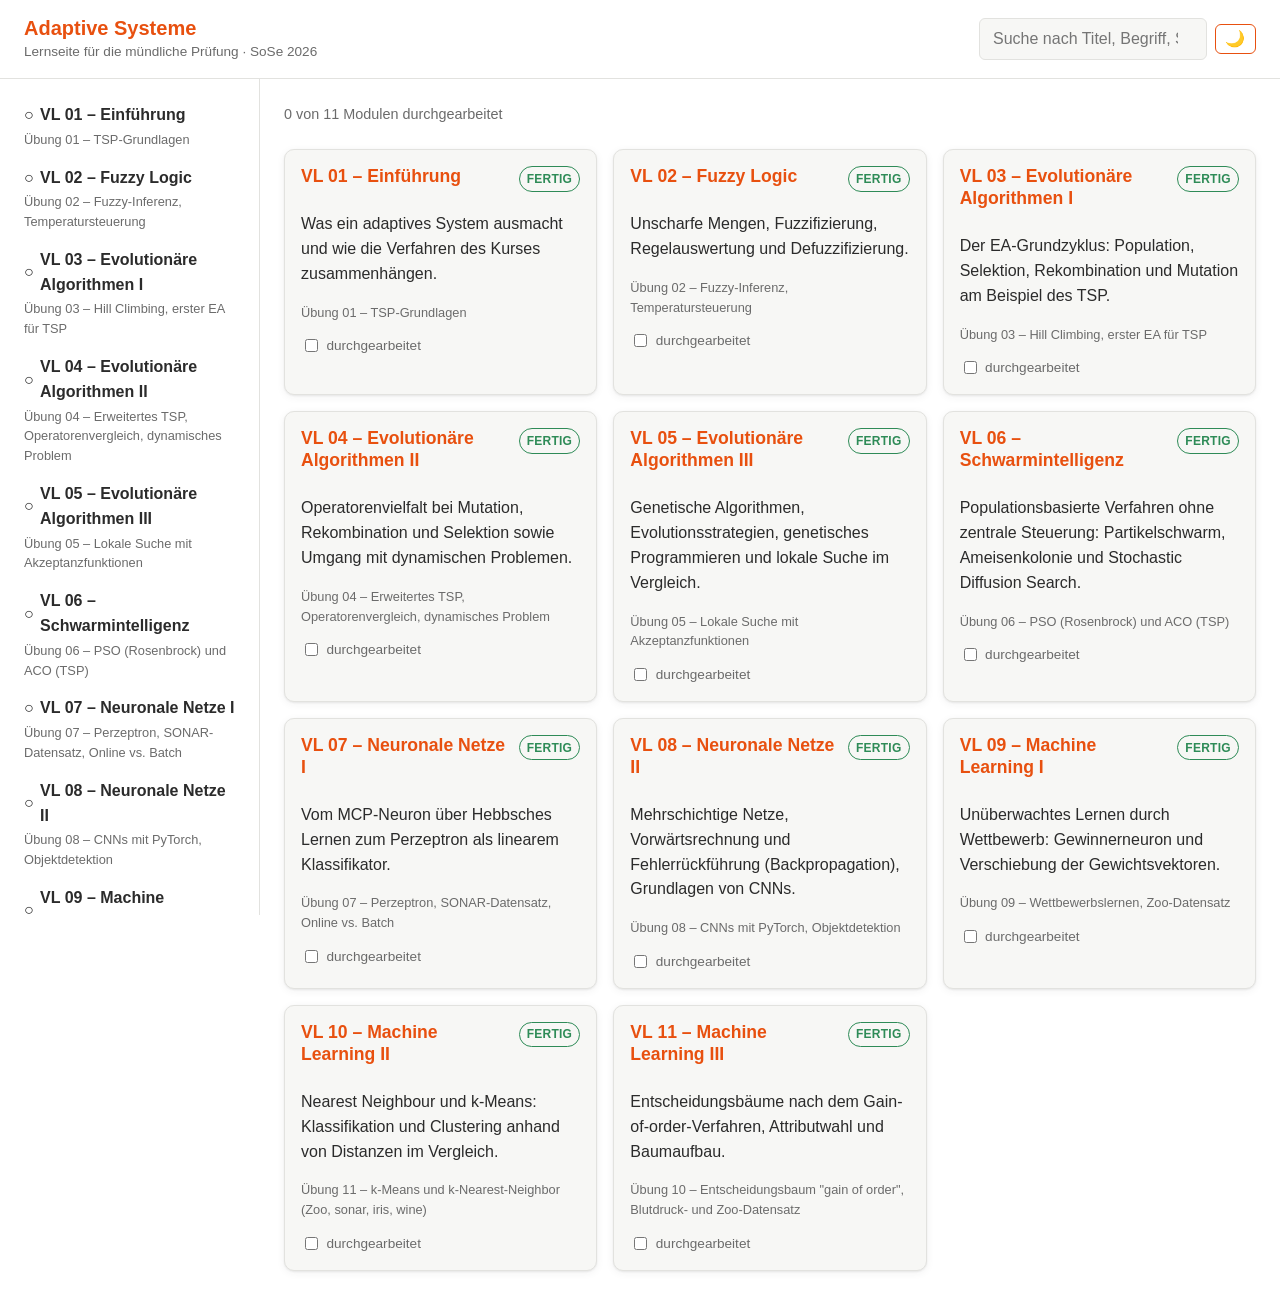
<file: index.html>
<!doctype html>
<html lang="de">
<head>
  <meta charset="utf-8">
  <meta name="viewport" content="width=device-width, initial-scale=1">
  <title>Adaptive Systeme – Lernseite</title>
  <link rel="stylesheet" href="assets/theme.css">
</head>
<body>
  <header class="as-shell-header">
    <div class="as-shell-header__titel">
      <button id="as-header-zurueck" class="as-button as-button--icon as-button--sekundaer" type="button" hidden aria-label="Zurück zur Übersicht" title="Zurück zur Übersicht">←</button>
      <div>
        <h1>Adaptive Systeme</h1>
        <p class="as-shell-header__untertitel">Lernseite für die mündliche Prüfung · SoSe 2026</p>
      </div>
    </div>
    <div class="as-shell-header__controls">
      <input id="as-suche" class="as-suche" type="search" placeholder="Suche nach Titel, Begriff, Schlagwort …" aria-label="Module durchsuchen">
      <button id="as-theme-toggle" class="as-button as-button--icon as-button--sekundaer" type="button">🌙</button>
    </div>
  </header>

  <div class="as-shell-body">
    <nav id="as-sidebar" class="as-sidebar" aria-label="Vorlesungen"></nav>
    <main id="as-main" class="as-main"></main>
  </div>

  <script src="content/manifest.js"></script>
  <script src="assets/module.js"></script>
  <script src="assets/shell.js"></script>
</body>
</html>
</file>
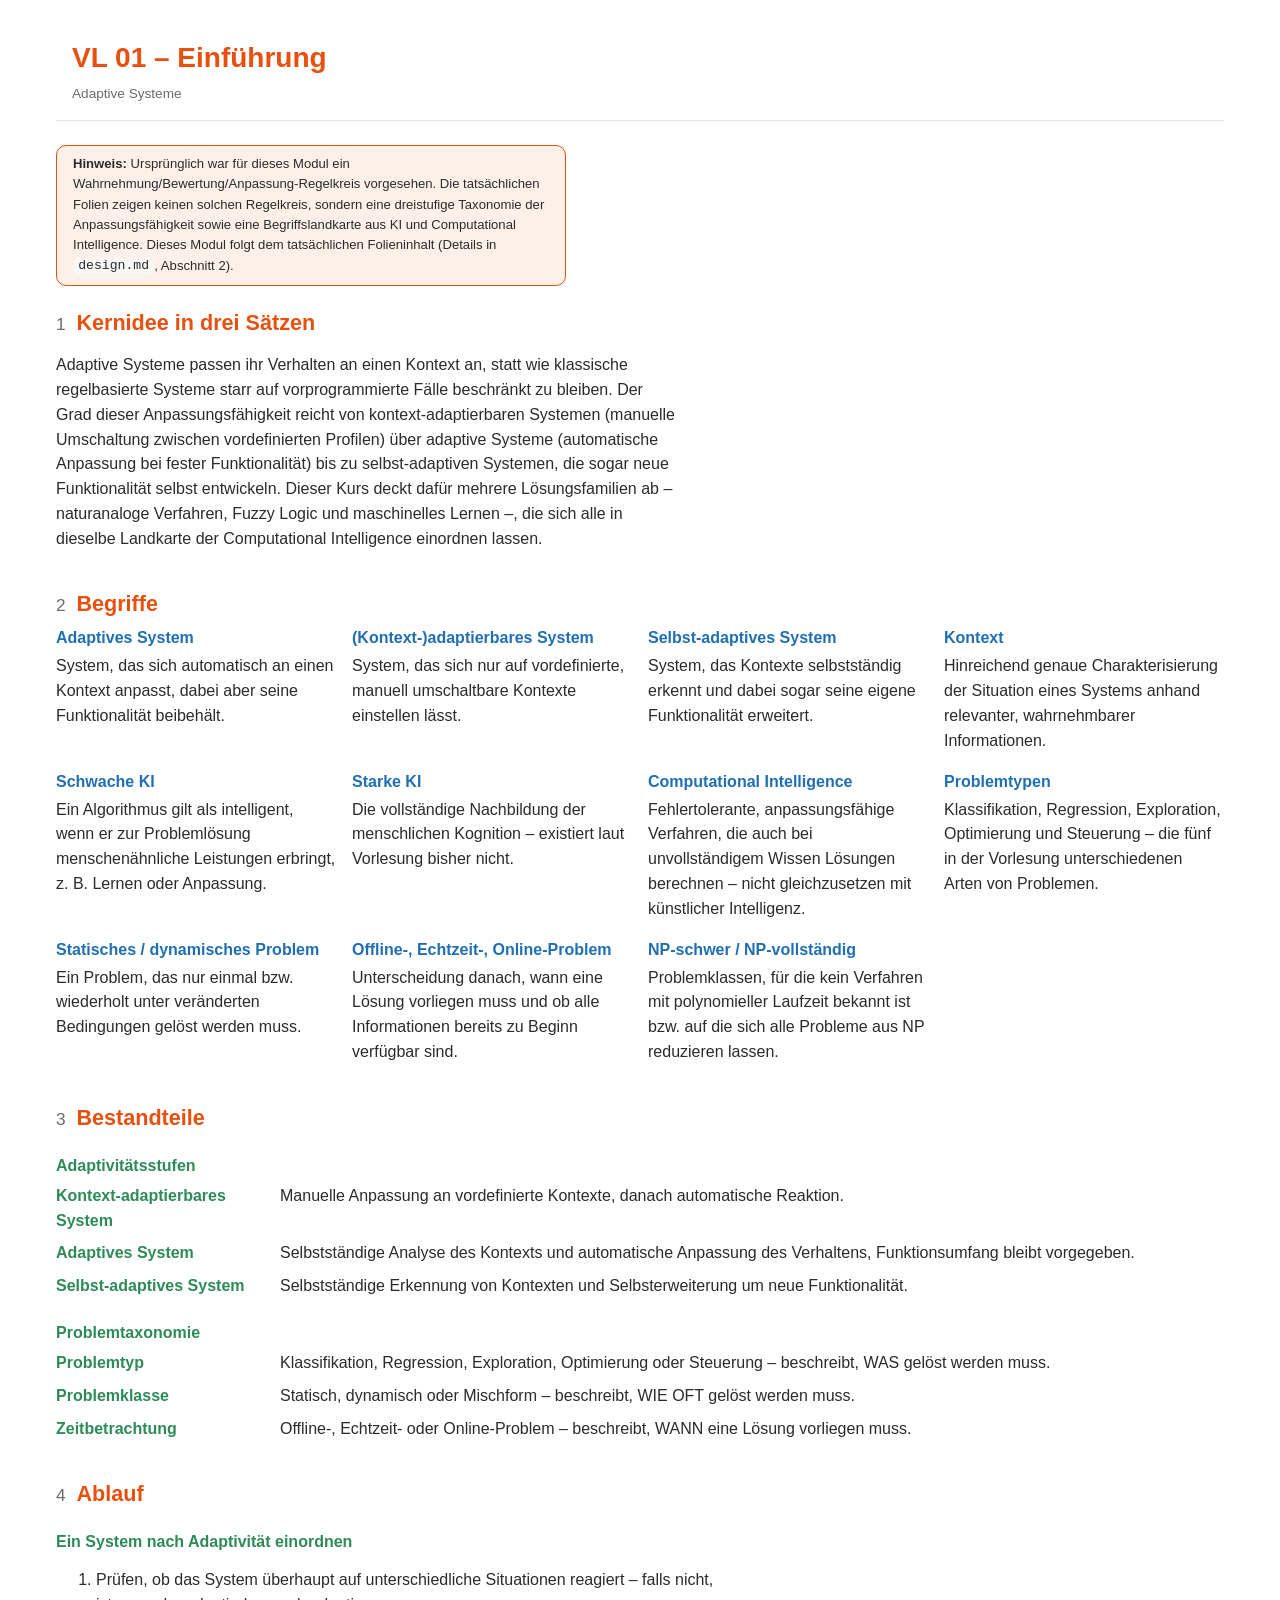
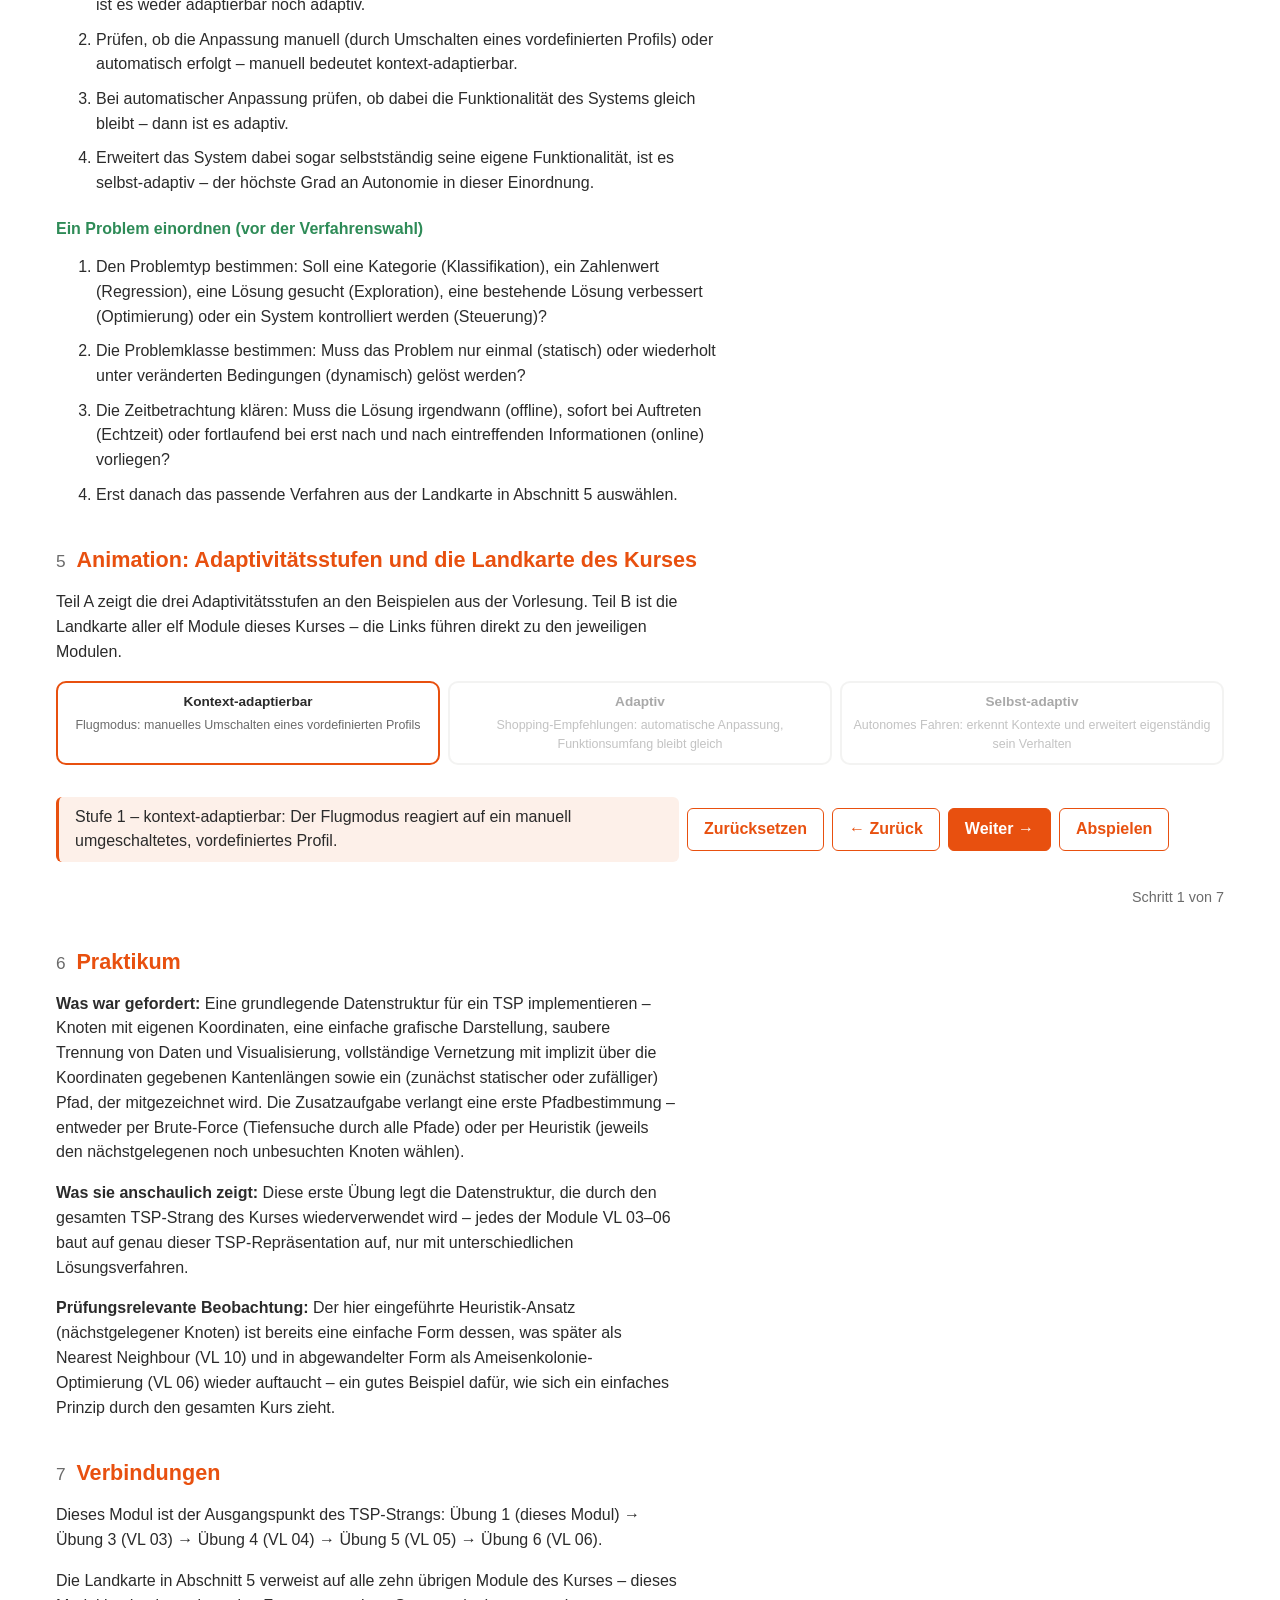
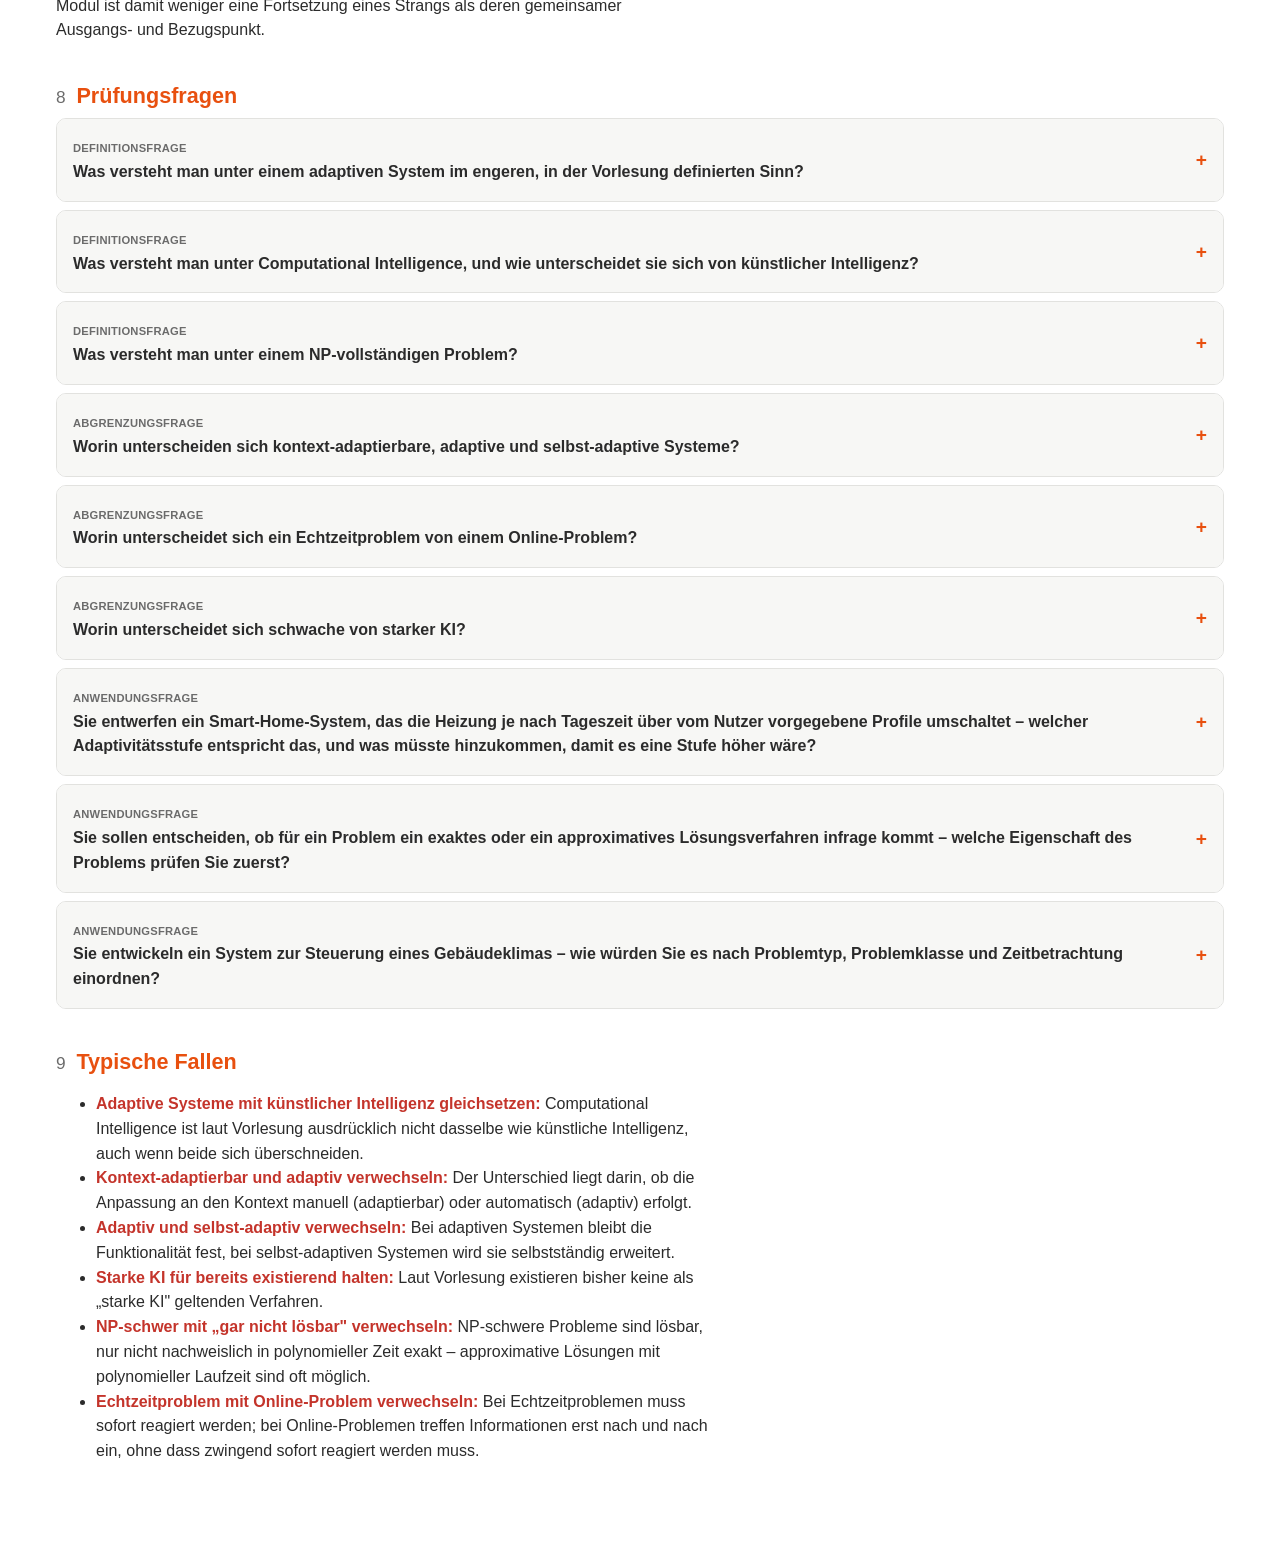
<file: lectures/vl01-einfuehrung.html>
<!doctype html>
<html lang="de">
<head>
  <meta charset="utf-8">
  <meta name="viewport" content="width=device-width, initial-scale=1">
  <title>VL 01 – Einführung · Adaptive Systeme</title>
  <link rel="stylesheet" href="../assets/theme.css">
  <style>
    /* Modulspezifisches Layout - nutzt ausschließlich var(--as-*) aus theme.css. */
    .modul-wrapper { max-width: 1200px; margin: 0 auto; padding: var(--as-abstand-l) var(--as-abstand-m) var(--as-abstand-xl); }
    .modul-kopf { display: flex; flex-wrap: wrap; align-items: center; justify-content: space-between; gap: var(--as-abstand-s); padding: var(--as-abstand-m); border-bottom: 1px solid var(--as-rahmen); margin-bottom: var(--as-abstand-l); }
    .modul-kopf__meta { color: var(--as-text-gedaempft); font-size: 0.85rem; margin: 0.2em 0 0; }
    .quelle-link { font-size: 0.8rem; color: var(--as-text-gedaempft); }
    .hinweis-korrektur { background: var(--as-akzent-gedeckt); border: 1px solid var(--as-akzent); border-radius: var(--as-radius-m); padding: var(--as-abstand-s) var(--as-abstand-m); font-size: 0.82rem; margin-bottom: var(--as-abstand-l); }
    section { margin-bottom: var(--as-abstand-xl); }
    section h2 { display: flex; align-items: baseline; gap: 0.5em; }
    section h2 .modul-nr { color: var(--as-text-gedaempft); font-size: 0.8em; font-weight: 400; }
    section h3 { color: var(--as-ablauf); font-size: 1rem; margin-top: var(--as-abstand-l); }
    .begriffe-liste { display: grid; grid-template-columns: repeat(auto-fill, minmax(240px, 1fr)); gap: var(--as-abstand-m); padding: 0; margin: 0; }
    .begriffe-liste dt { font-weight: 600; color: var(--as-begriff); }
    .begriffe-liste dd { margin: 0.2em 0 0; }
    .bestandteile-liste { display: grid; gap: var(--as-abstand-s); margin: 0 0 var(--as-abstand-m); }
    .bestandteil { display: grid; grid-template-columns: 13rem 1fr; gap: var(--as-abstand-m); align-items: start; }
    .bestandteil dt { font-weight: 600; color: var(--as-ablauf); }
    .bestandteil dd { margin: 0; }
    @media (max-width: 520px) { .bestandteil { grid-template-columns: 1fr; } }
    ol.ablauf-liste li { margin-bottom: 0.6em; }

    /* ---------- Animation ---------- */
    .stufen-row { display: flex; flex-wrap: wrap; gap: var(--as-abstand-s); margin-bottom: var(--as-abstand-m); }
    .stufe-karte { flex: 1 1 150px; padding: var(--as-abstand-s); border: 2px solid var(--as-rahmen); border-radius: var(--as-radius-m); text-align: center; opacity: 0.4; transition: opacity var(--as-transition), border-color var(--as-transition); }
    .stufe-karte[data-aktiv="true"] { opacity: 1; border-color: var(--as-akzent); }
    .stufe-karte__titel { font-weight: 600; font-size: 0.85rem; margin-bottom: 0.3em; }
    .stufe-karte__beispiel { font-size: 0.78rem; color: var(--as-text-gedaempft); }

    .landkarte-gruppe { border: 1px solid var(--as-rahmen); border-radius: var(--as-radius-m); padding: var(--as-abstand-m); margin-bottom: var(--as-abstand-s); background: var(--as-flaeche-erhoeht); display: none; }
    .landkarte-gruppe[data-sichtbar="true"] { display: block; }
    .landkarte-gruppe__titel { font-weight: 600; color: var(--as-ablauf); margin-bottom: 0.5em; }
    .landkarte-links { display: flex; flex-wrap: wrap; gap: var(--as-abstand-s); }
    .landkarte-links a.as-button { text-decoration: none; }
  </style>
</head>
<body>
  <div class="modul-wrapper">
    <header class="modul-kopf">
      <div>
        <h1>VL 01 – Einführung</h1>
        <p class="modul-kopf__meta">Adaptive Systeme</p>
      </div>
    </header>

    <p class="hinweis-korrektur">
      <strong>Hinweis:</strong> Ursprünglich war für dieses Modul ein
      Wahrnehmung/Bewertung/Anpassung-Regelkreis vorgesehen. Die tatsächlichen Folien
      zeigen keinen solchen Regelkreis, sondern eine dreistufige Taxonomie der
      Anpassungsfähigkeit sowie eine Begriffslandkarte aus KI und Computational
      Intelligence. Dieses Modul folgt dem tatsächlichen Folieninhalt (Details in
      <code>design.md</code>, Abschnitt 2).
    </p>

    <section id="kernidee">
      <h2><span class="modul-nr">1</span> Kernidee in drei Sätzen</h2>
      <p>
        Adaptive Systeme passen ihr Verhalten an einen Kontext an, statt wie klassische
        regelbasierte Systeme starr auf vorprogrammierte Fälle beschränkt zu bleiben.
        Der Grad dieser Anpassungsfähigkeit reicht von kontext-adaptierbaren Systemen
        (manuelle Umschaltung zwischen vordefinierten Profilen) über adaptive Systeme
        (automatische Anpassung bei fester Funktionalität) bis zu selbst-adaptiven
        Systemen, die sogar neue Funktionalität selbst entwickeln. Dieser Kurs deckt
        dafür mehrere Lösungsfamilien ab – naturanaloge Verfahren, Fuzzy Logic und
        maschinelles Lernen –, die sich alle in dieselbe Landkarte der Computational
        Intelligence einordnen lassen.
      </p>
    </section>

    <section id="begriffe">
      <h2><span class="modul-nr">2</span> Begriffe</h2>
      <dl class="begriffe-liste">
        <div><dt>Adaptives System</dt><dd>System, das sich automatisch an einen Kontext anpasst, dabei aber seine Funktionalität beibehält.</dd></div>
        <div><dt>(Kontext-)adaptierbares System</dt><dd>System, das sich nur auf vordefinierte, manuell umschaltbare Kontexte einstellen lässt.</dd></div>
        <div><dt>Selbst-adaptives System</dt><dd>System, das Kontexte selbstständig erkennt und dabei sogar seine eigene Funktionalität erweitert.</dd></div>
        <div><dt>Kontext</dt><dd>Hinreichend genaue Charakterisierung der Situation eines Systems anhand relevanter, wahrnehmbarer Informationen.</dd></div>
        <div><dt>Schwache KI</dt><dd>Ein Algorithmus gilt als intelligent, wenn er zur Problemlösung menschenähnliche Leistungen erbringt, z. B. Lernen oder Anpassung.</dd></div>
        <div><dt>Starke KI</dt><dd>Die vollständige Nachbildung der menschlichen Kognition – existiert laut Vorlesung bisher nicht.</dd></div>
        <div><dt>Computational Intelligence</dt><dd>Fehlertolerante, anpassungsfähige Verfahren, die auch bei unvollständigem Wissen Lösungen berechnen – nicht gleichzusetzen mit künstlicher Intelligenz.</dd></div>
        <div><dt>Problemtypen</dt><dd>Klassifikation, Regression, Exploration, Optimierung und Steuerung – die fünf in der Vorlesung unterschiedenen Arten von Problemen.</dd></div>
        <div><dt>Statisches / dynamisches Problem</dt><dd>Ein Problem, das nur einmal bzw. wiederholt unter veränderten Bedingungen gelöst werden muss.</dd></div>
        <div><dt>Offline-, Echtzeit-, Online-Problem</dt><dd>Unterscheidung danach, wann eine Lösung vorliegen muss und ob alle Informationen bereits zu Beginn verfügbar sind.</dd></div>
        <div><dt>NP-schwer / NP-vollständig</dt><dd>Problemklassen, für die kein Verfahren mit polynomieller Laufzeit bekannt ist bzw. auf die sich alle Probleme aus NP reduzieren lassen.</dd></div>
      </dl>
    </section>

    <section id="bestandteile">
      <h2><span class="modul-nr">3</span> Bestandteile</h2>

      <h3>Adaptivitätsstufen</h3>
      <dl class="bestandteile-liste">
        <div class="bestandteil"><dt>Kontext-adaptierbares System</dt><dd>Manuelle Anpassung an vordefinierte Kontexte, danach automatische Reaktion.</dd></div>
        <div class="bestandteil"><dt>Adaptives System</dt><dd>Selbstständige Analyse des Kontexts und automatische Anpassung des Verhaltens, Funktionsumfang bleibt vorgegeben.</dd></div>
        <div class="bestandteil"><dt>Selbst-adaptives System</dt><dd>Selbstständige Erkennung von Kontexten und Selbsterweiterung um neue Funktionalität.</dd></div>
      </dl>

      <h3>Problemtaxonomie</h3>
      <dl class="bestandteile-liste">
        <div class="bestandteil"><dt>Problemtyp</dt><dd>Klassifikation, Regression, Exploration, Optimierung oder Steuerung – beschreibt, WAS gelöst werden muss.</dd></div>
        <div class="bestandteil"><dt>Problemklasse</dt><dd>Statisch, dynamisch oder Mischform – beschreibt, WIE OFT gelöst werden muss.</dd></div>
        <div class="bestandteil"><dt>Zeitbetrachtung</dt><dd>Offline-, Echtzeit- oder Online-Problem – beschreibt, WANN eine Lösung vorliegen muss.</dd></div>
      </dl>
    </section>

    <section id="ablauf">
      <h2><span class="modul-nr">4</span> Ablauf</h2>

      <h3>Ein System nach Adaptivität einordnen</h3>
      <ol class="ablauf-liste">
        <li>Prüfen, ob das System überhaupt auf unterschiedliche Situationen reagiert – falls nicht, ist es weder adaptierbar noch adaptiv.</li>
        <li>Prüfen, ob die Anpassung manuell (durch Umschalten eines vordefinierten Profils) oder automatisch erfolgt – manuell bedeutet kontext-adaptierbar.</li>
        <li>Bei automatischer Anpassung prüfen, ob dabei die Funktionalität des Systems gleich bleibt – dann ist es adaptiv.</li>
        <li>Erweitert das System dabei sogar selbstständig seine eigene Funktionalität, ist es selbst-adaptiv – der höchste Grad an Autonomie in dieser Einordnung.</li>
      </ol>

      <h3>Ein Problem einordnen (vor der Verfahrenswahl)</h3>
      <ol class="ablauf-liste">
        <li>Den Problemtyp bestimmen: Soll eine Kategorie (Klassifikation), ein Zahlenwert (Regression), eine Lösung gesucht (Exploration), eine bestehende Lösung verbessert (Optimierung) oder ein System kontrolliert werden (Steuerung)?</li>
        <li>Die Problemklasse bestimmen: Muss das Problem nur einmal (statisch) oder wiederholt unter veränderten Bedingungen (dynamisch) gelöst werden?</li>
        <li>Die Zeitbetrachtung klären: Muss die Lösung irgendwann (offline), sofort bei Auftreten (Echtzeit) oder fortlaufend bei erst nach und nach eintreffenden Informationen (online) vorliegen?</li>
        <li>Erst danach das passende Verfahren aus der Landkarte in Abschnitt 5 auswählen.</li>
      </ol>
    </section>

    <section id="animation">
      <h2><span class="modul-nr">5</span> Animation: Adaptivitätsstufen und die Landkarte des Kurses</h2>
      <p>
        Teil A zeigt die drei Adaptivitätsstufen an den Beispielen aus der Vorlesung.
        Teil B ist die Landkarte aller elf Module dieses Kurses – die Links führen direkt
        zu den jeweiligen Modulen.
      </p>

      <div class="stufen-row" id="stufen-row"></div>

      <div id="landkarte-container">
        <div class="landkarte-gruppe" id="gruppe-tsp" data-sichtbar="false">
          <div class="landkarte-gruppe__titel">Naturanaloge Verfahren – TSP-Strang</div>
          <div class="landkarte-links">
            <a class="as-button as-button--sekundaer" href="vl03-evolutionaere-algorithmen-i.html">VL 03 – EA I</a>
            <a class="as-button as-button--sekundaer" href="vl04-evolutionaere-algorithmen-ii.html">VL 04 – EA II</a>
            <a class="as-button as-button--sekundaer" href="vl05-evolutionaere-algorithmen-iii.html">VL 05 – EA III</a>
            <a class="as-button as-button--sekundaer" href="vl06-schwarmintelligenz.html">VL 06 – Schwarmintelligenz</a>
          </div>
        </div>

        <div class="landkarte-gruppe" id="gruppe-nn" data-sichtbar="false">
          <div class="landkarte-gruppe__titel">Neuronale Netze</div>
          <div class="landkarte-links">
            <a class="as-button as-button--sekundaer" href="vl07-neuronale-netze-i.html">VL 07 – Neuronale Netze I</a>
            <a class="as-button as-button--sekundaer" href="vl08-neuronale-netze-ii.html">VL 08 – Neuronale Netze II</a>
          </div>
        </div>

        <div class="landkarte-gruppe" id="gruppe-fuzzy" data-sichtbar="false">
          <div class="landkarte-gruppe__titel">Fuzzy Logic</div>
          <div class="landkarte-links">
            <a class="as-button as-button--sekundaer" href="vl02-fuzzy-logic.html">VL 02 – Fuzzy Logic</a>
          </div>
        </div>

        <div class="landkarte-gruppe" id="gruppe-ml" data-sichtbar="false">
          <div class="landkarte-gruppe__titel">Maschinelles Lernen – Zoo-Datensatz-Strang</div>
          <div class="landkarte-links">
            <a class="as-button as-button--sekundaer" href="vl09-machine-learning-i.html">VL 09 – Wettbewerbslernen</a>
            <a class="as-button as-button--sekundaer" href="vl10-machine-learning-ii.html">VL 10 – k-NN / k-Means</a>
            <a class="as-button as-button--sekundaer" href="vl11-machine-learning-iii.html">VL 11 – Entscheidungsbaum</a>
          </div>
        </div>
      </div>

      <div class="as-step-controller">
        <p class="as-step-text" id="ea-step-text" aria-live="polite"></p>
        <button class="as-button as-button--sekundaer" type="button" data-action="reset">Zurücksetzen</button>
        <button class="as-button as-button--sekundaer" type="button" data-action="prev">← Zurück</button>
        <button class="as-button" type="button" data-action="next">Weiter →</button>
        <button class="as-button as-button--sekundaer" type="button" data-action="play">Abspielen</button>
        <span class="as-step-zaehler" id="ea-zaehler"></span>
      </div>
    </section>

    <section id="praktikum">
      <h2><span class="modul-nr">6</span> Praktikum</h2>
      <p>
        <strong>Was war gefordert:</strong> Eine grundlegende Datenstruktur für ein TSP
        implementieren – Knoten mit eigenen Koordinaten, eine einfache grafische
        Darstellung, saubere Trennung von Daten und Visualisierung, vollständige
        Vernetzung mit implizit über die Koordinaten gegebenen Kantenlängen sowie ein
        (zunächst statischer oder zufälliger) Pfad, der mitgezeichnet wird. Die
        Zusatzaufgabe verlangt eine erste Pfadbestimmung – entweder per Brute-Force
        (Tiefensuche durch alle Pfade) oder per Heuristik (jeweils den nächstgelegenen
        noch unbesuchten Knoten wählen).
      </p>
      <p>
        <strong>Was sie anschaulich zeigt:</strong> Diese erste Übung legt die
        Datenstruktur, die durch den gesamten TSP-Strang des Kurses wiederverwendet
        wird – jedes der Module VL 03–06 baut auf genau dieser TSP-Repräsentation auf,
        nur mit unterschiedlichen Lösungsverfahren.
      </p>
      <p>
        <strong>Prüfungsrelevante Beobachtung:</strong> Der hier eingeführte
        Heuristik-Ansatz (nächstgelegener Knoten) ist bereits eine einfache Form dessen,
        was später als Nearest Neighbour (VL 10) und in abgewandelter Form als
        Ameisenkolonie-Optimierung (VL 06) wieder auftaucht – ein gutes Beispiel dafür,
        wie sich ein einfaches Prinzip durch den gesamten Kurs zieht.
      </p>
    </section>

    <section id="verbindungen">
      <h2><span class="modul-nr">7</span> Verbindungen</h2>
      <p>
        Dieses Modul ist der Ausgangspunkt des TSP-Strangs: Übung 1 (dieses Modul) →
        Übung 3 (VL 03) → Übung 4 (VL 04) → Übung 5 (VL 05) → Übung 6 (VL 06).
      </p>
      <p>
        Die Landkarte in Abschnitt 5 verweist auf alle zehn übrigen Module des Kurses –
        dieses Modul ist damit weniger eine Fortsetzung eines Strangs als deren
        gemeinsamer Ausgangs- und Bezugspunkt.
      </p>
    </section>

    <section id="pruefungsfragen">
      <h2><span class="modul-nr">8</span> Prüfungsfragen</h2>
      <div id="quiz-container">

        <div class="as-quiz-item">
          <button class="as-quiz-frage" type="button">
            <span><span class="as-quiz-typ">Definitionsfrage</span><br>Was versteht man unter einem adaptiven System im engeren, in der Vorlesung definierten Sinn?</span>
          </button>
          <div class="as-quiz-antwort">
            <p>Ein adaptives System analysiert seinen Anwendungskontext selbstständig
            und passt sein Verhalten automatisch daran an, ohne dass ein Nutzer manuell
            eingreifen muss. Anders als bei einem kontext-adaptierbaren System muss der
            Kontext dabei nicht mehr eindeutig vordefiniert sein, er kann auch diffus
            sein. Der Funktionsumfang des Systems bleibt dabei aber weiterhin klar
            vorgegeben – das System erweitert seine Fähigkeiten nicht selbst, das wäre
            die nächsthöhere Stufe, ein selbst-adaptives System.</p>
          </div>
        </div>

        <div class="as-quiz-item">
          <button class="as-quiz-frage" type="button">
            <span><span class="as-quiz-typ">Definitionsfrage</span><br>Was versteht man unter Computational Intelligence, und wie unterscheidet sie sich von künstlicher Intelligenz?</span>
          </button>
          <div class="as-quiz-antwort">
            <p>Computational Intelligence bezeichnet Verfahren, die auch bei nicht
            vollständigem Wissen – etwa unbekanntem Kontext – Lösungen berechnen
            können, und die dabei fehlertolerant, anpassungsfähig und häufig gut
            parallelisierbar sind. Sie überschneidet sich zwar mit künstlicher
            Intelligenz, ist aber laut Vorlesung ausdrücklich nicht dasselbe – viele
            Verfahren der Computational Intelligence, etwa naturanaloge Algorithmen,
            werden nicht notwendigerweise als klassische KI-Verfahren eingeordnet.</p>
          </div>
        </div>

        <div class="as-quiz-item">
          <button class="as-quiz-frage" type="button">
            <span><span class="as-quiz-typ">Definitionsfrage</span><br>Was versteht man unter einem NP-vollständigen Problem?</span>
          </button>
          <div class="as-quiz-antwort">
            <p>Ein Problem ist NP-schwer, wenn es mindestens so schwer lösbar ist wie
            alle Probleme der Klasse NP – der Klasse aller Probleme, die sich nicht
            nachweislich in polynomieller Zeit lösen lassen. Ist ein NP-schweres
            Problem zusätzlich selbst Teil von NP, heißt es NP-vollständig; alle
            anderen Probleme aus NP lassen sich auf ein NP-vollständiges Problem
            zurückführen. Ob P = NP gilt, also ob sich alle diese Probleme doch in
            polynomieller Zeit exakt lösen lassen, ist eines der bekanntesten offenen
            Probleme der Informatik.</p>
          </div>
        </div>

        <div class="as-quiz-item">
          <button class="as-quiz-frage" type="button">
            <span><span class="as-quiz-typ">Abgrenzungsfrage</span><br>Worin unterscheiden sich kontext-adaptierbare, adaptive und selbst-adaptive Systeme?</span>
          </button>
          <div class="as-quiz-antwort">
            <p>Ein kontext-adaptierbares System passt sich nur an vordefinierte
            Kontexte an, die manuell umgeschaltet werden, etwa der Flugmodus eines
            Smartphones. Ein adaptives System erkennt seinen Kontext selbstständig und
            passt sein Verhalten automatisch an, ohne dass sich sein Funktionsumfang
            ändert, etwa personalisierte Werbung. Ein selbst-adaptives System geht noch
            weiter: Es erkennt Kontexte selbstständig und kann dabei sogar neue
            Funktionalität entwickeln, wie es die Vorlesung am Beispiel des vollständig
            autonomen Fahrens zeigt. Der Grad der Autonomie und Anpassungsfähigkeit
            steigt in dieser Reihenfolge.</p>
          </div>
        </div>

        <div class="as-quiz-item">
          <button class="as-quiz-frage" type="button">
            <span><span class="as-quiz-typ">Abgrenzungsfrage</span><br>Worin unterscheidet sich ein Echtzeitproblem von einem Online-Problem?</span>
          </button>
          <div class="as-quiz-antwort">
            <p>Bei einem Echtzeitproblem muss eine Lösung zeitnah oder sofort nach dem
            Auftreten des Problems gefunden werden, etwa bei der Steuerung des
            Gebäudeklimas. Bei einem Online-Problem muss die Lösung ebenfalls zeitnah
            vorliegen, doch der entscheidende Unterschied ist, dass die benötigten
            Informationen erst nach und nach eintreffen, während das Verfahren bereits
            läuft – wie beim autonomen Fahren, wo neue Sensordaten laufend
            hinzukommen. Ein Problem kann also durchaus beide Eigenschaften gleichzeitig
            haben.</p>
          </div>
        </div>

        <div class="as-quiz-item">
          <button class="as-quiz-frage" type="button">
            <span><span class="as-quiz-typ">Abgrenzungsfrage</span><br>Worin unterscheidet sich schwache von starker KI?</span>
          </button>
          <div class="as-quiz-antwort">
            <p>Ein Algorithmus gilt als schwache KI, wenn er zur Lösung eines Problems
            menschenähnliche Leistungen erbringt, etwa Lernen, Anpassung oder
            Schlussfolgerung, ohne dabei die menschliche Kognition tatsächlich
            nachzubilden. Starke KI würde dagegen die menschliche Kognition
            vollständig nachbilden. Laut Vorlesung existieren bisher ausschließlich
            Verfahren der schwachen KI – alle im Kurs behandelten Verfahren, von
            evolutionären Algorithmen bis zu neuronalen Netzen, fallen also in diese
            Kategorie.</p>
          </div>
        </div>

        <div class="as-quiz-item">
          <button class="as-quiz-frage" type="button">
            <span><span class="as-quiz-typ">Anwendungsfrage</span><br>Sie entwerfen ein Smart-Home-System, das die Heizung je nach Tageszeit über vom Nutzer vorgegebene Profile umschaltet – welcher Adaptivitätsstufe entspricht das, und was müsste hinzukommen, damit es eine Stufe höher wäre?</span>
          </button>
          <div class="as-quiz-antwort">
            <p>Das entspricht einem kontext-adaptierbaren System: Die Kontexte – die
            Tageszeit-Profile – sind vordefiniert und werden letztlich nach einer festen
            Regel umgeschaltet, ähnlich wie beim Flugmodus eines Smartphones. Um daraus
            ein adaptives System zu machen, müsste das System den Kontext
            selbstständig erkennen, statt sich auf starre, vordefinierte Zeitprofile zu
            verlassen – etwa indem es aus dem tatsächlichen Nutzerverhalten lernt, wann
            geheizt werden soll, ohne dass der Funktionsumfang „Heizung steuern" sich
            dabei ändert.</p>
          </div>
        </div>

        <div class="as-quiz-item">
          <button class="as-quiz-frage" type="button">
            <span><span class="as-quiz-typ">Anwendungsfrage</span><br>Sie sollen entscheiden, ob für ein Problem ein exaktes oder ein approximatives Lösungsverfahren infrage kommt – welche Eigenschaft des Problems prüfen Sie zuerst?</span>
          </button>
          <div class="as-quiz-antwort">
            <p>Ich würde zuerst prüfen, in welcher Komplexitätsklasse das Problem
            liegt, insbesondere ob es NP-schwer ist. Ist das der Fall, wächst die
            Laufzeit exakter Verfahren mit der Problemgröße exponentiell, wie es die
            Vorlesung am Beispiel des Handlungsreisendenproblems zeigt – schon bei
            überschaubaren Problemgrößen wird ein exaktes Verfahren dann unpraktikabel.
            In diesem Fall würde ich ein approximatives Verfahren mit polynomieller
            Laufzeit bevorzugen, das eine nah an der optimalen liegende, aber nicht
            zwingend exakte Lösung liefert.</p>
          </div>
        </div>

        <div class="as-quiz-item">
          <button class="as-quiz-frage" type="button">
            <span><span class="as-quiz-typ">Anwendungsfrage</span><br>Sie entwickeln ein System zur Steuerung eines Gebäudeklimas – wie würden Sie es nach Problemtyp, Problemklasse und Zeitbetrachtung einordnen?</span>
          </button>
          <div class="as-quiz-antwort">
            <p>Nach Problemtyp ist das laut Vorlesung ein Steuerungsproblem, da ein
            bestehendes System – die Klimaanlage – kontrolliert werden soll. Nach
            Problemklasse ist es ein dynamisches Problem, da sich die passende
            Einstellung mit wechselnden äußeren Bedingungen wiederholt ändert und immer
            wieder neu bestimmt werden muss. Nach Zeitbetrachtung ist es ein
            Echtzeitproblem, da auf Temperaturänderungen zeitnah reagiert werden muss,
            damit ein angenehmes Klima erhalten bleibt.</p>
          </div>
        </div>

      </div>
    </section>

    <section id="typische-fallen">
      <h2><span class="modul-nr">9</span> Typische Fallen</h2>
      <ul>
        <li><span class="as-achtung">Adaptive Systeme mit künstlicher Intelligenz
        gleichsetzen:</span> Computational Intelligence ist laut Vorlesung ausdrücklich
        nicht dasselbe wie künstliche Intelligenz, auch wenn beide sich überschneiden.</li>
        <li><span class="as-achtung">Kontext-adaptierbar und adaptiv
        verwechseln:</span> Der Unterschied liegt darin, ob die Anpassung an den
        Kontext manuell (adaptierbar) oder automatisch (adaptiv) erfolgt.</li>
        <li><span class="as-achtung">Adaptiv und selbst-adaptiv verwechseln:</span> Bei
        adaptiven Systemen bleibt die Funktionalität fest, bei selbst-adaptiven Systemen
        wird sie selbstständig erweitert.</li>
        <li><span class="as-achtung">Starke KI für bereits existierend halten:</span>
        Laut Vorlesung existieren bisher keine als „starke KI" geltenden Verfahren.</li>
        <li><span class="as-achtung">NP-schwer mit „gar nicht lösbar"
        verwechseln:</span> NP-schwere Probleme sind lösbar, nur nicht nachweislich in
        polynomieller Zeit exakt – approximative Lösungen mit polynomieller Laufzeit
        sind oft möglich.</li>
        <li><span class="as-achtung">Echtzeitproblem mit Online-Problem
        verwechseln:</span> Bei Echtzeitproblemen muss sofort reagiert werden; bei
        Online-Problemen treffen Informationen erst nach und nach ein, ohne dass
        zwingend sofort reagiert werden muss.</li>
      </ul>
    </section>
  </div>

  <script src="../assets/module.js"></script>
  <script>
    (function () {
      "use strict";

      var STUFEN = [
        { id: "adaptierbar", titel: "Kontext-adaptierbar", beispiel: "Flugmodus: manuelles Umschalten eines vordefinierten Profils" },
        { id: "adaptiv", titel: "Adaptiv", beispiel: "Shopping-Empfehlungen: automatische Anpassung, Funktionsumfang bleibt gleich" },
        { id: "selbstadaptiv", titel: "Selbst-adaptiv", beispiel: "Autonomes Fahren: erkennt Kontexte und erweitert eigenständig sein Verhalten" }
      ];

      function buildStufenRow() {
        var row = document.getElementById("stufen-row");
        STUFEN.forEach(function (s) {
          var karte = document.createElement("div");
          karte.className = "stufe-karte";
          karte.id = "stufe-" + s.id;
          karte.dataset.aktiv = "false";
          karte.innerHTML =
            '<div class="stufe-karte__titel">' + s.titel + '</div>' +
            '<div class="stufe-karte__beispiel">' + s.beispiel + '</div>';
          row.appendChild(karte);
        });
      }

      function setStufe(index) {
        STUFEN.forEach(function (s, i) {
          document.getElementById("stufe-" + s.id).dataset.aktiv = (i === index) ? "true" : "false";
        });
      }

      var GRUPPEN = ["gruppe-tsp", "gruppe-nn", "gruppe-fuzzy", "gruppe-ml"];

      function setLandkarte(anzahlSichtbar) {
        GRUPPEN.forEach(function (id, i) {
          document.getElementById(id).dataset.sichtbar = (i < anzahlSichtbar) ? "true" : "false";
        });
      }

      var SCHRITTE = [
        "Stufe 1 – kontext-adaptierbar: Der Flugmodus reagiert auf ein manuell umgeschaltetes, vordefiniertes Profil.",
        "Stufe 2 – adaptiv: Shopping-Empfehlungen passen sich automatisch an das beobachtete Kaufverhalten an, der Funktionsumfang „Produkte empfehlen“ bleibt dabei unverändert.",
        "Stufe 3 – selbst-adaptiv: Ein autonomes Fahrzeug erkennt Kontexte selbstständig und kann sein Verhalten – im Extremfall auch seine Fähigkeiten – eigenständig erweitern.",
        "Die Landkarte des Kurses: Naturanaloge Verfahren am TSP-Strang – Evolutionäre Algorithmen (VL 03–05) und Schwarmintelligenz (VL 06).",
        "Neuronale Netze (VL 07–08): vom MCP-Neuron über das Perzeptron bis zu mehrschichtigen Netzen und CNNs.",
        "Fuzzy Logic (VL 02): regelbasierte Steuerung mit unscharfen, sprachlich formulierten Aussagen.",
        "Maschinelles Lernen am Zoo-Datensatz-Strang (VL 09–11): Wettbewerbslernen, k-NN/k-Means und Entscheidungsbäume – die komplette Landkarte des Kurses ist jetzt sichtbar."
      ];

      function render(step) {
        if (step <= 2) {
          setStufe(step);
        } else {
          setStufe(-1);
        }
        setLandkarte(step >= 3 ? step - 2 : 0);

        document.getElementById("ea-step-text").textContent = SCHRITTE[step];
        document.getElementById("ea-zaehler").textContent = "Schritt " + (step + 1) + " von " + SCHRITTE.length;
      }

      document.addEventListener("DOMContentLoaded", function () {
        buildStufenRow();

        if (window.ASModule) {
          window.ASModule.initTheme(document.getElementById("as-theme-toggle"));
          window.ASModule.initQuiz("#quiz-container");
        }

        var controller = window.ASModule.createStepController({
          stepCount: SCHRITTE.length,
          onRender: render
        });

        document.querySelectorAll("[data-action]").forEach(function (btn) {
          btn.addEventListener("click", function () {
            var action = btn.getAttribute("data-action");
            if (action === "next") controller.next();
            else if (action === "prev") controller.prev();
            else if (action === "reset") controller.reset();
            else if (action === "play") controller.play();
          });
        });
      });
    })();
  </script>
</body>
</html>
</file>
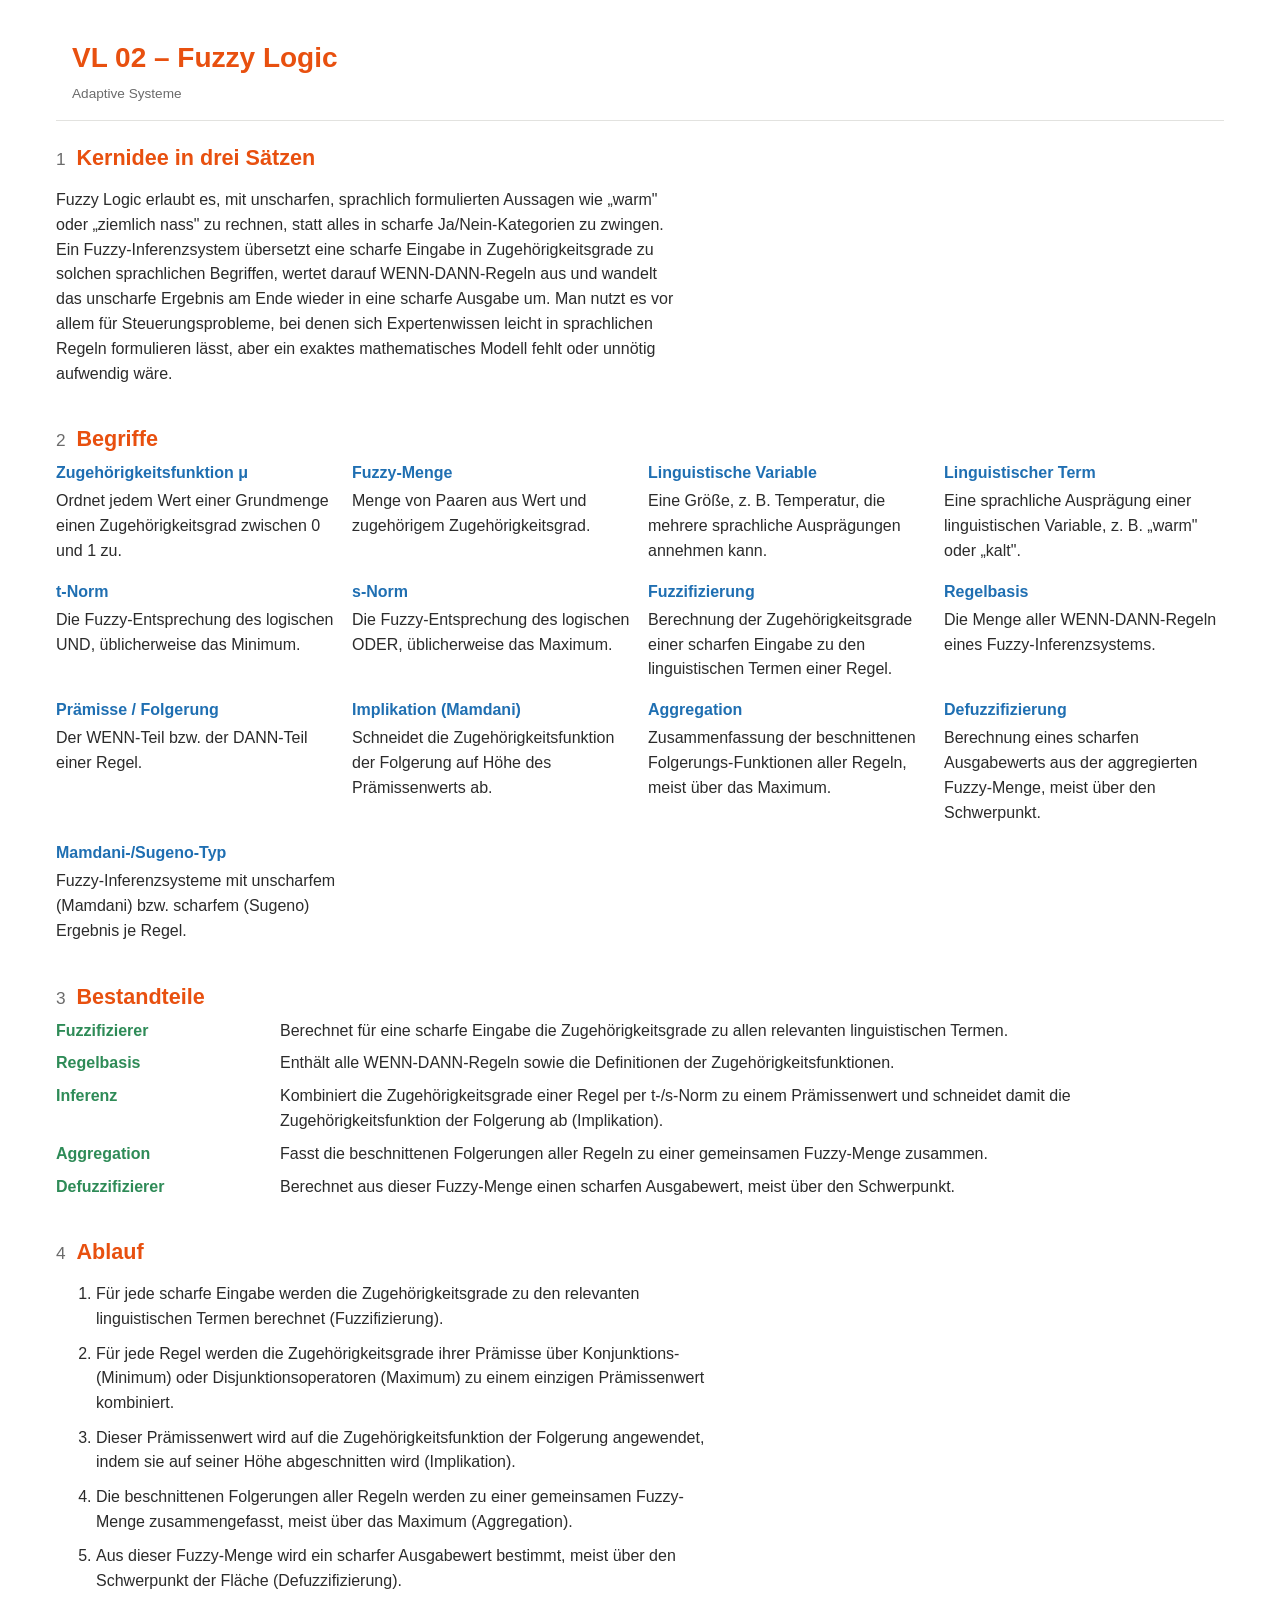
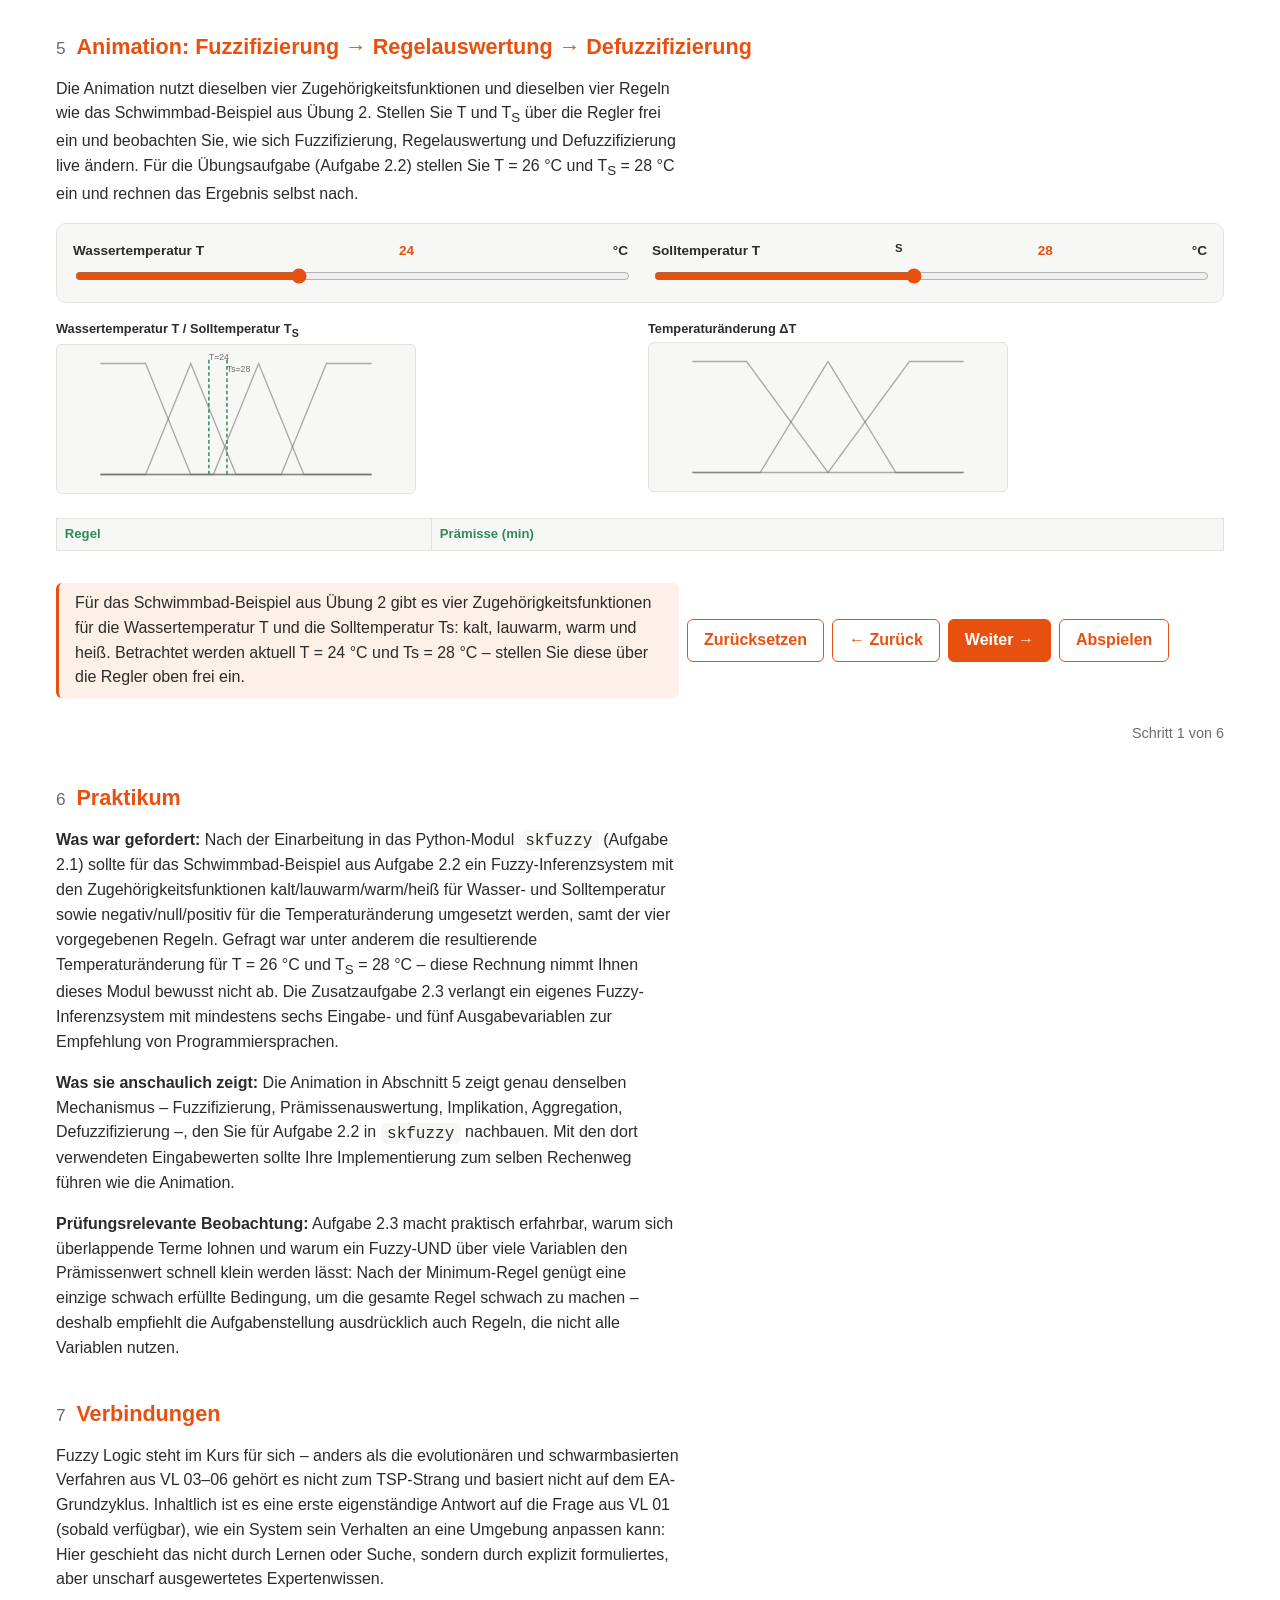
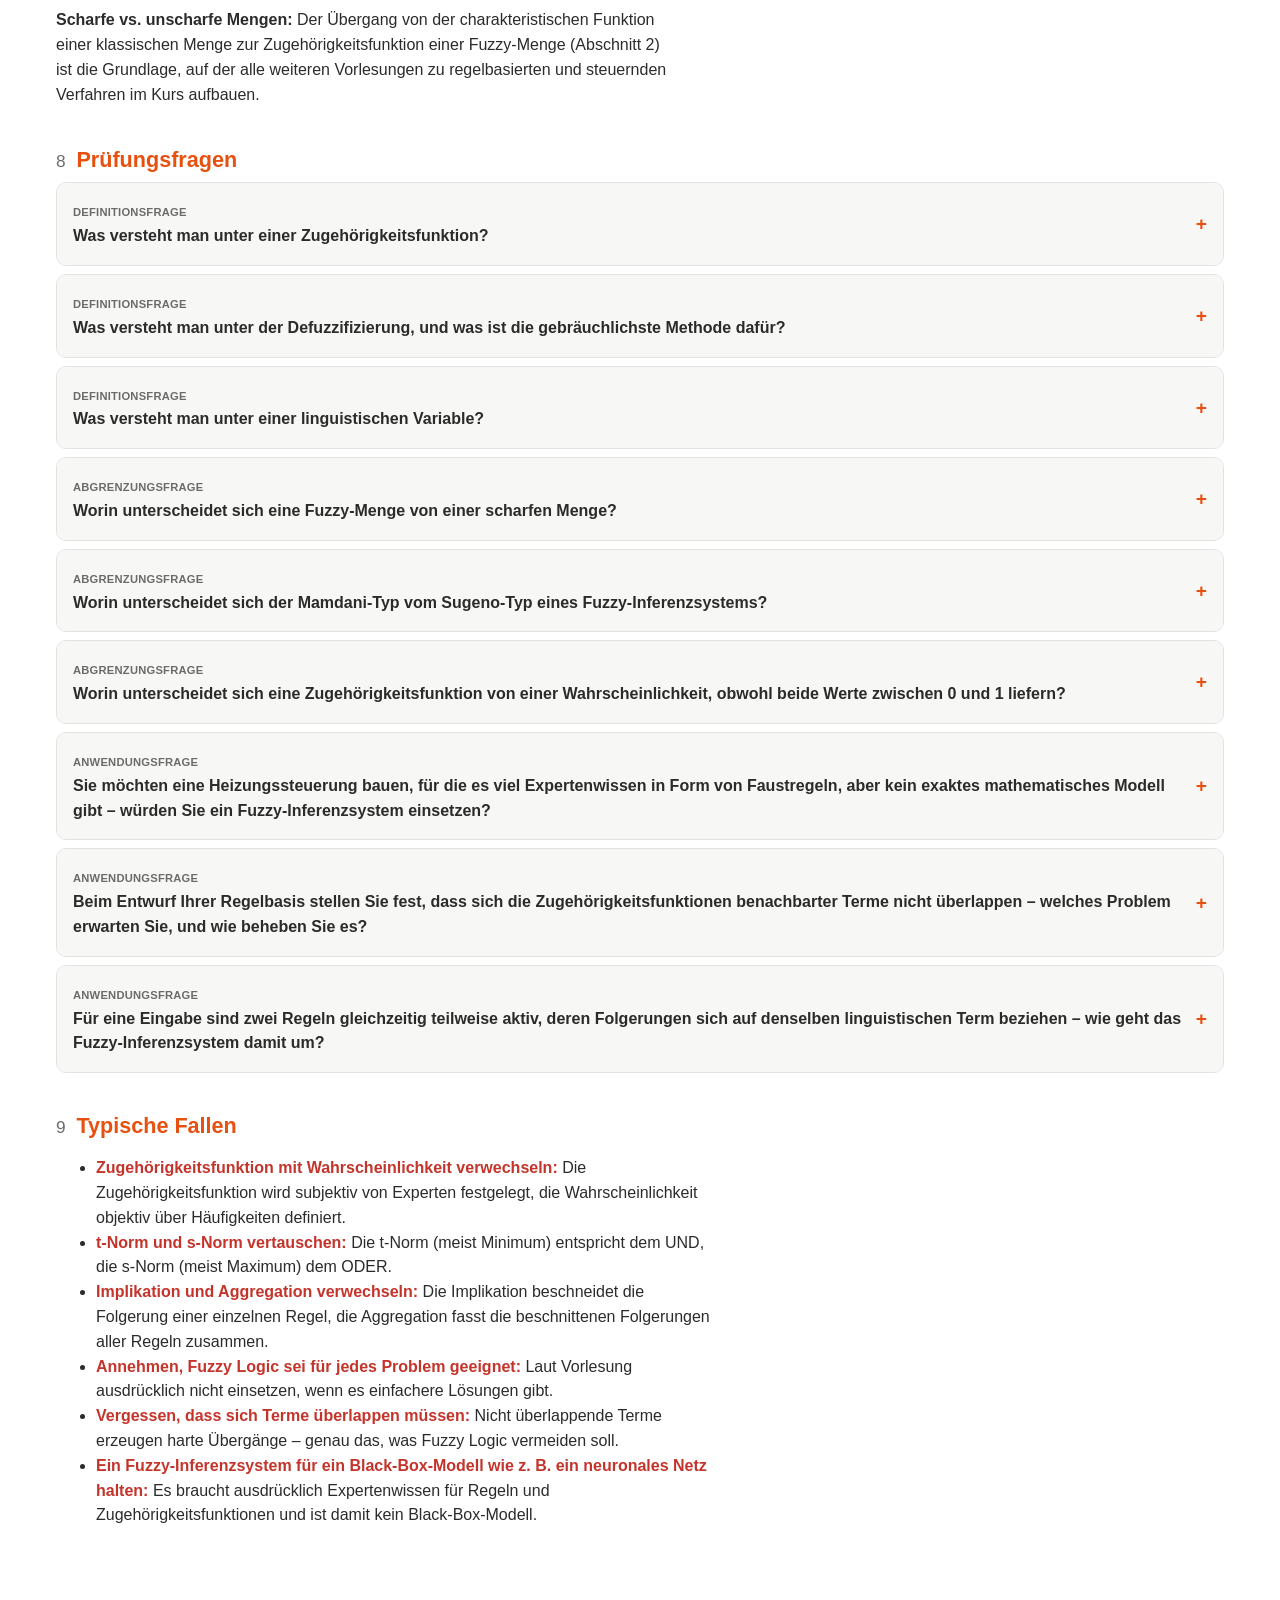
<file: lectures/vl02-fuzzy-logic.html>
<!doctype html>
<html lang="de">
<head>
  <meta charset="utf-8">
  <meta name="viewport" content="width=device-width, initial-scale=1">
  <title>VL 02 – Fuzzy Logic · Adaptive Systeme</title>
  <link rel="stylesheet" href="../assets/theme.css">
  <style>
    /* Modulspezifisches Layout - nutzt ausschließlich var(--as-*) aus theme.css. */
    .modul-wrapper { max-width: 1200px; margin: 0 auto; padding: var(--as-abstand-l) var(--as-abstand-m) var(--as-abstand-xl); }
    .modul-kopf { display: flex; flex-wrap: wrap; align-items: center; justify-content: space-between; gap: var(--as-abstand-s); padding: var(--as-abstand-m); border-bottom: 1px solid var(--as-rahmen); margin-bottom: var(--as-abstand-l); }
    .modul-kopf__meta { color: var(--as-text-gedaempft); font-size: 0.85rem; margin: 0.2em 0 0; }
    .quelle-link { font-size: 0.8rem; color: var(--as-text-gedaempft); }
    section { margin-bottom: var(--as-abstand-xl); }
    section h2 { display: flex; align-items: baseline; gap: 0.5em; }
    section h2 .modul-nr { color: var(--as-text-gedaempft); font-size: 0.8em; font-weight: 400; }
    .begriffe-liste { display: grid; grid-template-columns: repeat(auto-fill, minmax(240px, 1fr)); gap: var(--as-abstand-m); padding: 0; margin: 0; }
    .begriffe-liste dt { font-weight: 600; color: var(--as-begriff); }
    .begriffe-liste dd { margin: 0.2em 0 0; }
    .bestandteile-liste { display: grid; gap: var(--as-abstand-s); margin: 0 0 var(--as-abstand-m); }
    .bestandteil { display: grid; grid-template-columns: 13rem 1fr; gap: var(--as-abstand-m); align-items: start; }
    .bestandteil dt { font-weight: 600; color: var(--as-ablauf); }
    .bestandteil dd { margin: 0; }
    @media (max-width: 520px) { .bestandteil { grid-template-columns: 1fr; } }
    ol.ablauf-liste li { margin-bottom: 0.6em; }

    /* ---------- Animation ---------- */
    .fz-charts { display: flex; flex-wrap: wrap; gap: var(--as-abstand-m); margin-bottom: var(--as-abstand-m); }
    .fz-chart { flex: 1 1 300px; }
    .fz-chart svg { width: 100%; max-width: 360px; height: 150px; background: var(--as-flaeche-erhoeht); border: 1px solid var(--as-rahmen); border-radius: var(--as-radius-s); }
    .fz-chart__titel { font-size: 0.8rem; font-weight: 600; margin-bottom: 0.3em; }
    .fz-kurve { fill: none; stroke: var(--as-rahmen-stark, var(--as-text-gedaempft)); stroke-width: 1.1; opacity: 0.55; }
    .fz-kurve--marker { fill: none; stroke: var(--as-begriff); stroke-width: 1.3; opacity: 0.9; }
    .fz-flaeche { fill: var(--as-akzent); opacity: 0.35; stroke: var(--as-akzent); stroke-width: 1; }
    .fz-eingabe-linie { stroke: var(--as-ablauf); stroke-width: 1.2; stroke-dasharray: 3 2; }
    .fz-text { font-size: 7px; fill: var(--as-text-gedaempft); }
    .fz-centroid { fill: var(--as-akzent); }
    .fz-legende { font-size: 0.75rem; color: var(--as-text-gedaempft); margin: 0.3em 0 0; }

    .fz-regeln { overflow-x: auto; }
    table.fz-regeln-tabelle { border-collapse: collapse; width: 100%; font-size: 0.82rem; }
    table.fz-regeln-tabelle th, table.fz-regeln-tabelle td { border: 1px solid var(--as-rahmen); padding: 0.4em 0.6em; text-align: left; }
    table.fz-regeln-tabelle th { background: var(--as-flaeche-erhoeht); color: var(--as-ablauf); }
    table.fz-regeln-tabelle tr[data-aktiv="true"] td { font-weight: 600; color: var(--as-akzent); }
  </style>
</head>
<body>
  <div class="modul-wrapper">
    <header class="modul-kopf">
      <div>
        <h1>VL 02 – Fuzzy Logic</h1>
        <p class="modul-kopf__meta">Adaptive Systeme</p>
      </div>
    </header>

    <section id="kernidee">
      <h2><span class="modul-nr">1</span> Kernidee in drei Sätzen</h2>
      <p>
        Fuzzy Logic erlaubt es, mit unscharfen, sprachlich formulierten Aussagen wie
        „warm" oder „ziemlich nass" zu rechnen, statt alles in scharfe Ja/Nein-Kategorien
        zu zwingen. Ein Fuzzy-Inferenzsystem übersetzt eine scharfe Eingabe in
        Zugehörigkeitsgrade zu solchen sprachlichen Begriffen, wertet darauf
        WENN-DANN-Regeln aus und wandelt das unscharfe Ergebnis am Ende wieder in eine
        scharfe Ausgabe um. Man nutzt es vor allem für Steuerungsprobleme, bei denen sich
        Expertenwissen leicht in sprachlichen Regeln formulieren lässt, aber ein exaktes
        mathematisches Modell fehlt oder unnötig aufwendig wäre.
      </p>
    </section>

    <section id="begriffe">
      <h2><span class="modul-nr">2</span> Begriffe</h2>
      <dl class="begriffe-liste">
        <div><dt>Zugehörigkeitsfunktion μ</dt><dd>Ordnet jedem Wert einer Grundmenge einen Zugehörigkeitsgrad zwischen 0 und 1 zu.</dd></div>
        <div><dt>Fuzzy-Menge</dt><dd>Menge von Paaren aus Wert und zugehörigem Zugehörigkeitsgrad.</dd></div>
        <div><dt>Linguistische Variable</dt><dd>Eine Größe, z. B. Temperatur, die mehrere sprachliche Ausprägungen annehmen kann.</dd></div>
        <div><dt>Linguistischer Term</dt><dd>Eine sprachliche Ausprägung einer linguistischen Variable, z. B. „warm" oder „kalt".</dd></div>
        <div><dt>t-Norm</dt><dd>Die Fuzzy-Entsprechung des logischen UND, üblicherweise das Minimum.</dd></div>
        <div><dt>s-Norm</dt><dd>Die Fuzzy-Entsprechung des logischen ODER, üblicherweise das Maximum.</dd></div>
        <div><dt>Fuzzifizierung</dt><dd>Berechnung der Zugehörigkeitsgrade einer scharfen Eingabe zu den linguistischen Termen einer Regel.</dd></div>
        <div><dt>Regelbasis</dt><dd>Die Menge aller WENN-DANN-Regeln eines Fuzzy-Inferenzsystems.</dd></div>
        <div><dt>Prämisse / Folgerung</dt><dd>Der WENN-Teil bzw. der DANN-Teil einer Regel.</dd></div>
        <div><dt>Implikation (Mamdani)</dt><dd>Schneidet die Zugehörigkeitsfunktion der Folgerung auf Höhe des Prämissenwerts ab.</dd></div>
        <div><dt>Aggregation</dt><dd>Zusammenfassung der beschnittenen Folgerungs-Funktionen aller Regeln, meist über das Maximum.</dd></div>
        <div><dt>Defuzzifizierung</dt><dd>Berechnung eines scharfen Ausgabewerts aus der aggregierten Fuzzy-Menge, meist über den Schwerpunkt.</dd></div>
        <div><dt>Mamdani-/Sugeno-Typ</dt><dd>Fuzzy-Inferenzsysteme mit unscharfem (Mamdani) bzw. scharfem (Sugeno) Ergebnis je Regel.</dd></div>
      </dl>
    </section>

    <section id="bestandteile">
      <h2><span class="modul-nr">3</span> Bestandteile</h2>
      <dl class="bestandteile-liste">
        <div class="bestandteil"><dt>Fuzzifizierer</dt><dd>Berechnet für eine scharfe Eingabe die Zugehörigkeitsgrade zu allen relevanten linguistischen Termen.</dd></div>
        <div class="bestandteil"><dt>Regelbasis</dt><dd>Enthält alle WENN-DANN-Regeln sowie die Definitionen der Zugehörigkeitsfunktionen.</dd></div>
        <div class="bestandteil"><dt>Inferenz</dt><dd>Kombiniert die Zugehörigkeitsgrade einer Regel per t-/s-Norm zu einem Prämissenwert und schneidet damit die Zugehörigkeitsfunktion der Folgerung ab (Implikation).</dd></div>
        <div class="bestandteil"><dt>Aggregation</dt><dd>Fasst die beschnittenen Folgerungen aller Regeln zu einer gemeinsamen Fuzzy-Menge zusammen.</dd></div>
        <div class="bestandteil"><dt>Defuzzifizierer</dt><dd>Berechnet aus dieser Fuzzy-Menge einen scharfen Ausgabewert, meist über den Schwerpunkt.</dd></div>
      </dl>
    </section>

    <section id="ablauf">
      <h2><span class="modul-nr">4</span> Ablauf</h2>
      <ol class="ablauf-liste">
        <li>Für jede scharfe Eingabe werden die Zugehörigkeitsgrade zu den relevanten linguistischen Termen berechnet (Fuzzifizierung).</li>
        <li>Für jede Regel werden die Zugehörigkeitsgrade ihrer Prämisse über Konjunktions- (Minimum) oder Disjunktionsoperatoren (Maximum) zu einem einzigen Prämissenwert kombiniert.</li>
        <li>Dieser Prämissenwert wird auf die Zugehörigkeitsfunktion der Folgerung angewendet, indem sie auf seiner Höhe abgeschnitten wird (Implikation).</li>
        <li>Die beschnittenen Folgerungen aller Regeln werden zu einer gemeinsamen Fuzzy-Menge zusammengefasst, meist über das Maximum (Aggregation).</li>
        <li>Aus dieser Fuzzy-Menge wird ein scharfer Ausgabewert bestimmt, meist über den Schwerpunkt der Fläche (Defuzzifizierung).</li>
      </ol>
    </section>

    <section id="animation">
      <h2><span class="modul-nr">5</span> Animation: Fuzzifizierung → Regelauswertung → Defuzzifizierung</h2>
      <p>
        Die Animation nutzt dieselben vier Zugehörigkeitsfunktionen und dieselben vier
        Regeln wie das Schwimmbad-Beispiel aus Übung 2. Stellen Sie T und T<sub>S</sub>
        über die Regler frei ein und beobachten Sie, wie sich Fuzzifizierung,
        Regelauswertung und Defuzzifizierung live ändern. Für die Übungsaufgabe (Aufgabe
        2.2) stellen Sie T = 26&nbsp;°C und T<sub>S</sub> = 28&nbsp;°C ein und rechnen das
        Ergebnis selbst nach.
      </p>

      <div class="as-regler-gruppe">
        <div class="as-regler">
          <label for="fz-t-regler">Wassertemperatur T <output id="fz-t-wert">24</output>&nbsp;°C</label>
          <input type="range" id="fz-t-regler" min="0" max="60" step="1" value="24">
        </div>
        <div class="as-regler">
          <label for="fz-ts-regler">Solltemperatur T<sub>S</sub> <output id="fz-ts-wert">28</output>&nbsp;°C</label>
          <input type="range" id="fz-ts-regler" min="0" max="60" step="1" value="28">
        </div>
      </div>

      <div class="fz-charts">
        <div class="fz-chart">
          <div class="fz-chart__titel">Wassertemperatur T / Solltemperatur T<sub>S</sub></div>
          <svg id="fz-eingabe-svg" viewBox="0 0 240 120"></svg>
        </div>
        <div class="fz-chart">
          <div class="fz-chart__titel">Temperaturänderung ΔT</div>
          <svg id="fz-ausgabe-svg" viewBox="0 0 240 120"></svg>
        </div>
      </div>

      <div class="fz-regeln">
        <table class="fz-regeln-tabelle" id="fz-regeln-tabelle"></table>
      </div>
      <p class="fz-legende" id="fz-ergebnis"></p>

      <div class="as-step-controller">
        <p class="as-step-text" id="ea-step-text" aria-live="polite"></p>
        <button class="as-button as-button--sekundaer" type="button" data-action="reset">Zurücksetzen</button>
        <button class="as-button as-button--sekundaer" type="button" data-action="prev">← Zurück</button>
        <button class="as-button" type="button" data-action="next">Weiter →</button>
        <button class="as-button as-button--sekundaer" type="button" data-action="play">Abspielen</button>
        <span class="as-step-zaehler" id="ea-zaehler"></span>
      </div>
    </section>

    <section id="praktikum">
      <h2><span class="modul-nr">6</span> Praktikum</h2>
      <p>
        <strong>Was war gefordert:</strong> Nach der Einarbeitung in das
        Python-Modul <code>skfuzzy</code> (Aufgabe 2.1) sollte für das
        Schwimmbad-Beispiel aus Aufgabe 2.2 ein Fuzzy-Inferenzsystem mit den
        Zugehörigkeitsfunktionen kalt/lauwarm/warm/heiß für Wasser- und Solltemperatur
        sowie negativ/null/positiv für die Temperaturänderung umgesetzt werden, samt der
        vier vorgegebenen Regeln. Gefragt war unter anderem die resultierende
        Temperaturänderung für T = 26&nbsp;°C und T<sub>S</sub> = 28&nbsp;°C – diese
        Rechnung nimmt Ihnen dieses Modul bewusst nicht ab. Die Zusatzaufgabe 2.3 verlangt
        ein eigenes Fuzzy-Inferenzsystem mit mindestens sechs Eingabe- und fünf
        Ausgabevariablen zur Empfehlung von Programmiersprachen.
      </p>
      <p>
        <strong>Was sie anschaulich zeigt:</strong> Die Animation in Abschnitt 5 zeigt
        genau denselben Mechanismus – Fuzzifizierung, Prämissenauswertung, Implikation,
        Aggregation, Defuzzifizierung –, den Sie für Aufgabe 2.2 in <code>skfuzzy</code>
        nachbauen. Mit den dort verwendeten Eingabewerten sollte Ihre Implementierung zum
        selben Rechenweg führen wie die Animation.
      </p>
      <p>
        <strong>Prüfungsrelevante Beobachtung:</strong> Aufgabe 2.3 macht praktisch
        erfahrbar, warum sich überlappende Terme lohnen und warum ein Fuzzy-UND über
        viele Variablen den Prämissenwert schnell klein werden lässt: Nach der
        Minimum-Regel genügt eine einzige schwach erfüllte Bedingung, um die gesamte
        Regel schwach zu machen – deshalb empfiehlt die Aufgabenstellung ausdrücklich
        auch Regeln, die nicht alle Variablen nutzen.
      </p>
    </section>

    <section id="verbindungen">
      <h2><span class="modul-nr">7</span> Verbindungen</h2>
      <p>
        Fuzzy Logic steht im Kurs für sich – anders als die evolutionären und
        schwarmbasierten Verfahren aus VL 03–06 gehört es nicht zum TSP-Strang und
        basiert nicht auf dem EA-Grundzyklus. Inhaltlich ist es eine erste eigenständige
        Antwort auf die Frage aus VL 01 (sobald verfügbar), wie ein System sein
        Verhalten an eine Umgebung anpassen kann: Hier geschieht das nicht durch Lernen
        oder Suche, sondern durch explizit formuliertes, aber unscharf ausgewertetes
        Expertenwissen.
      </p>
      <p>
        <strong>Scharfe vs. unscharfe Mengen:</strong> Der Übergang von der
        charakteristischen Funktion einer klassischen Menge zur Zugehörigkeitsfunktion
        einer Fuzzy-Menge (Abschnitt 2) ist die Grundlage, auf der alle weiteren
        Vorlesungen zu regelbasierten und steuernden Verfahren im Kurs aufbauen.
      </p>
    </section>

    <section id="pruefungsfragen">
      <h2><span class="modul-nr">8</span> Prüfungsfragen</h2>
      <div id="quiz-container">

        <div class="as-quiz-item">
          <button class="as-quiz-frage" type="button">
            <span><span class="as-quiz-typ">Definitionsfrage</span><br>Was versteht man unter einer Zugehörigkeitsfunktion?</span>
          </button>
          <div class="as-quiz-antwort">
            <p>Eine Zugehörigkeitsfunktion μ ordnet jedem Element einer Grundmenge einen
            Zugehörigkeitsgrad zwischen 0 und 1 zu, statt wie bei einer scharfen Menge
            nur zwischen vollständiger Zugehörigkeit und Nicht-Zugehörigkeit zu
            unterscheiden. Sie ist die unscharfe Verallgemeinerung der charakteristischen
            Funktion einer klassischen Menge. Zugehörigkeitsfunktionen werden häufig
            durch Dreiecks-, Trapez-, Gauß- oder Sigmoidfunktionen modelliert und in der
            Fuzzy Logic subjektiv von Experten für ein konkretes Problem festgelegt.</p>
          </div>
        </div>

        <div class="as-quiz-item">
          <button class="as-quiz-frage" type="button">
            <span><span class="as-quiz-typ">Definitionsfrage</span><br>Was versteht man unter der Defuzzifizierung, und was ist die gebräuchlichste Methode dafür?</span>
          </button>
          <div class="as-quiz-antwort">
            <p>Die Defuzzifizierung ist der letzte Schritt eines Fuzzy-Inferenzsystems,
            in dem aus der aggregierten, unscharfen Ergebnismenge wieder ein einzelner,
            scharfer Ausgabewert bestimmt wird – etwa eine konkrete Stellgröße für einen
            Regler. Die gebräuchlichste Methode ist die Schwerpunktmethode (Centroid):
            Sie berechnet den Schwerpunkt der Fläche unter der aggregierten
            Zugehörigkeitsfunktion und verwendet dessen Lage auf der x-Achse als
            scharfen Ausgabewert.</p>
          </div>
        </div>

        <div class="as-quiz-item">
          <button class="as-quiz-frage" type="button">
            <span><span class="as-quiz-typ">Definitionsfrage</span><br>Was versteht man unter einer linguistischen Variable?</span>
          </button>
          <div class="as-quiz-antwort">
            <p>Eine linguistische Variable ist eine Größe, die nicht nur einen einzelnen
            Zahlenwert, sondern mehrere sprachliche Ausprägungen annehmen kann, zum
            Beispiel die Variable Temperatur mit den Ausprägungen kalt, lauwarm, warm und
            heiß. Diese Ausprägungen heißen linguistische Terme und werden jeweils durch
            eine eigene Zugehörigkeitsfunktion beschrieben. Ein vollständiges
            Fuzzy-System besteht meist aus mehreren linguistischen Variablen, die
            gemeinsam in den Regeln der Regelbasis verwendet werden.</p>
          </div>
        </div>

        <div class="as-quiz-item">
          <button class="as-quiz-frage" type="button">
            <span><span class="as-quiz-typ">Abgrenzungsfrage</span><br>Worin unterscheidet sich eine Fuzzy-Menge von einer scharfen Menge?</span>
          </button>
          <div class="as-quiz-antwort">
            <p>Bei einer scharfen Menge ist jedes Element der Grundmenge entweder
            vollständig zugehörig oder vollständig nicht zugehörig, dargestellt durch
            eine charakteristische Funktion mit den Werten 0 oder 1. Bei einer
            Fuzzy-Menge kann die Zugehörigkeit dagegen jeden Wert zwischen 0 und 1
            annehmen, dargestellt durch eine Zugehörigkeitsfunktion. Eine scharfe Menge
            lässt sich als Spezialfall einer Fuzzy-Menge auffassen, bei der nur die Werte
            0 und 1 vorkommen.</p>
          </div>
        </div>

        <div class="as-quiz-item">
          <button class="as-quiz-frage" type="button">
            <span><span class="as-quiz-typ">Abgrenzungsfrage</span><br>Worin unterscheidet sich der Mamdani-Typ vom Sugeno-Typ eines Fuzzy-Inferenzsystems?</span>
          </button>
          <div class="as-quiz-antwort">
            <p>Beim Mamdani-Typ ist auch das Ergebnis jeder einzelnen Regel eine
            unscharfe Zugehörigkeitsfunktion, die erst am Ende über alle Regeln hinweg
            aggregiert und defuzzifiziert wird – das im Modul gezeigte Beispiel folgt
            diesem Prinzip. Beim Sugeno-Typ liefert die Folgerung einer Regel dagegen
            direkt einen scharfen Wert oder eine Funktion der Eingaben, wodurch sich die
            Ausgabe oft einfacher und schneller berechnen lässt, allerdings auf Kosten
            der anschaulichen, sprachlich formulierten Folgerung.</p>
          </div>
        </div>

        <div class="as-quiz-item">
          <button class="as-quiz-frage" type="button">
            <span><span class="as-quiz-typ">Abgrenzungsfrage</span><br>Worin unterscheidet sich eine Zugehörigkeitsfunktion von einer Wahrscheinlichkeit, obwohl beide Werte zwischen 0 und 1 liefern?</span>
          </button>
          <div class="as-quiz-antwort">
            <p>Eine Wahrscheinlichkeit wird in der Wahrscheinlichkeitsrechnung objektiv
            über die Häufigkeit von Ereignissen definiert. Eine Zugehörigkeitsfunktion
            wird dagegen in der Fuzzy Logic subjektiv von einem Experten für ein
            konkretes Problem festgelegt und beschreibt keine Eintrittswahrscheinlichkeit,
            sondern den Grad, zu dem ein Wert zu einem sprachlichen Begriff passt. Man
            kann zwar eine Wahrscheinlichkeit als Zugehörigkeitsfunktion verwenden, die
            beiden Konzepte sind aber inhaltlich nicht dasselbe.</p>
          </div>
        </div>

        <div class="as-quiz-item">
          <button class="as-quiz-frage" type="button">
            <span><span class="as-quiz-typ">Anwendungsfrage</span><br>Sie möchten eine Heizungssteuerung bauen, für die es viel Expertenwissen in Form von Faustregeln, aber kein exaktes mathematisches Modell gibt – würden Sie ein Fuzzy-Inferenzsystem einsetzen?</span>
          </button>
          <div class="as-quiz-antwort">
            <p>Ja, das ist laut Vorlesung genau der klassische Anwendungsfall für Fuzzy
            Logic: Steuerungsprobleme, bei denen sich Wissen leicht in sprachlichen
            WENN-DANN-Regeln formulieren lässt, für die aber kein exaktes,
            differenzierbares Modell existiert. Ich würde die relevanten Größen als
            linguistische Variablen mit überlappenden Termen modellieren, die
            Faustregeln als Regelbasis übernehmen und für die Ausgabe eine
            Schwerpunkt-Defuzzifizierung verwenden. Wichtig wäre nur zu prüfen, ob nicht
            bereits ein einfacherer klassischer Regler ausreicht, da die Vorlesung
            ausdrücklich davon abrät, Fuzzy Logic ohne Not einzusetzen.</p>
          </div>
        </div>

        <div class="as-quiz-item">
          <button class="as-quiz-frage" type="button">
            <span><span class="as-quiz-typ">Anwendungsfrage</span><br>Beim Entwurf Ihrer Regelbasis stellen Sie fest, dass sich die Zugehörigkeitsfunktionen benachbarter Terme nicht überlappen – welches Problem erwarten Sie, und wie beheben Sie es?</span>
          </button>
          <div class="as-quiz-antwort">
            <p>Ohne Überlappung entsteht zwischen zwei benachbarten Termen ein harter
            Übergang, an dem die Zugehörigkeit abrupt von einem Term auf den nächsten
            wechselt – genau das Verhalten einer scharfen Menge, das Fuzzy Logic
            eigentlich vermeiden soll, und zusätzlich Bereiche, in denen kein Term
            wirklich zutrifft. Ich würde die Zugehörigkeitsfunktionen so anpassen, dass
            sich benachbarte Terme in ihren Flanken überschneiden, sodass für jeden
            Eingabewert stets mindestens ein Term mit spürbarer Zugehörigkeit greift und
            die Regelbasis sanft zwischen den Regeln wechselt.</p>
          </div>
        </div>

        <div class="as-quiz-item">
          <button class="as-quiz-frage" type="button">
            <span><span class="as-quiz-typ">Anwendungsfrage</span><br>Für eine Eingabe sind zwei Regeln gleichzeitig teilweise aktiv, deren Folgerungen sich auf denselben linguistischen Term beziehen – wie geht das Fuzzy-Inferenzsystem damit um?</span>
          </button>
          <div class="as-quiz-antwort">
            <p>Jede der beiden Regeln schneidet die Zugehörigkeitsfunktion des
            gemeinsamen Folgerungs-Terms zunächst unabhängig auf Höhe ihres eigenen
            Prämissenwerts ab. Bei der anschließenden Aggregation werden diese
            beschnittenen Flächen desselben Terms über das Maximum zusammengeführt, sie
            addieren sich also nicht auf, sondern die stärkere der beiden Regeln
            dominiert an jeder Stelle. Erst danach fließt das Ergebnis gemeinsam mit den
            beschnittenen Flächen anderer Terme in die Schwerpunktbildung der
            Defuzzifizierung ein.</p>
          </div>
        </div>

      </div>
    </section>

    <section id="typische-fallen">
      <h2><span class="modul-nr">9</span> Typische Fallen</h2>
      <ul>
        <li><span class="as-achtung">Zugehörigkeitsfunktion mit Wahrscheinlichkeit
        verwechseln:</span> Die Zugehörigkeitsfunktion wird subjektiv von Experten
        festgelegt, die Wahrscheinlichkeit objektiv über Häufigkeiten definiert.</li>
        <li><span class="as-achtung">t-Norm und s-Norm vertauschen:</span> Die t-Norm
        (meist Minimum) entspricht dem UND, die s-Norm (meist Maximum) dem ODER.</li>
        <li><span class="as-achtung">Implikation und Aggregation verwechseln:</span> Die
        Implikation beschneidet die Folgerung einer einzelnen Regel, die Aggregation
        fasst die beschnittenen Folgerungen aller Regeln zusammen.</li>
        <li><span class="as-achtung">Annehmen, Fuzzy Logic sei für jedes Problem
        geeignet:</span> Laut Vorlesung ausdrücklich nicht einsetzen, wenn es einfachere
        Lösungen gibt.</li>
        <li><span class="as-achtung">Vergessen, dass sich Terme überlappen
        müssen:</span> Nicht überlappende Terme erzeugen harte Übergänge – genau das,
        was Fuzzy Logic vermeiden soll.</li>
        <li><span class="as-achtung">Ein Fuzzy-Inferenzsystem für ein Black-Box-Modell
        wie z. B. ein neuronales Netz halten:</span> Es braucht ausdrücklich
        Expertenwissen für Regeln und Zugehörigkeitsfunktionen und ist damit kein
        Black-Box-Modell.</li>
      </ul>
    </section>
  </div>

  <script src="../assets/module.js"></script>
  <script>
    (function () {
      "use strict";

      var NS = "http://www.w3.org/2000/svg";
      function svgEl(tag, attrs) {
        var el = document.createElementNS(NS, tag);
        for (var k in attrs) el.setAttribute(k, attrs[k]);
        return el;
      }

      function trapez(x, a, b, c, d) {
        if (x <= a || x >= d) return 0;
        if (x < b) return (x - a) / (b - a);
        if (x <= c) return 1;
        return (d - x) / (d - c);
      }

      // ---------- Zugehörigkeitsfunktionen (eigenes, klar lesbares Beispiel) ----------

      function kalt(x) { return trapez(x, -20, -10, 10, 20); }
      function lau(x) { return trapez(x, 10, 20, 20, 30); }
      function warm(x) { return trapez(x, 25, 35, 35, 45); }
      function heiss(x) { return trapez(x, 40, 50, 80, 80); }

      function negativ(y) { return trapez(y, -3, -3, -1.2, 0); }
      function nullTerm(y) { return trapez(y, -1, 0, 0, 1); }
      function positiv(y) { return trapez(y, 0, 1.2, 3, 3); }

      var T = 24, TS = 28;

      var TERME = [["kalt", kalt], ["lauwarm", lau], ["warm", warm], ["heiß", heiss]];

      function termeAktiv(x, kurz) {
        var teile = [];
        TERME.forEach(function (t) {
          var v = t[1](x);
          if (v > 0.001) teile.push(kurz ? t[0] + ":" + v.toFixed(2) : t[0] + " (" + v.toFixed(2) + ")");
        });
        return teile.length ? teile.join(kurz ? " " : ", ") : (kurz ? "–" : "keinem Term (Randbereich)");
      }

      var EINGABE_X_MIN = 0, EINGABE_X_MAX = 60;
      var AUSGABE_X_MIN = -2, AUSGABE_X_MAX = 2;

      function xPx(x, xMin, xMax) { return 10 + (x - xMin) / (xMax - xMin) * 220; }
      function yPx(y) { return 105 - y * 90; }

      function zeichneKurve(svg, fn, xMin, xMax, klasse) {
        var pts = [];
        for (var x = xMin; x <= xMax; x += (xMax - xMin) / 60) {
          pts.push(xPx(x, xMin, xMax) + "," + yPx(fn(x)));
        }
        svg.appendChild(svgEl("polyline", { points: pts.join(" "), class: klasse }));
      }

      function zeichneFlaeche(svg, fn, xMin, xMax) {
        var pts = [xPx(xMin, xMin, xMax) + "," + yPx(0)];
        for (var x = xMin; x <= xMax; x += (xMax - xMin) / 80) {
          pts.push(xPx(x, xMin, xMax) + "," + yPx(fn(x)));
        }
        pts.push(xPx(xMax, xMin, xMax) + "," + yPx(0));
        svg.appendChild(svgEl("polygon", { points: pts.join(" "), class: "fz-flaeche" }));
      }

      function baueBasisEingabe(svg) {
        while (svg.firstChild) svg.removeChild(svg.firstChild);
        [kalt, lau, warm, heiss].forEach(function (fn) { zeichneKurve(svg, fn, EINGABE_X_MIN, EINGABE_X_MAX, "fz-kurve"); });
      }

      function baueBasisAusgabe(svg) {
        while (svg.firstChild) svg.removeChild(svg.firstChild);
        [negativ, nullTerm, positiv].forEach(function (fn) { zeichneKurve(svg, fn, AUSGABE_X_MIN, AUSGABE_X_MAX, "fz-kurve"); });
      }

      var REGELN = [
        { text: "WENN T=lauwarm UND Ts=lauwarm DANN ΔT=Null", muT: lau, muTs: lau, folge: nullTerm, name: "Null" },
        { text: "WENN T=warm UND Ts=lauwarm DANN ΔT=negativ", muT: warm, muTs: lau, folge: negativ, name: "negativ" },
        { text: "WENN T=lauwarm UND Ts=warm DANN ΔT=positiv", muT: lau, muTs: warm, folge: positiv, name: "positiv" },
        { text: "WENN T=warm UND Ts=warm DANN ΔT=Null", muT: warm, muTs: warm, folge: nullTerm, name: "Null" }
      ];

      function praemissen() {
        return REGELN.map(function (r) { return Math.min(r.muT(T), r.muTs(TS)); });
      }

      function aggregiertesY(y, praem) {
        var max = 0;
        REGELN.forEach(function (r, i) {
          var v = Math.min(praem[i], r.folge(y));
          if (v > max) max = v;
        });
        return max;
      }

      function schwerpunkt(praem) {
        var num = 0, den = 0;
        for (var y = AUSGABE_X_MIN; y <= AUSGABE_X_MAX; y += 0.02) {
          var m = aggregiertesY(y, praem);
          num += y * m;
          den += m;
        }
        return den === 0 ? 0 : num / den;
      }

      function render(step) {
        var eingabeSvg = document.getElementById("fz-eingabe-svg");
        var ausgabeSvg = document.getElementById("fz-ausgabe-svg");
        baueBasisEingabe(eingabeSvg);
        baueBasisAusgabe(ausgabeSvg);

        if (step >= 0) {
          eingabeSvg.appendChild(svgEl("line", { x1: xPx(T, EINGABE_X_MIN, EINGABE_X_MAX), y1: yPx(0), x2: xPx(T, EINGABE_X_MIN, EINGABE_X_MAX), y2: yPx(1.05), class: "fz-eingabe-linie" }));
          eingabeSvg.appendChild(svgEl("line", { x1: xPx(TS, EINGABE_X_MIN, EINGABE_X_MAX), y1: yPx(0), x2: xPx(TS, EINGABE_X_MIN, EINGABE_X_MAX), y2: yPx(1.05), class: "fz-eingabe-linie" }));
          eingabeSvg.appendChild(svgEl("text", { x: xPx(T, EINGABE_X_MIN, EINGABE_X_MAX), y: 12, class: "fz-text" })).textContent = "T=" + T;
          eingabeSvg.appendChild(svgEl("text", { x: xPx(TS, EINGABE_X_MIN, EINGABE_X_MAX), y: 22, class: "fz-text" })).textContent = "Ts=" + TS;
        }

        if (step >= 1) {
          eingabeSvg.appendChild(svgEl("text", { x: 15, y: 100, class: "fz-text" })).textContent =
            "T: " + termeAktiv(T, true);
          eingabeSvg.appendChild(svgEl("text", { x: 15, y: 110, class: "fz-text" })).textContent =
            "Ts: " + termeAktiv(TS, true);
        }

        var praem = praemissen();

        var tabelle = document.getElementById("fz-regeln-tabelle");
        tabelle.innerHTML = "";
        var kopf = document.createElement("tr");
        ["Regel", "Prämisse (min)"].forEach(function (h) {
          var th = document.createElement("th"); th.textContent = h; kopf.appendChild(th);
        });
        tabelle.appendChild(kopf);
        if (step >= 2) {
          REGELN.forEach(function (r, i) {
            var row = document.createElement("tr");
            if (praem[i] > 0) row.dataset.aktiv = "true";
            var tdText = document.createElement("td"); tdText.textContent = r.text; row.appendChild(tdText);
            var tdVal = document.createElement("td"); tdVal.textContent = praem[i].toFixed(2); row.appendChild(tdVal);
            tabelle.appendChild(row);
          });
        }

        if (step === 3) {
          // Jede aktive Regel einzeln, unverbunden dargestellt - erst in Schritt 4
          // werden sie zu einer einzigen Fläche zusammengefasst (Aggregation).
          REGELN.forEach(function (r, i) {
            if (praem[i] <= 0) return;
            var beschnitten = function (y) { return Math.min(praem[i], r.folge(y)); };
            zeichneFlaeche(ausgabeSvg, beschnitten, AUSGABE_X_MIN, AUSGABE_X_MAX);
          });
        } else if (step >= 4) {
          zeichneFlaeche(ausgabeSvg, function (y) { return aggregiertesY(y, praem); }, AUSGABE_X_MIN, AUSGABE_X_MAX);
        }

        var ergebnisEl = document.getElementById("fz-ergebnis");
        if (step >= 5) {
          var sp = schwerpunkt(praem);
          ausgabeSvg.appendChild(svgEl("circle", { cx: xPx(sp, AUSGABE_X_MIN, AUSGABE_X_MAX), cy: yPx(aggregiertesY(sp, praem)), r: 3.5, class: "fz-centroid" }));
          ergebnisEl.textContent = "Defuzzifiziert (Schwerpunkt): ΔT ≈ " + sp.toFixed(2) + " für T = " + T + " °C, Ts = " + TS + " °C";
        } else {
          ergebnisEl.textContent = "";
        }

        var schritte = baueSchritte(praem);
        document.getElementById("ea-step-text").textContent = schritte[step];
        document.getElementById("ea-zaehler").textContent = "Schritt " + (step + 1) + " von " + schritte.length;
      }

      function baueSchritte(praem) {
        var aktiveAnzahl = praem.filter(function (p) { return p > 0; }).length;
        return [
          "Für das Schwimmbad-Beispiel aus Übung 2 gibt es vier Zugehörigkeitsfunktionen für die Wassertemperatur T und die Solltemperatur Ts: kalt, lauwarm, warm und heiß. Betrachtet werden aktuell T = " + T + " °C und Ts = " + TS + " °C – stellen Sie diese über die Regler oben frei ein.",
          "Die Fuzzifizierung berechnet für T die Zugehörigkeitsgrade zu " + termeAktiv(T) + ", für Ts zu " + termeAktiv(TS) + ".",
          "Für jede der vier Regeln aus Übung 2 wird die Prämisse ausgewertet: Das UND wird als Minimum der beiden Zugehörigkeitsgrade berechnet. " + aktiveAnzahl + " von 4 Regeln sind hier (teilweise) aktiv (hervorgehoben).",
          "Die aktiven Regeln schneiden ihre jeweilige Folgerung – die Zugehörigkeitsfunktion des jeweiligen ΔT-Terms – auf Höhe ihres Prämissenwerts ab (Implikation).",
          "Die beschnittenen Flächen aller Regeln werden zu einer gemeinsamen Fläche zusammengefasst – dem Maximum an jeder Stelle (Aggregation).",
          "Der Schwerpunkt dieser Fläche liefert die scharfe Ausgabe: die empfohlene Temperaturänderung für die aktuell eingestellten Werte."
        ];
      }

      document.addEventListener("DOMContentLoaded", function () {
        if (window.ASModule) {
          window.ASModule.initTheme(document.getElementById("as-theme-toggle"));
          window.ASModule.initQuiz("#quiz-container");
        }

        var controller = window.ASModule.createStepController({
          stepCount: 6,
          onRender: render
        });

        document.querySelectorAll("[data-action]").forEach(function (btn) {
          btn.addEventListener("click", function () {
            var action = btn.getAttribute("data-action");
            if (action === "next") controller.next();
            else if (action === "prev") controller.prev();
            else if (action === "reset") controller.reset();
            else if (action === "play") controller.play();
          });
        });

        var tRegler = document.getElementById("fz-t-regler");
        var tsRegler = document.getElementById("fz-ts-regler");
        var tWert = document.getElementById("fz-t-wert");
        var tsWert = document.getElementById("fz-ts-wert");

        tRegler.addEventListener("input", function () {
          T = Number(tRegler.value);
          tWert.textContent = T;
          controller.goTo(controller.current());
        });
        tsRegler.addEventListener("input", function () {
          TS = Number(tsRegler.value);
          tsWert.textContent = TS;
          controller.goTo(controller.current());
        });
      });
    })();
  </script>
</body>
</html>
</file>
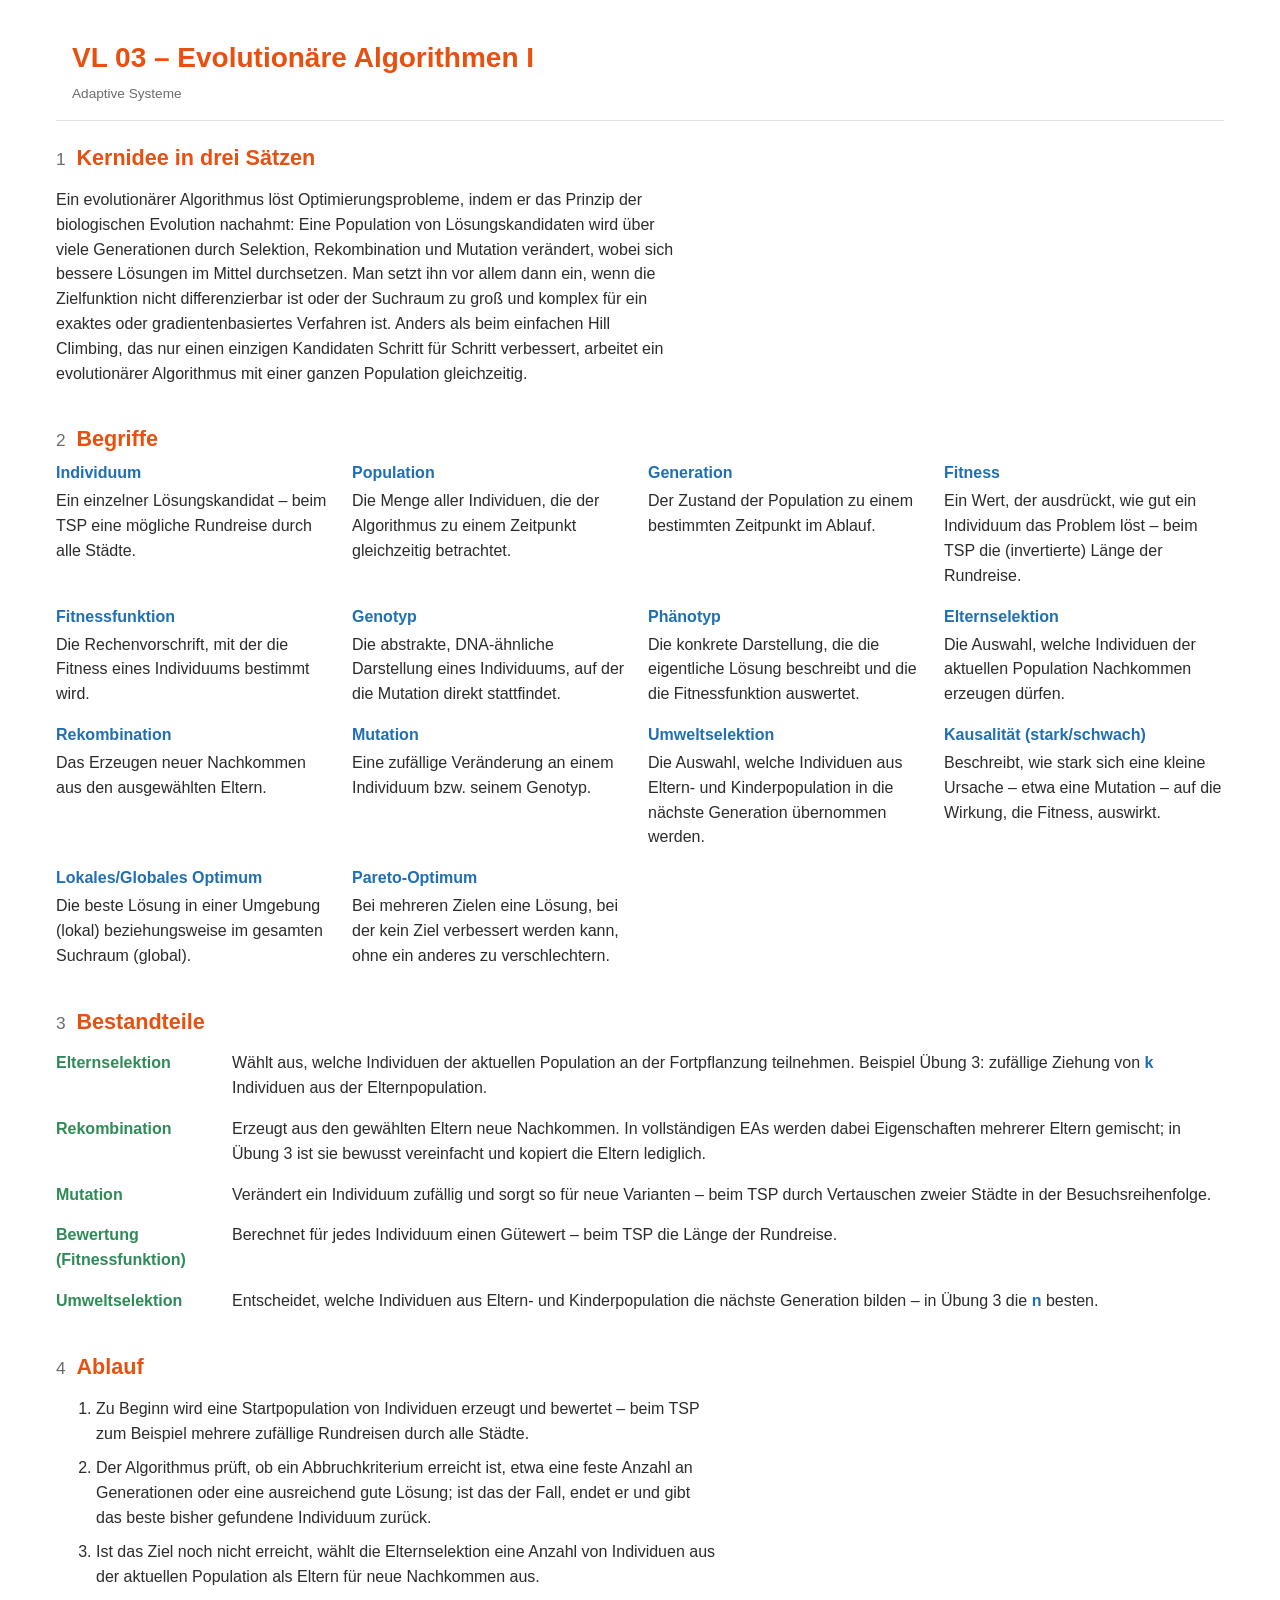
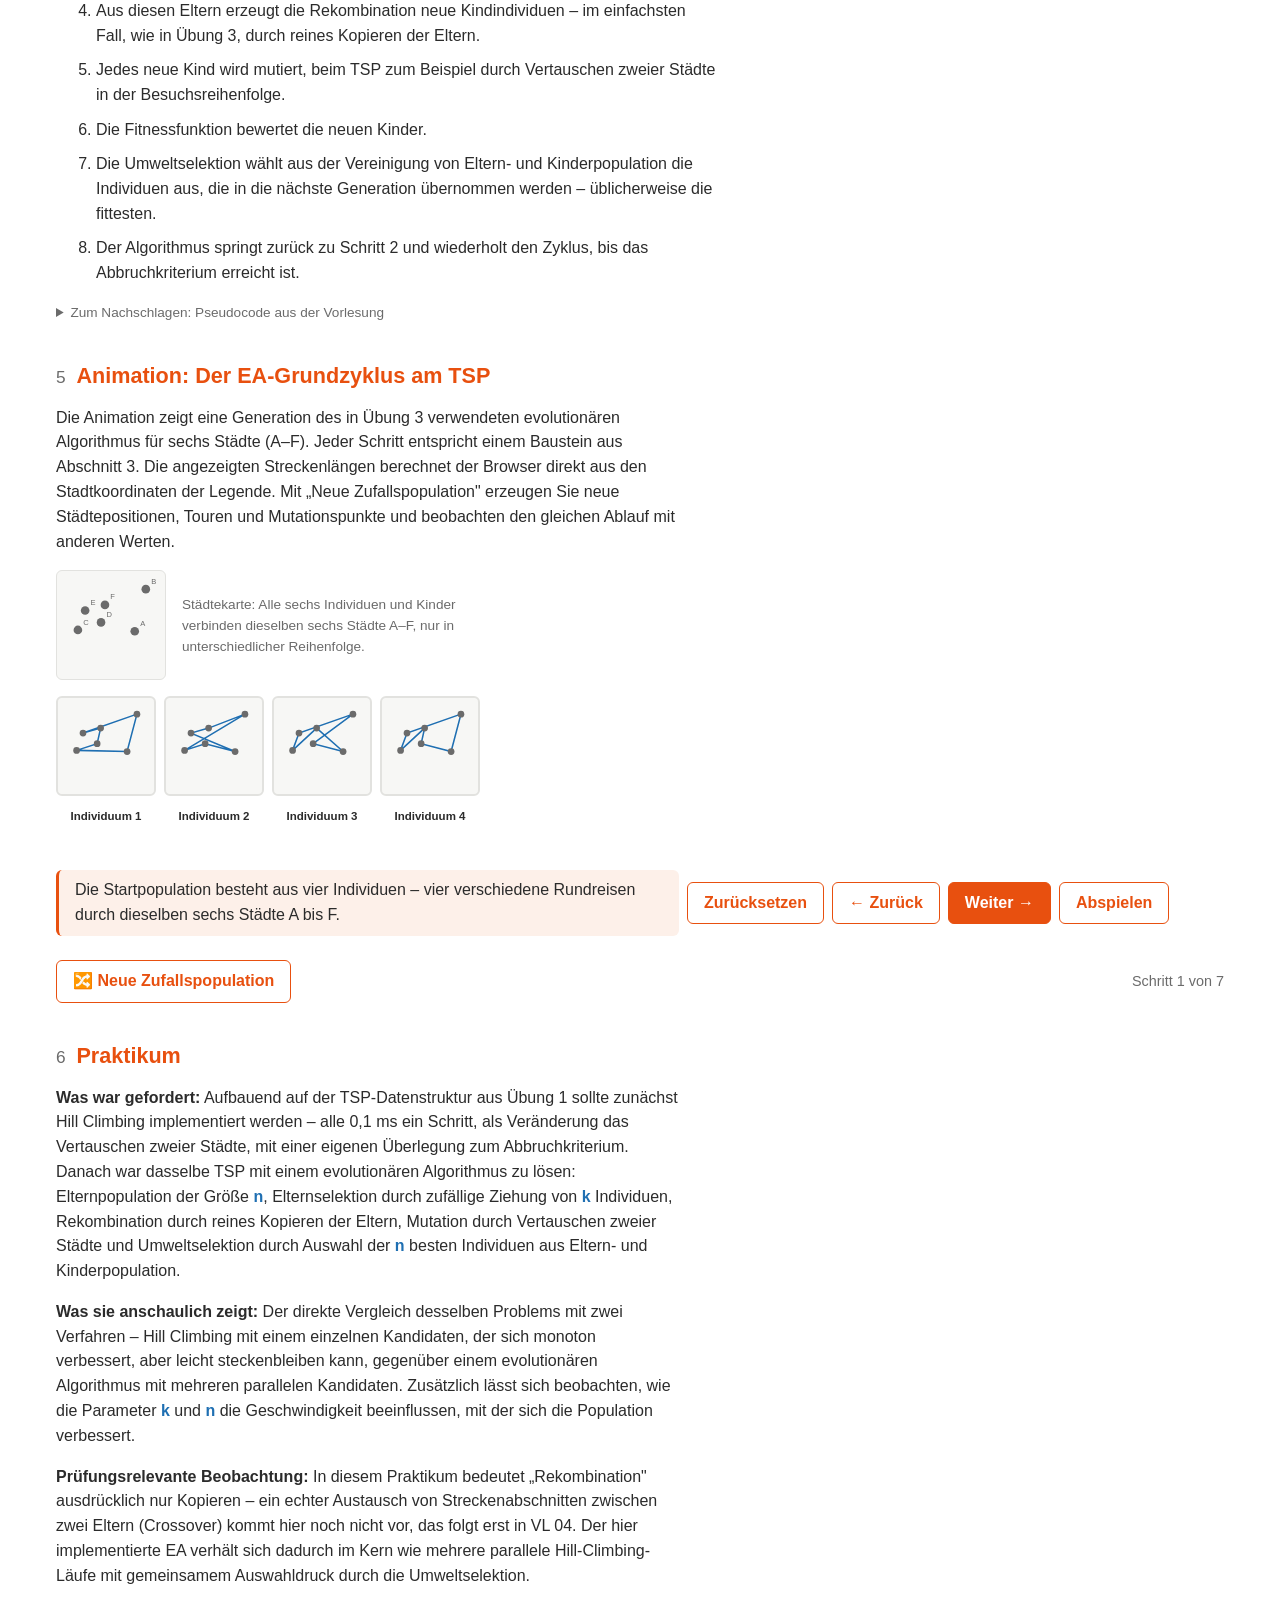
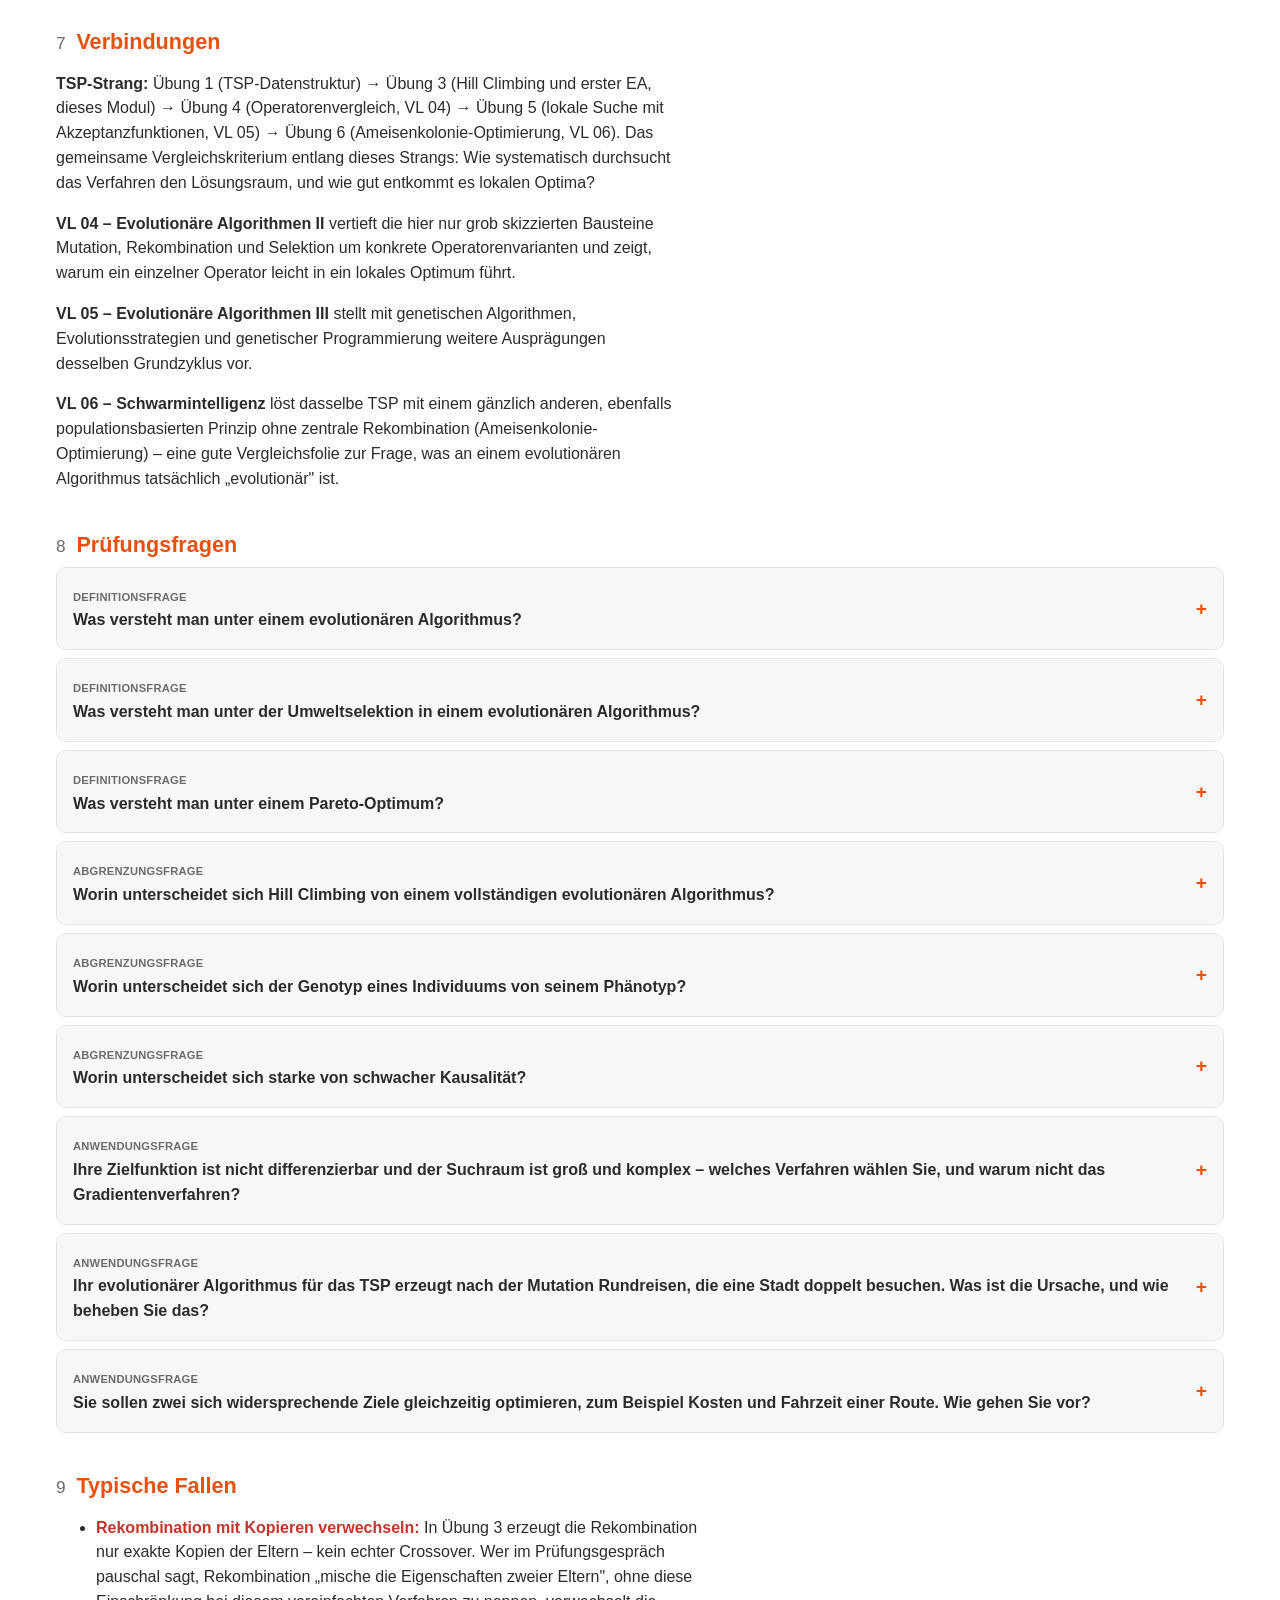
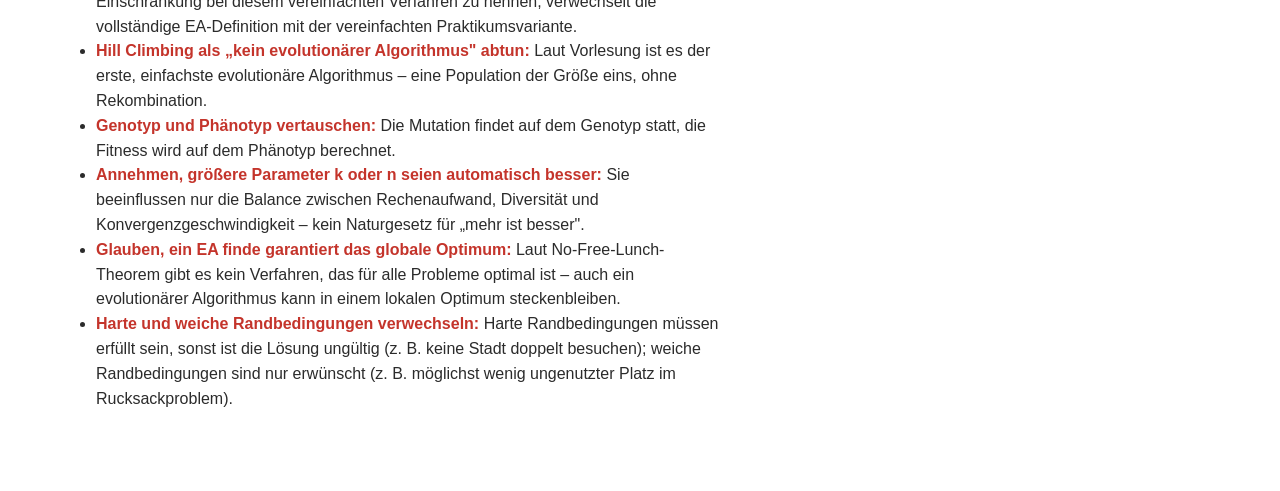
<file: lectures/vl03-evolutionaere-algorithmen-i.html>
<!doctype html>
<html lang="de">
<head>
  <meta charset="utf-8">
  <meta name="viewport" content="width=device-width, initial-scale=1">
  <title>VL 03 – Evolutionäre Algorithmen I · Adaptive Systeme</title>
  <link rel="stylesheet" href="../assets/theme.css">
  <style>
    /* Modulspezifisches Layout für die EA-Animation. Nutzt ausschließlich
       Farbwerte aus theme.css (var(--as-*)) - definiert keine eigenen Farben. */
    .modul-wrapper {
      max-width: 1200px;
      margin: 0 auto;
      padding: var(--as-abstand-l) var(--as-abstand-m) var(--as-abstand-xl);
    }

    .modul-kopf {
      display: flex;
      flex-wrap: wrap;
      align-items: center;
      justify-content: space-between;
      gap: var(--as-abstand-s);
      padding: var(--as-abstand-m);
      border-bottom: 1px solid var(--as-rahmen);
      margin-bottom: var(--as-abstand-l);
    }

    .modul-kopf__meta {
      color: var(--as-text-gedaempft);
      font-size: 0.85rem;
      margin: 0.2em 0 0;
    }

    .quelle-link {
      font-size: 0.8rem;
      color: var(--as-text-gedaempft);
    }

    section {
      margin-bottom: var(--as-abstand-xl);
    }

    section h2 {
      display: flex;
      align-items: baseline;
      gap: 0.5em;
    }

    section h2 .modul-nr {
      color: var(--as-text-gedaempft);
      font-size: 0.8em;
      font-weight: 400;
    }

    .begriffe-liste {
      display: grid;
      grid-template-columns: repeat(auto-fill, minmax(240px, 1fr));
      gap: var(--as-abstand-m);
      padding: 0;
      margin: 0;
    }

    .begriffe-liste dt {
      font-weight: 600;
      color: var(--as-begriff);
    }

    .begriffe-liste dd {
      margin: 0.2em 0 0;
    }

    .bestandteile-liste {
      display: grid;
      gap: var(--as-abstand-m);
    }

    .bestandteil {
      display: grid;
      grid-template-columns: 10rem 1fr;
      gap: var(--as-abstand-m);
      align-items: start;
    }

    .bestandteil dt {
      font-weight: 600;
      color: var(--as-ablauf);
    }

    .bestandteil dd {
      margin: 0;
    }

    @media (max-width: 480px) {
      .bestandteil {
        grid-template-columns: 1fr;
      }
    }

    ol.ablauf-liste li {
      margin-bottom: 0.6em;
    }

    details.pseudocode {
      margin-top: var(--as-abstand-m);
    }

    details.pseudocode summary {
      cursor: pointer;
      color: var(--as-text-gedaempft);
      font-size: 0.85rem;
    }

    /* ---------- EA-Animation ---------- */

    .ea-legende {
      display: flex;
      align-items: center;
      gap: var(--as-abstand-m);
      margin-bottom: var(--as-abstand-m);
    }

    .ea-legende svg {
      width: 110px;
      height: 110px;
      background: var(--as-flaeche-erhoeht);
      border: 1px solid var(--as-rahmen);
      border-radius: var(--as-radius-s);
    }

    .ea-legende p {
      margin: 0;
      color: var(--as-text-gedaempft);
      font-size: 0.85rem;
      max-width: 40ch;
    }

    .ea-population-row {
      display: flex;
      flex-wrap: wrap;
      gap: var(--as-abstand-s);
    }

    .ea-slot {
      flex: 0 0 100px;
      text-align: center;
      opacity: 1;
      transition: opacity var(--as-transition);
    }

    .ea-slot[data-versteckt="true"] {
      display: none;
    }

    .ea-slot[data-verworfen="true"] {
      opacity: 0.35;
    }

    .ea-slot__svg {
      width: 100px;
      height: 100px;
      background: var(--as-flaeche-erhoeht);
      border: 2px solid var(--as-rahmen);
      border-radius: var(--as-radius-s);
    }

    .ea-slot[data-hervorgehoben="true"] .ea-slot__svg {
      border-color: var(--as-akzent);
    }

    .ea-slot[data-ueberlebt="true"] .ea-slot__svg {
      border-color: var(--as-ablauf);
    }

    .ea-slot__tag {
      font-size: 0.72rem;
      font-weight: 600;
      margin-top: 0.3em;
      color: var(--as-text);
    }

    .ea-slot__laenge {
      font-size: 0.72rem;
      color: var(--as-text-gedaempft);
      min-height: 1.1em;
    }

    .ea-stadt {
      fill: var(--as-text-gedaempft);
    }

    .ea-stadt--hervorgehoben {
      fill: var(--as-akzent);
    }

    .ea-stadt-label {
      font-size: 7px;
      fill: var(--as-text-gedaempft);
    }

    .ea-pfad {
      fill: none;
      stroke: var(--as-begriff);
      stroke-width: 1.6;
    }
  </style>
</head>
<body>
  <div class="modul-wrapper">
    <header class="modul-kopf">
      <div>
        <h1>VL 03 – Evolutionäre Algorithmen I</h1>
        <p class="modul-kopf__meta">Adaptive Systeme</p>
      </div>
    </header>

    <section id="kernidee">
      <h2><span class="modul-nr">1</span> Kernidee in drei Sätzen</h2>
      <p>
        Ein evolutionärer Algorithmus löst Optimierungsprobleme, indem er das Prinzip der
        biologischen Evolution nachahmt: Eine Population von Lösungskandidaten wird über
        viele Generationen durch Selektion, Rekombination und Mutation verändert, wobei
        sich bessere Lösungen im Mittel durchsetzen. Man setzt ihn vor allem dann ein, wenn
        die Zielfunktion nicht differenzierbar ist oder der Suchraum zu groß und komplex
        für ein exaktes oder gradientenbasiertes Verfahren ist. Anders als beim einfachen
        Hill Climbing, das nur einen einzigen Kandidaten Schritt für Schritt verbessert,
        arbeitet ein evolutionärer Algorithmus mit einer ganzen Population gleichzeitig.
      </p>
    </section>

    <section id="begriffe">
      <h2><span class="modul-nr">2</span> Begriffe</h2>
      <dl class="begriffe-liste">
        <div><dt>Individuum</dt><dd>Ein einzelner Lösungskandidat – beim TSP eine mögliche Rundreise durch alle Städte.</dd></div>
        <div><dt>Population</dt><dd>Die Menge aller Individuen, die der Algorithmus zu einem Zeitpunkt gleichzeitig betrachtet.</dd></div>
        <div><dt>Generation</dt><dd>Der Zustand der Population zu einem bestimmten Zeitpunkt im Ablauf.</dd></div>
        <div><dt>Fitness</dt><dd>Ein Wert, der ausdrückt, wie gut ein Individuum das Problem löst – beim TSP die (invertierte) Länge der Rundreise.</dd></div>
        <div><dt>Fitnessfunktion</dt><dd>Die Rechenvorschrift, mit der die Fitness eines Individuums bestimmt wird.</dd></div>
        <div><dt>Genotyp</dt><dd>Die abstrakte, DNA-ähnliche Darstellung eines Individuums, auf der die Mutation direkt stattfindet.</dd></div>
        <div><dt>Phänotyp</dt><dd>Die konkrete Darstellung, die die eigentliche Lösung beschreibt und die die Fitnessfunktion auswertet.</dd></div>
        <div><dt>Elternselektion</dt><dd>Die Auswahl, welche Individuen der aktuellen Population Nachkommen erzeugen dürfen.</dd></div>
        <div><dt>Rekombination</dt><dd>Das Erzeugen neuer Nachkommen aus den ausgewählten Eltern.</dd></div>
        <div><dt>Mutation</dt><dd>Eine zufällige Veränderung an einem Individuum bzw. seinem Genotyp.</dd></div>
        <div><dt>Umweltselektion</dt><dd>Die Auswahl, welche Individuen aus Eltern- und Kinderpopulation in die nächste Generation übernommen werden.</dd></div>
        <div><dt>Kausalität (stark/schwach)</dt><dd>Beschreibt, wie stark sich eine kleine Ursache – etwa eine Mutation – auf die Wirkung, die Fitness, auswirkt.</dd></div>
        <div><dt>Lokales/Globales Optimum</dt><dd>Die beste Lösung in einer Umgebung (lokal) beziehungsweise im gesamten Suchraum (global).</dd></div>
        <div><dt>Pareto-Optimum</dt><dd>Bei mehreren Zielen eine Lösung, bei der kein Ziel verbessert werden kann, ohne ein anderes zu verschlechtern.</dd></div>
      </dl>
    </section>

    <section id="bestandteile">
      <h2><span class="modul-nr">3</span> Bestandteile</h2>
      <dl class="bestandteile-liste">
        <div class="bestandteil">
          <dt>Elternselektion</dt>
          <dd>Wählt aus, welche Individuen der aktuellen Population an der Fortpflanzung teilnehmen. Beispiel Übung 3: zufällige Ziehung von <span class="as-begriff">k</span> Individuen aus der Elternpopulation.</dd>
        </div>
        <div class="bestandteil">
          <dt>Rekombination</dt>
          <dd>Erzeugt aus den gewählten Eltern neue Nachkommen. In vollständigen EAs werden dabei Eigenschaften mehrerer Eltern gemischt; in Übung 3 ist sie bewusst vereinfacht und kopiert die Eltern lediglich.</dd>
        </div>
        <div class="bestandteil">
          <dt>Mutation</dt>
          <dd>Verändert ein Individuum zufällig und sorgt so für neue Varianten – beim TSP durch Vertauschen zweier Städte in der Besuchsreihenfolge.</dd>
        </div>
        <div class="bestandteil">
          <dt>Bewertung (Fitnessfunktion)</dt>
          <dd>Berechnet für jedes Individuum einen Gütewert – beim TSP die Länge der Rundreise.</dd>
        </div>
        <div class="bestandteil">
          <dt>Umweltselektion</dt>
          <dd>Entscheidet, welche Individuen aus Eltern- und Kinderpopulation die nächste Generation bilden – in Übung 3 die <span class="as-begriff">n</span> besten.</dd>
        </div>
      </dl>
    </section>

    <section id="ablauf">
      <h2><span class="modul-nr">4</span> Ablauf</h2>
      <ol class="ablauf-liste">
        <li>Zu Beginn wird eine Startpopulation von Individuen erzeugt und bewertet – beim TSP zum Beispiel mehrere zufällige Rundreisen durch alle Städte.</li>
        <li>Der Algorithmus prüft, ob ein Abbruchkriterium erreicht ist, etwa eine feste Anzahl an Generationen oder eine ausreichend gute Lösung; ist das der Fall, endet er und gibt das beste bisher gefundene Individuum zurück.</li>
        <li>Ist das Ziel noch nicht erreicht, wählt die Elternselektion eine Anzahl von Individuen aus der aktuellen Population als Eltern für neue Nachkommen aus.</li>
        <li>Aus diesen Eltern erzeugt die Rekombination neue Kindindividuen – im einfachsten Fall, wie in Übung 3, durch reines Kopieren der Eltern.</li>
        <li>Jedes neue Kind wird mutiert, beim TSP zum Beispiel durch Vertauschen zweier Städte in der Besuchsreihenfolge.</li>
        <li>Die Fitnessfunktion bewertet die neuen Kinder.</li>
        <li>Die Umweltselektion wählt aus der Vereinigung von Eltern- und Kinderpopulation die Individuen aus, die in die nächste Generation übernommen werden – üblicherweise die fittesten.</li>
        <li>Der Algorithmus springt zurück zu Schritt 2 und wiederholt den Zyklus, bis das Abbruchkriterium erreicht ist.</li>
      </ol>
      <details class="pseudocode">
        <summary>Zum Nachschlagen: Pseudocode aus der Vorlesung</summary>
        <pre><code>g &lt;- Initialisiere und bewerte Ausgangsgeneration
while Ziel noch nicht erreicht:
    p &lt;- {}
    while |p| &lt; Anzahl gewünschter Nachkommen:
        parent1, ..., parentn &lt;- Selektiere Individuen aus g
        child &lt;- Rekombiniere parent1, ..., parentn
        Mutiere child
        p &lt;- p ∪ {child}
    Bewerte Individuen in p
    g &lt;- Selektiere Individuen aus p ∪ g
return bestes Individuum aus letzter Generation</code></pre>
      </details>
    </section>

    <section id="animation">
      <h2><span class="modul-nr">5</span> Animation: Der EA-Grundzyklus am TSP</h2>
      <p>
        Die Animation zeigt eine Generation des in Übung 3 verwendeten evolutionären
        Algorithmus für sechs Städte (A–F). Jeder Schritt entspricht einem Baustein aus
        Abschnitt 3. Die angezeigten Streckenlängen berechnet der Browser direkt aus den
        Stadtkoordinaten der Legende. Mit „Neue Zufallspopulation" erzeugen Sie neue
        Städtepositionen, Touren und Mutationspunkte und beobachten den gleichen Ablauf
        mit anderen Werten.
      </p>

      <div class="ea-legende">
        <svg id="ea-legende-svg" viewBox="0 0 100 100"></svg>
        <p>Städtekarte: Alle sechs Individuen und Kinder verbinden dieselben sechs Städte A–F, nur in unterschiedlicher Reihenfolge.</p>
      </div>

      <div class="ea-population-row" id="ea-population-row"></div>

      <div class="as-step-controller">
        <p class="as-step-text" id="ea-step-text" aria-live="polite"></p>
        <button class="as-button as-button--sekundaer" type="button" data-action="reset">Zurücksetzen</button>
        <button class="as-button as-button--sekundaer" type="button" data-action="prev">← Zurück</button>
        <button class="as-button" type="button" data-action="next">Weiter →</button>
        <button class="as-button as-button--sekundaer" type="button" data-action="play">Abspielen</button>
        <button class="as-button as-button--sekundaer" type="button" data-action="randomize">🔀 Neue Zufallspopulation</button>
        <span class="as-step-zaehler" id="ea-zaehler"></span>
      </div>
    </section>

    <section id="praktikum">
      <h2><span class="modul-nr">6</span> Praktikum</h2>
      <p>
        <strong>Was war gefordert:</strong> Aufbauend auf der TSP-Datenstruktur aus Übung 1
        sollte zunächst Hill Climbing implementiert werden – alle 0,1 ms ein Schritt, als
        Veränderung das Vertauschen zweier Städte, mit einer eigenen Überlegung zum
        Abbruchkriterium. Danach war dasselbe TSP mit einem evolutionären Algorithmus zu
        lösen: Elternpopulation der Größe <span class="as-begriff">n</span>,
        Elternselektion durch zufällige Ziehung von <span class="as-begriff">k</span>
        Individuen, Rekombination durch reines Kopieren der Eltern, Mutation durch
        Vertauschen zweier Städte und Umweltselektion durch Auswahl der
        <span class="as-begriff">n</span> besten Individuen aus Eltern- und
        Kinderpopulation.
      </p>
      <p>
        <strong>Was sie anschaulich zeigt:</strong> Der direkte Vergleich desselben
        Problems mit zwei Verfahren – Hill Climbing mit einem einzelnen Kandidaten, der
        sich monoton verbessert, aber leicht steckenbleiben kann, gegenüber einem
        evolutionären Algorithmus mit mehreren parallelen Kandidaten. Zusätzlich lässt sich
        beobachten, wie die Parameter <span class="as-begriff">k</span> und
        <span class="as-begriff">n</span> die Geschwindigkeit beeinflussen, mit der sich
        die Population verbessert.
      </p>
      <p>
        <strong>Prüfungsrelevante Beobachtung:</strong> In diesem Praktikum bedeutet
        „Rekombination" ausdrücklich nur Kopieren – ein echter Austausch von
        Streckenabschnitten zwischen zwei Eltern (Crossover) kommt hier noch nicht vor,
        das folgt erst in VL 04. Der hier implementierte EA verhält sich dadurch im Kern
        wie mehrere parallele Hill-Climbing-Läufe mit gemeinsamem Auswahldruck durch die
        Umweltselektion.
      </p>
    </section>

    <section id="verbindungen">
      <h2><span class="modul-nr">7</span> Verbindungen</h2>
      <p>
        <strong>TSP-Strang:</strong> Übung 1 (TSP-Datenstruktur) → Übung 3 (Hill Climbing
        und erster EA, dieses Modul) → Übung 4 (Operatorenvergleich, VL 04) → Übung 5
        (lokale Suche mit Akzeptanzfunktionen, VL 05) → Übung 6 (Ameisenkolonie-Optimierung,
        VL 06). Das gemeinsame Vergleichskriterium entlang dieses Strangs: Wie systematisch
        durchsucht das Verfahren den Lösungsraum, und wie gut entkommt es lokalen Optima?
      </p>
      <p>
        <strong>VL 04 – Evolutionäre Algorithmen II</strong> vertieft die hier nur grob
        skizzierten Bausteine Mutation, Rekombination und Selektion um konkrete
        Operatorenvarianten und zeigt, warum ein einzelner Operator leicht in ein lokales
        Optimum führt.
      </p>
      <p>
        <strong>VL 05 – Evolutionäre Algorithmen III</strong> stellt mit genetischen
        Algorithmen, Evolutionsstrategien und genetischer Programmierung weitere
        Ausprägungen desselben Grundzyklus vor.
      </p>
      <p>
        <strong>VL 06 – Schwarmintelligenz</strong> löst dasselbe TSP mit einem
        gänzlich anderen, ebenfalls populationsbasierten Prinzip ohne zentrale
        Rekombination (Ameisenkolonie-Optimierung) – eine gute Vergleichsfolie zur Frage,
        was an einem evolutionären Algorithmus tatsächlich „evolutionär" ist.
      </p>
    </section>

    <section id="pruefungsfragen">
      <h2><span class="modul-nr">8</span> Prüfungsfragen</h2>
      <div id="quiz-container">

        <div class="as-quiz-item">
          <button class="as-quiz-frage" type="button">
            <span><span class="as-quiz-typ">Definitionsfrage</span><br>Was versteht man unter einem evolutionären Algorithmus?</span>
          </button>
          <div class="as-quiz-antwort">
            <p>Ein evolutionärer Algorithmus ist ein Optimierungsverfahren, das das Prinzip
            der biologischen Evolution nachahmt. Er arbeitet mit einer Population von
            Lösungskandidaten, die über mehrere Generationen hinweg durch Elternselektion,
            Rekombination, Mutation und Umweltselektion verändert werden. Individuen mit
            besserer Fitness setzen sich dabei im Mittel eher durch. Man nutzt solche
            Verfahren vor allem dann, wenn die Zielfunktion nicht differenzierbar ist oder
            der Suchraum zu komplex für exakte oder gradientenbasierte Methoden ist.</p>
          </div>
        </div>

        <div class="as-quiz-item">
          <button class="as-quiz-frage" type="button">
            <span><span class="as-quiz-typ">Definitionsfrage</span><br>Was versteht man unter der Umweltselektion in einem evolutionären Algorithmus?</span>
          </button>
          <div class="as-quiz-antwort">
            <p>Die Umweltselektion ist der Schritt, in dem entschieden wird, welche
            Individuen aus der Vereinigung von Eltern- und Kinderpopulation tatsächlich in
            die nächste Generation übernommen werden. Meist orientiert sie sich an der
            Fitness und behält die besten Individuen, etwa die n besten aus Eltern- und
            Kinderpopulation, wie es auch in Übung 3 umgesetzt wird. Sie sorgt damit dafür,
            dass sich die Population über die Generationen hinweg tendenziell verbessert,
            ohne die Populationsgröße wachsen zu lassen.</p>
          </div>
        </div>

        <div class="as-quiz-item">
          <button class="as-quiz-frage" type="button">
            <span><span class="as-quiz-typ">Definitionsfrage</span><br>Was versteht man unter einem Pareto-Optimum?</span>
          </button>
          <div class="as-quiz-antwort">
            <p>Ein Pareto-Optimum tritt bei Problemen mit mehreren, sich teils
            widersprechenden Zielfunktionen auf, etwa wenn gleichzeitig Kosten und Fahrzeit
            minimiert werden sollen. Eine Lösung heißt Pareto-optimal, wenn sich keines der
            Ziele mehr verbessern lässt, ohne dass sich mindestens ein anderes Ziel
            verschlechtert. Die Menge aller Pareto-optimalen Lösungen bildet die
            sogenannte Pareto-Front, aus der man je nach Präferenz auswählen kann, anstatt
            von vornherein eine einzelne, aggregierte Lösung vorzugeben.</p>
          </div>
        </div>

        <div class="as-quiz-item">
          <button class="as-quiz-frage" type="button">
            <span><span class="as-quiz-typ">Abgrenzungsfrage</span><br>Worin unterscheidet sich Hill Climbing von einem vollständigen evolutionären Algorithmus?</span>
          </button>
          <div class="as-quiz-antwort">
            <p>Hill Climbing arbeitet mit genau einem Lösungskandidaten, der in jedem
            Schritt leicht verändert und nur bei einer Verbesserung übernommen wird – die
            Vorlesung bezeichnet es deshalb als den einfachsten evolutionären Algorithmus.
            Ein vollständiger evolutionärer Algorithmus arbeitet dagegen mit einer ganzen
            Population, kombiniert über die Rekombination Eigenschaften mehrerer Eltern und
            kann durch die Umweltselektion auch mehrere Lösungsansätze parallel
            weiterverfolgen. Dadurch entkommt er tendenziell leichter lokalen Optima als
            das rein lokale Hill Climbing.</p>
          </div>
        </div>

        <div class="as-quiz-item">
          <button class="as-quiz-frage" type="button">
            <span><span class="as-quiz-typ">Abgrenzungsfrage</span><br>Worin unterscheidet sich der Genotyp eines Individuums von seinem Phänotyp?</span>
          </button>
          <div class="as-quiz-antwort">
            <p>Der Phänotyp ist die Darstellung, die die eigentliche Lösung des Problems
            beschreibt und auf der die Fitnessfunktion direkt arbeitet – beim TSP zum
            Beispiel eine Liste von Kanten. Der Genotyp ist eine abstraktere, DNA-ähnliche
            Darstellung, auf der die Mutation stattfindet, etwa eine Liste der besuchten
            Städte in ihrer Reihenfolge. Vor der Bewertung muss der Genotyp erst in den
            Phänotyp dekodiert werden. Der Vorteil des Genotyps ist, dass Mutationen dort
            oft deutlich einfacher umzusetzen sind, ohne das konkrete Problem berücksichtigen
            zu müssen.</p>
          </div>
        </div>

        <div class="as-quiz-item">
          <button class="as-quiz-frage" type="button">
            <span><span class="as-quiz-typ">Abgrenzungsfrage</span><br>Worin unterscheidet sich starke von schwacher Kausalität?</span>
          </button>
          <div class="as-quiz-antwort">
            <p>Starke Kausalität bedeutet, dass eine kleine Änderung der Ursache – etwa
            eine Mutation – auch nur eine kleine Änderung der Wirkung, also der Fitness,
            zur Folge hat. Schwache Kausalität bedeutet, dass eine kleine Ursache eine
            große, kaum vorhersehbare Wirkung haben kann, wie beim Billard-Effekt.
            Evolutionäre Algorithmen verbessern Lösungen nach dem Prinzip der kleinen
            Schritte über viele Generationen hinweg – das funktioniert nur zuverlässig,
            wenn die Mutation starke Kausalität besitzt, sonst bewegen sich die Generationen
            nicht gezielt auf ein Optimum zu.</p>
          </div>
        </div>

        <div class="as-quiz-item">
          <button class="as-quiz-frage" type="button">
            <span><span class="as-quiz-typ">Anwendungsfrage</span><br>Ihre Zielfunktion ist nicht differenzierbar und der Suchraum ist groß und komplex – welches Verfahren wählen Sie, und warum nicht das Gradientenverfahren?</span>
          </button>
          <div class="as-quiz-antwort">
            <p>Das Gradientenverfahren benötigt eine differenzierbare Zielfunktion, um in
            jedem Schritt den Gradienten zu berechnen und entlang dieser Richtung
            abzusteigen – ist die Funktion nicht differenzierbar oder nur experimentell
            punktuell bestimmbar, funktioniert das nicht. In diesem Fall würde ich
            mindestens Hill Climbing als einfachste Alternative einsetzen, bei einem
            großen, vermutlich multimodalen Suchraum eher einen vollständigen
            evolutionären Algorithmus, der mit einer Population mehrere Bereiche des
            Suchraums gleichzeitig exploriert und dadurch eher ein globales statt nur ein
            lokales Optimum findet.</p>
          </div>
        </div>

        <div class="as-quiz-item">
          <button class="as-quiz-frage" type="button">
            <span><span class="as-quiz-typ">Anwendungsfrage</span><br>Ihr evolutionärer Algorithmus für das TSP erzeugt nach der Mutation Rundreisen, die eine Stadt doppelt besuchen. Was ist die Ursache, und wie beheben Sie das?</span>
          </button>
          <div class="as-quiz-antwort">
            <p>Das TSP hat eine harte Randbedingung: Jede Stadt darf genau einmal besucht
            werden, sonst ist das Individuum keine gültige Lösung. Passiert das, wurde die
            Mutation vermutlich zu frei umgesetzt, etwa durch zufälliges Ersetzen einer
            Stadt in der Liste statt eines Vertauschens. Die robuste Lösung ist eine
            Mutation, die per Konstruktion nur gültige Individuen erzeugen kann – beim TSP
            genau das Vertauschen zweier Städte in der Besuchsreihenfolge, wie es Übung 3
            vorgibt, denn dabei bleibt die Liste immer eine Permutation aller Städte.</p>
          </div>
        </div>

        <div class="as-quiz-item">
          <button class="as-quiz-frage" type="button">
            <span><span class="as-quiz-typ">Anwendungsfrage</span><br>Sie sollen zwei sich widersprechende Ziele gleichzeitig optimieren, zum Beispiel Kosten und Fahrzeit einer Route. Wie gehen Sie vor?</span>
          </button>
          <div class="as-quiz-antwort">
            <p>Das ist ein Fall von Mehrzieloptimierung, bei dem es in der Regel keine
            einzelne, für beide Ziele gleichzeitig beste Lösung gibt. Ein gängiger Ansatz
            ist ein aggregierendes Verfahren, das beide Fitnesswerte über eine gewichtete
            Summe zu einem einzigen Wert zusammenfasst, den der EA dann wie gewohnt
            optimiert. Alternativ kann ich die Menge der Pareto-optimalen Lösungen
            bestimmen und mir am Ende die Pareto-Front ansehen, um je nach Situation
            zwischen den nicht dominierten Kompromisslösungen zu wählen, statt vorab eine
            feste Gewichtung festzulegen.</p>
          </div>
        </div>

      </div>
    </section>

    <section id="typische-fallen">
      <h2><span class="modul-nr">9</span> Typische Fallen</h2>
      <ul>
        <li><span class="as-achtung">Rekombination mit Kopieren verwechseln:</span> In
        Übung 3 erzeugt die Rekombination nur exakte Kopien der Eltern – kein echter
        Crossover. Wer im Prüfungsgespräch pauschal sagt, Rekombination „mische die
        Eigenschaften zweier Eltern", ohne diese Einschränkung bei diesem vereinfachten
        Verfahren zu nennen, verwechselt die vollständige EA-Definition mit der
        vereinfachten Praktikumsvariante.</li>
        <li><span class="as-achtung">Hill Climbing als „kein evolutionärer Algorithmus"
        abtun:</span> Laut Vorlesung ist es der erste, einfachste evolutionäre Algorithmus
        – eine Population der Größe eins, ohne Rekombination.</li>
        <li><span class="as-achtung">Genotyp und Phänotyp vertauschen:</span> Die Mutation
        findet auf dem Genotyp statt, die Fitness wird auf dem Phänotyp berechnet.</li>
        <li><span class="as-achtung">Annehmen, größere Parameter k oder n seien automatisch
        besser:</span> Sie beeinflussen nur die Balance zwischen Rechenaufwand, Diversität
        und Konvergenzgeschwindigkeit – kein Naturgesetz für „mehr ist besser".</li>
        <li><span class="as-achtung">Glauben, ein EA finde garantiert das globale
        Optimum:</span> Laut No-Free-Lunch-Theorem gibt es kein Verfahren, das für alle
        Probleme optimal ist – auch ein evolutionärer Algorithmus kann in einem lokalen
        Optimum steckenbleiben.</li>
        <li><span class="as-achtung">Harte und weiche Randbedingungen verwechseln:</span>
        Harte Randbedingungen müssen erfüllt sein, sonst ist die Lösung ungültig (z. B.
        keine Stadt doppelt besuchen); weiche Randbedingungen sind nur erwünscht (z. B.
        möglichst wenig ungenutzter Platz im Rucksackproblem).</li>
      </ul>
    </section>
  </div>

  <script src="../assets/module.js"></script>
  <script>
    (function () {
      "use strict";

      var STAEDTE_NAMEN = ["A", "B", "C", "D", "E", "F"];
      var CITY_POS, P1, P2, P3, P4, C1, C2, MUT1, MUT2;

      function swapAt(order, i, j) {
        var copy = order.slice();
        var t = copy[i];
        copy[i] = copy[j];
        copy[j] = t;
        return copy;
      }

      function zufallsPermutation() {
        var arr = STAEDTE_NAMEN.slice();
        for (var i = arr.length - 1; i > 0; i--) {
          var j = Math.floor(Math.random() * (i + 1));
          var t = arr[i]; arr[i] = arr[j]; arr[j] = t;
        }
        return arr;
      }

      function zufallsSwapIndizes() {
        var i = Math.floor(Math.random() * STAEDTE_NAMEN.length);
        var j;
        do { j = Math.floor(Math.random() * STAEDTE_NAMEN.length); } while (j === i);
        return [i, j];
      }

      function neuWuerfeln() {
        CITY_POS = {};
        STAEDTE_NAMEN.forEach(function (c) {
          CITY_POS[c] = [10 + Math.random() * 80, 10 + Math.random() * 80];
        });
        P1 = zufallsPermutation();
        P2 = zufallsPermutation();
        P3 = zufallsPermutation();
        P4 = zufallsPermutation();
        MUT1 = zufallsSwapIndizes();
        MUT2 = zufallsSwapIndizes();
        C1 = swapAt(P2, MUT1[0], MUT1[1]);
        C2 = swapAt(P4, MUT2[0], MUT2[1]);
      }

      neuWuerfeln();

      function tourLength(order) {
        var total = 0;
        for (var i = 0; i < order.length; i++) {
          var a = CITY_POS[order[i]];
          var b = CITY_POS[order[(i + 1) % order.length]];
          total += Math.hypot(a[0] - b[0], a[1] - b[1]);
        }
        return total;
      }

      var NS = "http://www.w3.org/2000/svg";

      function svgEl(tag, attrs) {
        var el = document.createElementNS(NS, tag);
        for (var k in attrs) el.setAttribute(k, attrs[k]);
        return el;
      }

      function drawTour(svg, order, hervorgehobeneStaedte) {
        while (svg.firstChild) svg.removeChild(svg.firstChild);
        var points = order.map(function (c) { return CITY_POS[c]; });
        var pointsAttr = points.concat([points[0]]).map(function (p) { return p[0] + "," + p[1]; }).join(" ");
        svg.appendChild(svgEl("polyline", { points: pointsAttr, class: "ea-pfad" }));
        order.forEach(function (c) {
          var pos = CITY_POS[c];
          var hervor = hervorgehobeneStaedte && hervorgehobeneStaedte.indexOf(c) !== -1;
          svg.appendChild(svgEl("circle", {
            cx: pos[0], cy: pos[1], r: hervor ? 5 : 3.5,
            class: "ea-stadt" + (hervor ? " ea-stadt--hervorgehoben" : "")
          }));
        });
      }

      function drawLegende() {
        var svg = document.getElementById("ea-legende-svg");
        while (svg.firstChild) svg.removeChild(svg.firstChild);
        Object.keys(CITY_POS).forEach(function (c) {
          var pos = CITY_POS[c];
          svg.appendChild(svgEl("circle", { cx: pos[0], cy: pos[1], r: 4, class: "ea-stadt" }));
          svg.appendChild(svgEl("text", { x: pos[0] + 5, y: pos[1] - 5, class: "ea-stadt-label" })).textContent = c;
        });
      }

      var slotsConfig = [
        { id: "p1", label: "Individuum 1", order: P1 },
        { id: "p2", label: "Individuum 2", order: P2 },
        { id: "p3", label: "Individuum 3", order: P3 },
        { id: "p4", label: "Individuum 4", order: P4 },
        { id: "c1", label: "Kind 1", order: C1 },
        { id: "c2", label: "Kind 2", order: C2 }
      ];

      var slotEls = {};

      function buildSlots() {
        var row = document.getElementById("ea-population-row");
        slotsConfig.forEach(function (cfg) {
          var wrapper = document.createElement("div");
          wrapper.className = "ea-slot";
          wrapper.id = "slot-" + cfg.id;

          var svg = svgEl("svg", { viewBox: "0 0 100 100", class: "ea-slot__svg" });
          wrapper.appendChild(svg);

          var tag = document.createElement("div");
          tag.className = "ea-slot__tag";
          tag.textContent = cfg.label;
          wrapper.appendChild(tag);

          var laenge = document.createElement("div");
          laenge.className = "ea-slot__laenge";
          wrapper.appendChild(laenge);

          row.appendChild(wrapper);
          slotEls[cfg.id] = { wrapper: wrapper, svg: svg, tag: tag, laenge: laenge };
        });
      }

      function setSlot(id, order, opts) {
        opts = opts || {};
        var els = slotEls[id];
        drawTour(els.svg, order, opts.hervorgehobeneStaedte);
        els.wrapper.dataset.versteckt = opts.versteckt ? "true" : "false";
        els.wrapper.dataset.hervorgehoben = opts.hervorgehoben ? "true" : "false";
        els.wrapper.dataset.verworfen = opts.verworfen ? "true" : "false";
        els.wrapper.dataset.ueberlebt = opts.ueberlebt ? "true" : "false";
        els.laenge.textContent = opts.zeigeLaenge ? tourLength(order).toFixed(1) + " Einheiten" : "";
      }

      var SCHRITTE = [
        "Die Startpopulation besteht aus vier Individuen – vier verschiedene Rundreisen durch dieselben sechs Städte A bis F.",
        "Die Elternselektion zieht zufällig zwei Individuen aus der Population – hier Individuum 2 und Individuum 4.",
        "Die Rekombination erzeugt in diesem vereinfachten Verfahren zunächst exakte Kopien der ausgewählten Eltern: Kind 1 ist eine Kopie von Individuum 2, Kind 2 eine Kopie von Individuum 4.",
        "Jedes Kind wird mutiert, indem zwei Städte in der Besuchsreihenfolge vertauscht werden – hervorgehoben sind die beiden getauschten Städte.",
        "Die Fitnessfunktion berechnet für alle sechs Individuen die Länge ihrer Rundreise – eine kürzere Strecke bedeutet eine bessere Fitness.",
        "Die Umweltselektion behält die vier besten Individuen aus Eltern- und Kinderpopulation für die nächste Generation – die beiden schwächsten Rundreisen scheiden aus.",
        "Damit ist eine Generation abgeschlossen. Der Zyklus aus Elternselektion, Rekombination, Mutation, Bewertung und Umweltselektion wiederholt sich, bis ein Abbruchkriterium erreicht ist – etwa eine feste Anzahl an Generationen oder eine ausreichend gute Lösung."
      ];

      function render(step) {
        var alleOrders = { p1: P1, p2: P2, p3: P3, p4: P4, c1: C1, c2: C2 };
        var laengen = {};
        Object.keys(alleOrders).forEach(function (k) { laengen[k] = tourLength(alleOrders[k]); });

        if (step === 0) {
          setSlot("p1", P1, {});
          setSlot("p2", P2, {});
          setSlot("p3", P3, {});
          setSlot("p4", P4, {});
          setSlot("c1", C1, { versteckt: true });
          setSlot("c2", C2, { versteckt: true });
        } else if (step === 1) {
          setSlot("p1", P1, {});
          setSlot("p2", P2, { hervorgehoben: true });
          setSlot("p3", P3, {});
          setSlot("p4", P4, { hervorgehoben: true });
          setSlot("c1", C1, { versteckt: true });
          setSlot("c2", C2, { versteckt: true });
        } else if (step === 2) {
          setSlot("p1", P1, {});
          setSlot("p2", P2, { hervorgehoben: true });
          setSlot("p3", P3, {});
          setSlot("p4", P4, { hervorgehoben: true });
          setSlot("c1", P2, { hervorgehoben: true });
          setSlot("c2", P4, { hervorgehoben: true });
        } else if (step === 3) {
          setSlot("p1", P1, {});
          setSlot("p2", P2, {});
          setSlot("p3", P3, {});
          setSlot("p4", P4, {});
          setSlot("c1", C1, { hervorgehoben: true, hervorgehobeneStaedte: [C1[MUT1[0]], C1[MUT1[1]]] });
          setSlot("c2", C2, { hervorgehoben: true, hervorgehobeneStaedte: [C2[MUT2[0]], C2[MUT2[1]]] });
        } else if (step === 4) {
          Object.keys(alleOrders).forEach(function (k) {
            setSlot(k, alleOrders[k], { zeigeLaenge: true });
          });
        } else if (step >= 5) {
          var sortiert = Object.keys(alleOrders).slice().sort(function (a, b) { return laengen[a] - laengen[b]; });
          var behalten = sortiert.slice(0, 4);
          Object.keys(alleOrders).forEach(function (k) {
            var ueberlebt = behalten.indexOf(k) !== -1;
            setSlot(k, alleOrders[k], { zeigeLaenge: true, ueberlebt: ueberlebt, verworfen: !ueberlebt });
          });
        }

        document.getElementById("ea-step-text").textContent = SCHRITTE[step];
        document.getElementById("ea-zaehler").textContent = "Schritt " + (step + 1) + " von " + SCHRITTE.length;
      }

      document.addEventListener("DOMContentLoaded", function () {
        drawLegende();
        buildSlots();

        if (window.ASModule) {
          window.ASModule.initTheme(document.getElementById("as-theme-toggle"));
          window.ASModule.initQuiz("#quiz-container");
        }

        var controller = window.ASModule.createStepController({
          stepCount: SCHRITTE.length,
          onRender: render
        });

        document.querySelectorAll("[data-action]").forEach(function (btn) {
          btn.addEventListener("click", function () {
            var action = btn.getAttribute("data-action");
            if (action === "next") controller.next();
            else if (action === "prev") controller.prev();
            else if (action === "reset") controller.reset();
            else if (action === "play") controller.play();
            else if (action === "randomize") {
              neuWuerfeln();
              drawLegende();
              controller.reset();
            }
          });
        });
      });
    })();
  </script>
</body>
</html>
</file>
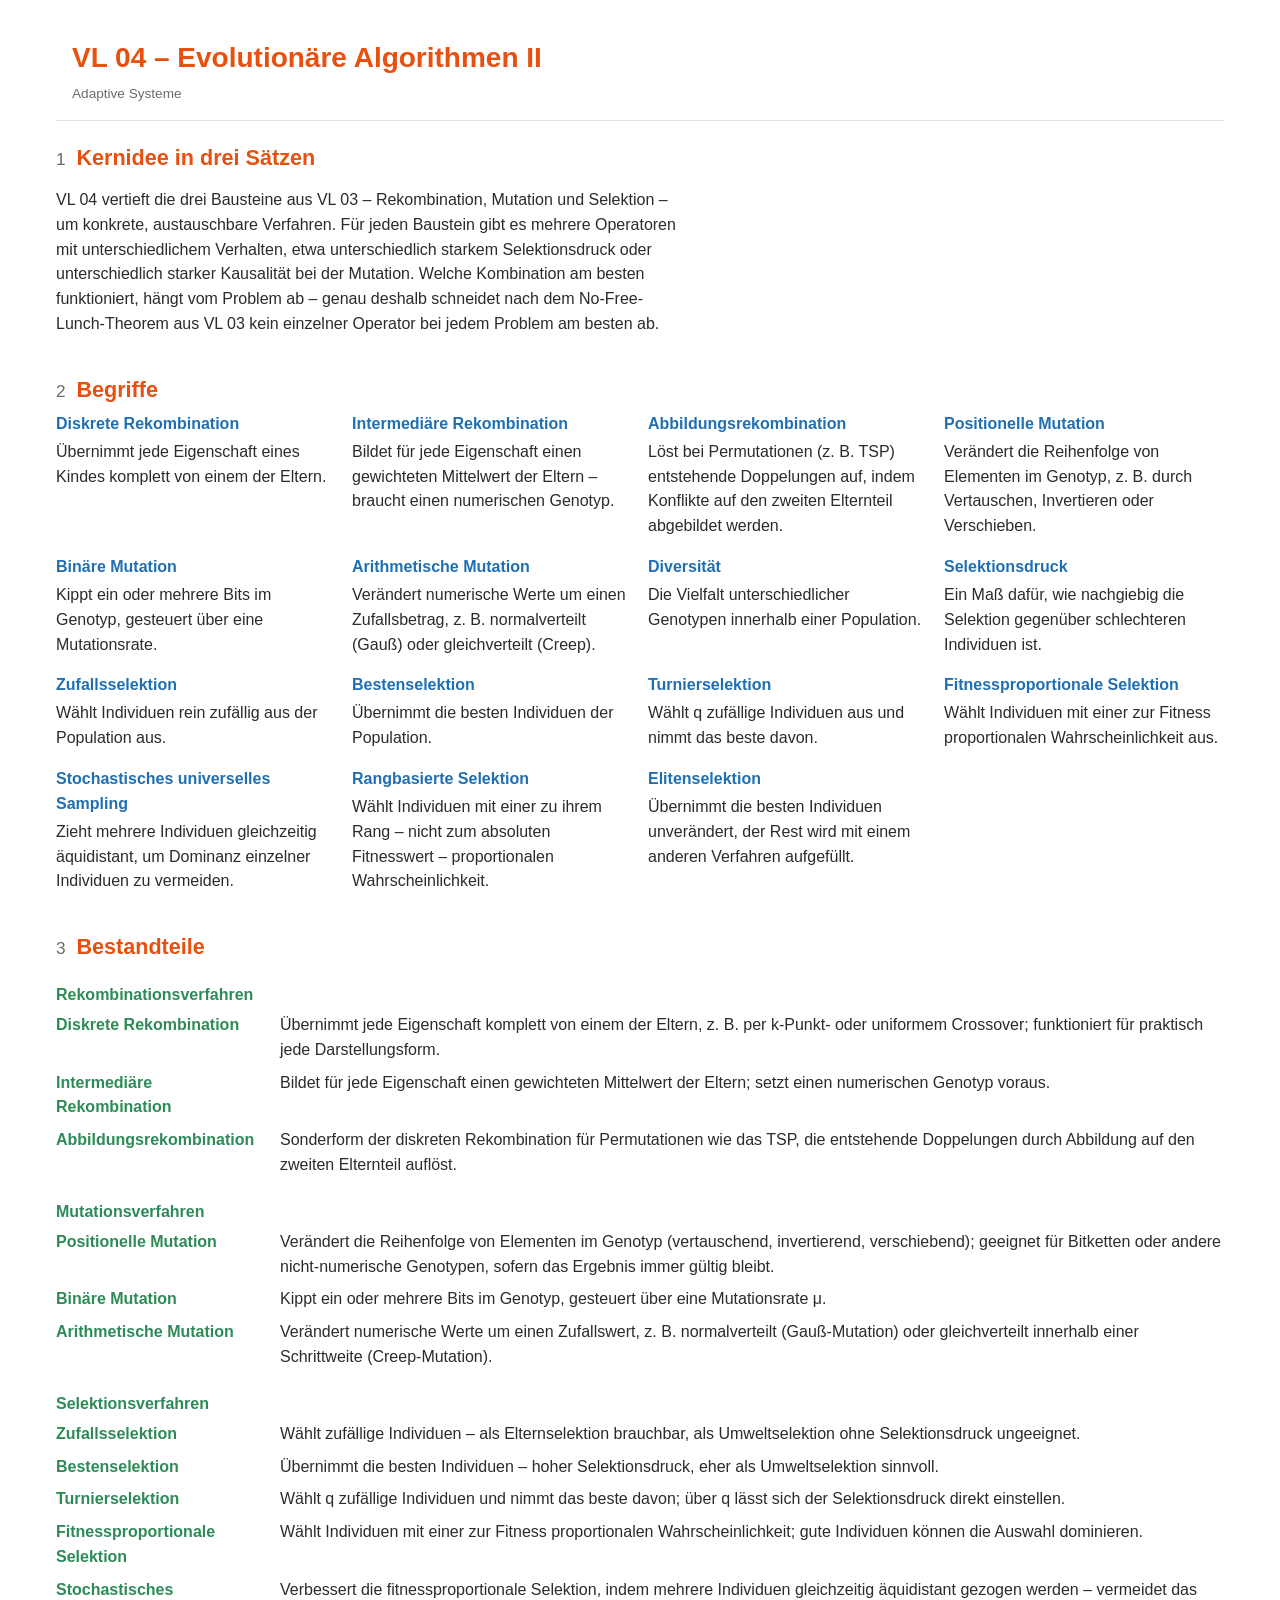
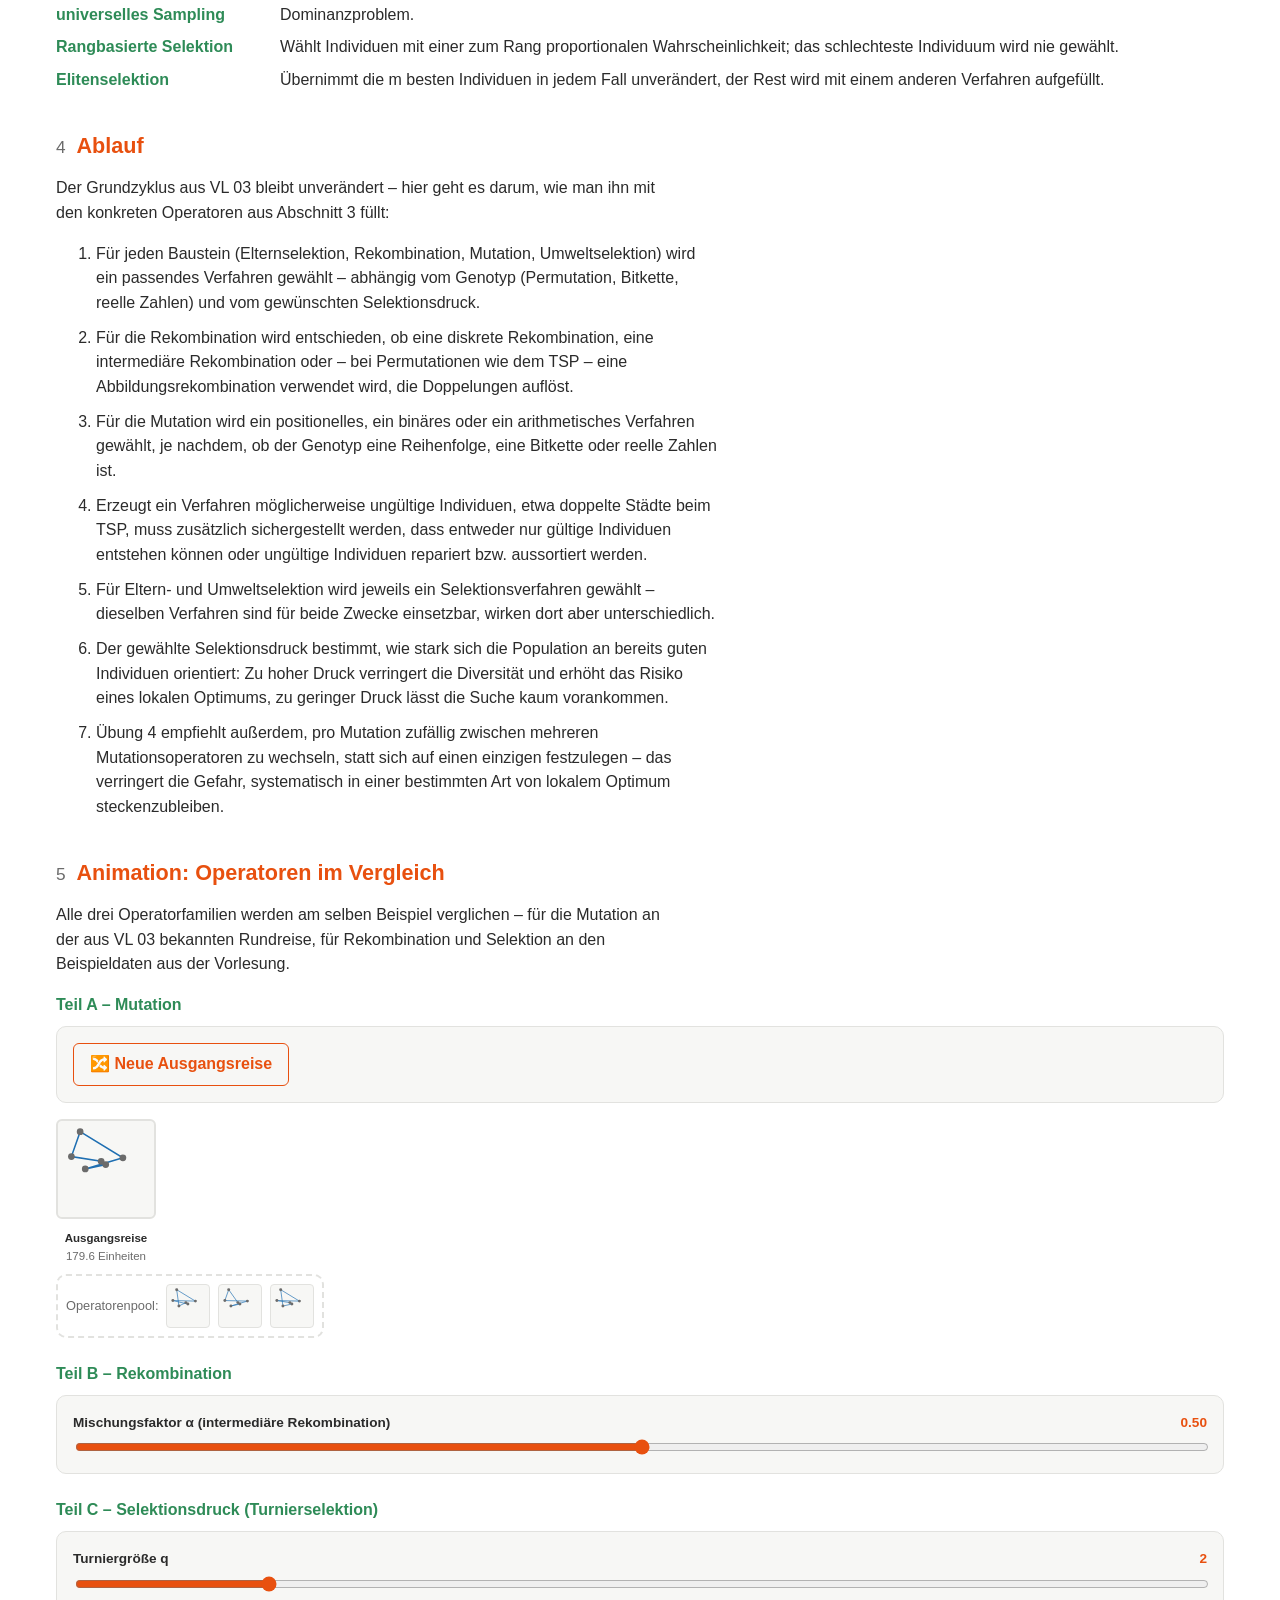
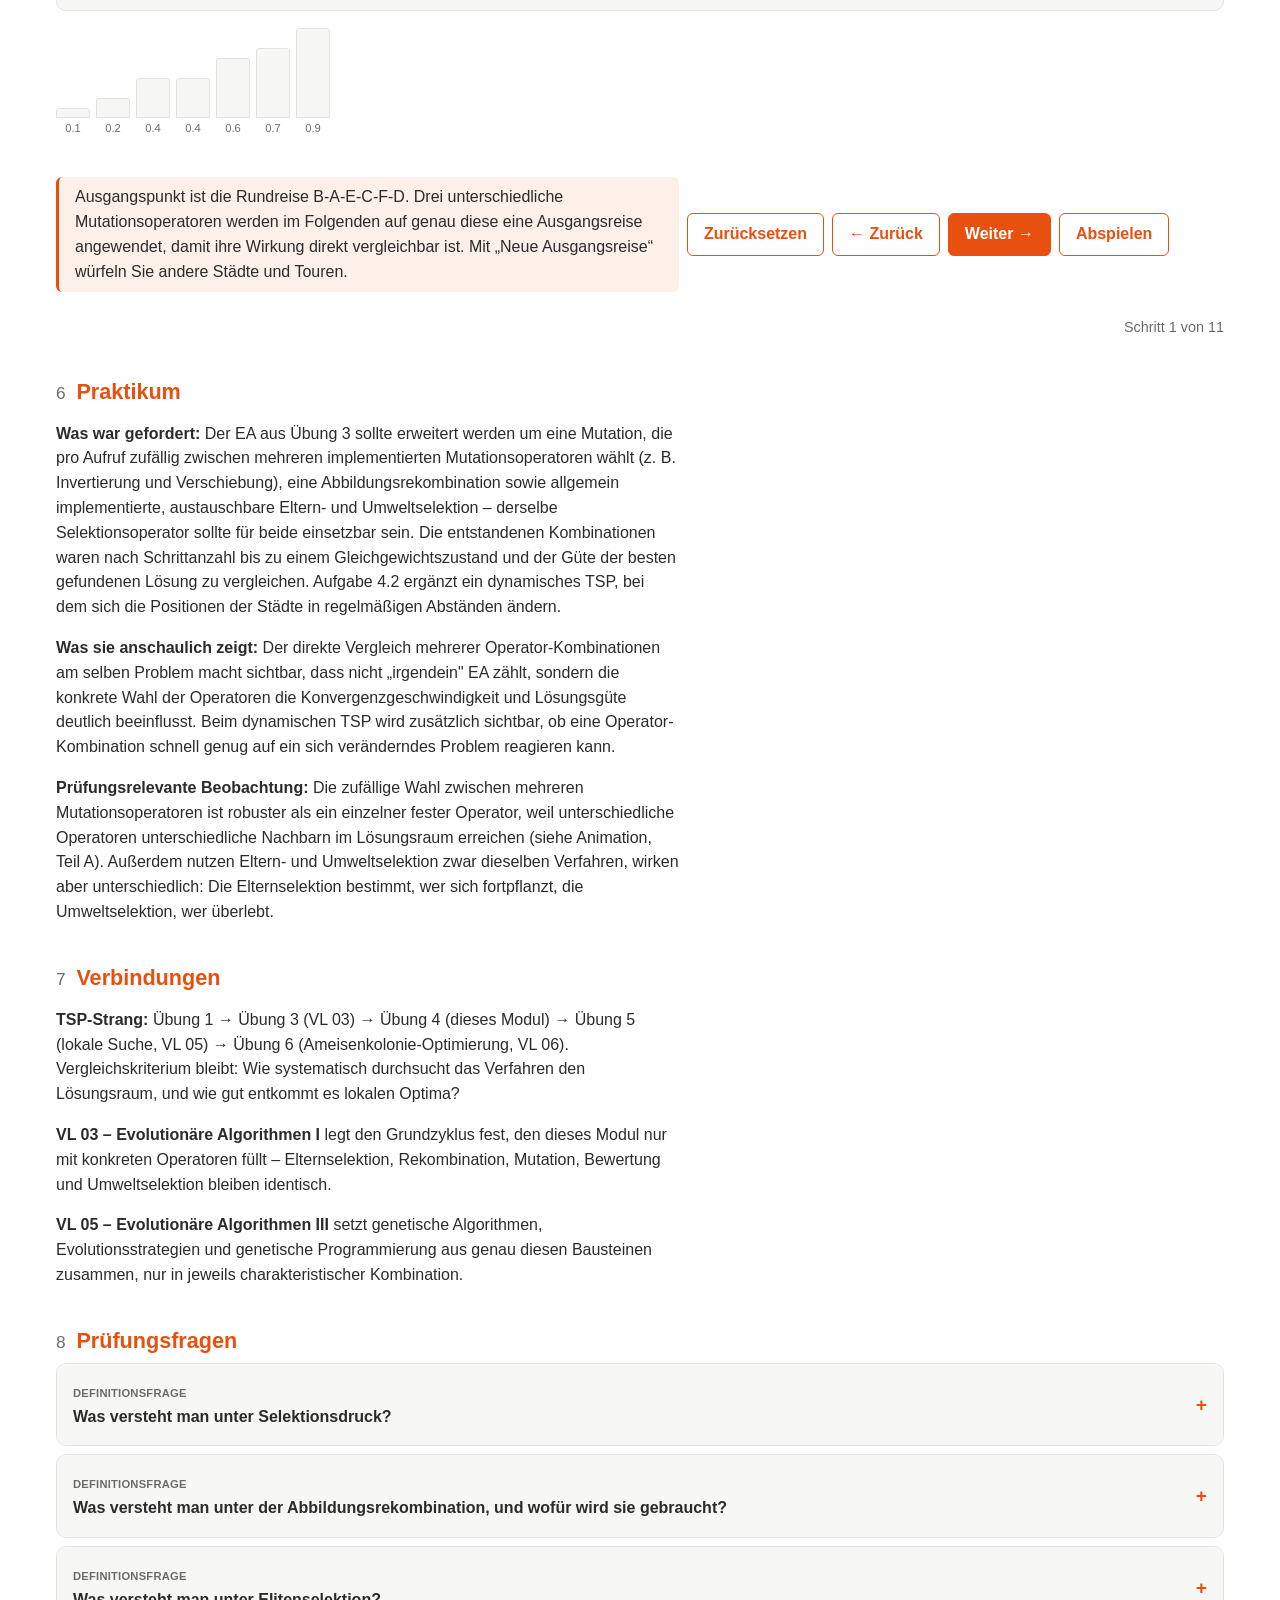
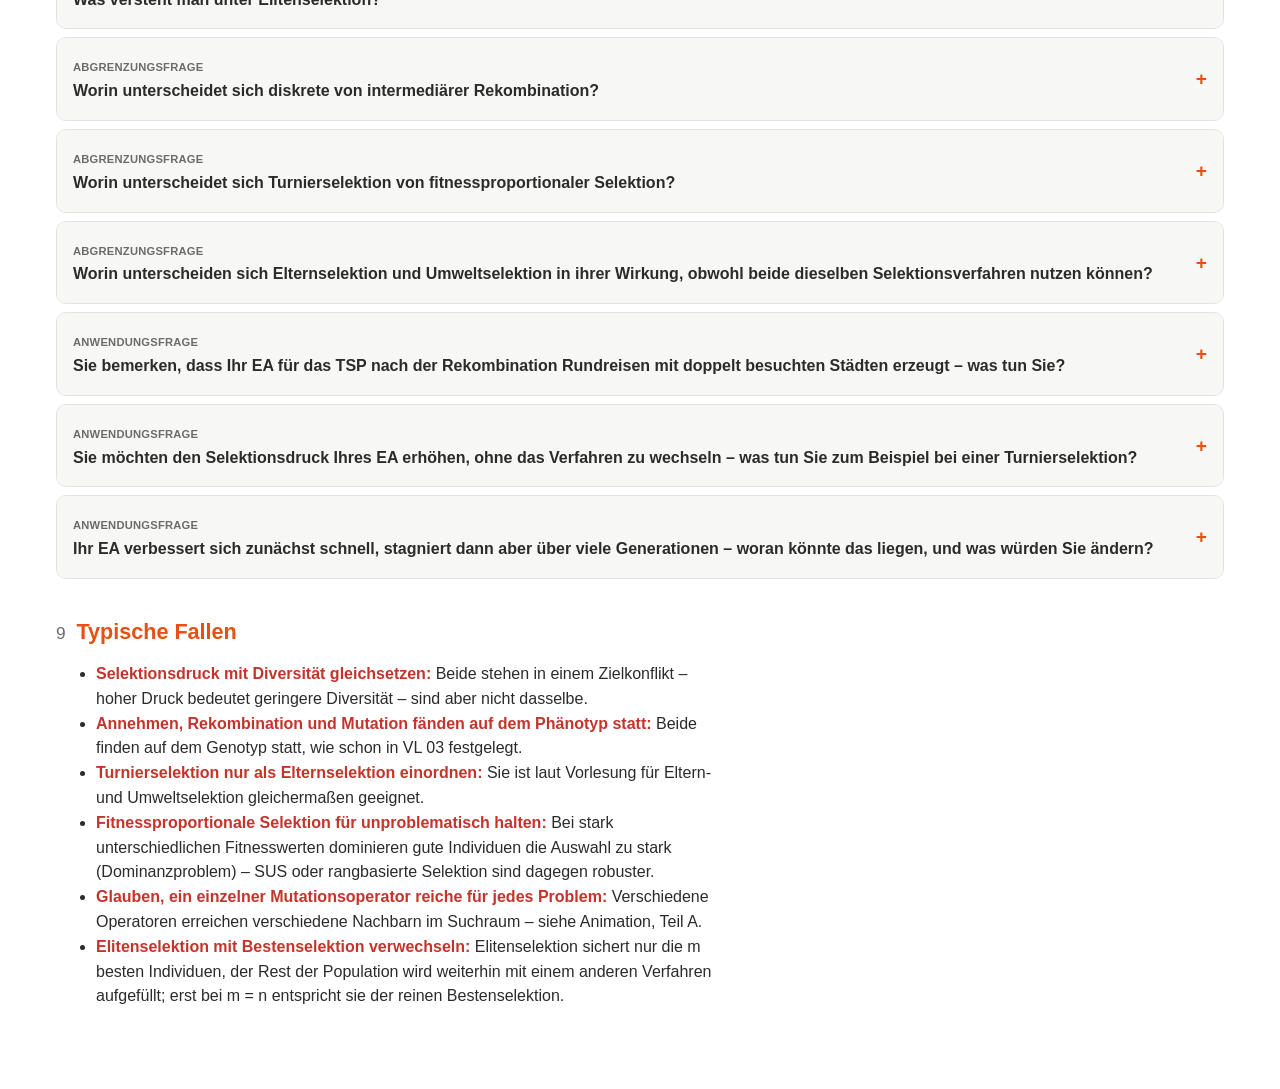
<file: lectures/vl04-evolutionaere-algorithmen-ii.html>
<!doctype html>
<html lang="de">
<head>
  <meta charset="utf-8">
  <meta name="viewport" content="width=device-width, initial-scale=1">
  <title>VL 04 – Evolutionäre Algorithmen II · Adaptive Systeme</title>
  <link rel="stylesheet" href="../assets/theme.css">
  <style>
    /* Modulspezifisches Layout - nutzt ausschließlich var(--as-*) aus theme.css. */
    .modul-wrapper {
      max-width: 1200px;
      margin: 0 auto;
      padding: var(--as-abstand-l) var(--as-abstand-m) var(--as-abstand-xl);
    }

    .modul-kopf {
      display: flex;
      flex-wrap: wrap;
      align-items: center;
      justify-content: space-between;
      gap: var(--as-abstand-s);
      padding: var(--as-abstand-m);
      border-bottom: 1px solid var(--as-rahmen);
      margin-bottom: var(--as-abstand-l);
    }

    .modul-kopf__meta {
      color: var(--as-text-gedaempft);
      font-size: 0.85rem;
      margin: 0.2em 0 0;
    }

    .quelle-link {
      font-size: 0.8rem;
      color: var(--as-text-gedaempft);
    }

    section {
      margin-bottom: var(--as-abstand-xl);
    }

    section h2 {
      display: flex;
      align-items: baseline;
      gap: 0.5em;
    }

    section h2 .modul-nr {
      color: var(--as-text-gedaempft);
      font-size: 0.8em;
      font-weight: 400;
    }

    section h3 {
      color: var(--as-ablauf);
      font-size: 1rem;
      margin-top: var(--as-abstand-l);
    }

    .begriffe-liste {
      display: grid;
      grid-template-columns: repeat(auto-fill, minmax(240px, 1fr));
      gap: var(--as-abstand-m);
      padding: 0;
      margin: 0;
    }

    .begriffe-liste dt {
      font-weight: 600;
      color: var(--as-begriff);
    }

    .begriffe-liste dd {
      margin: 0.2em 0 0;
    }

    .bestandteile-liste {
      display: grid;
      gap: var(--as-abstand-s);
      margin: 0 0 var(--as-abstand-m);
    }

    .bestandteil {
      display: grid;
      grid-template-columns: 13rem 1fr;
      gap: var(--as-abstand-m);
      align-items: start;
    }

    .bestandteil dt {
      font-weight: 600;
      color: var(--as-ablauf);
    }

    .bestandteil dd {
      margin: 0;
    }

    @media (max-width: 520px) {
      .bestandteil {
        grid-template-columns: 1fr;
      }
    }

    ol.ablauf-liste li {
      margin-bottom: 0.6em;
    }

    /* ---------- Animation: gemeinsame Bausteine ---------- */

    .ea-teil {
      margin-bottom: var(--as-abstand-l);
    }

    .ea-teil__titel {
      font-weight: 600;
      color: var(--as-ablauf);
      margin-bottom: var(--as-abstand-s);
    }

    .ea-tsp-row {
      display: flex;
      flex-wrap: wrap;
      gap: var(--as-abstand-s);
    }

    .ea-slot {
      flex: 0 0 100px;
      text-align: center;
    }

    .ea-slot[data-versteckt="true"] {
      display: none;
    }

    .ea-slot__svg {
      width: 100px;
      height: 100px;
      background: var(--as-flaeche-erhoeht);
      border: 2px solid var(--as-rahmen);
      border-radius: var(--as-radius-s);
    }

    .ea-slot[data-hervorgehoben="true"] .ea-slot__svg {
      border-color: var(--as-akzent);
    }

    .ea-slot__tag {
      font-size: 0.72rem;
      font-weight: 600;
      margin-top: 0.3em;
    }

    .ea-slot__laenge {
      font-size: 0.72rem;
      color: var(--as-text-gedaempft);
      min-height: 1.1em;
    }

    .ea-stadt { fill: var(--as-text-gedaempft); }
    .ea-stadt--hervorgehoben { fill: var(--as-akzent); }
    .ea-pfad { fill: none; stroke: var(--as-begriff); stroke-width: 1.6; }

    .ea-pool {
      display: inline-flex;
      gap: var(--as-abstand-s);
      padding: var(--as-abstand-s);
      border: 2px dashed var(--as-rahmen);
      border-radius: var(--as-radius-m);
      margin-top: var(--as-abstand-s);
    }

    .ea-pool[data-aktiv="true"] {
      border-color: var(--as-akzent);
    }

    .ea-vektor-row {
      display: flex;
      align-items: center;
      gap: var(--as-abstand-s);
      margin-bottom: var(--as-abstand-s);
    }

    .ea-vektor-row[data-versteckt="true"] {
      display: none;
    }

    .ea-vektor-label {
      flex: 0 0 9rem;
      font-size: 0.8rem;
      font-weight: 600;
    }

    .ea-vektor-zellen {
      display: flex;
      gap: 4px;
    }

    .ea-zelle {
      min-width: 2.6rem;
      padding: 0.3em 0.2em;
      text-align: center;
      font-size: 0.85rem;
      border-radius: var(--as-radius-s);
      background: var(--as-flaeche-erhoeht);
      border: 1px solid var(--as-rahmen);
    }

    .ea-zelle--p1 { border-color: var(--as-akzent); background: var(--as-akzent-gedeckt); }
    .ea-zelle--p2 { border-color: var(--as-begriff); background: var(--as-flaeche); }

    .ea-bar-row {
      display: flex;
      align-items: flex-end;
      gap: 6px;
      height: 110px;
      margin-bottom: var(--as-abstand-s);
    }

    .ea-bar {
      flex: 0 0 34px;
      display: flex;
      flex-direction: column;
      align-items: center;
      justify-content: flex-end;
      height: 100%;
    }

    .ea-bar__saeule {
      width: 100%;
      background: var(--as-flaeche-erhoeht);
      border: 1px solid var(--as-rahmen);
      border-radius: 3px 3px 0 0;
    }

    .ea-bar[data-gezogen="true"] .ea-bar__saeule {
      border-color: var(--as-akzent);
      background: var(--as-akzent-gedeckt);
    }

    .ea-bar[data-sieger="true"] .ea-bar__saeule {
      border-color: var(--as-ablauf);
      background: var(--as-flaeche);
      border-width: 2px;
    }

    .ea-bar__wert {
      font-size: 0.7rem;
      margin-top: 0.2em;
      color: var(--as-text-gedaempft);
    }

    .ea-bar[data-sieger="true"] .ea-bar__wert {
      color: var(--as-ablauf);
      font-weight: 600;
    }
  </style>
</head>
<body>
  <div class="modul-wrapper">
    <header class="modul-kopf">
      <div>
        <h1>VL 04 – Evolutionäre Algorithmen II</h1>
        <p class="modul-kopf__meta">Adaptive Systeme</p>
      </div>
    </header>

    <section id="kernidee">
      <h2><span class="modul-nr">1</span> Kernidee in drei Sätzen</h2>
      <p>
        VL 04 vertieft die drei Bausteine aus VL 03 – Rekombination, Mutation und
        Selektion – um konkrete, austauschbare Verfahren. Für jeden Baustein gibt es
        mehrere Operatoren mit unterschiedlichem Verhalten, etwa unterschiedlich starkem
        Selektionsdruck oder unterschiedlich starker Kausalität bei der Mutation. Welche
        Kombination am besten funktioniert, hängt vom Problem ab – genau deshalb
        schneidet nach dem No-Free-Lunch-Theorem aus VL 03 kein einzelner Operator bei
        jedem Problem am besten ab.
      </p>
    </section>

    <section id="begriffe">
      <h2><span class="modul-nr">2</span> Begriffe</h2>
      <dl class="begriffe-liste">
        <div><dt>Diskrete Rekombination</dt><dd>Übernimmt jede Eigenschaft eines Kindes komplett von einem der Eltern.</dd></div>
        <div><dt>Intermediäre Rekombination</dt><dd>Bildet für jede Eigenschaft einen gewichteten Mittelwert der Eltern – braucht einen numerischen Genotyp.</dd></div>
        <div><dt>Abbildungsrekombination</dt><dd>Löst bei Permutationen (z. B. TSP) entstehende Doppelungen auf, indem Konflikte auf den zweiten Elternteil abgebildet werden.</dd></div>
        <div><dt>Positionelle Mutation</dt><dd>Verändert die Reihenfolge von Elementen im Genotyp, z. B. durch Vertauschen, Invertieren oder Verschieben.</dd></div>
        <div><dt>Binäre Mutation</dt><dd>Kippt ein oder mehrere Bits im Genotyp, gesteuert über eine Mutationsrate.</dd></div>
        <div><dt>Arithmetische Mutation</dt><dd>Verändert numerische Werte um einen Zufallsbetrag, z. B. normalverteilt (Gauß) oder gleichverteilt (Creep).</dd></div>
        <div><dt>Diversität</dt><dd>Die Vielfalt unterschiedlicher Genotypen innerhalb einer Population.</dd></div>
        <div><dt>Selektionsdruck</dt><dd>Ein Maß dafür, wie nachgiebig die Selektion gegenüber schlechteren Individuen ist.</dd></div>
        <div><dt>Zufallsselektion</dt><dd>Wählt Individuen rein zufällig aus der Population aus.</dd></div>
        <div><dt>Bestenselektion</dt><dd>Übernimmt die besten Individuen der Population.</dd></div>
        <div><dt>Turnierselektion</dt><dd>Wählt q zufällige Individuen aus und nimmt das beste davon.</dd></div>
        <div><dt>Fitnessproportionale Selektion</dt><dd>Wählt Individuen mit einer zur Fitness proportionalen Wahrscheinlichkeit aus.</dd></div>
        <div><dt>Stochastisches universelles Sampling</dt><dd>Zieht mehrere Individuen gleichzeitig äquidistant, um Dominanz einzelner Individuen zu vermeiden.</dd></div>
        <div><dt>Rangbasierte Selektion</dt><dd>Wählt Individuen mit einer zu ihrem Rang – nicht zum absoluten Fitnesswert – proportionalen Wahrscheinlichkeit.</dd></div>
        <div><dt>Elitenselektion</dt><dd>Übernimmt die besten Individuen unverändert, der Rest wird mit einem anderen Verfahren aufgefüllt.</dd></div>
      </dl>
    </section>

    <section id="bestandteile">
      <h2><span class="modul-nr">3</span> Bestandteile</h2>

      <h3>Rekombinationsverfahren</h3>
      <dl class="bestandteile-liste">
        <div class="bestandteil"><dt>Diskrete Rekombination</dt><dd>Übernimmt jede Eigenschaft komplett von einem der Eltern, z. B. per k-Punkt- oder uniformem Crossover; funktioniert für praktisch jede Darstellungsform.</dd></div>
        <div class="bestandteil"><dt>Intermediäre Rekombination</dt><dd>Bildet für jede Eigenschaft einen gewichteten Mittelwert der Eltern; setzt einen numerischen Genotyp voraus.</dd></div>
        <div class="bestandteil"><dt>Abbildungsrekombination</dt><dd>Sonderform der diskreten Rekombination für Permutationen wie das TSP, die entstehende Doppelungen durch Abbildung auf den zweiten Elternteil auflöst.</dd></div>
      </dl>

      <h3>Mutationsverfahren</h3>
      <dl class="bestandteile-liste">
        <div class="bestandteil"><dt>Positionelle Mutation</dt><dd>Verändert die Reihenfolge von Elementen im Genotyp (vertauschend, invertierend, verschiebend); geeignet für Bitketten oder andere nicht-numerische Genotypen, sofern das Ergebnis immer gültig bleibt.</dd></div>
        <div class="bestandteil"><dt>Binäre Mutation</dt><dd>Kippt ein oder mehrere Bits im Genotyp, gesteuert über eine Mutationsrate μ.</dd></div>
        <div class="bestandteil"><dt>Arithmetische Mutation</dt><dd>Verändert numerische Werte um einen Zufallswert, z. B. normalverteilt (Gauß-Mutation) oder gleichverteilt innerhalb einer Schrittweite (Creep-Mutation).</dd></div>
      </dl>

      <h3>Selektionsverfahren</h3>
      <dl class="bestandteile-liste">
        <div class="bestandteil"><dt>Zufallsselektion</dt><dd>Wählt zufällige Individuen – als Elternselektion brauchbar, als Umweltselektion ohne Selektionsdruck ungeeignet.</dd></div>
        <div class="bestandteil"><dt>Bestenselektion</dt><dd>Übernimmt die besten Individuen – hoher Selektionsdruck, eher als Umweltselektion sinnvoll.</dd></div>
        <div class="bestandteil"><dt>Turnierselektion</dt><dd>Wählt q zufällige Individuen und nimmt das beste davon; über q lässt sich der Selektionsdruck direkt einstellen.</dd></div>
        <div class="bestandteil"><dt>Fitnessproportionale Selektion</dt><dd>Wählt Individuen mit einer zur Fitness proportionalen Wahrscheinlichkeit; gute Individuen können die Auswahl dominieren.</dd></div>
        <div class="bestandteil"><dt>Stochastisches universelles Sampling</dt><dd>Verbessert die fitnessproportionale Selektion, indem mehrere Individuen gleichzeitig äquidistant gezogen werden – vermeidet das Dominanzproblem.</dd></div>
        <div class="bestandteil"><dt>Rangbasierte Selektion</dt><dd>Wählt Individuen mit einer zum Rang proportionalen Wahrscheinlichkeit; das schlechteste Individuum wird nie gewählt.</dd></div>
        <div class="bestandteil"><dt>Elitenselektion</dt><dd>Übernimmt die m besten Individuen in jedem Fall unverändert, der Rest wird mit einem anderen Verfahren aufgefüllt.</dd></div>
      </dl>
    </section>

    <section id="ablauf">
      <h2><span class="modul-nr">4</span> Ablauf</h2>
      <p>Der Grundzyklus aus VL 03 bleibt unverändert – hier geht es darum, wie man ihn mit den konkreten Operatoren aus Abschnitt 3 füllt:</p>
      <ol class="ablauf-liste">
        <li>Für jeden Baustein (Elternselektion, Rekombination, Mutation, Umweltselektion) wird ein passendes Verfahren gewählt – abhängig vom Genotyp (Permutation, Bitkette, reelle Zahlen) und vom gewünschten Selektionsdruck.</li>
        <li>Für die Rekombination wird entschieden, ob eine diskrete Rekombination, eine intermediäre Rekombination oder – bei Permutationen wie dem TSP – eine Abbildungsrekombination verwendet wird, die Doppelungen auflöst.</li>
        <li>Für die Mutation wird ein positionelles, ein binäres oder ein arithmetisches Verfahren gewählt, je nachdem, ob der Genotyp eine Reihenfolge, eine Bitkette oder reelle Zahlen ist.</li>
        <li>Erzeugt ein Verfahren möglicherweise ungültige Individuen, etwa doppelte Städte beim TSP, muss zusätzlich sichergestellt werden, dass entweder nur gültige Individuen entstehen können oder ungültige Individuen repariert bzw. aussortiert werden.</li>
        <li>Für Eltern- und Umweltselektion wird jeweils ein Selektionsverfahren gewählt – dieselben Verfahren sind für beide Zwecke einsetzbar, wirken dort aber unterschiedlich.</li>
        <li>Der gewählte Selektionsdruck bestimmt, wie stark sich die Population an bereits guten Individuen orientiert: Zu hoher Druck verringert die Diversität und erhöht das Risiko eines lokalen Optimums, zu geringer Druck lässt die Suche kaum vorankommen.</li>
        <li>Übung 4 empfiehlt außerdem, pro Mutation zufällig zwischen mehreren Mutationsoperatoren zu wechseln, statt sich auf einen einzigen festzulegen – das verringert die Gefahr, systematisch in einer bestimmten Art von lokalem Optimum steckenzubleiben.</li>
      </ol>
    </section>

    <section id="animation">
      <h2><span class="modul-nr">5</span> Animation: Operatoren im Vergleich</h2>
      <p>
        Alle drei Operatorfamilien werden am selben Beispiel verglichen – für die Mutation
        an der aus VL 03 bekannten Rundreise, für Rekombination und Selektion an den
        Beispieldaten aus der Vorlesung.
      </p>

      <div class="ea-teil" id="teil-mutation">
        <div class="ea-teil__titel">Teil A – Mutation</div>
        <div class="as-regler-gruppe">
          <button class="as-button as-button--sekundaer" type="button" data-action="wuerfeln">🔀 Neue Ausgangsreise</button>
        </div>
        <div class="ea-tsp-row" id="ea-tsp-row"></div>
        <div class="ea-pool" id="ea-pool">
          <span style="align-self:center; font-size:0.8rem; color:var(--as-text-gedaempft);">Operatorenpool:</span>
        </div>
      </div>

      <div class="ea-teil" id="teil-rekombination">
        <div class="ea-teil__titel">Teil B – Rekombination</div>
        <div class="as-regler-gruppe">
          <div class="as-regler">
            <label for="ea-alpha-regler">Mischungsfaktor α (intermediäre Rekombination) <output id="ea-alpha-wert">0.50</output></label>
            <input type="range" id="ea-alpha-regler" min="0" max="1" step="0.05" value="0.5">
          </div>
        </div>
        <div id="ea-vektoren"></div>
      </div>

      <div class="ea-teil" id="teil-selektion">
        <div class="ea-teil__titel">Teil C – Selektionsdruck (Turnierselektion)</div>
        <div class="as-regler-gruppe">
          <div class="as-regler">
            <label for="ea-q-regler">Turniergröße q <output id="ea-q-wert">2</output></label>
            <input type="range" id="ea-q-regler" min="1" max="7" step="1" value="2">
          </div>
        </div>
        <div class="ea-bar-row" id="ea-bars"></div>
        <p style="font-size:0.8rem; color:var(--as-text-gedaempft); margin:0;" id="ea-selektion-label"></p>
      </div>

      <div class="as-step-controller">
        <p class="as-step-text" id="ea-step-text" aria-live="polite"></p>
        <button class="as-button as-button--sekundaer" type="button" data-action="reset">Zurücksetzen</button>
        <button class="as-button as-button--sekundaer" type="button" data-action="prev">← Zurück</button>
        <button class="as-button" type="button" data-action="next">Weiter →</button>
        <button class="as-button as-button--sekundaer" type="button" data-action="play">Abspielen</button>
        <span class="as-step-zaehler" id="ea-zaehler"></span>
      </div>
    </section>

    <section id="praktikum">
      <h2><span class="modul-nr">6</span> Praktikum</h2>
      <p>
        <strong>Was war gefordert:</strong> Der EA aus Übung 3 sollte erweitert werden um
        eine Mutation, die pro Aufruf zufällig zwischen mehreren implementierten
        Mutationsoperatoren wählt (z. B. Invertierung und Verschiebung), eine
        Abbildungsrekombination sowie allgemein implementierte, austauschbare Eltern- und
        Umweltselektion – derselbe Selektionsoperator sollte für beide einsetzbar sein.
        Die entstandenen Kombinationen waren nach Schrittanzahl bis zu einem
        Gleichgewichtszustand und der Güte der besten gefundenen Lösung zu vergleichen.
        Aufgabe 4.2 ergänzt ein dynamisches TSP, bei dem sich die Positionen der Städte in
        regelmäßigen Abständen ändern.
      </p>
      <p>
        <strong>Was sie anschaulich zeigt:</strong> Der direkte Vergleich mehrerer
        Operator-Kombinationen am selben Problem macht sichtbar, dass nicht „irgendein"
        EA zählt, sondern die konkrete Wahl der Operatoren die Konvergenzgeschwindigkeit
        und Lösungsgüte deutlich beeinflusst. Beim dynamischen TSP wird zusätzlich
        sichtbar, ob eine Operator-Kombination schnell genug auf ein sich veränderndes
        Problem reagieren kann.
      </p>
      <p>
        <strong>Prüfungsrelevante Beobachtung:</strong> Die zufällige Wahl zwischen
        mehreren Mutationsoperatoren ist robuster als ein einzelner fester Operator, weil
        unterschiedliche Operatoren unterschiedliche Nachbarn im Lösungsraum erreichen
        (siehe Animation, Teil A). Außerdem nutzen Eltern- und Umweltselektion zwar
        dieselben Verfahren, wirken aber unterschiedlich: Die Elternselektion bestimmt,
        wer sich fortpflanzt, die Umweltselektion, wer überlebt.
      </p>
    </section>

    <section id="verbindungen">
      <h2><span class="modul-nr">7</span> Verbindungen</h2>
      <p>
        <strong>TSP-Strang:</strong> Übung 1 → Übung 3 (VL 03) → Übung 4 (dieses Modul) →
        Übung 5 (lokale Suche, VL 05) → Übung 6 (Ameisenkolonie-Optimierung, VL 06).
        Vergleichskriterium bleibt: Wie systematisch durchsucht das Verfahren den
        Lösungsraum, und wie gut entkommt es lokalen Optima?
      </p>
      <p>
        <strong>VL 03 – Evolutionäre Algorithmen I</strong> legt den Grundzyklus fest, den
        dieses Modul nur mit konkreten Operatoren füllt – Elternselektion, Rekombination,
        Mutation, Bewertung und Umweltselektion bleiben identisch.
      </p>
      <p>
        <strong>VL 05 – Evolutionäre Algorithmen III</strong> setzt genetische
        Algorithmen, Evolutionsstrategien und genetische Programmierung aus genau diesen
        Bausteinen zusammen, nur in jeweils charakteristischer Kombination.
      </p>
    </section>

    <section id="pruefungsfragen">
      <h2><span class="modul-nr">8</span> Prüfungsfragen</h2>
      <div id="quiz-container">

        <div class="as-quiz-item">
          <button class="as-quiz-frage" type="button">
            <span><span class="as-quiz-typ">Definitionsfrage</span><br>Was versteht man unter Selektionsdruck?</span>
          </button>
          <div class="as-quiz-antwort">
            <p>Selektionsdruck ist ein Maß dafür, wie nachgiebig die Selektion gegenüber
            schlechteren Individuen ist. Bei hohem Selektionsdruck setzen sich fast
            ausschließlich die besten Individuen durch, was die Population schnell in
            Richtung eines Optimums bewegt, aber die Diversität verringert. Bei geringem
            Selektionsdruck haben auch schwächere Individuen eine reelle Chance, was die
            Diversität erhält, die Suche aber verlangsamt. Die Wahl des Selektionsdrucks
            ist deshalb immer ein Kompromiss zwischen Exploration und gezielter
            Verbesserung.</p>
          </div>
        </div>

        <div class="as-quiz-item">
          <button class="as-quiz-frage" type="button">
            <span><span class="as-quiz-typ">Definitionsfrage</span><br>Was versteht man unter der Abbildungsrekombination, und wofür wird sie gebraucht?</span>
          </button>
          <div class="as-quiz-antwort">
            <p>Die Abbildungsrekombination ist eine Sonderform der diskreten Rekombination
            für Genotypen, die eine Permutation darstellen, etwa die Städtereihenfolge
            beim TSP. Ein normaler k-Punkt-Crossover würde dort leicht Städte doppelt oder
            gar nicht in das Kind übernehmen. Die Abbildungsrekombination löst solche
            Konflikte auf, indem noch fehlende Eigenschaften über eine Abbildung auf den
            zweiten Elternteil ergänzt werden, sodass am Ende wieder eine gültige,
            vollständige Permutation entsteht.</p>
          </div>
        </div>

        <div class="as-quiz-item">
          <button class="as-quiz-frage" type="button">
            <span><span class="as-quiz-typ">Definitionsfrage</span><br>Was versteht man unter Elitenselektion?</span>
          </button>
          <div class="as-quiz-antwort">
            <p>Bei der Elitenselektion werden die m besten Individuen aus Eltern- und
            Nachkommenpopulation auf jeden Fall unverändert in die nächste Generation
            übernommen. Der restliche Platz in der neuen Population wird mit einem
            anderen Selektionsverfahren aufgefüllt. Dadurch geht garantiert keine bereits
            gefundene gute Lösung mehr verloren. Entspricht m genau der Populationsgröße
            n, wird die Elitenselektion zur reinen Bestenselektion.</p>
          </div>
        </div>

        <div class="as-quiz-item">
          <button class="as-quiz-frage" type="button">
            <span><span class="as-quiz-typ">Abgrenzungsfrage</span><br>Worin unterscheidet sich diskrete von intermediärer Rekombination?</span>
          </button>
          <div class="as-quiz-antwort">
            <p>Die diskrete Rekombination übernimmt jede Eigenschaft eines Kindes
            komplett von einem der beiden Eltern, es findet also kein Vermischen von
            Werten statt und das Verfahren funktioniert für praktisch jede
            Darstellungsform. Die intermediäre Rekombination bildet dagegen für jede
            Eigenschaft einen gewichteten Mittelwert der Elternwerte und erzeugt damit
            tatsächlich neue Zwischenwerte. Sie setzt deshalb einen numerischen Genotyp
            voraus, auf dem sich Mittelwerte überhaupt sinnvoll bilden lassen.</p>
          </div>
        </div>

        <div class="as-quiz-item">
          <button class="as-quiz-frage" type="button">
            <span><span class="as-quiz-typ">Abgrenzungsfrage</span><br>Worin unterscheidet sich Turnierselektion von fitnessproportionaler Selektion?</span>
          </button>
          <div class="as-quiz-antwort">
            <p>Die Turnierselektion zieht q zufällige Individuen aus der Population und
            wählt davon das beste – der Selektionsdruck lässt sich hier direkt über q
            einstellen. Die fitnessproportionale Selektion wählt dagegen Individuen mit
            einer Wahrscheinlichkeit, die direkt proportional zu ihrer Fitness ist, ohne
            eine Zwischenauswahl. Das birgt die Gefahr, dass Individuen mit deutlich
            besserer Fitness die Auswahl dominieren, ein Problem, dem Turnierselektion
            durch die begrenzte Stichprobengröße q weniger stark unterliegt.</p>
          </div>
        </div>

        <div class="as-quiz-item">
          <button class="as-quiz-frage" type="button">
            <span><span class="as-quiz-typ">Abgrenzungsfrage</span><br>Worin unterscheiden sich Elternselektion und Umweltselektion in ihrer Wirkung, obwohl beide dieselben Selektionsverfahren nutzen können?</span>
          </button>
          <div class="as-quiz-antwort">
            <p>Beide können technisch dasselbe Verfahren nutzen, zum Beispiel eine
            Turnierselektion, wirken im Ablauf des EA aber an unterschiedlicher Stelle.
            Die Elternselektion bestimmt, welche Individuen aus der aktuellen Population
            Nachkommen erzeugen dürfen und wie oft – sie entscheidet also, wer sich
            fortpflanzt. Die Umweltselektion entscheidet danach, welche Individuen aus
            Eltern- und Kinderpopulation tatsächlich in die nächste Generation überleben.
            Der Unterschied liegt also im Zeitpunkt und im Zweck der Auswahl, nicht im
            verwendeten Mechanismus.</p>
          </div>
        </div>

        <div class="as-quiz-item">
          <button class="as-quiz-frage" type="button">
            <span><span class="as-quiz-typ">Anwendungsfrage</span><br>Sie bemerken, dass Ihr EA für das TSP nach der Rekombination Rundreisen mit doppelt besuchten Städten erzeugt – was tun Sie?</span>
          </button>
          <div class="as-quiz-antwort">
            <p>Der Genotyp beim TSP ist eine Permutation aller Städte, und ein normaler
            Crossover verletzt diese Eigenschaft leicht, weil er Werte unabhängig
            voneinander übernimmt. Ich würde die Rekombination durch eine
            Abbildungsrekombination ersetzen, die genau für Permutationen entwickelt
            wurde und Konflikte durch Abbildung auf den zweiten Elternteil auflöst, statt
            einfach Werte zu duplizieren. Alternativ könnte ich ungültige Kinder nach der
            Rekombination erkennen und reparieren oder aussortieren, doch die passende
            Rekombination von vornherein ist die sauberere Lösung.</p>
          </div>
        </div>

        <div class="as-quiz-item">
          <button class="as-quiz-frage" type="button">
            <span><span class="as-quiz-typ">Anwendungsfrage</span><br>Sie möchten den Selektionsdruck Ihres EA erhöhen, ohne das Verfahren zu wechseln – was tun Sie zum Beispiel bei einer Turnierselektion?</span>
          </button>
          <div class="as-quiz-antwort">
            <p>Bei der Turnierselektion lässt sich der Selektionsdruck direkt über den
            Parameter q steuern, also die Anzahl der Individuen, die pro Turnier zufällig
            gezogen werden. Erhöhe ich q, steigt die Wahrscheinlichkeit, dass ein
            insgesamt sehr gutes Individuum im gezogenen Teilnehmerfeld enthalten ist und
            das Turnier gewinnt, wodurch sich gute Individuen stärker durchsetzen. Ich
            sollte dabei aber im Blick behalten, dass ein zu großes q die Diversität der
            Population deutlich verringert und das Risiko eines lokalen Optimums erhöht.</p>
          </div>
        </div>

        <div class="as-quiz-item">
          <button class="as-quiz-frage" type="button">
            <span><span class="as-quiz-typ">Anwendungsfrage</span><br>Ihr EA verbessert sich zunächst schnell, stagniert dann aber über viele Generationen – woran könnte das liegen, und was würden Sie ändern?</span>
          </button>
          <div class="as-quiz-antwort">
            <p>Eine Stagnation nach anfänglich schnellem Fortschritt deutet oft auf zu
            geringe Diversität hin – die Population hat sich zu stark auf einen Bereich
            des Suchraums festgelegt, möglicherweise ein lokales Optimum, und findet ohne
            neue Varianten keinen Ausweg mehr. Ich würde zunächst den Selektionsdruck
            senken, etwa durch ein kleineres q bei der Turnierselektion, und prüfen, ob
            mehrere unterschiedliche Mutationsoperatoren zufällig gemischt werden statt
            nur eines. Beides vergrößert die erreichbare Nachbarschaft im Suchraum und
            gibt der Population wieder eine Chance, aus dem aktuellen Optimum
            herauszufinden.</p>
          </div>
        </div>

      </div>
    </section>

    <section id="typische-fallen">
      <h2><span class="modul-nr">9</span> Typische Fallen</h2>
      <ul>
        <li><span class="as-achtung">Selektionsdruck mit Diversität gleichsetzen:</span>
        Beide stehen in einem Zielkonflikt – hoher Druck bedeutet geringere Diversität –
        sind aber nicht dasselbe.</li>
        <li><span class="as-achtung">Annehmen, Rekombination und Mutation fänden auf dem
        Phänotyp statt:</span> Beide finden auf dem Genotyp statt, wie schon in VL 03
        festgelegt.</li>
        <li><span class="as-achtung">Turnierselektion nur als Elternselektion
        einordnen:</span> Sie ist laut Vorlesung für Eltern- und Umweltselektion
        gleichermaßen geeignet.</li>
        <li><span class="as-achtung">Fitnessproportionale Selektion für unproblematisch
        halten:</span> Bei stark unterschiedlichen Fitnesswerten dominieren gute
        Individuen die Auswahl zu stark (Dominanzproblem) – SUS oder rangbasierte
        Selektion sind dagegen robuster.</li>
        <li><span class="as-achtung">Glauben, ein einzelner Mutationsoperator reiche für
        jedes Problem:</span> Verschiedene Operatoren erreichen verschiedene Nachbarn im
        Suchraum – siehe Animation, Teil A.</li>
        <li><span class="as-achtung">Elitenselektion mit Bestenselektion
        verwechseln:</span> Elitenselektion sichert nur die m besten Individuen, der Rest
        der Population wird weiterhin mit einem anderen Verfahren aufgefüllt; erst bei
        m = n entspricht sie der reinen Bestenselektion.</li>
      </ul>
    </section>
  </div>

  <script src="../assets/module.js"></script>
  <script>
    (function () {
      "use strict";

      // ---------- Teil A: Mutation am TSP ----------

      var STAEDTE_NAMEN = ["A", "B", "C", "D", "E", "F"];
      var CITY_POS, BASIS, VERTAUSCHT, INVERTIERT, VERSCHOBEN, SWAP_IDX, INVERT_RANGE, MOVE_PARAMS;

      function swapAt(order, i, j) {
        var c = order.slice();
        var t = c[i]; c[i] = c[j]; c[j] = t;
        return c;
      }
      function invertRange(order, i, j) {
        var c = order.slice();
        var teil = c.slice(i, j + 1).reverse();
        for (var k = 0; k < teil.length; k++) c[i + k] = teil[k];
        return c;
      }
      function moveTo(order, from, to) {
        var c = order.slice();
        var el = c.splice(from, 1)[0];
        c.splice(to, 0, el);
        return c;
      }

      function zufallsPermutation() {
        var arr = STAEDTE_NAMEN.slice();
        for (var i = arr.length - 1; i > 0; i--) {
          var j = Math.floor(Math.random() * (i + 1));
          var t = arr[i]; arr[i] = arr[j]; arr[j] = t;
        }
        return arr;
      }

      function zweiDistinkteIndizes(n) {
        var i = Math.floor(Math.random() * n);
        var j;
        do { j = Math.floor(Math.random() * n); } while (j === i);
        return [i, j];
      }

      function zufallsBereich(n) {
        var i = Math.floor(Math.random() * (n - 1));
        var j = i + 1 + Math.floor(Math.random() * (n - 1 - i));
        return [i, j];
      }

      function neueAusgangsreise() {
        CITY_POS = {};
        STAEDTE_NAMEN.forEach(function (c) {
          CITY_POS[c] = [10 + Math.random() * 80, 10 + Math.random() * 80];
        });
        BASIS = zufallsPermutation();
        SWAP_IDX = zweiDistinkteIndizes(BASIS.length);
        INVERT_RANGE = zufallsBereich(BASIS.length);
        MOVE_PARAMS = zweiDistinkteIndizes(BASIS.length);
        VERTAUSCHT = swapAt(BASIS, SWAP_IDX[0], SWAP_IDX[1]);
        INVERTIERT = invertRange(BASIS, INVERT_RANGE[0], INVERT_RANGE[1]);
        VERSCHOBEN = moveTo(BASIS, MOVE_PARAMS[0], MOVE_PARAMS[1]);
      }

      neueAusgangsreise();

      function tourLength(order) {
        var total = 0;
        for (var i = 0; i < order.length; i++) {
          var a = CITY_POS[order[i]];
          var b = CITY_POS[order[(i + 1) % order.length]];
          total += Math.hypot(a[0] - b[0], a[1] - b[1]);
        }
        return total;
      }

      var NS = "http://www.w3.org/2000/svg";
      function svgEl(tag, attrs) {
        var el = document.createElementNS(NS, tag);
        for (var k in attrs) el.setAttribute(k, attrs[k]);
        return el;
      }
      function drawTour(svg, order, hervor) {
        while (svg.firstChild) svg.removeChild(svg.firstChild);
        var pts = order.map(function (c) { return CITY_POS[c]; });
        var attr = pts.concat([pts[0]]).map(function (p) { return p[0] + "," + p[1]; }).join(" ");
        svg.appendChild(svgEl("polyline", { points: attr, class: "ea-pfad" }));
        order.forEach(function (c) {
          var pos = CITY_POS[c];
          var h = hervor && hervor.indexOf(c) !== -1;
          svg.appendChild(svgEl("circle", { cx: pos[0], cy: pos[1], r: h ? 5 : 3.5, class: "ea-stadt" + (h ? " ea-stadt--hervorgehoben" : "") }));
        });
      }

      function tspSlotsConfig() {
        return [
          { id: "basis", label: "Ausgangsreise", order: BASIS },
          { id: "vertauscht", label: "Vertauschend", order: VERTAUSCHT },
          { id: "invertiert", label: "Invertierend", order: INVERTIERT },
          { id: "verschoben", label: "Verschiebend", order: VERSCHOBEN }
        ];
      }
      var tspSlotEls = {};

      function buildTspSlots() {
        var row = document.getElementById("ea-tsp-row");
        row.innerHTML = "";
        var pool = document.getElementById("ea-pool");
        pool.querySelectorAll("svg").forEach(function (el) { el.remove(); });
        tspSlotEls = {};
        tspSlotsConfig().forEach(function (cfg) {
          var wrap = document.createElement("div");
          wrap.className = "ea-slot";
          var svg = svgEl("svg", { viewBox: "0 0 100 100", class: "ea-slot__svg" });
          wrap.appendChild(svg);
          var tag = document.createElement("div");
          tag.className = "ea-slot__tag";
          tag.textContent = cfg.label;
          wrap.appendChild(tag);
          var laenge = document.createElement("div");
          laenge.className = "ea-slot__laenge";
          wrap.appendChild(laenge);
          row.appendChild(wrap);
          tspSlotEls[cfg.id] = { wrap: wrap, svg: svg, tag: tag, laenge: laenge };
          buildPoolIcon(cfg);
        });
      }

      function buildPoolIcon(cfg) {
        if (cfg.id === "basis") return;
        var pool = document.getElementById("ea-pool");
        var svg = svgEl("svg", { viewBox: "0 0 100 100", style: "width:44px;height:44px;background:var(--as-flaeche-erhoeht);border:1px solid var(--as-rahmen);border-radius:4px;" });
        drawTour(svg, cfg.order);
        pool.appendChild(svg);
      }

      function setTspSlot(id, order, opts) {
        opts = opts || {};
        var els = tspSlotEls[id];
        drawTour(els.svg, order, opts.hervorStaedte);
        els.wrap.dataset.versteckt = opts.versteckt ? "true" : "false";
        els.wrap.dataset.hervorgehoben = opts.hervorgehoben ? "true" : "false";
        els.laenge.textContent = opts.zeigeLaenge ? tourLength(order).toFixed(1) + " Einheiten" : "";
      }

      // ---------- Teil B: Rekombination ----------

      var P1V = [0.6, 1.4, 2.1, 2.0, 0.3];
      var P2V = [0.2, 1.0, 2.5, 1.2, 0.5];
      var CROSSOVER_PUNKTE = [1, 3];

      function diskretesKind(p1, p2, punkte) {
        var quelle = 1;
        var result = [];
        var herkunft = [];
        for (var i = 0; i < p1.length; i++) {
          if (punkte.indexOf(i) !== -1) quelle = quelle === 1 ? 2 : 1;
          result.push(quelle === 1 ? p1[i] : p2[i]);
          herkunft.push(quelle);
        }
        return { werte: result, herkunft: herkunft };
      }

      function intermediaeresKind(p1, p2, alpha) {
        return p1.map(function (v, i) { return alpha * v + (1 - alpha) * p2[i]; });
      }

      var ALPHA = 0.5;

      var vektorRows = {};

      function buildVektorRows() {
        var container = document.getElementById("ea-vektoren");
        [
          { id: "p1", label: "Elter 1", werte: P1V, klasse: "p1" },
          { id: "p2", label: "Elter 2", werte: P2V, klasse: "p2" },
          { id: "diskret", label: "Kind (diskret)", werte: null },
          { id: "intermediaer", label: "Kind (intermediär)", werte: null }
        ].forEach(function (cfg) {
          var row = document.createElement("div");
          row.className = "ea-vektor-row";
          row.dataset.versteckt = "false";
          var label = document.createElement("div");
          label.className = "ea-vektor-label";
          label.textContent = cfg.label;
          row.appendChild(label);
          var zellen = document.createElement("div");
          zellen.className = "ea-vektor-zellen";
          row.appendChild(zellen);
          container.appendChild(row);
          vektorRows[cfg.id] = { row: row, zellen: zellen };
          if (cfg.werte) renderVektor(cfg.id, cfg.werte, cfg.werte.map(function () { return cfg.klasse; }));
        });
      }

      function renderVektor(id, werte, herkunftKlassen) {
        var zellen = vektorRows[id].zellen;
        zellen.innerHTML = "";
        werte.forEach(function (w, i) {
          var zelle = document.createElement("div");
          zelle.className = "ea-zelle" + (herkunftKlassen ? " ea-zelle--" + herkunftKlassen[i] : "");
          zelle.textContent = w.toFixed(1);
          zellen.appendChild(zelle);
        });
      }

      function setVektorZeileVersteckt(id, versteckt) {
        vektorRows[id].row.dataset.versteckt = versteckt ? "true" : "false";
      }

      // ---------- Teil C: Selektionsdruck ----------

      var POPULATION = [0.1, 0.2, 0.4, 0.4, 0.6, 0.7, 0.9];
      var Q = 2;

      function zufallsZiehung(q) {
        var idx = [];
        while (idx.length < q) {
          var r = Math.floor(Math.random() * POPULATION.length);
          if (idx.indexOf(r) === -1) idx.push(r);
        }
        return idx.sort(function (a, b) { return a - b; });
      }

      var ZIEHUNG = zufallsZiehung(Q);
      var barEls = [];

      function buildBars() {
        var row = document.getElementById("ea-bars");
        POPULATION.forEach(function (wert, i) {
          var bar = document.createElement("div");
          bar.className = "ea-bar";
          var saeule = document.createElement("div");
          saeule.className = "ea-bar__saeule";
          saeule.style.height = (wert * 100) + "px";
          bar.appendChild(saeule);
          var label = document.createElement("div");
          label.className = "ea-bar__wert";
          label.textContent = wert.toFixed(1);
          bar.appendChild(label);
          row.appendChild(bar);
          barEls.push(bar);
        });
      }

      function setSelektion(ziehung) {
        var label = document.getElementById("ea-selektion-label");
        if (!ziehung) {
          barEls.forEach(function (b) { b.dataset.gezogen = "false"; b.dataset.sieger = "false"; });
          label.textContent = "";
          return;
        }
        var werte = ziehung.map(function (i) { return POPULATION[i]; });
        var siegerWert = Math.min.apply(null, werte);
        var siegerIndex = ziehung[werte.indexOf(siegerWert)];
        barEls.forEach(function (b, i) {
          b.dataset.gezogen = ziehung.indexOf(i) !== -1 ? "true" : "false";
          b.dataset.sieger = i === siegerIndex ? "true" : "false";
        });
        label.textContent = "Beispielziehung q=" + ziehung.length + ": Individuen mit Gütewert " +
          werte.map(function (w) { return w.toFixed(1); }).join(", ") +
          " gezogen – Sieger (kleinster Wert): " + siegerWert.toFixed(1) + ".";
      }

      // ---------- Schrittsteuerung ----------

      function baueSchritte() {
        var vertauschtStaedte = [BASIS[SWAP_IDX[0]], BASIS[SWAP_IDX[1]]];
        var invertiertStaedte = BASIS.slice(INVERT_RANGE[0], INVERT_RANGE[1] + 1);
        var verschobeneStadt = BASIS[MOVE_PARAMS[0]];
        return [
          "Ausgangspunkt ist die Rundreise " + BASIS.join("-") + ". Drei unterschiedliche Mutationsoperatoren werden im Folgenden auf genau diese eine Ausgangsreise angewendet, damit ihre Wirkung direkt vergleichbar ist. Mit „Neue Ausgangsreise“ würfeln Sie andere Städte und Touren.",
          "Die vertauschende Mutation tauscht zwei Städte in der Reihenfolge – hier Stadt " + vertauschtStaedte[0] + " und Stadt " + vertauschtStaedte[1] + ".",
          "Die invertierende Mutation kehrt die Reihenfolge eines zusammenhängenden Teilabschnitts um – hier den Abschnitt von Stadt " + invertiertStaedte[0] + " bis Stadt " + invertiertStaedte[invertiertStaedte.length - 1] + ".",
          "Die verschiebende Mutation verschiebt eine einzelne Stadt an eine andere Stelle der Reihenfolge – hier wandert Stadt " + verschobeneStadt + " an eine neue Position.",
          "Im direkten Vergleich erzeugen alle drei Operatoren aus derselben Ausgangsreise drei unterschiedliche Nachbarn im Lösungsraum – jeder Operator erreicht andere neue Rundreisen.",
          "Wird immer nur ein einziger Operator verwendet, kann der Algorithmus dauerhaft nur die Nachbarn erreichen, die genau dieser eine Operator erzeugen kann – bestimmte bessere Rundreisen bleiben ihm unerreichbar. Übung 4 empfiehlt deshalb, den Operator bei jeder Mutation zufällig aus einem Pool zu wählen.",
          "Auch bei der Rekombination gibt es diese Wahl. Zwei Beispiel-Elternvektoren aus der Vorlesung werden nun mit zwei verschiedenen Verfahren rekombiniert.",
          "Die diskrete Rekombination übernimmt jede Eigenschaft komplett von einem der beiden Eltern – hier mit Wechselpunkten nach der ersten und der dritten Stelle.",
          "Die intermediäre Rekombination bildet für jede Eigenschaft stattdessen den gewichteten Mittelwert der Eltern – stellen Sie α oben frei ein (aktuell α = " + ALPHA.toFixed(2) + ") und beobachten Sie, wie sich das Kind live zwischen Elter 1 (α=1) und Elter 2 (α=0) verschiebt.",
          "Auch die Selektion kennt unterschiedlich starken Druck. Stellen Sie die Turniergröße q oben ein: Bei kleinem q kann auch ein eher mittelmäßiges Individuum gewinnen, weil nur wenige zufällige Individuen zur Auswahl standen. Aktuelle Ziehung: q=" + Q + ".",
          "Bei größerem q gewinnt zuverlässiger das insgesamt beste Individuum – der Selektionsdruck steigt, doch die Diversität der Population sinkt dabei. Für Rekombination, Mutation und Selektion gilt derselbe Grundsatz: Es gibt nicht den einen richtigen Operator, sondern nur eine für das jeweilige Problem passende Kombination."
        ];
      }

      function render(step) {
        // Teil A
        if (step === 0) {
          setTspSlot("basis", BASIS, { zeigeLaenge: true });
          setTspSlot("vertauscht", VERTAUSCHT, { versteckt: true });
          setTspSlot("invertiert", INVERTIERT, { versteckt: true });
          setTspSlot("verschoben", VERSCHOBEN, { versteckt: true });
        } else if (step === 1) {
          setTspSlot("basis", BASIS, { zeigeLaenge: true });
          setTspSlot("vertauscht", VERTAUSCHT, { zeigeLaenge: true, hervorgehoben: true, hervorStaedte: [BASIS[SWAP_IDX[0]], BASIS[SWAP_IDX[1]]] });
          setTspSlot("invertiert", INVERTIERT, { versteckt: true });
          setTspSlot("verschoben", VERSCHOBEN, { versteckt: true });
        } else if (step === 2) {
          setTspSlot("vertauscht", VERTAUSCHT, { zeigeLaenge: true });
          setTspSlot("invertiert", INVERTIERT, { zeigeLaenge: true, hervorgehoben: true, hervorStaedte: BASIS.slice(INVERT_RANGE[0], INVERT_RANGE[1] + 1) });
          setTspSlot("verschoben", VERSCHOBEN, { versteckt: true });
        } else if (step >= 3) {
          setTspSlot("invertiert", INVERTIERT, { zeigeLaenge: true });
          setTspSlot("verschoben", VERSCHOBEN, { zeigeLaenge: true, hervorgehoben: step === 3, hervorStaedte: [BASIS[MOVE_PARAMS[0]]] });
        }
        document.getElementById("ea-pool").dataset.aktiv = step >= 5 ? "true" : "false";

        // Teil B
        var vRekombVersteckt = step < 6;
        setVektorZeileVersteckt("p1", vRekombVersteckt);
        setVektorZeileVersteckt("p2", vRekombVersteckt);
        setVektorZeileVersteckt("diskret", step < 7);
        setVektorZeileVersteckt("intermediaer", step < 8);
        if (step >= 7) {
          var kd = diskretesKind(P1V, P2V, CROSSOVER_PUNKTE);
          renderVektor("diskret", kd.werte, kd.herkunft.map(function (q) { return "p" + q; }));
        }
        if (step >= 8) {
          renderVektor("intermediaer", intermediaeresKind(P1V, P2V, ALPHA), null);
        }

        // Teil C
        if (step < 9) setSelektion(null);
        else setSelektion(ZIEHUNG);

        var schritte = baueSchritte();
        document.getElementById("ea-step-text").textContent = schritte[step];
        document.getElementById("ea-zaehler").textContent = "Schritt " + (step + 1) + " von " + schritte.length;
      }

      document.addEventListener("DOMContentLoaded", function () {
        buildTspSlots();
        buildVektorRows();
        buildBars();

        if (window.ASModule) {
          window.ASModule.initTheme(document.getElementById("as-theme-toggle"));
          window.ASModule.initQuiz("#quiz-container");
        }

        var controller = window.ASModule.createStepController({
          stepCount: 11,
          onRender: render
        });

        document.querySelectorAll("[data-action]").forEach(function (btn) {
          btn.addEventListener("click", function () {
            var action = btn.getAttribute("data-action");
            if (action === "next") controller.next();
            else if (action === "prev") controller.prev();
            else if (action === "reset") controller.reset();
            else if (action === "play") controller.play();
            else if (action === "wuerfeln") {
              neueAusgangsreise();
              buildTspSlots();
              controller.reset();
            }
          });
        });

        var alphaRegler = document.getElementById("ea-alpha-regler");
        var alphaWert = document.getElementById("ea-alpha-wert");
        alphaRegler.addEventListener("input", function () {
          ALPHA = Number(alphaRegler.value);
          alphaWert.textContent = ALPHA.toFixed(2);
          controller.goTo(controller.current());
        });

        var qRegler = document.getElementById("ea-q-regler");
        var qWert = document.getElementById("ea-q-wert");
        qRegler.addEventListener("input", function () {
          Q = Number(qRegler.value);
          ZIEHUNG = zufallsZiehung(Q);
          qWert.textContent = Q;
          controller.goTo(controller.current());
        });
      });
    })();
  </script>
</body>
</html>
</file>
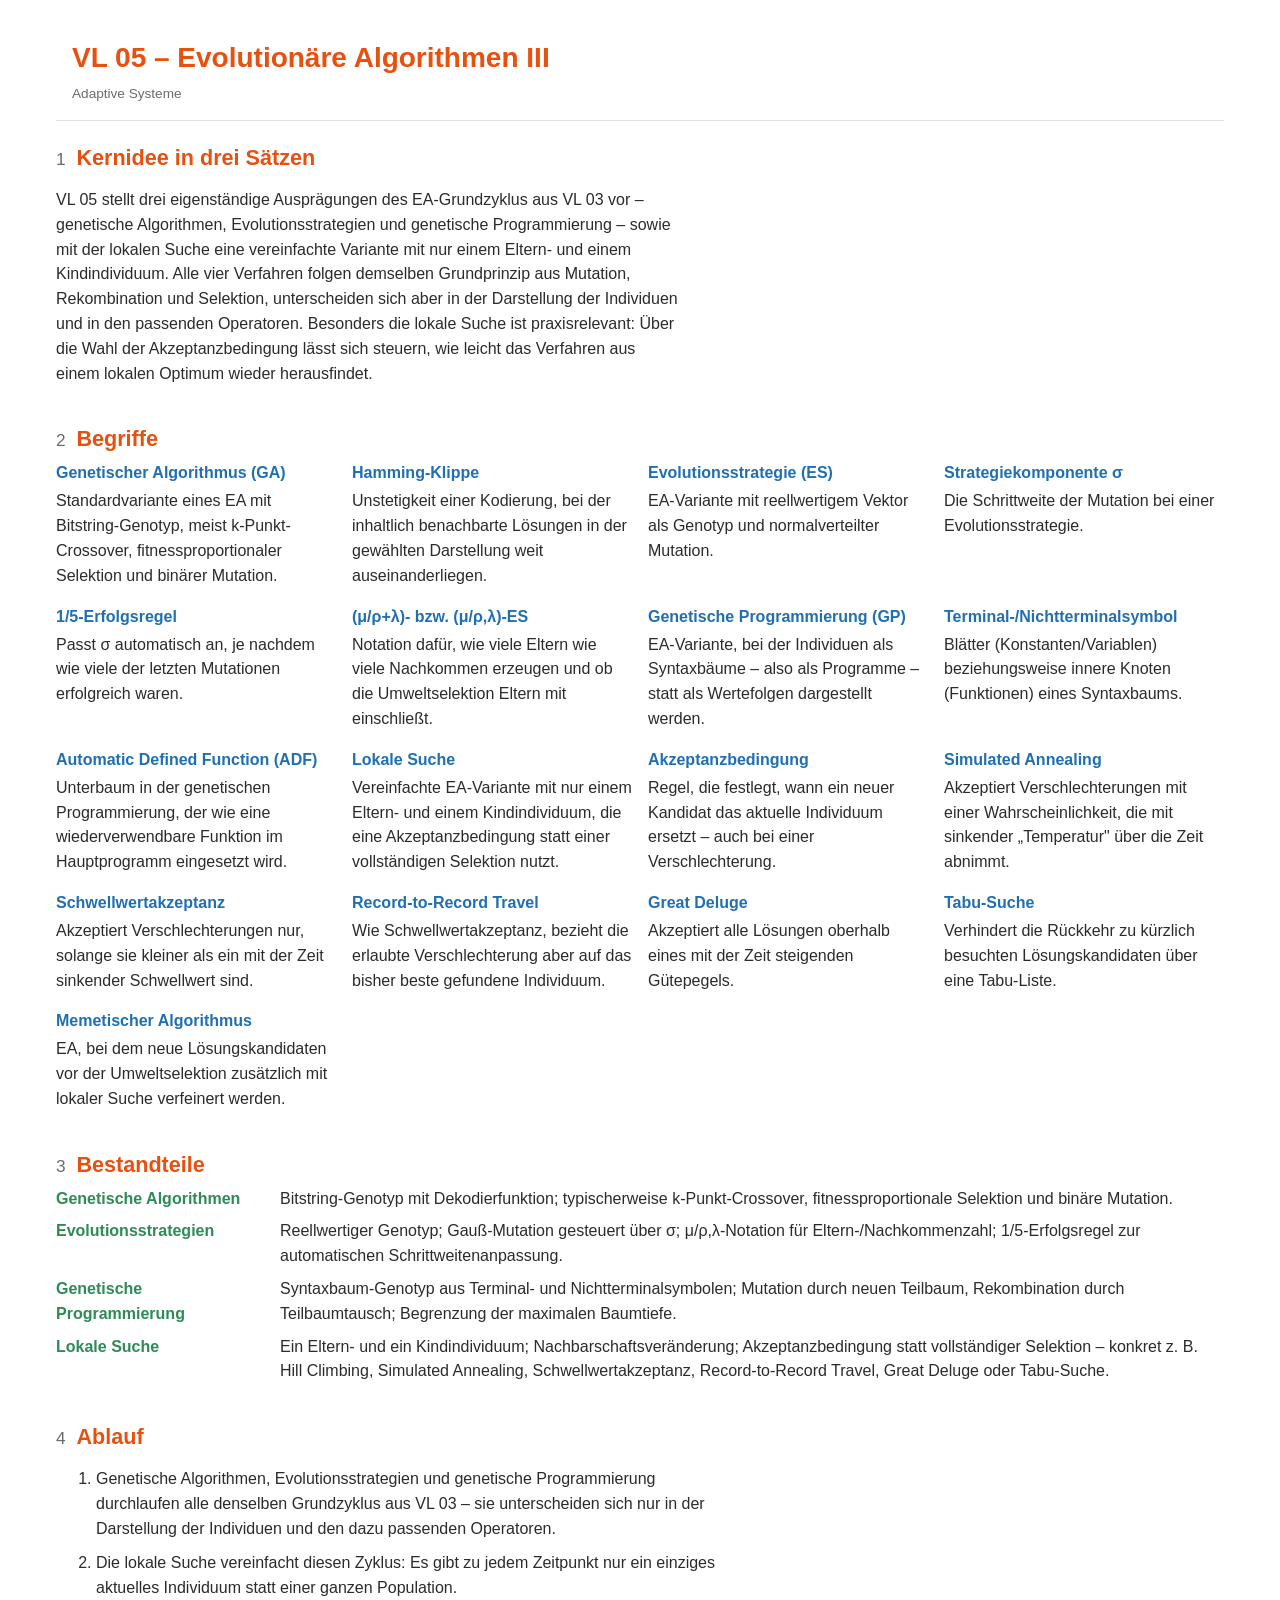
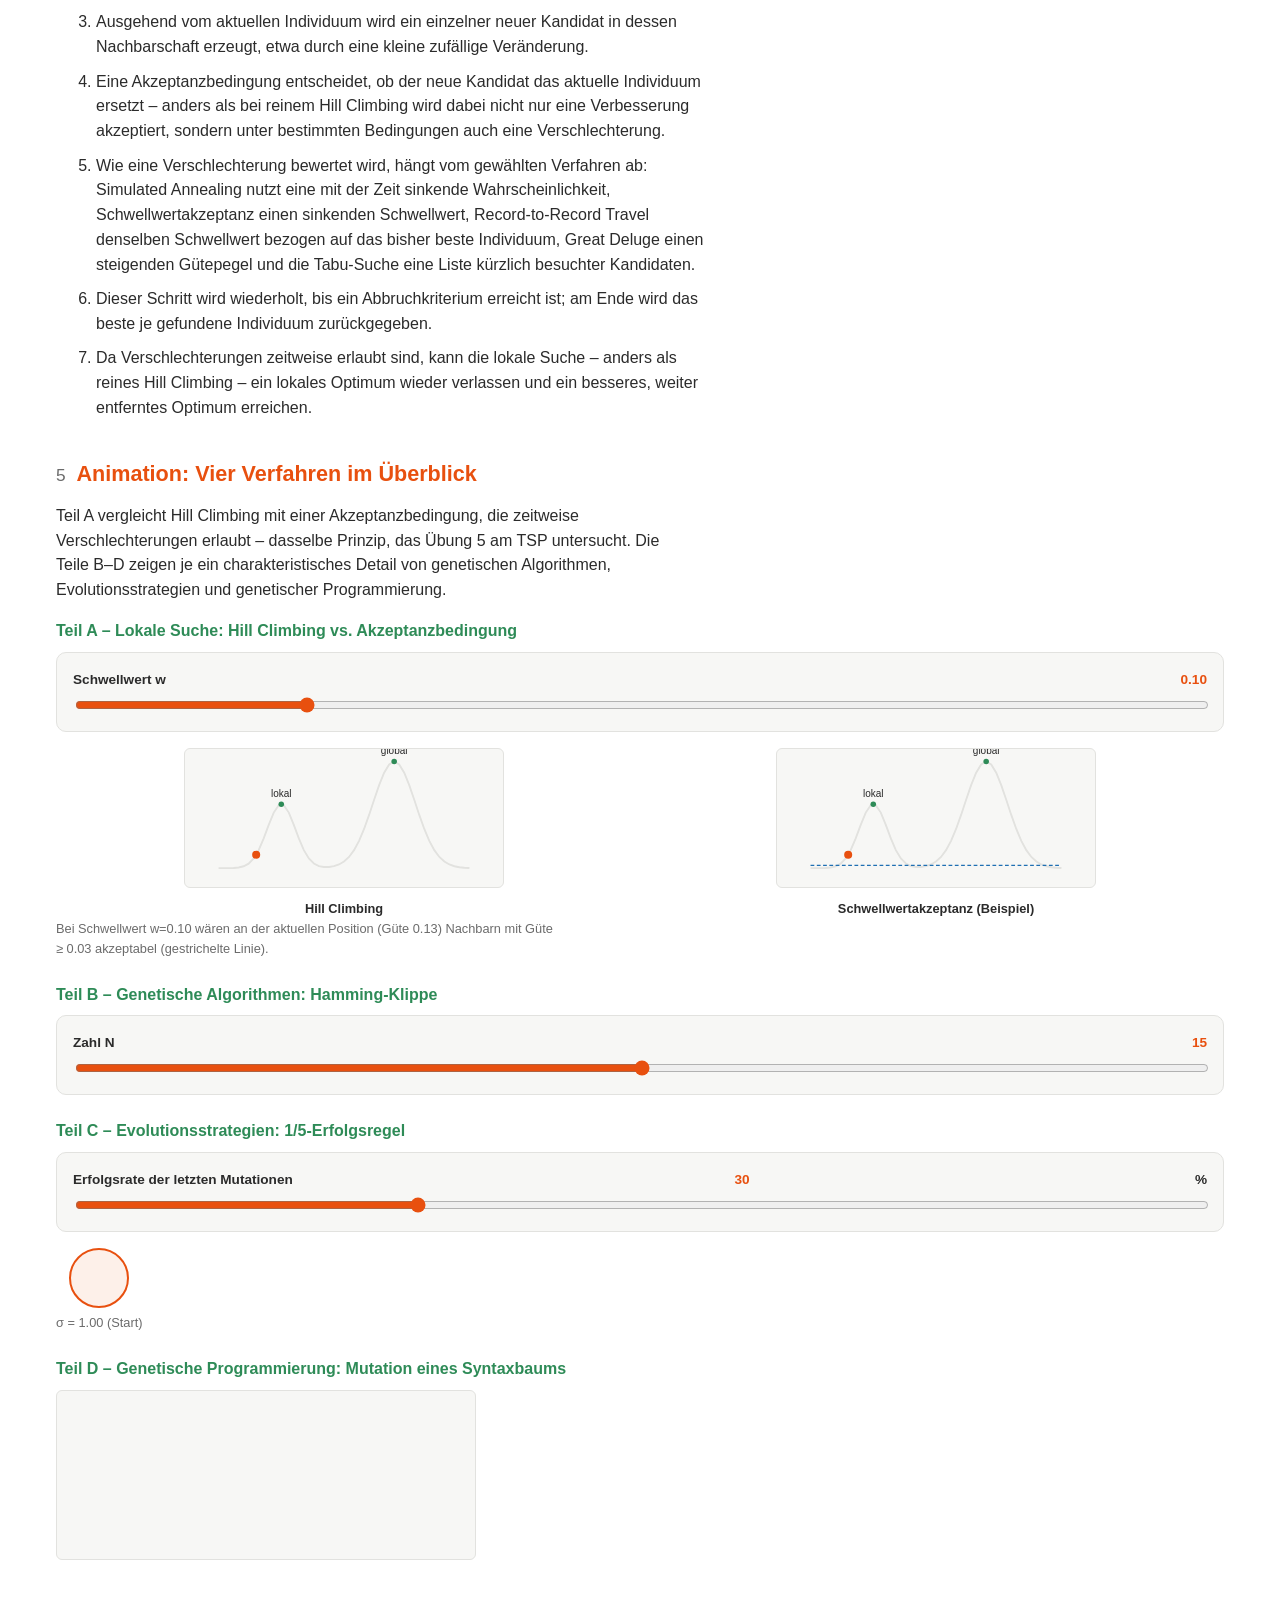
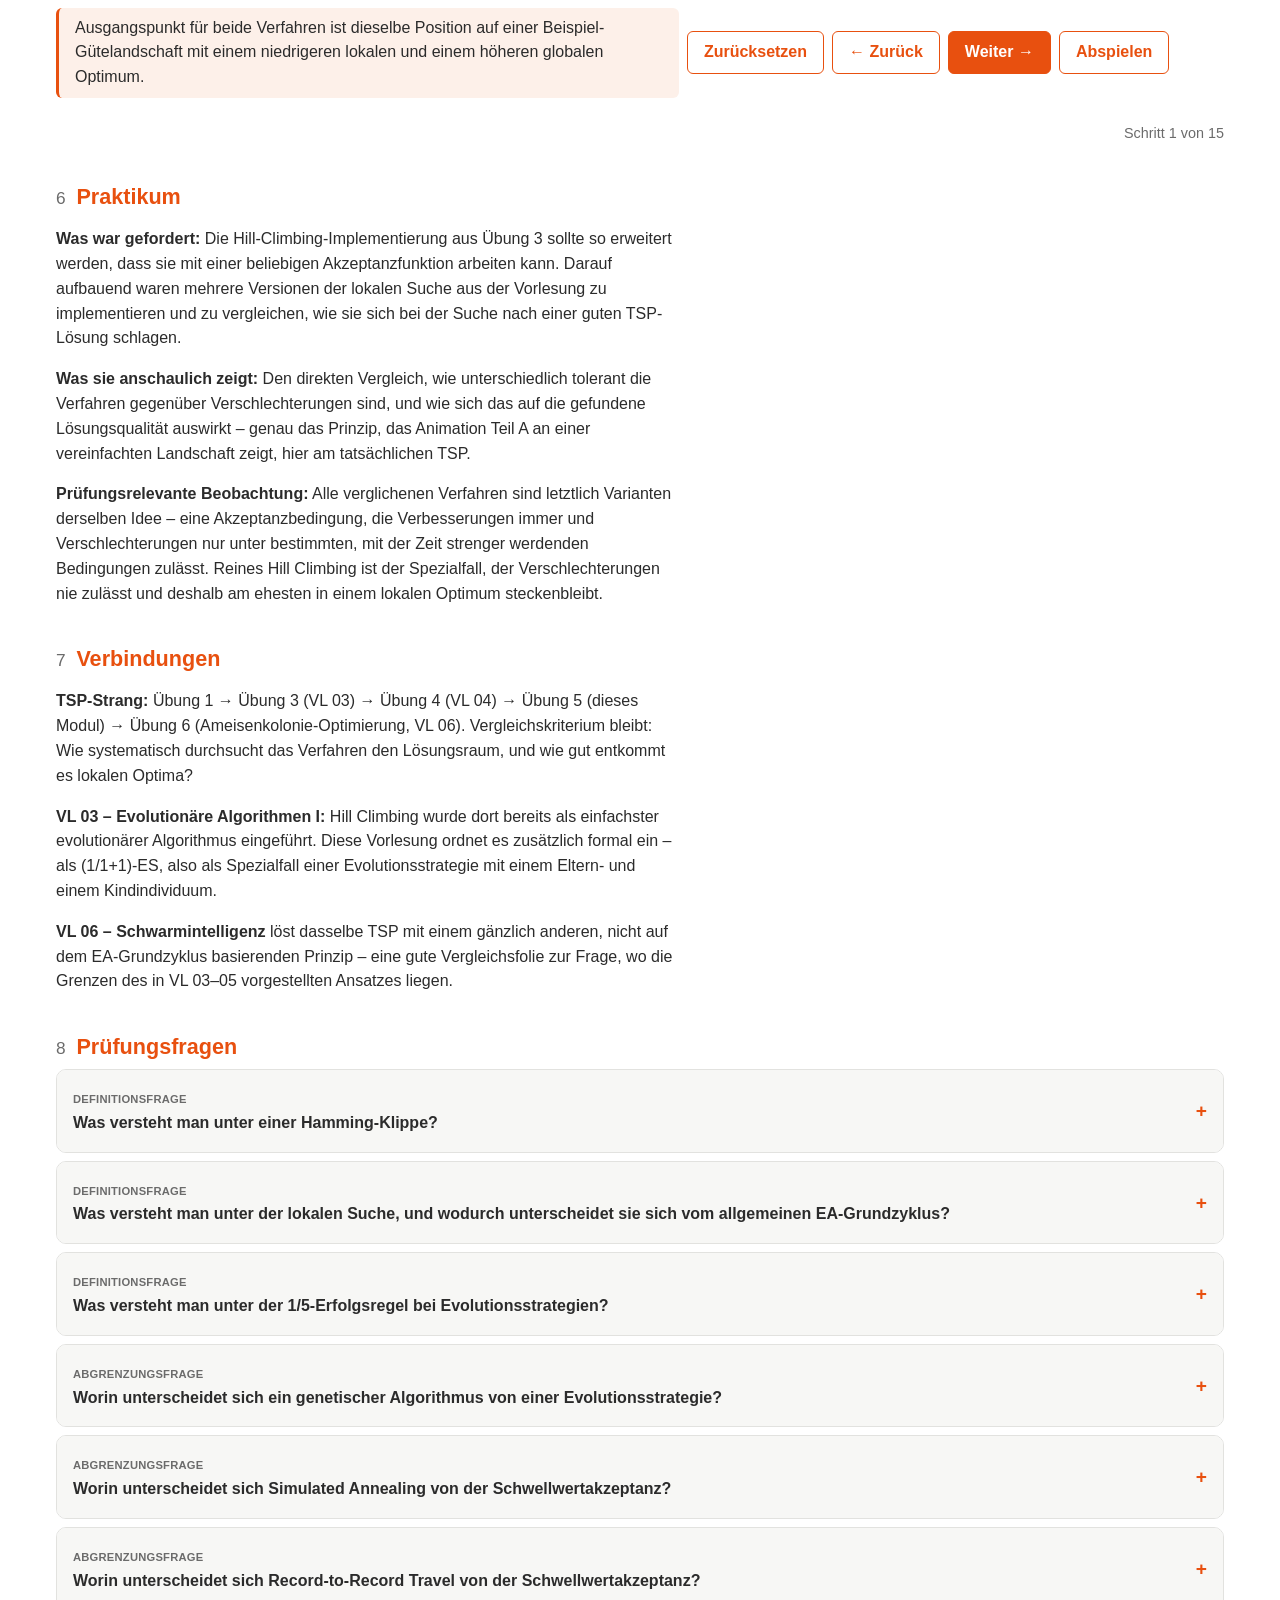
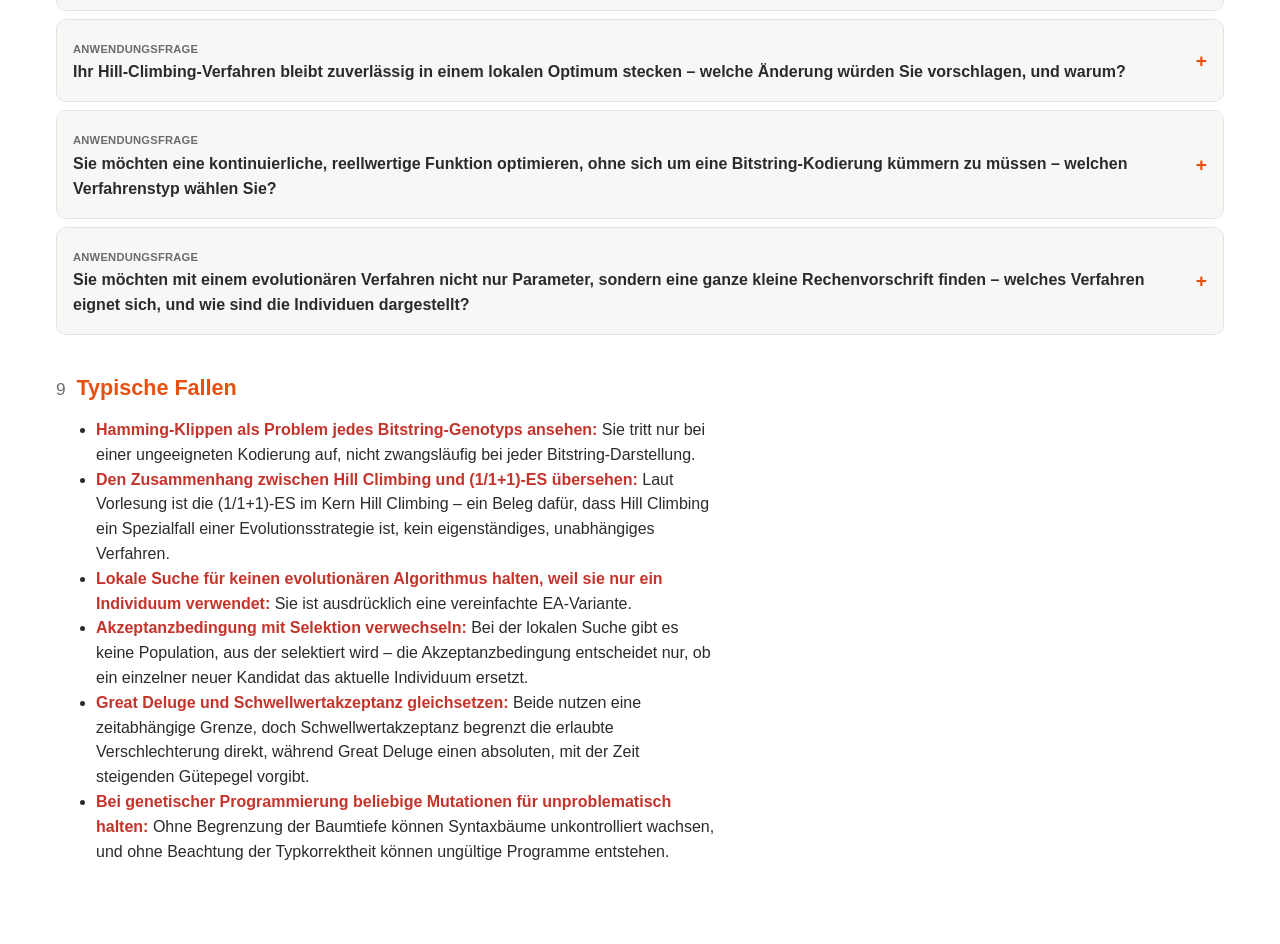
<file: lectures/vl05-evolutionaere-algorithmen-iii.html>
<!doctype html>
<html lang="de">
<head>
  <meta charset="utf-8">
  <meta name="viewport" content="width=device-width, initial-scale=1">
  <title>VL 05 – Evolutionäre Algorithmen III · Adaptive Systeme</title>
  <link rel="stylesheet" href="../assets/theme.css">
  <style>
    /* Modulspezifisches Layout - nutzt ausschließlich var(--as-*) aus theme.css. */
    .modul-wrapper { max-width: 1200px; margin: 0 auto; padding: var(--as-abstand-l) var(--as-abstand-m) var(--as-abstand-xl); }
    .modul-kopf { display: flex; flex-wrap: wrap; align-items: center; justify-content: space-between; gap: var(--as-abstand-s); padding: var(--as-abstand-m); border-bottom: 1px solid var(--as-rahmen); margin-bottom: var(--as-abstand-l); }
    .modul-kopf__meta { color: var(--as-text-gedaempft); font-size: 0.85rem; margin: 0.2em 0 0; }
    .quelle-link { font-size: 0.8rem; color: var(--as-text-gedaempft); }
    section { margin-bottom: var(--as-abstand-xl); }
    section h2 { display: flex; align-items: baseline; gap: 0.5em; }
    section h2 .modul-nr { color: var(--as-text-gedaempft); font-size: 0.8em; font-weight: 400; }
    section h3 { color: var(--as-ablauf); font-size: 1rem; margin-top: var(--as-abstand-l); }
    .begriffe-liste { display: grid; grid-template-columns: repeat(auto-fill, minmax(240px, 1fr)); gap: var(--as-abstand-m); padding: 0; margin: 0; }
    .begriffe-liste dt { font-weight: 600; color: var(--as-begriff); }
    .begriffe-liste dd { margin: 0.2em 0 0; }
    .bestandteile-liste { display: grid; gap: var(--as-abstand-s); margin: 0 0 var(--as-abstand-m); }
    .bestandteil { display: grid; grid-template-columns: 13rem 1fr; gap: var(--as-abstand-m); align-items: start; }
    .bestandteil dt { font-weight: 600; color: var(--as-ablauf); }
    .bestandteil dd { margin: 0; }
    @media (max-width: 520px) { .bestandteil { grid-template-columns: 1fr; } }
    ol.ablauf-liste li { margin-bottom: 0.6em; }

    /* ---------- Animation ---------- */
    .ea-teil { margin-bottom: var(--as-abstand-l); }
    .ea-teil__titel { font-weight: 600; color: var(--as-ablauf); margin-bottom: var(--as-abstand-s); }

    .ls-charts { display: flex; flex-wrap: wrap; gap: var(--as-abstand-m); }
    .ls-chart { flex: 1 1 260px; text-align: center; }
    .ls-chart svg { width: 100%; max-width: 320px; height: 140px; background: var(--as-flaeche-erhoeht); border: 1px solid var(--as-rahmen); border-radius: var(--as-radius-s); }
    .ls-chart__label { font-size: 0.8rem; font-weight: 600; margin-top: 0.3em; }
    .ls-kurve { fill: none; stroke: var(--as-rahmen-stark, var(--as-rahmen)); stroke-width: 1.5; }
    .ls-pfad { fill: none; stroke: var(--as-akzent); stroke-width: 1.6; opacity: 0.7; }
    .ls-punkt-alt { fill: var(--as-text-gedaempft); opacity: 0.5; }
    .ls-punkt-aktuell { fill: var(--as-akzent); }
    .ls-punkt-lokal, .ls-punkt-global { fill: var(--as-ablauf); }
    .ls-schwellwert-linie { stroke: var(--as-begriff); stroke-width: 1; stroke-dasharray: 3 2; }

    .hk-row { display: flex; align-items: center; gap: var(--as-abstand-m); margin-bottom: var(--as-abstand-s); flex-wrap: wrap; }
    .hk-row[data-versteckt="true"] { display: none; }
    .hk-label { flex: 0 0 5rem; font-weight: 600; font-size: 0.85rem; }
    .hk-bits { display: flex; gap: 4px; }
    .hk-bit { width: 2rem; height: 2rem; display: flex; align-items: center; justify-content: center; border-radius: var(--as-radius-s); border: 1px solid var(--as-rahmen); background: var(--as-flaeche-erhoeht); font-family: var(--as-schrift-mono); font-weight: 600; }
    .hk-bit[data-diff="true"] { border-color: var(--as-achtung); background: color-mix(in srgb, var(--as-achtung) 15%, var(--as-flaeche)); color: var(--as-achtung); }
    .hk-hinweis { font-size: 0.8rem; color: var(--as-text-gedaempft); margin: 0; }

    .es-row { display: flex; align-items: flex-end; gap: var(--as-abstand-l); margin-bottom: var(--as-abstand-s); }
    .es-item { text-align: center; }
    .es-kreis { border-radius: 50%; background: var(--as-akzent-gedeckt); border: 2px solid var(--as-akzent); margin: 0 auto; }
    .es-label { font-size: 0.8rem; margin-top: 0.4em; color: var(--as-text-gedaempft); }
    .es-item[data-versteckt="true"] { display: none; }

    .gp-baum { width: 100%; max-width: 420px; height: 170px; background: var(--as-flaeche-erhoeht); border: 1px solid var(--as-rahmen); border-radius: var(--as-radius-s); }
    .gp-knoten { fill: var(--as-flaeche); stroke: var(--as-begriff); stroke-width: 1.4; }
    .gp-knoten--neu { stroke: var(--as-akzent); }
    .gp-kante { stroke: var(--as-rahmen); stroke-width: 1.2; }
    .gp-text { font-size: 8px; text-anchor: middle; fill: var(--as-text); }
  </style>
</head>
<body>
  <div class="modul-wrapper">
    <header class="modul-kopf">
      <div>
        <h1>VL 05 – Evolutionäre Algorithmen III</h1>
        <p class="modul-kopf__meta">Adaptive Systeme</p>
      </div>
    </header>

    <section id="kernidee">
      <h2><span class="modul-nr">1</span> Kernidee in drei Sätzen</h2>
      <p>
        VL 05 stellt drei eigenständige Ausprägungen des EA-Grundzyklus aus VL 03 vor –
        genetische Algorithmen, Evolutionsstrategien und genetische Programmierung –
        sowie mit der lokalen Suche eine vereinfachte Variante mit nur einem Eltern- und
        einem Kindindividuum. Alle vier Verfahren folgen demselben Grundprinzip aus
        Mutation, Rekombination und Selektion, unterscheiden sich aber in der Darstellung
        der Individuen und in den passenden Operatoren. Besonders die lokale Suche ist
        praxisrelevant: Über die Wahl der Akzeptanzbedingung lässt sich steuern, wie
        leicht das Verfahren aus einem lokalen Optimum wieder herausfindet.
      </p>
    </section>

    <section id="begriffe">
      <h2><span class="modul-nr">2</span> Begriffe</h2>
      <dl class="begriffe-liste">
        <div><dt>Genetischer Algorithmus (GA)</dt><dd>Standardvariante eines EA mit Bitstring-Genotyp, meist k-Punkt-Crossover, fitnessproportionaler Selektion und binärer Mutation.</dd></div>
        <div><dt>Hamming-Klippe</dt><dd>Unstetigkeit einer Kodierung, bei der inhaltlich benachbarte Lösungen in der gewählten Darstellung weit auseinanderliegen.</dd></div>
        <div><dt>Evolutionsstrategie (ES)</dt><dd>EA-Variante mit reellwertigem Vektor als Genotyp und normalverteilter Mutation.</dd></div>
        <div><dt>Strategiekomponente σ</dt><dd>Die Schrittweite der Mutation bei einer Evolutionsstrategie.</dd></div>
        <div><dt>1/5-Erfolgsregel</dt><dd>Passt σ automatisch an, je nachdem wie viele der letzten Mutationen erfolgreich waren.</dd></div>
        <div><dt>(μ/ρ+λ)- bzw. (μ/ρ,λ)-ES</dt><dd>Notation dafür, wie viele Eltern wie viele Nachkommen erzeugen und ob die Umweltselektion Eltern mit einschließt.</dd></div>
        <div><dt>Genetische Programmierung (GP)</dt><dd>EA-Variante, bei der Individuen als Syntaxbäume – also als Programme – statt als Wertefolgen dargestellt werden.</dd></div>
        <div><dt>Terminal-/Nichtterminalsymbol</dt><dd>Blätter (Konstanten/Variablen) beziehungsweise innere Knoten (Funktionen) eines Syntaxbaums.</dd></div>
        <div><dt>Automatic Defined Function (ADF)</dt><dd>Unterbaum in der genetischen Programmierung, der wie eine wiederverwendbare Funktion im Hauptprogramm eingesetzt wird.</dd></div>
        <div><dt>Lokale Suche</dt><dd>Vereinfachte EA-Variante mit nur einem Eltern- und einem Kindindividuum, die eine Akzeptanzbedingung statt einer vollständigen Selektion nutzt.</dd></div>
        <div><dt>Akzeptanzbedingung</dt><dd>Regel, die festlegt, wann ein neuer Kandidat das aktuelle Individuum ersetzt – auch bei einer Verschlechterung.</dd></div>
        <div><dt>Simulated Annealing</dt><dd>Akzeptiert Verschlechterungen mit einer Wahrscheinlichkeit, die mit sinkender „Temperatur" über die Zeit abnimmt.</dd></div>
        <div><dt>Schwellwertakzeptanz</dt><dd>Akzeptiert Verschlechterungen nur, solange sie kleiner als ein mit der Zeit sinkender Schwellwert sind.</dd></div>
        <div><dt>Record-to-Record Travel</dt><dd>Wie Schwellwertakzeptanz, bezieht die erlaubte Verschlechterung aber auf das bisher beste gefundene Individuum.</dd></div>
        <div><dt>Great Deluge</dt><dd>Akzeptiert alle Lösungen oberhalb eines mit der Zeit steigenden Gütepegels.</dd></div>
        <div><dt>Tabu-Suche</dt><dd>Verhindert die Rückkehr zu kürzlich besuchten Lösungskandidaten über eine Tabu-Liste.</dd></div>
        <div><dt>Memetischer Algorithmus</dt><dd>EA, bei dem neue Lösungskandidaten vor der Umweltselektion zusätzlich mit lokaler Suche verfeinert werden.</dd></div>
      </dl>
    </section>

    <section id="bestandteile">
      <h2><span class="modul-nr">3</span> Bestandteile</h2>
      <dl class="bestandteile-liste">
        <div class="bestandteil"><dt>Genetische Algorithmen</dt><dd>Bitstring-Genotyp mit Dekodierfunktion; typischerweise k-Punkt-Crossover, fitnessproportionale Selektion und binäre Mutation.</dd></div>
        <div class="bestandteil"><dt>Evolutionsstrategien</dt><dd>Reellwertiger Genotyp; Gauß-Mutation gesteuert über σ; μ/ρ,λ-Notation für Eltern-/Nachkommenzahl; 1/5-Erfolgsregel zur automatischen Schrittweitenanpassung.</dd></div>
        <div class="bestandteil"><dt>Genetische Programmierung</dt><dd>Syntaxbaum-Genotyp aus Terminal- und Nichtterminalsymbolen; Mutation durch neuen Teilbaum, Rekombination durch Teilbaumtausch; Begrenzung der maximalen Baumtiefe.</dd></div>
        <div class="bestandteil"><dt>Lokale Suche</dt><dd>Ein Eltern- und ein Kindindividuum; Nachbarschaftsveränderung; Akzeptanzbedingung statt vollständiger Selektion – konkret z. B. Hill Climbing, Simulated Annealing, Schwellwertakzeptanz, Record-to-Record Travel, Great Deluge oder Tabu-Suche.</dd></div>
      </dl>
    </section>

    <section id="ablauf">
      <h2><span class="modul-nr">4</span> Ablauf</h2>
      <ol class="ablauf-liste">
        <li>Genetische Algorithmen, Evolutionsstrategien und genetische Programmierung durchlaufen alle denselben Grundzyklus aus VL 03 – sie unterscheiden sich nur in der Darstellung der Individuen und den dazu passenden Operatoren.</li>
        <li>Die lokale Suche vereinfacht diesen Zyklus: Es gibt zu jedem Zeitpunkt nur ein einziges aktuelles Individuum statt einer ganzen Population.</li>
        <li>Ausgehend vom aktuellen Individuum wird ein einzelner neuer Kandidat in dessen Nachbarschaft erzeugt, etwa durch eine kleine zufällige Veränderung.</li>
        <li>Eine Akzeptanzbedingung entscheidet, ob der neue Kandidat das aktuelle Individuum ersetzt – anders als bei reinem Hill Climbing wird dabei nicht nur eine Verbesserung akzeptiert, sondern unter bestimmten Bedingungen auch eine Verschlechterung.</li>
        <li>Wie eine Verschlechterung bewertet wird, hängt vom gewählten Verfahren ab: Simulated Annealing nutzt eine mit der Zeit sinkende Wahrscheinlichkeit, Schwellwertakzeptanz einen sinkenden Schwellwert, Record-to-Record Travel denselben Schwellwert bezogen auf das bisher beste Individuum, Great Deluge einen steigenden Gütepegel und die Tabu-Suche eine Liste kürzlich besuchter Kandidaten.</li>
        <li>Dieser Schritt wird wiederholt, bis ein Abbruchkriterium erreicht ist; am Ende wird das beste je gefundene Individuum zurückgegeben.</li>
        <li>Da Verschlechterungen zeitweise erlaubt sind, kann die lokale Suche – anders als reines Hill Climbing – ein lokales Optimum wieder verlassen und ein besseres, weiter entferntes Optimum erreichen.</li>
      </ol>
    </section>

    <section id="animation">
      <h2><span class="modul-nr">5</span> Animation: Vier Verfahren im Überblick</h2>
      <p>
        Teil A vergleicht Hill Climbing mit einer Akzeptanzbedingung, die zeitweise
        Verschlechterungen erlaubt – dasselbe Prinzip, das Übung 5 am TSP untersucht.
        Die Teile B–D zeigen je ein charakteristisches Detail von genetischen
        Algorithmen, Evolutionsstrategien und genetischer Programmierung.
      </p>

      <div class="ea-teil" id="teil-lokale-suche">
        <div class="ea-teil__titel">Teil A – Lokale Suche: Hill Climbing vs. Akzeptanzbedingung</div>
        <div class="as-regler-gruppe">
          <div class="as-regler">
            <label for="ls-w-regler">Schwellwert w <output id="ls-w-wert">0.10</output></label>
            <input type="range" id="ls-w-regler" min="0" max="0.5" step="0.02" value="0.1">
          </div>
        </div>
        <div class="ls-charts">
          <div class="ls-chart"><svg id="ls-svg-hc" viewBox="0 0 200 110"></svg><div class="ls-chart__label">Hill Climbing</div></div>
          <div class="ls-chart"><svg id="ls-svg-ta" viewBox="0 0 200 110"></svg><div class="ls-chart__label">Schwellwertakzeptanz (Beispiel)</div></div>
        </div>
        <p class="hk-hinweis" id="ls-w-hinweis"></p>
      </div>

      <div class="ea-teil" id="teil-ga">
        <div class="ea-teil__titel">Teil B – Genetische Algorithmen: Hamming-Klippe</div>
        <div class="as-regler-gruppe">
          <div class="as-regler">
            <label for="hk-n-regler">Zahl N <output id="hk-n-wert">15</output></label>
            <input type="range" id="hk-n-regler" min="0" max="30" step="1" value="15">
          </div>
        </div>
        <div id="hk-container"></div>
        <p class="hk-hinweis" id="hk-hinweis"></p>
      </div>

      <div class="ea-teil" id="teil-es">
        <div class="ea-teil__titel">Teil C – Evolutionsstrategien: 1/5-Erfolgsregel</div>
        <div class="as-regler-gruppe">
          <div class="as-regler">
            <label for="es-rate-regler">Erfolgsrate der letzten Mutationen <output id="es-rate-wert">30</output>&nbsp;%</label>
            <input type="range" id="es-rate-regler" min="0" max="100" step="5" value="30">
          </div>
        </div>
        <div class="es-row" id="es-row"></div>
        <p class="hk-hinweis" id="es-hinweis"></p>
      </div>

      <div class="ea-teil" id="teil-gp">
        <div class="ea-teil__titel">Teil D – Genetische Programmierung: Mutation eines Syntaxbaums</div>
        <svg class="gp-baum" id="gp-svg" viewBox="0 0 220 170"></svg>
      </div>

      <div class="as-step-controller">
        <p class="as-step-text" id="ea-step-text" aria-live="polite"></p>
        <button class="as-button as-button--sekundaer" type="button" data-action="reset">Zurücksetzen</button>
        <button class="as-button as-button--sekundaer" type="button" data-action="prev">← Zurück</button>
        <button class="as-button" type="button" data-action="next">Weiter →</button>
        <button class="as-button as-button--sekundaer" type="button" data-action="play">Abspielen</button>
        <span class="as-step-zaehler" id="ea-zaehler"></span>
      </div>
    </section>

    <section id="praktikum">
      <h2><span class="modul-nr">6</span> Praktikum</h2>
      <p>
        <strong>Was war gefordert:</strong> Die Hill-Climbing-Implementierung aus Übung 3
        sollte so erweitert werden, dass sie mit einer beliebigen Akzeptanzfunktion
        arbeiten kann. Darauf aufbauend waren mehrere Versionen der lokalen Suche aus der
        Vorlesung zu implementieren und zu vergleichen, wie sie sich bei der Suche nach
        einer guten TSP-Lösung schlagen.
      </p>
      <p>
        <strong>Was sie anschaulich zeigt:</strong> Den direkten Vergleich, wie
        unterschiedlich tolerant die Verfahren gegenüber Verschlechterungen sind, und wie
        sich das auf die gefundene Lösungsqualität auswirkt – genau das Prinzip, das
        Animation Teil A an einer vereinfachten Landschaft zeigt, hier am tatsächlichen
        TSP.
      </p>
      <p>
        <strong>Prüfungsrelevante Beobachtung:</strong> Alle verglichenen Verfahren sind
        letztlich Varianten derselben Idee – eine Akzeptanzbedingung, die Verbesserungen
        immer und Verschlechterungen nur unter bestimmten, mit der Zeit strenger
        werdenden Bedingungen zulässt. Reines Hill Climbing ist der Spezialfall, der
        Verschlechterungen nie zulässt und deshalb am ehesten in einem lokalen Optimum
        steckenbleibt.
      </p>
    </section>

    <section id="verbindungen">
      <h2><span class="modul-nr">7</span> Verbindungen</h2>
      <p>
        <strong>TSP-Strang:</strong> Übung 1 → Übung 3 (VL 03) → Übung 4 (VL 04) →
        Übung 5 (dieses Modul) → Übung 6 (Ameisenkolonie-Optimierung, VL 06).
        Vergleichskriterium bleibt: Wie systematisch durchsucht das Verfahren den
        Lösungsraum, und wie gut entkommt es lokalen Optima?
      </p>
      <p>
        <strong>VL 03 – Evolutionäre Algorithmen I:</strong> Hill Climbing wurde dort
        bereits als einfachster evolutionärer Algorithmus eingeführt. Diese Vorlesung
        ordnet es zusätzlich formal ein – als (1/1+1)-ES, also als Spezialfall einer
        Evolutionsstrategie mit einem Eltern- und einem Kindindividuum.
      </p>
      <p>
        <strong>VL 06 – Schwarmintelligenz</strong> löst dasselbe TSP mit einem
        gänzlich anderen, nicht auf dem EA-Grundzyklus basierenden Prinzip – eine gute
        Vergleichsfolie zur Frage, wo die Grenzen des in VL 03–05 vorgestellten Ansatzes
        liegen.
      </p>
    </section>

    <section id="pruefungsfragen">
      <h2><span class="modul-nr">8</span> Prüfungsfragen</h2>
      <div id="quiz-container">

        <div class="as-quiz-item">
          <button class="as-quiz-frage" type="button">
            <span><span class="as-quiz-typ">Definitionsfrage</span><br>Was versteht man unter einer Hamming-Klippe?</span>
          </button>
          <div class="as-quiz-antwort">
            <p>Eine Hamming-Klippe ist eine Unstetigkeit in einer Kodierung: Zwei
            Lösungen, die inhaltlich nah beieinanderliegen, können in der gewählten
            Darstellung – meist einer Standard-Bitstring-Kodierung – weit auseinander
            liegen. Das Standardbeispiel aus der Vorlesung sind die Zahlen 15 und 16: Als
            Lösungen liegen sie unmittelbar nebeneinander, doch ihre Binärdarstellungen
            01111 und 10000 unterscheiden sich in allen fünf Bits. Für einen
            evolutionären Algorithmus bedeutet das eine schwache Kausalität, weil eine
            kleine Mutation auf dem Genotyp eine unverhältnismäßig große Änderung im
            Phänotyp bewirken kann.</p>
          </div>
        </div>

        <div class="as-quiz-item">
          <button class="as-quiz-frage" type="button">
            <span><span class="as-quiz-typ">Definitionsfrage</span><br>Was versteht man unter der lokalen Suche, und wodurch unterscheidet sie sich vom allgemeinen EA-Grundzyklus?</span>
          </button>
          <div class="as-quiz-antwort">
            <p>Die lokale Suche ist eine vereinfachte Variante eines evolutionären
            Algorithmus, die statt einer ganzen Population nur mit einem einzigen
            aktuellen Individuum arbeitet. In jedem Schritt wird ein neuer
            Lösungskandidat in der Nachbarschaft des aktuellen Individuums erzeugt, und
            eine Akzeptanzbedingung entscheidet, ob dieser Kandidat das aktuelle
            Individuum ersetzt. Der Vorteil gegenüber populationsbasierten EAs ist ein
            geringerer Rechenaufwand bei für viele Probleme bereits guter Leistung.</p>
          </div>
        </div>

        <div class="as-quiz-item">
          <button class="as-quiz-frage" type="button">
            <span><span class="as-quiz-typ">Definitionsfrage</span><br>Was versteht man unter der 1/5-Erfolgsregel bei Evolutionsstrategien?</span>
          </button>
          <div class="as-quiz-antwort">
            <p>Die 1/5-Erfolgsregel passt die Schrittweite σ einer Evolutionsstrategie
            automatisch an den bisherigen Sucherfolg an. Waren mehr als ein Fünftel der
            letzten Mutationen erfolgreich, wird angenommen, dass noch viel Raum für
            Verbesserung besteht, und σ wird um einen Faktor vergrößert. Waren es weniger
            als ein Fünftel, wird σ verkleinert, um in der Nähe eines vermuteten Optimums
            feiner zu suchen. Die Vorlesung empfiehlt konkret die Faktoren 1,22 zum
            Vergrößern und 0,82 zum Verkleinern.</p>
          </div>
        </div>

        <div class="as-quiz-item">
          <button class="as-quiz-frage" type="button">
            <span><span class="as-quiz-typ">Abgrenzungsfrage</span><br>Worin unterscheidet sich ein genetischer Algorithmus von einer Evolutionsstrategie?</span>
          </button>
          <div class="as-quiz-antwort">
            <p>Ein genetischer Algorithmus stellt den Genotyp meist als Bitstring dar und
            nutzt typischerweise k-Punkt-Crossover, fitnessproportionale Selektion und
            binäre Mutation. Eine Evolutionsstrategie stellt den Genotyp dagegen als
            reellwertigen Vektor dar und mutiert ihn durch Addition normalverteilter
            Zufallszahlen, gesteuert über eine Schrittweite σ, die sich zum Beispiel über
            die 1/5-Erfolgsregel automatisch anpassen kann. Genetische Algorithmen
            eignen sich damit eher für diskrete, Evolutionsstrategien eher für
            kontinuierliche Optimierungsprobleme.</p>
          </div>
        </div>

        <div class="as-quiz-item">
          <button class="as-quiz-frage" type="button">
            <span><span class="as-quiz-typ">Abgrenzungsfrage</span><br>Worin unterscheidet sich Simulated Annealing von der Schwellwertakzeptanz?</span>
          </button>
          <div class="as-quiz-antwort">
            <p>Beide Verfahren akzeptieren Verbesserungen immer und Verschlechterungen
            nur unter einer mit der Zeit strenger werdenden Bedingung. Simulated
            Annealing akzeptiert eine Verschlechterung mit einer Wahrscheinlichkeit, die
            von der Größe der Verschlechterung und einer sinkenden „Temperatur" abhängt –
            die Entscheidung ist also zufällig. Die Schwellwertakzeptanz akzeptiert eine
            Verschlechterung dagegen deterministisch, solange sie kleiner als ein fest
            vorgegebener, mit der Zeit sinkender Schwellwert ist.</p>
          </div>
        </div>

        <div class="as-quiz-item">
          <button class="as-quiz-frage" type="button">
            <span><span class="as-quiz-typ">Abgrenzungsfrage</span><br>Worin unterscheidet sich Record-to-Record Travel von der Schwellwertakzeptanz?</span>
          </button>
          <div class="as-quiz-antwort">
            <p>Beide Verfahren vergleichen die Verschlechterung mit einem mit der Zeit
            sinkenden Schwellwert. Die Schwellwertakzeptanz bezieht diese Verschlechterung
            auf das jeweils vorherige Individuum. Record-to-Record Travel bezieht sie
            stattdessen auf das bisher beste gefundene Individuum, den „Rekord" – daher
            der Name rekordorientiertes Wandern. Das bedeutet auch, dass bei diesem
            Verfahren nach jedem Schritt geprüft werden muss, ob ein neuer Rekord
            erreicht wurde.</p>
          </div>
        </div>

        <div class="as-quiz-item">
          <button class="as-quiz-frage" type="button">
            <span><span class="as-quiz-typ">Anwendungsfrage</span><br>Ihr Hill-Climbing-Verfahren bleibt zuverlässig in einem lokalen Optimum stecken – welche Änderung würden Sie vorschlagen, und warum?</span>
          </button>
          <div class="as-quiz-antwort">
            <p>Hill Climbing akzeptiert ausschließlich Verbesserungen und kann ein
            lokales Optimum deshalb per Konstruktion nie wieder verlassen. Ich würde die
            strikte Akzeptanzbedingung durch eine ersetzen, die zeitweise auch
            Verschlechterungen zulässt, etwa Simulated Annealing oder Schwellwertakzeptanz.
            Zu Beginn der Suche wäre die Toleranz für Verschlechterungen groß, damit das
            Verfahren aus dem Tal um ein lokales Optimum herausfinden kann, und sie würde
            mit der Zeit sinken, damit sich das Verfahren am Ende auf die beste gefundene
            Gegend konzentriert.</p>
          </div>
        </div>

        <div class="as-quiz-item">
          <button class="as-quiz-frage" type="button">
            <span><span class="as-quiz-typ">Anwendungsfrage</span><br>Sie möchten eine kontinuierliche, reellwertige Funktion optimieren, ohne sich um eine Bitstring-Kodierung kümmern zu müssen – welchen Verfahrenstyp wählen Sie?</span>
          </button>
          <div class="as-quiz-antwort">
            <p>Dafür eignet sich eine Evolutionsstrategie besser als ein klassischer
            genetischer Algorithmus, weil sie den Genotyp direkt als reellwertigen Vektor
            darstellt. Eine Umwandlung in eine Bitstring-Kodierung entfällt damit
            vollständig, und mit ihr auch das Risiko von Hamming-Klippen. Die Mutation
            erfolgt durch Addition normalverteilter Zufallszahlen, deren Schrittweite σ
            sich zum Beispiel über die 1/5-Erfolgsregel automatisch an den Suchfortschritt
            anpassen lässt.</p>
          </div>
        </div>

        <div class="as-quiz-item">
          <button class="as-quiz-frage" type="button">
            <span><span class="as-quiz-typ">Anwendungsfrage</span><br>Sie möchten mit einem evolutionären Verfahren nicht nur Parameter, sondern eine ganze kleine Rechenvorschrift finden – welches Verfahren eignet sich, und wie sind die Individuen dargestellt?</span>
          </button>
          <div class="as-quiz-antwort">
            <p>Dafür eignet sich genetische Programmierung, da hier die Individuen selbst
            Programme sind. Jedes Individuum wird als Syntaxbaum dargestellt, dessen
            Blätter – die Terminalsymbole – Konstanten oder Variablen sind und dessen
            innere Knoten – die Nichtterminalsymbole – Funktionen darstellen. Die Fitness
            eines Individuums ergibt sich daraus, wie gut das dargestellte Programm eine
            gegebene Eingabe auf die gewünschte Ausgabe abbildet. Mutation ersetzt dabei
            einen zufälligen Teilbaum, Rekombination tauscht Teilbäume zwischen zwei
            Individuen aus.</p>
          </div>
        </div>

      </div>
    </section>

    <section id="typische-fallen">
      <h2><span class="modul-nr">9</span> Typische Fallen</h2>
      <ul>
        <li><span class="as-achtung">Hamming-Klippen als Problem jedes Bitstring-Genotyps
        ansehen:</span> Sie tritt nur bei einer ungeeigneten Kodierung auf, nicht
        zwangsläufig bei jeder Bitstring-Darstellung.</li>
        <li><span class="as-achtung">Den Zusammenhang zwischen Hill Climbing und
        (1/1+1)-ES übersehen:</span> Laut Vorlesung ist die (1/1+1)-ES im Kern Hill
        Climbing – ein Beleg dafür, dass Hill Climbing ein Spezialfall einer
        Evolutionsstrategie ist, kein eigenständiges, unabhängiges Verfahren.</li>
        <li><span class="as-achtung">Lokale Suche für keinen evolutionären Algorithmus
        halten, weil sie nur ein Individuum verwendet:</span> Sie ist ausdrücklich eine
        vereinfachte EA-Variante.</li>
        <li><span class="as-achtung">Akzeptanzbedingung mit Selektion
        verwechseln:</span> Bei der lokalen Suche gibt es keine Population, aus der
        selektiert wird – die Akzeptanzbedingung entscheidet nur, ob ein einzelner neuer
        Kandidat das aktuelle Individuum ersetzt.</li>
        <li><span class="as-achtung">Great Deluge und Schwellwertakzeptanz
        gleichsetzen:</span> Beide nutzen eine zeitabhängige Grenze, doch
        Schwellwertakzeptanz begrenzt die erlaubte Verschlechterung direkt, während
        Great Deluge einen absoluten, mit der Zeit steigenden Gütepegel vorgibt.</li>
        <li><span class="as-achtung">Bei genetischer Programmierung beliebige Mutationen
        für unproblematisch halten:</span> Ohne Begrenzung der Baumtiefe können
        Syntaxbäume unkontrolliert wachsen, und ohne Beachtung der Typkorrektheit können
        ungültige Programme entstehen.</li>
      </ul>
    </section>
  </div>

  <script src="../assets/module.js"></script>
  <script>
    (function () {
      "use strict";

      // ---------- Teil A: Lokale Suche ----------

      function f(x) {
        return 0.6 * Math.exp(-Math.pow((x - 25) / 8, 2)) + 1.0 * Math.exp(-Math.pow((x - 70) / 12, 2));
      }

      var HC_PATH = [15, 18, 21, 23, 25, 25, 25, 25, 25];
      var TA_PATH = [15, 18, 21, 23, 28, 38, 50, 60, 70];
      var SCHWELLWERT = 0.1;

      var NS = "http://www.w3.org/2000/svg";
      function svgEl(tag, attrs) {
        var el = document.createElementNS(NS, tag);
        for (var k in attrs) el.setAttribute(k, attrs[k]);
        return el;
      }

      function xToPx(x) { return x * 2; }
      function yToPx(y) { return 95 - y * 85; }

      function buildLandschaft(svgId) {
        var svg = document.getElementById(svgId);
        var pts = [];
        for (var x = 0; x <= 100; x += 2) pts.push(xToPx(x) + "," + yToPx(f(x)));
        svg.appendChild(svgEl("polyline", { points: pts.join(" "), class: "ls-kurve" }));
        svg.appendChild(svgEl("circle", { cx: xToPx(25), cy: yToPx(f(25)), r: 2.2, class: "ls-punkt-lokal" }));
        svg.appendChild(svgEl("circle", { cx: xToPx(70), cy: yToPx(f(70)), r: 2.2, class: "ls-punkt-global" }));
        svg.appendChild(svgEl("text", { x: xToPx(25), y: yToPx(f(25)) - 6, class: "gp-text" })).textContent = "lokal";
        svg.appendChild(svgEl("text", { x: xToPx(70), y: yToPx(f(70)) - 6, class: "gp-text" })).textContent = "global";
      }

      function renderLandschaftSchritt(svgId, pfad, step) {
        var svg = document.getElementById(svgId);
        Array.prototype.slice.call(svg.querySelectorAll(".ls-pfad, .ls-punkt-alt, .ls-punkt-aktuell")).forEach(function (n) { n.remove(); });
        var besucht = pfad.slice(0, step + 1);
        if (besucht.length > 1) {
          var linie = besucht.map(function (x) { return xToPx(x) + "," + yToPx(f(x)); }).join(" ");
          svg.appendChild(svgEl("polyline", { points: linie, class: "ls-pfad" }));
        }
        besucht.slice(0, -1).forEach(function (x) {
          svg.appendChild(svgEl("circle", { cx: xToPx(x), cy: yToPx(f(x)), r: 2, class: "ls-punkt-alt" }));
        });
        var aktuell = besucht[besucht.length - 1];
        svg.appendChild(svgEl("circle", { cx: xToPx(aktuell), cy: yToPx(f(aktuell)), r: 3.2, class: "ls-punkt-aktuell" }));
      }

      function renderSchwellwertBand(step) {
        var idx = Math.min(step, TA_PATH.length - 1);
        var x = TA_PATH[idx];
        var fx = f(x);
        var grenze = Math.max(0, fx - SCHWELLWERT);
        var svg = document.getElementById("ls-svg-ta");
        var alt = svg.querySelector(".ls-schwellwert-linie");
        if (alt) alt.remove();
        svg.appendChild(svgEl("line", { x1: 0, y1: yToPx(grenze), x2: 200, y2: yToPx(grenze), class: "ls-schwellwert-linie" }));
        document.getElementById("ls-w-hinweis").textContent = "Bei Schwellwert w=" + SCHWELLWERT.toFixed(2) +
          " wären an der aktuellen Position (Güte " + fx.toFixed(2) + ") Nachbarn mit Güte ≥ " + grenze.toFixed(2) + " akzeptabel (gestrichelte Linie).";
      }

      // ---------- Teil B: Hamming-Klippe ----------

      var HK_N = 15;

      function toBin5(n) {
        var s = n.toString(2);
        while (s.length < 5) s = "0" + s;
        return s;
      }

      function buildHammingklippe() {
        var container = document.getElementById("hk-container");
        container.innerHTML = "";
        [HK_N, HK_N + 1].forEach(function (n) {
          var row = document.createElement("div");
          row.className = "hk-row";
          row.dataset.versteckt = "true";
          var label = document.createElement("div");
          label.className = "hk-label";
          label.textContent = n + " =";
          row.appendChild(label);
          var bits = document.createElement("div");
          bits.className = "hk-bits";
          toBin5(n).split("").forEach(function (bit, i) {
            var b = document.createElement("div");
            b.className = "hk-bit";
            b.textContent = bit;
            b.dataset.pos = i;
            bits.appendChild(b);
          });
          row.appendChild(bits);
          container.appendChild(row);
        });
      }

      function setHkSchritt(step) {
        var rows = document.querySelectorAll("#hk-container .hk-row");
        rows[0].dataset.versteckt = step >= 9 ? "false" : "true";
        rows[1].dataset.versteckt = step >= 10 ? "false" : "true";
        var bitsN = rows[0].querySelectorAll(".hk-bit");
        var bitsN1 = rows[1].querySelectorAll(".hk-bit");
        var zeigen = step >= 10;
        var diffAnzahl = 0;
        bitsN.forEach(function (b, i) {
          var unterschiedlich = zeigen && b.textContent !== bitsN1[i].textContent;
          b.dataset.diff = unterschiedlich ? "true" : "false";
          bitsN1[i].dataset.diff = unterschiedlich ? "true" : "false";
          if (unterschiedlich) diffAnzahl++;
        });
        document.getElementById("hk-hinweis").textContent = zeigen
          ? "Unterschiedliche Bits: " + diffAnzahl + " von 5 – trotz benachbarter Werte " + HK_N + " und " + (HK_N + 1) + "."
          : "";
      }

      // ---------- Teil C: 1/5-Erfolgsregel ----------

      var ES_RATE = 30;

      function berechneSigma(rate) {
        return rate > 20 ? 1.0 * 1.22 : 1.0 * 0.82;
      }

      function setEsKreis(id, sigma, labelText) {
        var px = Math.round(sigma * 60);
        var kreis = document.getElementById("es-kreis-" + id);
        kreis.style.width = px + "px";
        kreis.style.height = px + "px";
        document.getElementById("es-label-" + id).textContent = labelText;
      }

      function buildEsRow() {
        var row = document.getElementById("es-row");
        row.innerHTML = "";
        ["start", "ergebnis"].forEach(function (id) {
          var item = document.createElement("div");
          item.className = "es-item";
          item.id = "es-" + id;
          item.dataset.versteckt = id === "start" ? "false" : "true";
          var kreis = document.createElement("div");
          kreis.className = "es-kreis";
          kreis.id = "es-kreis-" + id;
          item.appendChild(kreis);
          var label = document.createElement("div");
          label.className = "es-label";
          label.id = "es-label-" + id;
          item.appendChild(label);
          row.appendChild(item);
        });
        setEsKreis("start", 1.0, "σ = 1.00 (Start)");
      }

      function setEsSchritt(step) {
        var hinweis = document.getElementById("es-hinweis");
        var sigma = berechneSigma(ES_RATE);
        var gewachsen = ES_RATE > 20;
        document.getElementById("es-ergebnis").dataset.versteckt = step >= 11 ? "false" : "true";
        if (step >= 11) {
          setEsKreis("ergebnis", sigma, "σ = " + sigma.toFixed(2) + (gewachsen ? " (viele Erfolge)" : " (wenige Erfolge)"));
          hinweis.textContent = gewachsen
            ? "Erfolgsrate " + ES_RATE + "% > 1/5 → mehr als ein Fünftel der letzten Mutationen waren erfolgreich, σ wächst um Faktor 1,22."
            : "Erfolgsrate " + ES_RATE + "% ≤ 1/5 → weniger als ein Fünftel der letzten Mutationen waren erfolgreich, σ schrumpft um Faktor 0,82.";
        } else {
          hinweis.textContent = "";
        }
      }

      // ---------- Teil D: GP-Syntaxbaum ----------

      var GP_VORHER = [
        { id: "plus", x: 110, y: 15, label: "+" },
        { id: "mal", x: 60, y: 55, label: "*", parent: "plus" },
        { id: "div", x: 160, y: 55, label: "/", parent: "plus" },
        { id: "minus", x: 35, y: 100, label: "−", parent: "mal" },
        { id: "malx", x: 85, y: 100, label: "x", parent: "mal" },
        { id: "divy", x: 140, y: 100, label: "y", parent: "div" },
        { id: "divx", x: 185, y: 100, label: "x", parent: "div" },
        { id: "minusx", x: 20, y: 145, label: "x", parent: "minus" },
        { id: "minusy", x: 50, y: 145, label: "y", parent: "minus" }
      ];

      var GP_NACHHER_EXTRA = [
        { id: "neuplus", x: 185, y: 100, label: "+", parent: "div", ersetzt: "divx", neu: true },
        { id: "neuy", x: 170, y: 145, label: "y", parent: "neuplus", neu: true },
        { id: "neux", x: 200, y: 145, label: "x", parent: "neuplus", neu: true }
      ];

      function drawGpTree(sichtbar, zeigeMutation) {
        var svg = document.getElementById("gp-svg");
        while (svg.firstChild) svg.removeChild(svg.firstChild);
        if (!sichtbar) return;
        var knoten = GP_VORHER.filter(function (n) { return !(zeigeMutation && n.id === "divx"); });
        if (zeigeMutation) knoten = knoten.concat(GP_NACHHER_EXTRA);
        var byId = {};
        knoten.forEach(function (n) { byId[n.id] = n; });
        knoten.forEach(function (n) {
          if (n.parent && byId[n.parent]) {
            svg.appendChild(svgEl("line", { x1: byId[n.parent].x, y1: byId[n.parent].y, x2: n.x, y2: n.y, class: "gp-kante" }));
          }
        });
        knoten.forEach(function (n) {
          svg.appendChild(svgEl("circle", { cx: n.x, cy: n.y, r: 13, class: "gp-knoten" + (n.neu ? " gp-knoten--neu" : "") }));
          svg.appendChild(svgEl("text", { x: n.x, y: n.y + 3, class: "gp-text" })).textContent = n.label;
        });
      }

      // ---------- Schrittsteuerung ----------

      function baueSchritte() {
        var n = HK_N, n1 = HK_N + 1;
        return [
          "Ausgangspunkt für beide Verfahren ist dieselbe Position auf einer Beispiel-Gütelandschaft mit einem niedrigeren lokalen und einem höheren globalen Optimum.",
          "Beide Verfahren bewegen sich zunächst gleich: Ein Nachbarschaftsschritt mit besserer Güte wird immer akzeptiert.",
          "Beide klettern weiter den nächstgelegenen Hügel hinauf.",
          "Kurz vor dem lokalen Optimum verhalten sich beide Verfahren noch identisch.",
          "Ab hier trennen sich die Wege: Hill Climbing akzeptiert nur noch echte Verbesserungen und bleibt auf dem lokalen Optimum stehen. Die Schwellwertakzeptanz erlaubt dagegen eine Verschlechterung innerhalb ihres Schwellwerts und bewegt sich weiter.",
          "Die Schwellwertakzeptanz steigt probeweise ins Tal ab – eine Verschlechterung, die Hill Climbing niemals akzeptieren würde.",
          "Von dort aus findet die Schwellwertakzeptanz den Aufstieg zum deutlich höheren globalen Optimum.",
          "Der Schwellwert sinkt mit der Zeit weiter, sodass sich das Verfahren zunehmend wie Hill Climbing verhält, sobald es sich einer guten Lösung nähert. Stellen Sie oben w frei ein und beobachten Sie am gestrichelten Band, welche Nachbarn an der aktuellen Position akzeptiert würden.",
          "Ergebnis: Hill Climbing bleibt im lokalen Optimum stecken, die Schwellwertakzeptanz erreicht dank der erlaubten Zwischenverschlechterung das globale Optimum. Simulated Annealing, Record-to-Record Travel, Great Deluge und Tabu-Suche verfolgen alle dasselbe Grundprinzip mit jeweils eigener Regel für erlaubte Verschlechterungen.",
          "Genetische Algorithmen codieren den Genotyp häufig als Bitstring. Die Zahl " + n + " wird dabei als " + toBin5(n) + " dargestellt. Stellen Sie oben N frei ein, um verschiedene Zahlenpaare zu testen.",
          "Die benachbarte Zahl " + n1 + " sieht als Bitstring " + toBin5(n1) + " aus. Je nach N unterscheidet sich die Anzahl der Bits unterschiedlich stark – bei N=15 zeigt sich mit fünf unterschiedlichen Bits die stärkste Form dieser Unstetigkeit, der sogenannten Hamming-Klippe.",
          "Evolutionsstrategien mutieren einen reellwertigen Vektor, indem sie eine normalverteilte Zufallszahl mit Schrittweite σ addieren. Sind mehr als ein Fünftel der letzten Mutationen erfolgreich, vergrößert die 1/5-Erfolgsregel σ, um schneller voranzukommen. Stellen Sie oben die Erfolgsrate frei ein.",
          "Sind es weniger als ein Fünftel, verkleinert die Regel σ wieder, um in der Nähe eines Optimums feiner zu suchen.",
          "Genetische Programmierung stellt Individuen als Syntaxbäume dar – hier das Programm (x−y)·x + y/x.",
          "Die Mutation ersetzt einen zufällig gewählten Teilbaum durch einen neu erzeugten – hier wird das Blatt x im rechten Zweig durch den neuen Teilbaum y+x ersetzt, das Programm wird zu (x−y)·x + y/(y+x)."
        ];
      }

      function render(step) {
        renderLandschaftSchritt("ls-svg-hc", HC_PATH, Math.min(step, HC_PATH.length - 1));
        renderLandschaftSchritt("ls-svg-ta", TA_PATH, Math.min(step, TA_PATH.length - 1));
        renderSchwellwertBand(step);

        setHkSchritt(step);
        setEsSchritt(step);
        drawGpTree(step >= 13, step >= 14);

        var schritte = baueSchritte();
        document.getElementById("ea-step-text").textContent = schritte[step];
        document.getElementById("ea-zaehler").textContent = "Schritt " + (step + 1) + " von " + schritte.length;
      }

      document.addEventListener("DOMContentLoaded", function () {
        buildLandschaft("ls-svg-hc");
        buildLandschaft("ls-svg-ta");
        buildHammingklippe();
        buildEsRow();
        drawGpTree(false, false);

        if (window.ASModule) {
          window.ASModule.initTheme(document.getElementById("as-theme-toggle"));
          window.ASModule.initQuiz("#quiz-container");
        }

        var controller = window.ASModule.createStepController({
          stepCount: 15,
          onRender: render
        });

        document.querySelectorAll("[data-action]").forEach(function (btn) {
          btn.addEventListener("click", function () {
            var action = btn.getAttribute("data-action");
            if (action === "next") controller.next();
            else if (action === "prev") controller.prev();
            else if (action === "reset") controller.reset();
            else if (action === "play") controller.play();
          });
        });

        var wRegler = document.getElementById("ls-w-regler");
        var wWert = document.getElementById("ls-w-wert");
        wRegler.addEventListener("input", function () {
          SCHWELLWERT = Number(wRegler.value);
          wWert.textContent = SCHWELLWERT.toFixed(2);
          controller.goTo(controller.current());
        });

        var nRegler = document.getElementById("hk-n-regler");
        var nWert = document.getElementById("hk-n-wert");
        nRegler.addEventListener("input", function () {
          HK_N = Number(nRegler.value);
          nWert.textContent = HK_N;
          buildHammingklippe();
          controller.goTo(controller.current());
        });

        var rateRegler = document.getElementById("es-rate-regler");
        var rateWert = document.getElementById("es-rate-wert");
        rateRegler.addEventListener("input", function () {
          ES_RATE = Number(rateRegler.value);
          rateWert.textContent = ES_RATE;
          controller.goTo(controller.current());
        });
      });
    })();
  </script>
</body>
</html>
</file>
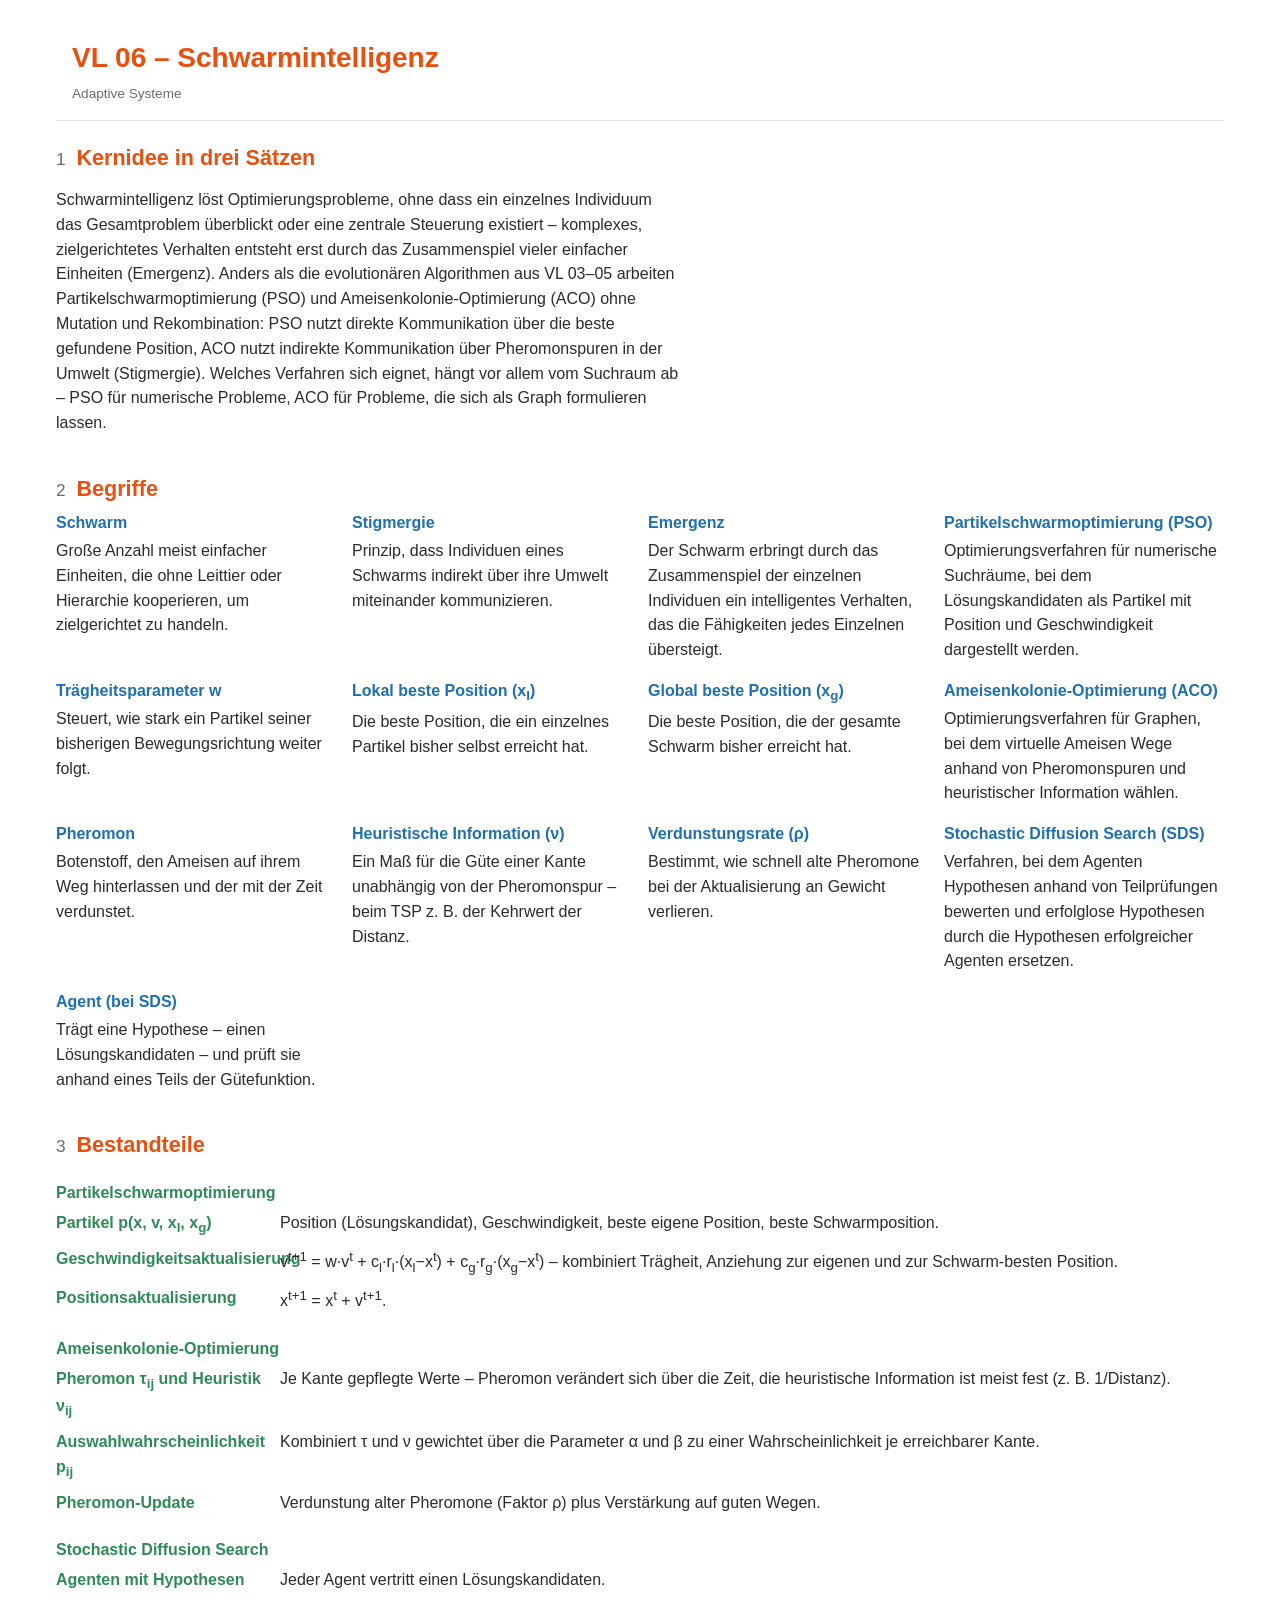
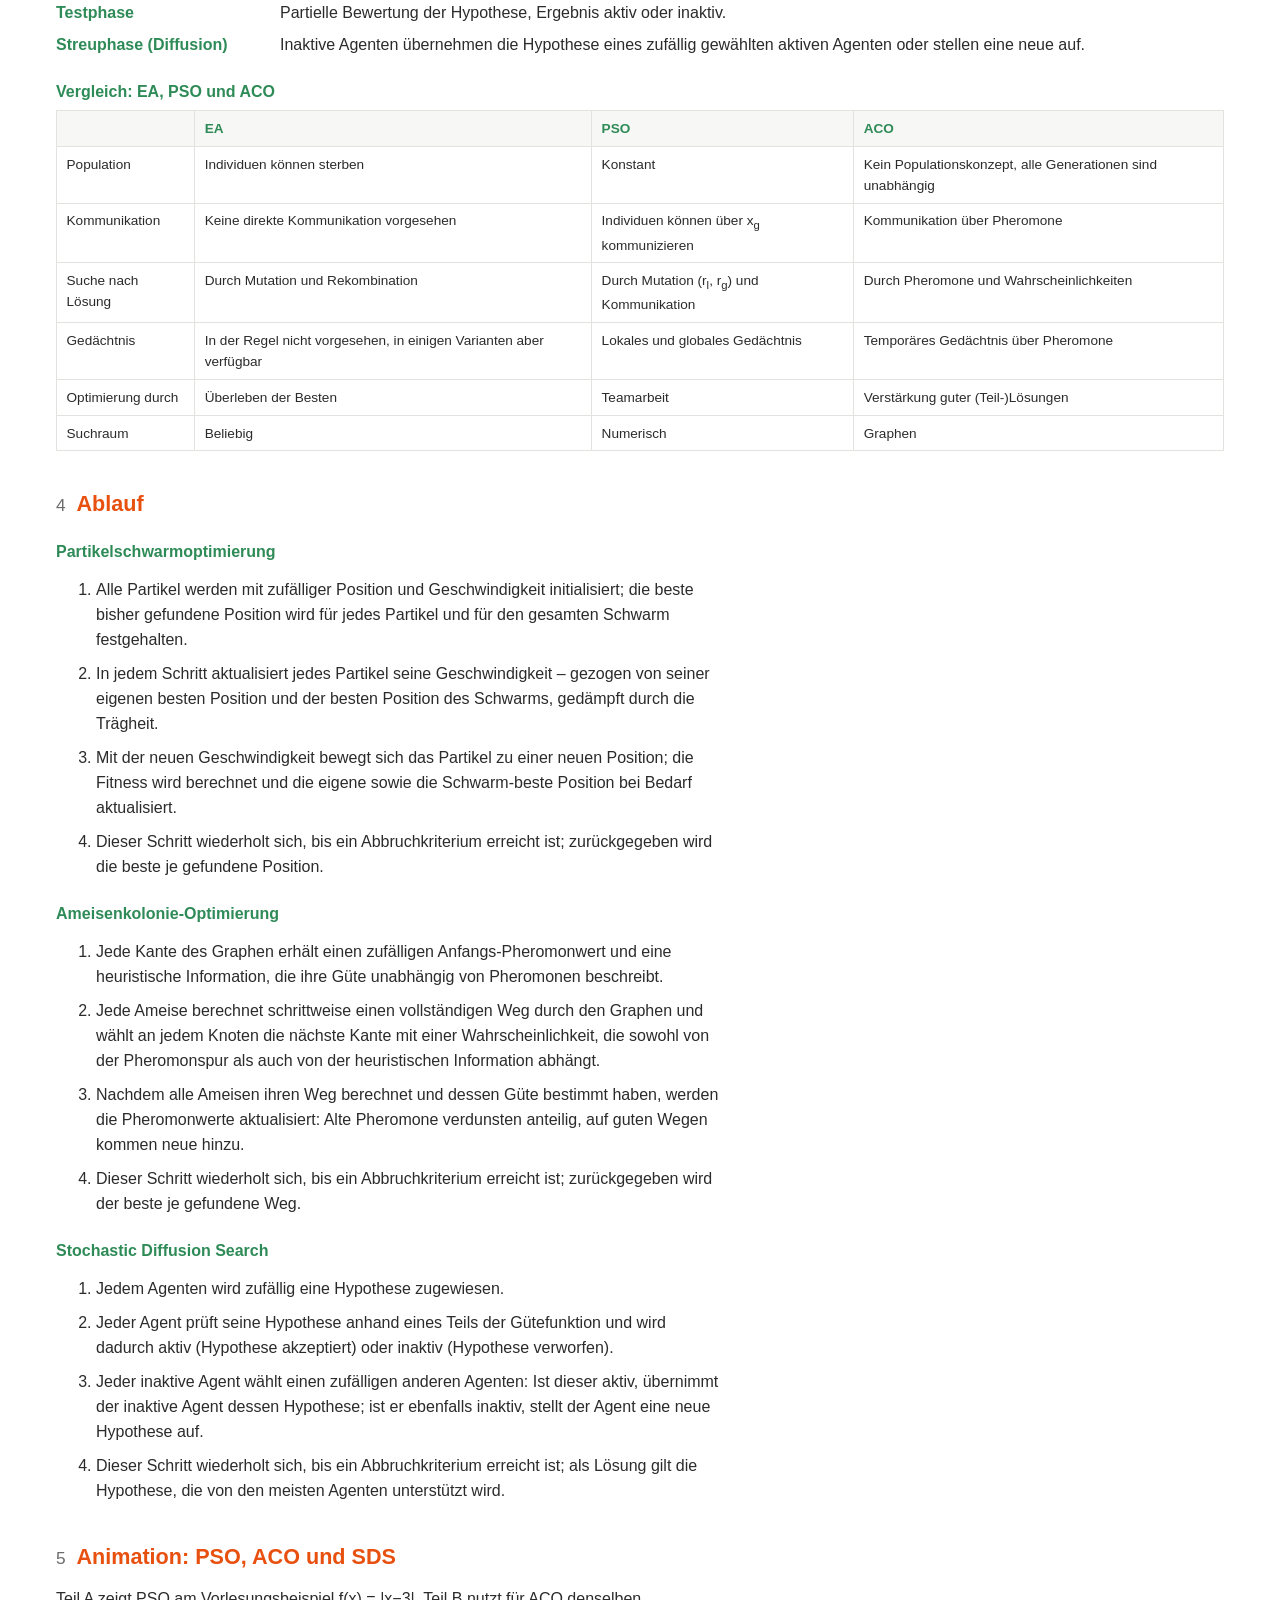
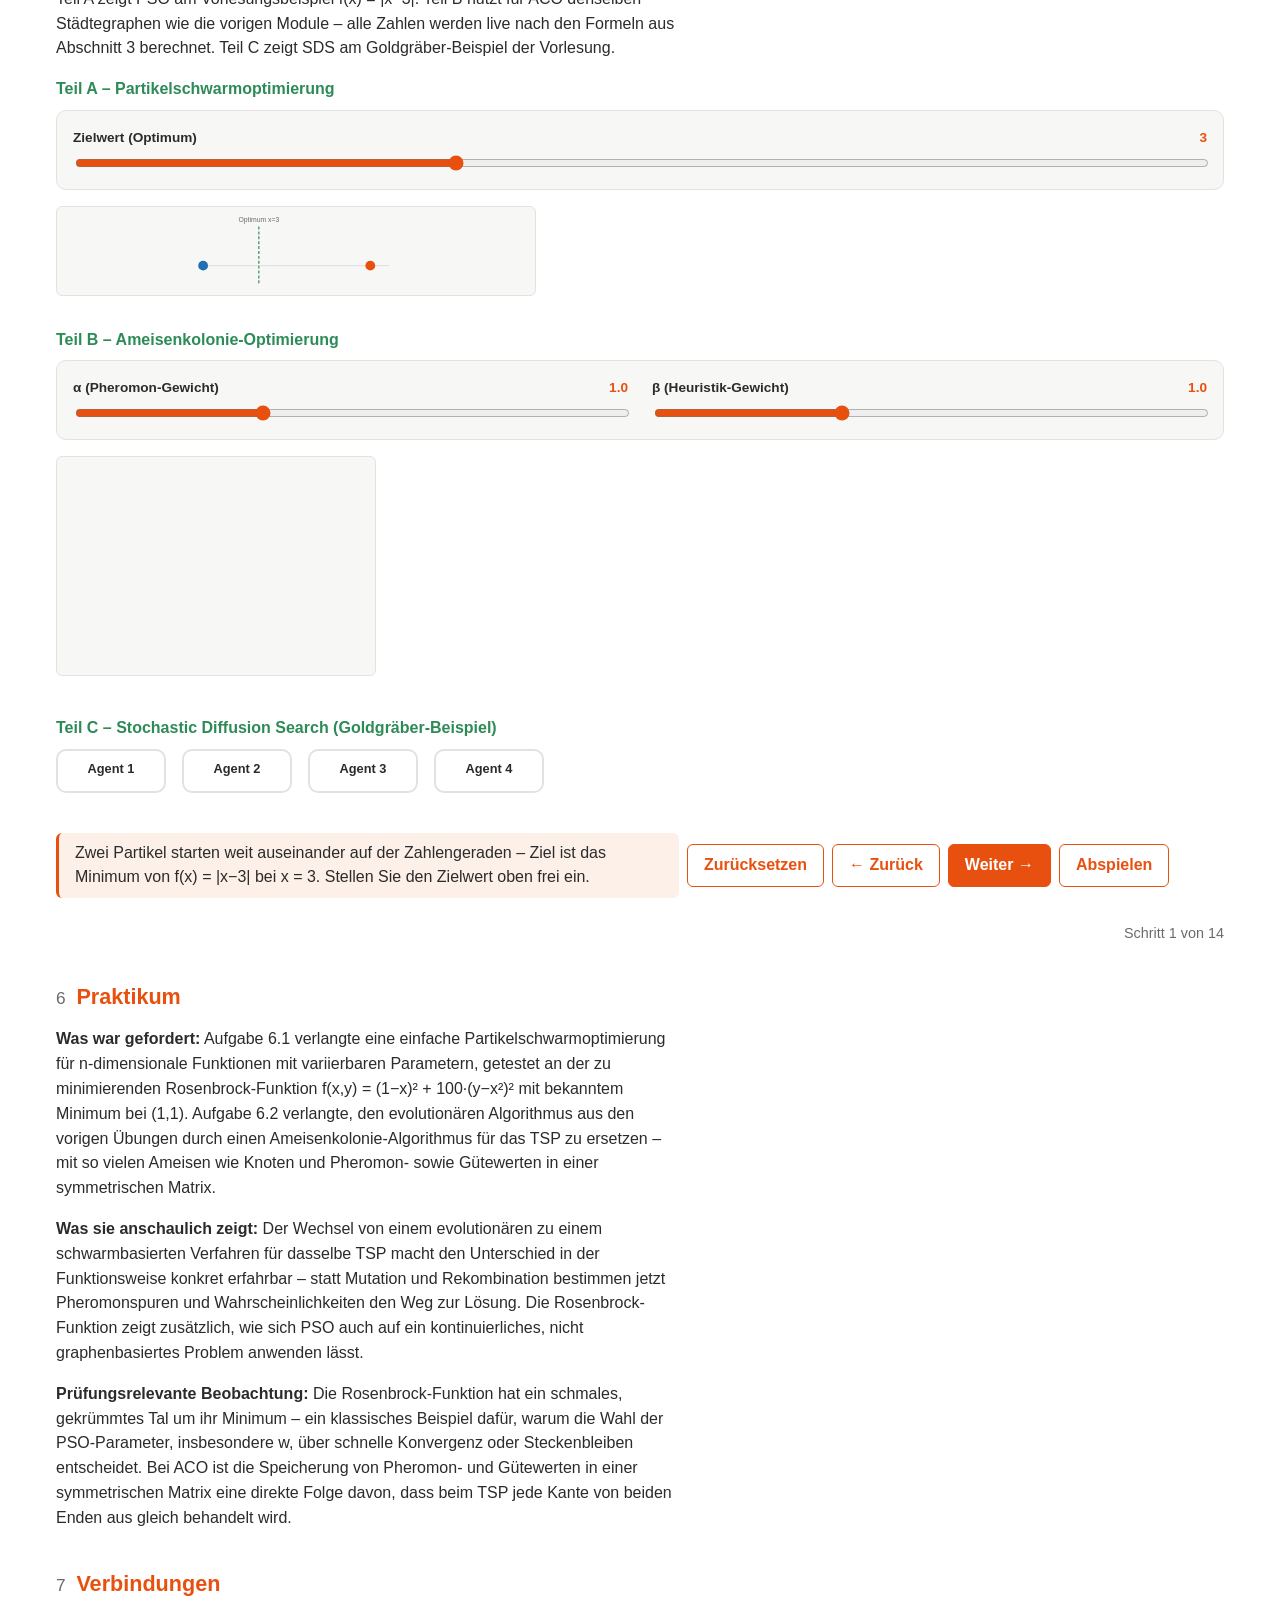
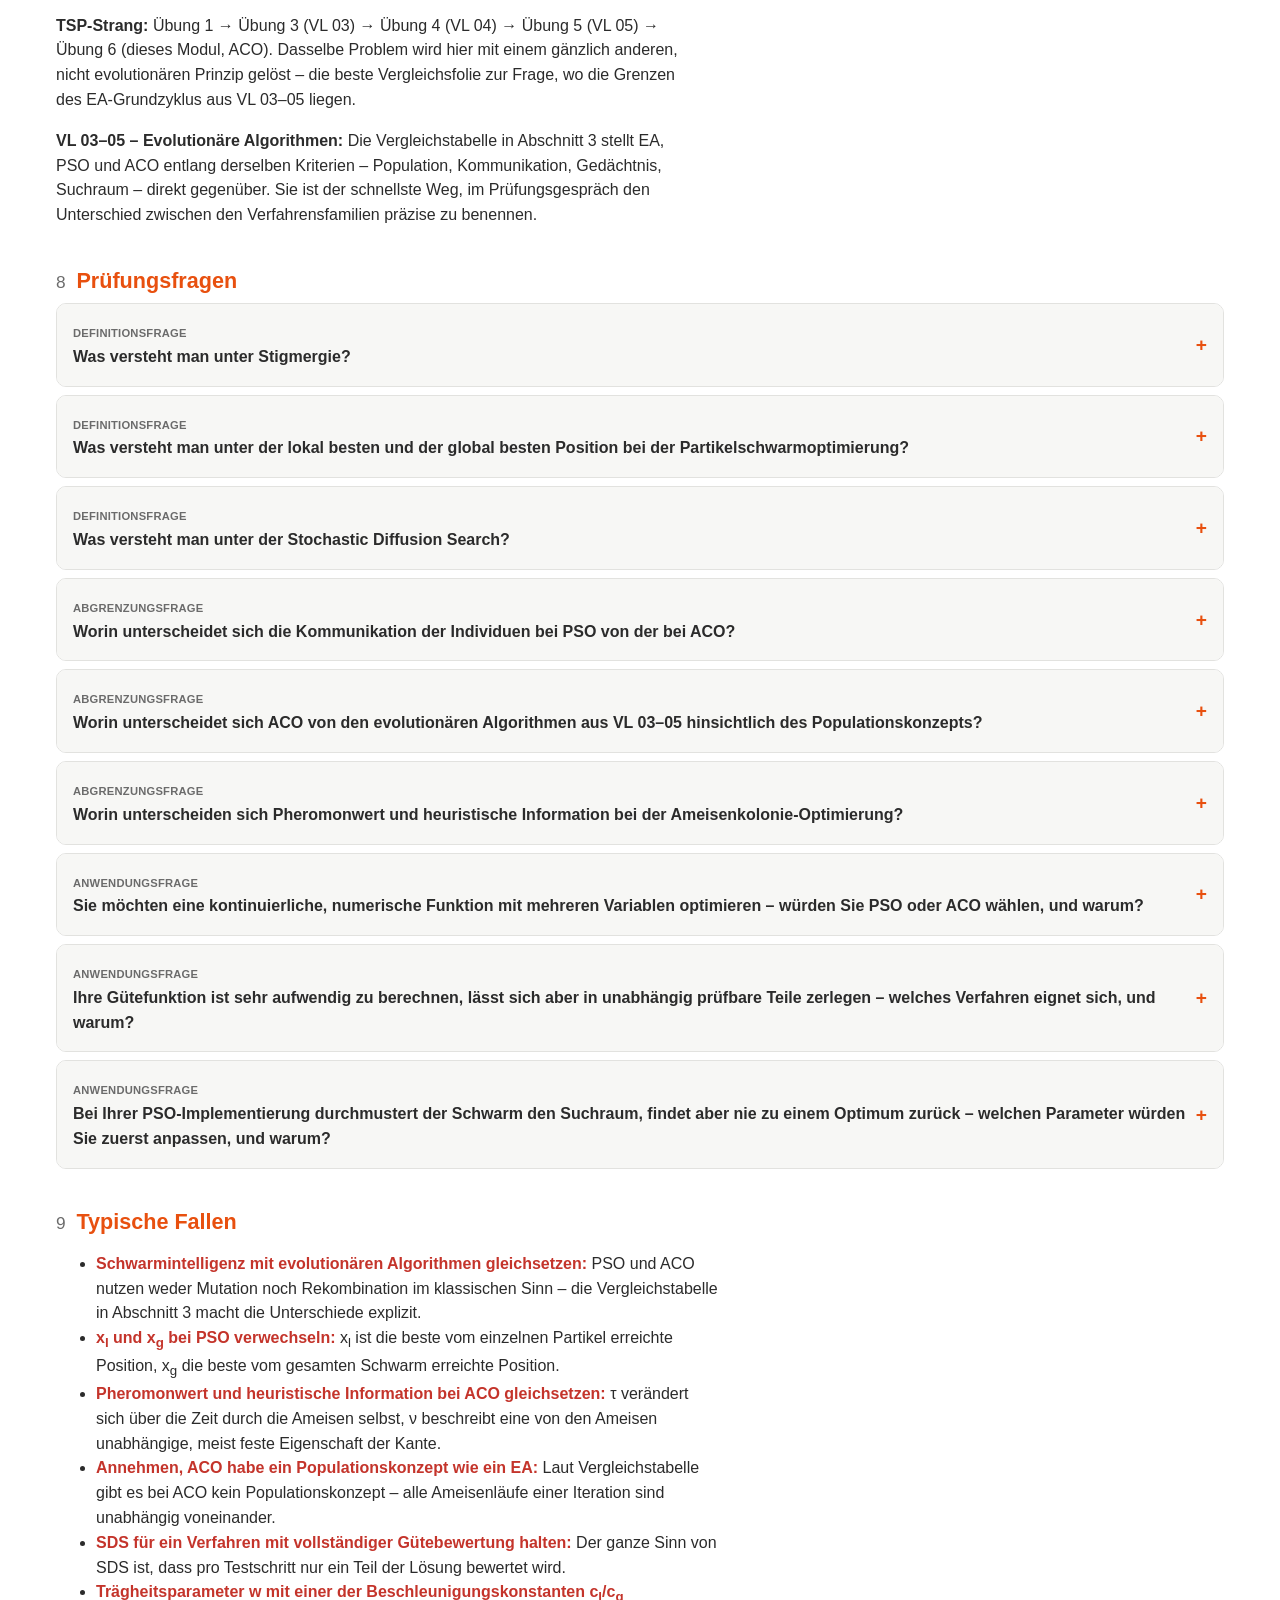
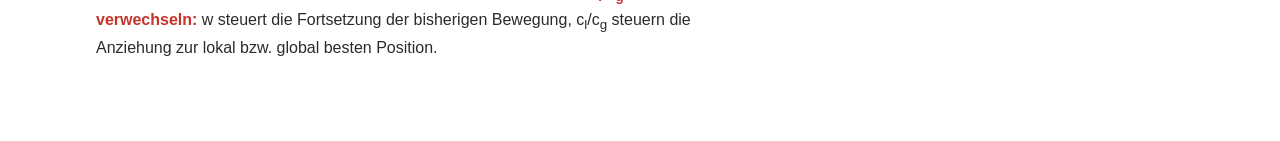
<file: lectures/vl06-schwarmintelligenz.html>
<!doctype html>
<html lang="de">
<head>
  <meta charset="utf-8">
  <meta name="viewport" content="width=device-width, initial-scale=1">
  <title>VL 06 – Schwarmintelligenz · Adaptive Systeme</title>
  <link rel="stylesheet" href="../assets/theme.css">
  <style>
    /* Modulspezifisches Layout - nutzt ausschließlich var(--as-*) aus theme.css. */
    .modul-wrapper { max-width: 1200px; margin: 0 auto; padding: var(--as-abstand-l) var(--as-abstand-m) var(--as-abstand-xl); }
    .modul-kopf { display: flex; flex-wrap: wrap; align-items: center; justify-content: space-between; gap: var(--as-abstand-s); padding: var(--as-abstand-m); border-bottom: 1px solid var(--as-rahmen); margin-bottom: var(--as-abstand-l); }
    .modul-kopf__meta { color: var(--as-text-gedaempft); font-size: 0.85rem; margin: 0.2em 0 0; }
    .quelle-link { font-size: 0.8rem; color: var(--as-text-gedaempft); }
    section { margin-bottom: var(--as-abstand-xl); }
    section h2 { display: flex; align-items: baseline; gap: 0.5em; }
    section h2 .modul-nr { color: var(--as-text-gedaempft); font-size: 0.8em; font-weight: 400; }
    section h3 { color: var(--as-ablauf); font-size: 1rem; margin-top: var(--as-abstand-l); }
    .begriffe-liste { display: grid; grid-template-columns: repeat(auto-fill, minmax(240px, 1fr)); gap: var(--as-abstand-m); padding: 0; margin: 0; }
    .begriffe-liste dt { font-weight: 600; color: var(--as-begriff); }
    .begriffe-liste dd { margin: 0.2em 0 0; }
    .bestandteile-liste { display: grid; gap: var(--as-abstand-s); margin: 0 0 var(--as-abstand-m); }
    .bestandteil { display: grid; grid-template-columns: 13rem 1fr; gap: var(--as-abstand-m); align-items: start; }
    .bestandteil dt { font-weight: 600; color: var(--as-ablauf); }
    .bestandteil dd { margin: 0; }
    @media (max-width: 520px) { .bestandteil { grid-template-columns: 1fr; } }
    ol.ablauf-liste li { margin-bottom: 0.6em; }
    .vergleich-wrapper { overflow-x: auto; }
    table.vergleich { border-collapse: collapse; width: 100%; font-size: 0.85rem; }
    table.vergleich th, table.vergleich td { border: 1px solid var(--as-rahmen); padding: 0.5em 0.7em; text-align: left; vertical-align: top; }
    table.vergleich th { background: var(--as-flaeche-erhoeht); color: var(--as-ablauf); }

    /* ---------- Animation ---------- */
    .ea-teil { margin-bottom: var(--as-abstand-l); }
    .ea-teil__titel { font-weight: 600; color: var(--as-ablauf); margin-bottom: var(--as-abstand-s); }

    .pso-svg { width: 100%; max-width: 480px; height: 90px; background: var(--as-flaeche-erhoeht); border: 1px solid var(--as-rahmen); border-radius: var(--as-radius-s); }
    .pso-achse { stroke: var(--as-rahmen); stroke-width: 1.2; }
    .pso-ziel { stroke: var(--as-ablauf); stroke-width: 1.2; stroke-dasharray: 3 2; }
    .pso-partikel-1 { fill: var(--as-begriff); }
    .pso-partikel-2 { fill: var(--as-akzent); }
    .pso-spur { opacity: 0.35; }
    .pso-text { font-size: 7px; fill: var(--as-text-gedaempft); text-anchor: middle; }

    .aco-svg { width: 100%; max-width: 320px; height: 220px; background: var(--as-flaeche-erhoeht); border: 1px solid var(--as-rahmen); border-radius: var(--as-radius-s); }
    .aco-stadt { fill: var(--as-text-gedaempft); }
    .aco-stadt--start { fill: var(--as-begriff); }
    .aco-kante { stroke: var(--as-rahmen); stroke-width: 1.2; }
    .aco-kante--top { stroke: var(--as-akzent); stroke-width: 2.4; }
    .aco-kante--gewaehlt { stroke: var(--as-ablauf); stroke-width: 2.4; }
    .aco-text { font-size: 7px; fill: var(--as-text); text-anchor: middle; }

    .aco-tabellenwrapper { overflow-x: auto; }
    table.aco-tabelle { border-collapse: collapse; font-size: 0.8rem; margin-top: var(--as-abstand-s); }
    table.aco-tabelle th, table.aco-tabelle td { border: 1px solid var(--as-rahmen); padding: 0.3em 0.6em; text-align: center; }
    table.aco-tabelle th { background: var(--as-flaeche-erhoeht); }
    table.aco-tabelle tr[data-top="true"] td { color: var(--as-akzent); font-weight: 600; }

    .sds-row { display: flex; flex-wrap: wrap; gap: var(--as-abstand-m); }
    .sds-agent { flex: 0 0 110px; text-align: center; padding: var(--as-abstand-s); border-radius: var(--as-radius-m); border: 2px solid var(--as-rahmen); }
    .sds-agent[data-status="aktiv"] { border-color: var(--as-ablauf); }
    .sds-agent[data-status="inaktiv"] { border-color: var(--as-achtung); }
    .sds-agent__name { font-weight: 600; font-size: 0.8rem; }
    .sds-agent__hypothese { font-size: 0.8rem; color: var(--as-text-gedaempft); margin-top: 0.3em; }
    .sds-agent__status { font-size: 0.7rem; margin-top: 0.3em; text-transform: uppercase; letter-spacing: 0.02em; }
    .sds-agent[data-status="aktiv"] .sds-agent__status { color: var(--as-ablauf); }
    .sds-agent[data-status="inaktiv"] .sds-agent__status { color: var(--as-achtung); }
  </style>
</head>
<body>
  <div class="modul-wrapper">
    <header class="modul-kopf">
      <div>
        <h1>VL 06 – Schwarmintelligenz</h1>
        <p class="modul-kopf__meta">Adaptive Systeme</p>
      </div>
    </header>

    <section id="kernidee">
      <h2><span class="modul-nr">1</span> Kernidee in drei Sätzen</h2>
      <p>
        Schwarmintelligenz löst Optimierungsprobleme, ohne dass ein einzelnes Individuum
        das Gesamtproblem überblickt oder eine zentrale Steuerung existiert – komplexes,
        zielgerichtetes Verhalten entsteht erst durch das Zusammenspiel vieler einfacher
        Einheiten (Emergenz). Anders als die evolutionären Algorithmen aus VL 03–05
        arbeiten Partikelschwarmoptimierung (PSO) und Ameisenkolonie-Optimierung (ACO)
        ohne Mutation und Rekombination: PSO nutzt direkte Kommunikation über die beste
        gefundene Position, ACO nutzt indirekte Kommunikation über Pheromonspuren in der
        Umwelt (Stigmergie). Welches Verfahren sich eignet, hängt vor allem vom Suchraum
        ab – PSO für numerische Probleme, ACO für Probleme, die sich als Graph
        formulieren lassen.
      </p>
    </section>

    <section id="begriffe">
      <h2><span class="modul-nr">2</span> Begriffe</h2>
      <dl class="begriffe-liste">
        <div><dt>Schwarm</dt><dd>Große Anzahl meist einfacher Einheiten, die ohne Leittier oder Hierarchie kooperieren, um zielgerichtet zu handeln.</dd></div>
        <div><dt>Stigmergie</dt><dd>Prinzip, dass Individuen eines Schwarms indirekt über ihre Umwelt miteinander kommunizieren.</dd></div>
        <div><dt>Emergenz</dt><dd>Der Schwarm erbringt durch das Zusammenspiel der einzelnen Individuen ein intelligentes Verhalten, das die Fähigkeiten jedes Einzelnen übersteigt.</dd></div>
        <div><dt>Partikelschwarmoptimierung (PSO)</dt><dd>Optimierungsverfahren für numerische Suchräume, bei dem Lösungskandidaten als Partikel mit Position und Geschwindigkeit dargestellt werden.</dd></div>
        <div><dt>Trägheitsparameter w</dt><dd>Steuert, wie stark ein Partikel seiner bisherigen Bewegungsrichtung weiter folgt.</dd></div>
        <div><dt>Lokal beste Position (x<sub>l</sub>)</dt><dd>Die beste Position, die ein einzelnes Partikel bisher selbst erreicht hat.</dd></div>
        <div><dt>Global beste Position (x<sub>g</sub>)</dt><dd>Die beste Position, die der gesamte Schwarm bisher erreicht hat.</dd></div>
        <div><dt>Ameisenkolonie-Optimierung (ACO)</dt><dd>Optimierungsverfahren für Graphen, bei dem virtuelle Ameisen Wege anhand von Pheromonspuren und heuristischer Information wählen.</dd></div>
        <div><dt>Pheromon</dt><dd>Botenstoff, den Ameisen auf ihrem Weg hinterlassen und der mit der Zeit verdunstet.</dd></div>
        <div><dt>Heuristische Information (ν)</dt><dd>Ein Maß für die Güte einer Kante unabhängig von der Pheromonspur – beim TSP z. B. der Kehrwert der Distanz.</dd></div>
        <div><dt>Verdunstungsrate (ρ)</dt><dd>Bestimmt, wie schnell alte Pheromone bei der Aktualisierung an Gewicht verlieren.</dd></div>
        <div><dt>Stochastic Diffusion Search (SDS)</dt><dd>Verfahren, bei dem Agenten Hypothesen anhand von Teilprüfungen bewerten und erfolglose Hypothesen durch die Hypothesen erfolgreicher Agenten ersetzen.</dd></div>
        <div><dt>Agent (bei SDS)</dt><dd>Trägt eine Hypothese – einen Lösungskandidaten – und prüft sie anhand eines Teils der Gütefunktion.</dd></div>
      </dl>
    </section>

    <section id="bestandteile">
      <h2><span class="modul-nr">3</span> Bestandteile</h2>

      <h3>Partikelschwarmoptimierung</h3>
      <dl class="bestandteile-liste">
        <div class="bestandteil"><dt>Partikel p(x, v, x<sub>l</sub>, x<sub>g</sub>)</dt><dd>Position (Lösungskandidat), Geschwindigkeit, beste eigene Position, beste Schwarmposition.</dd></div>
        <div class="bestandteil"><dt>Geschwindigkeitsaktualisierung</dt><dd>v<sup>t+1</sup> = w·v<sup>t</sup> + c<sub>l</sub>·r<sub>l</sub>·(x<sub>l</sub>−x<sup>t</sup>) + c<sub>g</sub>·r<sub>g</sub>·(x<sub>g</sub>−x<sup>t</sup>) – kombiniert Trägheit, Anziehung zur eigenen und zur Schwarm-besten Position.</dd></div>
        <div class="bestandteil"><dt>Positionsaktualisierung</dt><dd>x<sup>t+1</sup> = x<sup>t</sup> + v<sup>t+1</sup>.</dd></div>
      </dl>

      <h3>Ameisenkolonie-Optimierung</h3>
      <dl class="bestandteile-liste">
        <div class="bestandteil"><dt>Pheromon τ<sub>ij</sub> und Heuristik ν<sub>ij</sub></dt><dd>Je Kante gepflegte Werte – Pheromon verändert sich über die Zeit, die heuristische Information ist meist fest (z. B. 1/Distanz).</dd></div>
        <div class="bestandteil"><dt>Auswahlwahrscheinlichkeit p<sub>ij</sub></dt><dd>Kombiniert τ und ν gewichtet über die Parameter α und β zu einer Wahrscheinlichkeit je erreichbarer Kante.</dd></div>
        <div class="bestandteil"><dt>Pheromon-Update</dt><dd>Verdunstung alter Pheromone (Faktor ρ) plus Verstärkung auf guten Wegen.</dd></div>
      </dl>

      <h3>Stochastic Diffusion Search</h3>
      <dl class="bestandteile-liste">
        <div class="bestandteil"><dt>Agenten mit Hypothesen</dt><dd>Jeder Agent vertritt einen Lösungskandidaten.</dd></div>
        <div class="bestandteil"><dt>Testphase</dt><dd>Partielle Bewertung der Hypothese, Ergebnis aktiv oder inaktiv.</dd></div>
        <div class="bestandteil"><dt>Streuphase (Diffusion)</dt><dd>Inaktive Agenten übernehmen die Hypothese eines zufällig gewählten aktiven Agenten oder stellen eine neue auf.</dd></div>
      </dl>

      <h3>Vergleich: EA, PSO und ACO</h3>
      <div class="vergleich-wrapper">
        <table class="vergleich">
          <tr><th></th><th>EA</th><th>PSO</th><th>ACO</th></tr>
          <tr><td>Population</td><td>Individuen können sterben</td><td>Konstant</td><td>Kein Populationskonzept, alle Generationen sind unabhängig</td></tr>
          <tr><td>Kommunikation</td><td>Keine direkte Kommunikation vorgesehen</td><td>Individuen können über x<sub>g</sub> kommunizieren</td><td>Kommunikation über Pheromone</td></tr>
          <tr><td>Suche nach Lösung</td><td>Durch Mutation und Rekombination</td><td>Durch Mutation (r<sub>l</sub>, r<sub>g</sub>) und Kommunikation</td><td>Durch Pheromone und Wahrscheinlichkeiten</td></tr>
          <tr><td>Gedächtnis</td><td>In der Regel nicht vorgesehen, in einigen Varianten aber verfügbar</td><td>Lokales und globales Gedächtnis</td><td>Temporäres Gedächtnis über Pheromone</td></tr>
          <tr><td>Optimierung durch</td><td>Überleben der Besten</td><td>Teamarbeit</td><td>Verstärkung guter (Teil-)Lösungen</td></tr>
          <tr><td>Suchraum</td><td>Beliebig</td><td>Numerisch</td><td>Graphen</td></tr>
        </table>
      </div>
    </section>

    <section id="ablauf">
      <h2><span class="modul-nr">4</span> Ablauf</h2>

      <h3>Partikelschwarmoptimierung</h3>
      <ol class="ablauf-liste">
        <li>Alle Partikel werden mit zufälliger Position und Geschwindigkeit initialisiert; die beste bisher gefundene Position wird für jedes Partikel und für den gesamten Schwarm festgehalten.</li>
        <li>In jedem Schritt aktualisiert jedes Partikel seine Geschwindigkeit – gezogen von seiner eigenen besten Position und der besten Position des Schwarms, gedämpft durch die Trägheit.</li>
        <li>Mit der neuen Geschwindigkeit bewegt sich das Partikel zu einer neuen Position; die Fitness wird berechnet und die eigene sowie die Schwarm-beste Position bei Bedarf aktualisiert.</li>
        <li>Dieser Schritt wiederholt sich, bis ein Abbruchkriterium erreicht ist; zurückgegeben wird die beste je gefundene Position.</li>
      </ol>

      <h3>Ameisenkolonie-Optimierung</h3>
      <ol class="ablauf-liste">
        <li>Jede Kante des Graphen erhält einen zufälligen Anfangs-Pheromonwert und eine heuristische Information, die ihre Güte unabhängig von Pheromonen beschreibt.</li>
        <li>Jede Ameise berechnet schrittweise einen vollständigen Weg durch den Graphen und wählt an jedem Knoten die nächste Kante mit einer Wahrscheinlichkeit, die sowohl von der Pheromonspur als auch von der heuristischen Information abhängt.</li>
        <li>Nachdem alle Ameisen ihren Weg berechnet und dessen Güte bestimmt haben, werden die Pheromonwerte aktualisiert: Alte Pheromone verdunsten anteilig, auf guten Wegen kommen neue hinzu.</li>
        <li>Dieser Schritt wiederholt sich, bis ein Abbruchkriterium erreicht ist; zurückgegeben wird der beste je gefundene Weg.</li>
      </ol>

      <h3>Stochastic Diffusion Search</h3>
      <ol class="ablauf-liste">
        <li>Jedem Agenten wird zufällig eine Hypothese zugewiesen.</li>
        <li>Jeder Agent prüft seine Hypothese anhand eines Teils der Gütefunktion und wird dadurch aktiv (Hypothese akzeptiert) oder inaktiv (Hypothese verworfen).</li>
        <li>Jeder inaktive Agent wählt einen zufälligen anderen Agenten: Ist dieser aktiv, übernimmt der inaktive Agent dessen Hypothese; ist er ebenfalls inaktiv, stellt der Agent eine neue Hypothese auf.</li>
        <li>Dieser Schritt wiederholt sich, bis ein Abbruchkriterium erreicht ist; als Lösung gilt die Hypothese, die von den meisten Agenten unterstützt wird.</li>
      </ol>
    </section>

    <section id="animation">
      <h2><span class="modul-nr">5</span> Animation: PSO, ACO und SDS</h2>
      <p>
        Teil A zeigt PSO am Vorlesungsbeispiel f(x) = |x−3|. Teil B nutzt für ACO
        denselben Städtegraphen wie die vorigen Module – alle Zahlen werden live nach
        den Formeln aus Abschnitt 3 berechnet. Teil C zeigt SDS am
        Goldgräber-Beispiel der Vorlesung.
      </p>

      <div class="ea-teil" id="teil-pso">
        <div class="ea-teil__titel">Teil A – Partikelschwarmoptimierung</div>
        <div class="as-regler-gruppe">
          <div class="as-regler">
            <label for="pso-ziel-regler">Zielwert (Optimum) <output id="pso-ziel-wert">3</output></label>
            <input type="range" id="pso-ziel-regler" min="0" max="9" step="1" value="3">
          </div>
        </div>
        <svg class="pso-svg" id="pso-svg" viewBox="0 0 200 90"></svg>
      </div>

      <div class="ea-teil" id="teil-aco">
        <div class="ea-teil__titel">Teil B – Ameisenkolonie-Optimierung</div>
        <div class="as-regler-gruppe">
          <div class="as-regler">
            <label for="aco-alpha-regler">α (Pheromon-Gewicht) <output id="aco-alpha-wert">1.0</output></label>
            <input type="range" id="aco-alpha-regler" min="0" max="3" step="0.5" value="1">
          </div>
          <div class="as-regler">
            <label for="aco-beta-regler">β (Heuristik-Gewicht) <output id="aco-beta-wert">1.0</output></label>
            <input type="range" id="aco-beta-regler" min="0" max="3" step="0.5" value="1">
          </div>
        </div>
        <svg class="aco-svg" id="aco-svg" viewBox="0 0 100 100"></svg>
        <div class="aco-tabellenwrapper">
          <table class="aco-tabelle" id="aco-tabelle"></table>
        </div>
      </div>

      <div class="ea-teil" id="teil-sds">
        <div class="ea-teil__titel">Teil C – Stochastic Diffusion Search (Goldgräber-Beispiel)</div>
        <div class="sds-row" id="sds-row"></div>
      </div>

      <div class="as-step-controller">
        <p class="as-step-text" id="ea-step-text" aria-live="polite"></p>
        <button class="as-button as-button--sekundaer" type="button" data-action="reset">Zurücksetzen</button>
        <button class="as-button as-button--sekundaer" type="button" data-action="prev">← Zurück</button>
        <button class="as-button" type="button" data-action="next">Weiter →</button>
        <button class="as-button as-button--sekundaer" type="button" data-action="play">Abspielen</button>
        <span class="as-step-zaehler" id="ea-zaehler"></span>
      </div>
    </section>

    <section id="praktikum">
      <h2><span class="modul-nr">6</span> Praktikum</h2>
      <p>
        <strong>Was war gefordert:</strong> Aufgabe 6.1 verlangte eine einfache
        Partikelschwarmoptimierung für n-dimensionale Funktionen mit variierbaren
        Parametern, getestet an der zu minimierenden Rosenbrock-Funktion
        f(x,y) = (1−x)² + 100·(y−x²)² mit bekanntem Minimum bei (1,1). Aufgabe 6.2
        verlangte, den evolutionären Algorithmus aus den vorigen Übungen durch einen
        Ameisenkolonie-Algorithmus für das TSP zu ersetzen – mit so vielen Ameisen wie
        Knoten und Pheromon- sowie Gütewerten in einer symmetrischen Matrix.
      </p>
      <p>
        <strong>Was sie anschaulich zeigt:</strong> Der Wechsel von einem evolutionären
        zu einem schwarmbasierten Verfahren für dasselbe TSP macht den Unterschied in der
        Funktionsweise konkret erfahrbar – statt Mutation und Rekombination bestimmen
        jetzt Pheromonspuren und Wahrscheinlichkeiten den Weg zur Lösung. Die
        Rosenbrock-Funktion zeigt zusätzlich, wie sich PSO auch auf ein kontinuierliches,
        nicht graphenbasiertes Problem anwenden lässt.
      </p>
      <p>
        <strong>Prüfungsrelevante Beobachtung:</strong> Die Rosenbrock-Funktion hat ein
        schmales, gekrümmtes Tal um ihr Minimum – ein klassisches Beispiel dafür, warum
        die Wahl der PSO-Parameter, insbesondere w, über schnelle Konvergenz oder
        Steckenbleiben entscheidet. Bei ACO ist die Speicherung von Pheromon- und
        Gütewerten in einer symmetrischen Matrix eine direkte Folge davon, dass beim TSP
        jede Kante von beiden Enden aus gleich behandelt wird.
      </p>
    </section>

    <section id="verbindungen">
      <h2><span class="modul-nr">7</span> Verbindungen</h2>
      <p>
        <strong>TSP-Strang:</strong> Übung 1 → Übung 3 (VL 03) → Übung 4 (VL 04) →
        Übung 5 (VL 05) → Übung 6 (dieses Modul, ACO). Dasselbe Problem wird hier mit
        einem gänzlich anderen, nicht evolutionären Prinzip gelöst – die beste
        Vergleichsfolie zur Frage, wo die Grenzen des EA-Grundzyklus aus VL 03–05 liegen.
      </p>
      <p>
        <strong>VL 03–05 – Evolutionäre Algorithmen:</strong> Die Vergleichstabelle in
        Abschnitt 3 stellt EA, PSO und ACO entlang derselben Kriterien – Population,
        Kommunikation, Gedächtnis, Suchraum – direkt gegenüber. Sie ist der schnellste
        Weg, im Prüfungsgespräch den Unterschied zwischen den Verfahrensfamilien
        präzise zu benennen.
      </p>
    </section>

    <section id="pruefungsfragen">
      <h2><span class="modul-nr">8</span> Prüfungsfragen</h2>
      <div id="quiz-container">

        <div class="as-quiz-item">
          <button class="as-quiz-frage" type="button">
            <span><span class="as-quiz-typ">Definitionsfrage</span><br>Was versteht man unter Stigmergie?</span>
          </button>
          <div class="as-quiz-antwort">
            <p>Stigmergie bezeichnet das Prinzip, dass Individuen eines Schwarms nicht
            direkt, sondern indirekt über ihre Umwelt miteinander kommunizieren. Das
            klassische Beispiel sind Ameisen, die Pheromone auf ihrem Weg hinterlassen:
            Eine andere Ameise nimmt diese Spur in der Umwelt wahr und ändert ihr
            Verhalten daraufhin, ohne dass ein direkter Austausch zwischen den beiden
            Tieren stattgefunden hat. Die Umwelt selbst wird so zum Kommunikationsmedium
            und zugleich zu einer Art Gedächtnis des Schwarms.</p>
          </div>
        </div>

        <div class="as-quiz-item">
          <button class="as-quiz-frage" type="button">
            <span><span class="as-quiz-typ">Definitionsfrage</span><br>Was versteht man unter der lokal besten und der global besten Position bei der Partikelschwarmoptimierung?</span>
          </button>
          <div class="as-quiz-antwort">
            <p>Die lokal beste Position x<sub>l</sub> ist die beste Position, die ein
            einzelnes Partikel im Laufe der Suche selbst bereits erreicht hat – sie ist
            also partikelspezifisch. Die global beste Position x<sub>g</sub> ist dagegen
            die beste Position, die irgendein Partikel im gesamten Schwarm bisher
            gefunden hat, und wird von allen Partikeln gemeinsam genutzt. Beide Werte
            fließen in die Geschwindigkeitsaktualisierung ein und sorgen dafür, dass sich
            jedes Partikel sowohl an seiner eigenen Erfahrung als auch am Wissen des
            gesamten Schwarms orientiert.</p>
          </div>
        </div>

        <div class="as-quiz-item">
          <button class="as-quiz-frage" type="button">
            <span><span class="as-quiz-typ">Definitionsfrage</span><br>Was versteht man unter der Stochastic Diffusion Search?</span>
          </button>
          <div class="as-quiz-antwort">
            <p>Die Stochastic Diffusion Search ist ein agentenbasiertes
            Optimierungsverfahren für Probleme, deren Gütefunktion sich in unabhängig
            prüfbare Teile zerlegen lässt und deren vollständige Berechnung zu aufwendig
            wäre. Jeder Agent trägt eine Hypothese – einen Lösungskandidaten – und prüft
            sie anhand eines Teils der Gütefunktion. Agenten mit einer als unzureichend
            erkannten Hypothese übernehmen die Hypothese eines zufällig gewählten,
            erfolgreichen Agenten oder stellen eine neue auf, sodass sich gute Hypothesen
            im Schwarm ausbreiten.</p>
          </div>
        </div>

        <div class="as-quiz-item">
          <button class="as-quiz-frage" type="button">
            <span><span class="as-quiz-typ">Abgrenzungsfrage</span><br>Worin unterscheidet sich die Kommunikation der Individuen bei PSO von der bei ACO?</span>
          </button>
          <div class="as-quiz-antwort">
            <p>Bei PSO kommunizieren die Partikel direkt über die global beste Position
            x<sub>g</sub>, die für den gesamten Schwarm sichtbar ist und aktiv in die
            Geschwindigkeitsberechnung jedes Partikels einfließt. Bei ACO findet dagegen
            keine direkte Kommunikation zwischen den Ameisen statt – sie kommunizieren
            ausschließlich indirekt über die Pheromonspuren, die sie in der Umwelt
            hinterlassen und die andere Ameisen später wahrnehmen. PSO nutzt damit ein
            explizites, ACO ein stigmergisches Kommunikationsprinzip.</p>
          </div>
        </div>

        <div class="as-quiz-item">
          <button class="as-quiz-frage" type="button">
            <span><span class="as-quiz-typ">Abgrenzungsfrage</span><br>Worin unterscheidet sich ACO von den evolutionären Algorithmen aus VL 03–05 hinsichtlich des Populationskonzepts?</span>
          </button>
          <div class="as-quiz-antwort">
            <p>Evolutionäre Algorithmen haben ein echtes Populationskonzept: Individuen
            können über die Umweltselektion aus der Population ausscheiden, und die
            nächste Generation baut auf der vorherigen auf. Bei ACO gibt es dagegen kein
            Populationskonzept in diesem Sinn – alle Ameisenläufe einer Iteration sind
            voneinander unabhängig, und was zwischen den Iterationen erhalten bleibt, ist
            nicht eine Population von Individuen, sondern ausschließlich die
            Pheromonwerte auf den Kanten des Graphen.</p>
          </div>
        </div>

        <div class="as-quiz-item">
          <button class="as-quiz-frage" type="button">
            <span><span class="as-quiz-typ">Abgrenzungsfrage</span><br>Worin unterscheiden sich Pheromonwert und heuristische Information bei der Ameisenkolonie-Optimierung?</span>
          </button>
          <div class="as-quiz-antwort">
            <p>Der Pheromonwert τ einer Kante verändert sich über die Zeit durch das
            Verhalten der Ameisen selbst – er verdunstet und wird auf guten Wegen
            verstärkt, spiegelt also die bisherige Sucherfahrung der Kolonie wider. Die
            heuristische Information ν ist dagegen meist eine feste, von den Ameisen
            unabhängige Eigenschaft der Kante, beim TSP zum Beispiel der Kehrwert ihrer
            Distanz. Die Auswahlwahrscheinlichkeit einer Kante ergibt sich erst aus der
            gewichteten Kombination beider Werte.</p>
          </div>
        </div>

        <div class="as-quiz-item">
          <button class="as-quiz-frage" type="button">
            <span><span class="as-quiz-typ">Anwendungsfrage</span><br>Sie möchten eine kontinuierliche, numerische Funktion mit mehreren Variablen optimieren – würden Sie PSO oder ACO wählen, und warum?</span>
          </button>
          <div class="as-quiz-antwort">
            <p>Für dieses Problem würde ich PSO wählen, da der Suchraum dort direkt
            numerisch ist – jedes Partikel stellt eine Position im kontinuierlichen Raum
            dar, und die Geschwindigkeitsaktualisierung arbeitet unmittelbar mit den
            reellen Koordinaten. ACO ist dagegen für Probleme konzipiert, die sich als
            Graph mit diskreten Kanten formulieren lassen, etwa das TSP. Eine
            kontinuierliche Funktion müsste für ACO erst künstlich in einen Graphen
            überführt werden, was unnötigen Aufwand bedeutet.</p>
          </div>
        </div>

        <div class="as-quiz-item">
          <button class="as-quiz-frage" type="button">
            <span><span class="as-quiz-typ">Anwendungsfrage</span><br>Ihre Gütefunktion ist sehr aufwendig zu berechnen, lässt sich aber in unabhängig prüfbare Teile zerlegen – welches Verfahren eignet sich, und warum?</span>
          </button>
          <div class="as-quiz-antwort">
            <p>Dafür eignet sich die Stochastic Diffusion Search, weil sie genau für
            diesen Fall entwickelt wurde: Statt in jedem Schritt die vollständige
            Gütefunktion für jeden Kandidaten zu berechnen, testet jeder Agent seine
            Hypothese nur anhand eines Teils der Gütefunktion. EA, PSO und ACO benötigen
            dagegen in der Regel viele vollständige Auswertungen der Gütefunktion, was
            bei hohem Berechnungsaufwand pro Auswertung schnell unpraktikabel wird.</p>
          </div>
        </div>

        <div class="as-quiz-item">
          <button class="as-quiz-frage" type="button">
            <span><span class="as-quiz-typ">Anwendungsfrage</span><br>Bei Ihrer PSO-Implementierung durchmustert der Schwarm den Suchraum, findet aber nie zu einem Optimum zurück – welchen Parameter würden Sie zuerst anpassen, und warum?</span>
          </button>
          <div class="as-quiz-antwort">
            <p>Ein Schwarm, der den Suchraum nur durchmustert statt zu konvergieren,
            deutet auf einen zu hohen Trägheitsparameter w hin – laut Vorlesung führt
            w > 1 zu Divergenz, während w < 1 zu Konvergenz auf ein Optimum führt. Ich
            würde deshalb zuerst w verkleinern, sodass die Partikel ihrer bisherigen
            Bewegungsrichtung weniger stark folgen und sich stärker an der lokal und
            global besten Position orientieren können.</p>
          </div>
        </div>

      </div>
    </section>

    <section id="typische-fallen">
      <h2><span class="modul-nr">9</span> Typische Fallen</h2>
      <ul>
        <li><span class="as-achtung">Schwarmintelligenz mit evolutionären Algorithmen
        gleichsetzen:</span> PSO und ACO nutzen weder Mutation noch Rekombination im
        klassischen Sinn – die Vergleichstabelle in Abschnitt 3 macht die Unterschiede
        explizit.</li>
        <li><span class="as-achtung">x<sub>l</sub> und x<sub>g</sub> bei PSO
        verwechseln:</span> x<sub>l</sub> ist die beste vom einzelnen Partikel erreichte
        Position, x<sub>g</sub> die beste vom gesamten Schwarm erreichte Position.</li>
        <li><span class="as-achtung">Pheromonwert und heuristische Information bei ACO
        gleichsetzen:</span> τ verändert sich über die Zeit durch die Ameisen selbst, ν
        beschreibt eine von den Ameisen unabhängige, meist feste Eigenschaft der Kante.</li>
        <li><span class="as-achtung">Annehmen, ACO habe ein Populationskonzept wie ein
        EA:</span> Laut Vergleichstabelle gibt es bei ACO kein Populationskonzept – alle
        Ameisenläufe einer Iteration sind unabhängig voneinander.</li>
        <li><span class="as-achtung">SDS für ein Verfahren mit vollständiger
        Gütebewertung halten:</span> Der ganze Sinn von SDS ist, dass pro Testschritt nur
        ein Teil der Lösung bewertet wird.</li>
        <li><span class="as-achtung">Trägheitsparameter w mit einer der
        Beschleunigungskonstanten c<sub>l</sub>/c<sub>g</sub> verwechseln:</span> w
        steuert die Fortsetzung der bisherigen Bewegung, c<sub>l</sub>/c<sub>g</sub>
        steuern die Anziehung zur lokal bzw. global besten Position.</li>
      </ul>
    </section>
  </div>

  <script src="../assets/module.js"></script>
  <script>
    (function () {
      "use strict";

      var NS = "http://www.w3.org/2000/svg";
      function svgEl(tag, attrs) {
        var el = document.createElementNS(NS, tag);
        for (var k in attrs) el.setAttribute(k, attrs[k]);
        return el;
      }

      // ---------- Teil A: PSO ----------

      var PSO_ZIEL = 3;

      function fPso(x) { return Math.abs(x - PSO_ZIEL); }

      function simuliereFolge() {
        var w = 0.4, cl = 0.5, cg = 0.5, rl = 0.5, rg = 0.5;
        var particles = [{ x: 0, v: 0, xl: 0 }, { x: 9, v: 0, xl: 9 }];
        var xg = particles.reduce(function (best, p) { return fPso(p.x) < fPso(best) ? p.x : best; }, particles[0].x);
        var folge = [[particles[0].x, particles[1].x]];
        for (var t = 0; t < 5; t++) {
          particles.forEach(function (p) {
            p.v = w * p.v + cl * rl * (p.xl - p.x) + cg * rg * (xg - p.x);
            p.x = p.x + p.v;
            if (fPso(p.x) < fPso(p.xl)) p.xl = p.x;
          });
          xg = particles.reduce(function (best, p) { return fPso(p.xl) < fPso(best) ? p.xl : best; }, xg);
          folge.push([particles[0].x, particles[1].x]);
        }
        return folge;
      }

      var PSO_FOLGE = simuliereFolge();

      function xToPx(x) { return 5 + x * 19; }

      function renderPso(step) {
        var svg = document.getElementById("pso-svg");
        while (svg.firstChild) svg.removeChild(svg.firstChild);
        svg.appendChild(svgEl("line", { x1: xToPx(0), y1: 60, x2: xToPx(10), y2: 60, class: "pso-achse" }));
        svg.appendChild(svgEl("line", { x1: xToPx(PSO_ZIEL), y1: 20, x2: xToPx(PSO_ZIEL), y2: 80, class: "pso-ziel" }));
        svg.appendChild(svgEl("text", { x: xToPx(PSO_ZIEL), y: 15, class: "pso-text" })).textContent = "Optimum x=" + PSO_ZIEL;

        var idx = Math.min(step, PSO_FOLGE.length - 1);
        for (var t = 0; t <= idx; t++) {
          var opac = t === idx ? 1 : 0.25 + 0.5 * (t / idx || 0);
          [0, 1].forEach(function (p) {
            svg.appendChild(svgEl("circle", {
              cx: xToPx(PSO_FOLGE[t][p]), cy: 60, r: t === idx ? 5 : 2.5,
              class: "pso-partikel-" + (p + 1) + (t === idx ? "" : " pso-spur"),
              style: "opacity:" + opac
            }));
          });
        }
      }

      // ---------- Teil B: ACO ----------

      var CITY_POS = { A: [20, 20], B: [80, 15], C: [90, 60], D: [55, 90], E: [15, 70], F: [50, 45] };
      var STARTSTADT = "A";
      var ZIELSTAEDTE = ["B", "C", "D", "E", "F"];

      function distanz(a, b) {
        var pa = CITY_POS[a], pb = CITY_POS[b];
        return Math.hypot(pa[0] - pb[0], pa[1] - pb[1]);
      }

      var RHO = 0.1, OMEGA = 5, ALPHA = 1, BETA = 1;

      // ν hängt nur von den (festen) Stadtkoordinaten ab, deshalb ist auch die Kante
      // mit dem höchsten Wert vorab eindeutig bestimmbar - keine Mutation nötig.
      var NU = {};
      ZIELSTAEDTE.forEach(function (z) { NU[z] = 1 / distanz(STARTSTADT, z); });
      var TOP_ZIEL = ZIELSTAEDTE.reduce(function (best, z) { return NU[z] > NU[best] ? z : best; }, ZIELSTAEDTE[0]);

      // Reiner Funktionswert: Pheromon bei achtStep < 3 überall 0.5, ab achtStep 3
      // einmalig aktualisiert auf der Zielkante - unabhängig davon, wie oft/in
      // welcher Reihenfolge gerendert wird (kein Aufsummieren über mehrere Aufrufe).
      function pheromonFuerSchritt(achtStep) {
        var p = {};
        ZIELSTAEDTE.forEach(function (z) { p[z] = 0.5; });
        if (achtStep >= 3) {
          p[TOP_ZIEL] = (1 - RHO) * 0.5 + RHO * OMEGA * (1 / 9);
        }
        return p;
      }

      function berechneWerte(achtStep) {
        var pheromon = pheromonFuerSchritt(achtStep);
        var werte = {};
        var summe = 0;
        ZIELSTAEDTE.forEach(function (ziel) {
          var beitrag = Math.pow(pheromon[ziel], ALPHA) * Math.pow(NU[ziel], BETA);
          werte[ziel] = { tau: pheromon[ziel], nu: NU[ziel], beitrag: beitrag };
          summe += beitrag;
        });
        ZIELSTAEDTE.forEach(function (ziel) { werte[ziel].p = werte[ziel].beitrag / summe; });
        return werte;
      }

      function drawAco(achtStep) {
        var svg = document.getElementById("aco-svg");
        var tabelle = document.getElementById("aco-tabelle");
        while (svg.firstChild) svg.removeChild(svg.firstChild);
        tabelle.innerHTML = "";
        if (achtStep < 0) return;

        var werte = berechneWerte(achtStep);
        var top = TOP_ZIEL;

        Object.keys(CITY_POS).forEach(function (c) {
          if (c === STARTSTADT) return;
          var klasse = "aco-kante";
          if (achtStep >= 1 && c === top) klasse = achtStep >= 2 ? "aco-kante--gewaehlt" : "aco-kante--top";
          svg.appendChild(svgEl("line", { x1: CITY_POS[STARTSTADT][0], y1: CITY_POS[STARTSTADT][1], x2: CITY_POS[c][0], y2: CITY_POS[c][1], class: klasse }));
        });
        Object.keys(CITY_POS).forEach(function (c) {
          svg.appendChild(svgEl("circle", { cx: CITY_POS[c][0], cy: CITY_POS[c][1], r: 4, class: c === STARTSTADT ? "aco-stadt--start" : "aco-stadt" }));
          svg.appendChild(svgEl("text", { x: CITY_POS[c][0], y: CITY_POS[c][1] - 7, class: "aco-text" })).textContent = c;
        });

        var kopf = document.createElement("tr");
        ["Kante ab A", "τ", "ν", "p"].forEach(function (h) {
          var th = document.createElement("th"); th.textContent = h; kopf.appendChild(th);
        });
        tabelle.appendChild(kopf);
        ZIELSTAEDTE.forEach(function (ziel) {
          var row = document.createElement("tr");
          if (achtStep >= 1 && ziel === top) row.dataset.top = "true";
          [
            "A–" + ziel,
            werte[ziel].tau.toFixed(2),
            werte[ziel].nu.toFixed(3),
            achtStep >= 1 ? werte[ziel].p.toFixed(2) : "–"
          ].forEach(function (val) {
            var td = document.createElement("td"); td.textContent = val; row.appendChild(td);
          });
          tabelle.appendChild(row);
        });
      }

      // ---------- Teil C: SDS ----------

      var HUEGEL = { H1: 0.30, H2: 0.90, H3: 0.20, H4: 0.40 };
      var SCHWELLE = 0.35;
      var sdsAgentEls = {};

      function buildSdsRow() {
        var row = document.getElementById("sds-row");
        ["a1", "a2", "a3", "a4"].forEach(function (id, i) {
          var el = document.createElement("div");
          el.className = "sds-agent";
          el.innerHTML =
            '<div class="sds-agent__name">Agent ' + (i + 1) + '</div>' +
            '<div class="sds-agent__hypothese"></div>' +
            '<div class="sds-agent__status"></div>';
          row.appendChild(el);
          sdsAgentEls[id] = el;
        });
      }

      function setSds(step) {
        var zuweisung = { a1: "H1", a2: "H2", a3: "H3", a4: "H4" };
        var status = { a1: "", a2: "", a3: "", a4: "" };

        if (step >= 1) {
          Object.keys(zuweisung).forEach(function (id) {
            status[id] = HUEGEL[zuweisung[id]] >= SCHWELLE ? "aktiv" : "inaktiv";
          });
        }
        if (step >= 2) {
          zuweisung.a1 = "H2"; status.a1 = "aktiv";
          zuweisung.a3 = "H4"; status.a3 = "aktiv";
        }
        if (step >= 3) {
          // Ergebnis mehrerer weiterer Streuphasen (hier zusammengefasst): die Hypothese
          // mit dem höchsten Gütewert setzt sich bei allen vier Agenten durch.
          zuweisung.a3 = "H2"; zuweisung.a4 = "H2";
          status.a1 = "aktiv"; status.a2 = "aktiv"; status.a3 = "aktiv"; status.a4 = "aktiv";
        }

        Object.keys(sdsAgentEls).forEach(function (id) {
          var el = sdsAgentEls[id];
          el.dataset.status = status[id] || "";
          el.querySelector(".sds-agent__hypothese").textContent =
            step >= 0 ? "Hügel " + zuweisung[id].slice(1) + " (Goldgehalt " + HUEGEL[zuweisung[id]].toFixed(2) + ")" : "";
          el.querySelector(".sds-agent__status").textContent =
            status[id] === "aktiv" ? "aktiv" : status[id] === "inaktiv" ? "inaktiv" : "";
        });
      }

      // ---------- Schrittsteuerung ----------

      function baueSchritte() {
        return [
          "Zwei Partikel starten weit auseinander auf der Zahlengeraden – Ziel ist das Minimum von f(x) = |x−" + PSO_ZIEL + "| bei x = " + PSO_ZIEL + ". Stellen Sie den Zielwert oben frei ein.",
          "Nach einem Aktualisierungsschritt bewegt sich das rechte Partikel bereits deutlich in Richtung des bisher besten gefundenen Werts.",
          "Nach einem weiteren Schritt nähert sich das rechte Partikel dem Optimum weiter an, während das linke Partikel noch an seinem bisherigen besten Wert festhält.",
          "Jetzt beginnt sich auch das linke Partikel zu bewegen – gezogen vom besten Wert des gesamten Schwarms.",
          "Beide Partikel kreisen das Optimum bei x = " + PSO_ZIEL + " zunehmend ein.",
          "Nach wenigen weiteren Schritten pendeln sich beide Partikel nahe dem Optimum ein. Der Trägheitsparameter w steuert dabei die Balance: w > 1 lässt die Partikel eher divergieren, w < 1 – wie hier verwendet – führt zu dieser Konvergenz.",
          "Für die Ameisenkolonie-Optimierung dient derselbe Städtegraph wie in den vorigen Modulen. Jede Kante von Stadt A aus hat einen Anfangs-Pheromonwert τ und eine aus dem Abstand berechnete heuristische Information ν = 1/d.",
          "Aus Pheromon- und heuristischem Wert berechnet sich für jede Kante von A aus eine Auswahlwahrscheinlichkeit p – hervorgehoben ist die Kante mit der höchsten Wahrscheinlichkeit. Stellen Sie α und β oben frei ein, um ihren Einfluss auf p zu beobachten.",
          "Eine Ameise wählt ihren nächsten Schritt mit genau dieser Wahrscheinlichkeit – hier fällt die Wahl mit hoher Wahrscheinlichkeit auf die hervorgehobene Kante.",
          "Nachdem alle Ameisen ihre Wege berechnet haben, werden die Pheromonwerte aktualisiert: Alte Pheromone verdunsten anteilig, auf dem bisher besten gefundenen Weg kommen neue hinzu – der Tabellenwert für τ steigt entsprechend.",
          "Die Stochastic Diffusion Search verteilt vier Agenten auf vier Hypothesen – hier vier Hügel mit unterschiedlichem, noch unbekanntem Goldgehalt.",
          "In der Testphase prüft jeder Agent seine Hypothese anhand einer Stichprobe. Agent 2 und Agent 4 akzeptieren ihre Hypothese, Agent 1 und Agent 3 verwerfen ihre als unzureichend.",
          "In der Streuphase übernehmen die verwerfenden Agenten die Hypothese eines zufällig gewählten, aktiven Agenten – Agent 1 übernimmt Hügel 2, Agent 3 übernimmt Hügel 4.",
          "Nach mehreren weiteren Wiederholungen dieses Zyklus setzt sich die Hypothese mit dem tatsächlich höchsten Gütewert zunehmend durch, da sie in der Testphase am zuverlässigsten akzeptiert wird – am Ende gilt die von den meisten Agenten unterstützte Hypothese als Lösung."
        ];
      }

      function render(step) {
        renderPso(Math.min(step, 5));
        drawAco(step >= 6 ? Math.min(step - 6, 3) : -1);
        setSds(step >= 10 ? step - 10 : -1);

        var schritte = baueSchritte();
        document.getElementById("ea-step-text").textContent = schritte[step];
        document.getElementById("ea-zaehler").textContent = "Schritt " + (step + 1) + " von " + schritte.length;
      }

      document.addEventListener("DOMContentLoaded", function () {
        buildSdsRow();

        if (window.ASModule) {
          window.ASModule.initTheme(document.getElementById("as-theme-toggle"));
          window.ASModule.initQuiz("#quiz-container");
        }

        var controller = window.ASModule.createStepController({
          stepCount: 14,
          onRender: render
        });

        document.querySelectorAll("[data-action]").forEach(function (btn) {
          btn.addEventListener("click", function () {
            var action = btn.getAttribute("data-action");
            if (action === "next") controller.next();
            else if (action === "prev") controller.prev();
            else if (action === "reset") controller.reset();
            else if (action === "play") controller.play();
          });
        });

        var zielRegler = document.getElementById("pso-ziel-regler");
        var zielWert = document.getElementById("pso-ziel-wert");
        zielRegler.addEventListener("input", function () {
          PSO_ZIEL = Number(zielRegler.value);
          zielWert.textContent = PSO_ZIEL;
          PSO_FOLGE = simuliereFolge();
          controller.goTo(controller.current());
        });

        var alphaRegler = document.getElementById("aco-alpha-regler");
        var alphaWert = document.getElementById("aco-alpha-wert");
        alphaRegler.addEventListener("input", function () {
          ALPHA = Number(alphaRegler.value);
          alphaWert.textContent = ALPHA.toFixed(1);
          controller.goTo(controller.current());
        });

        var betaRegler = document.getElementById("aco-beta-regler");
        var betaWert = document.getElementById("aco-beta-wert");
        betaRegler.addEventListener("input", function () {
          BETA = Number(betaRegler.value);
          betaWert.textContent = BETA.toFixed(1);
          controller.goTo(controller.current());
        });
      });
    })();
  </script>
</body>
</html>
</file>
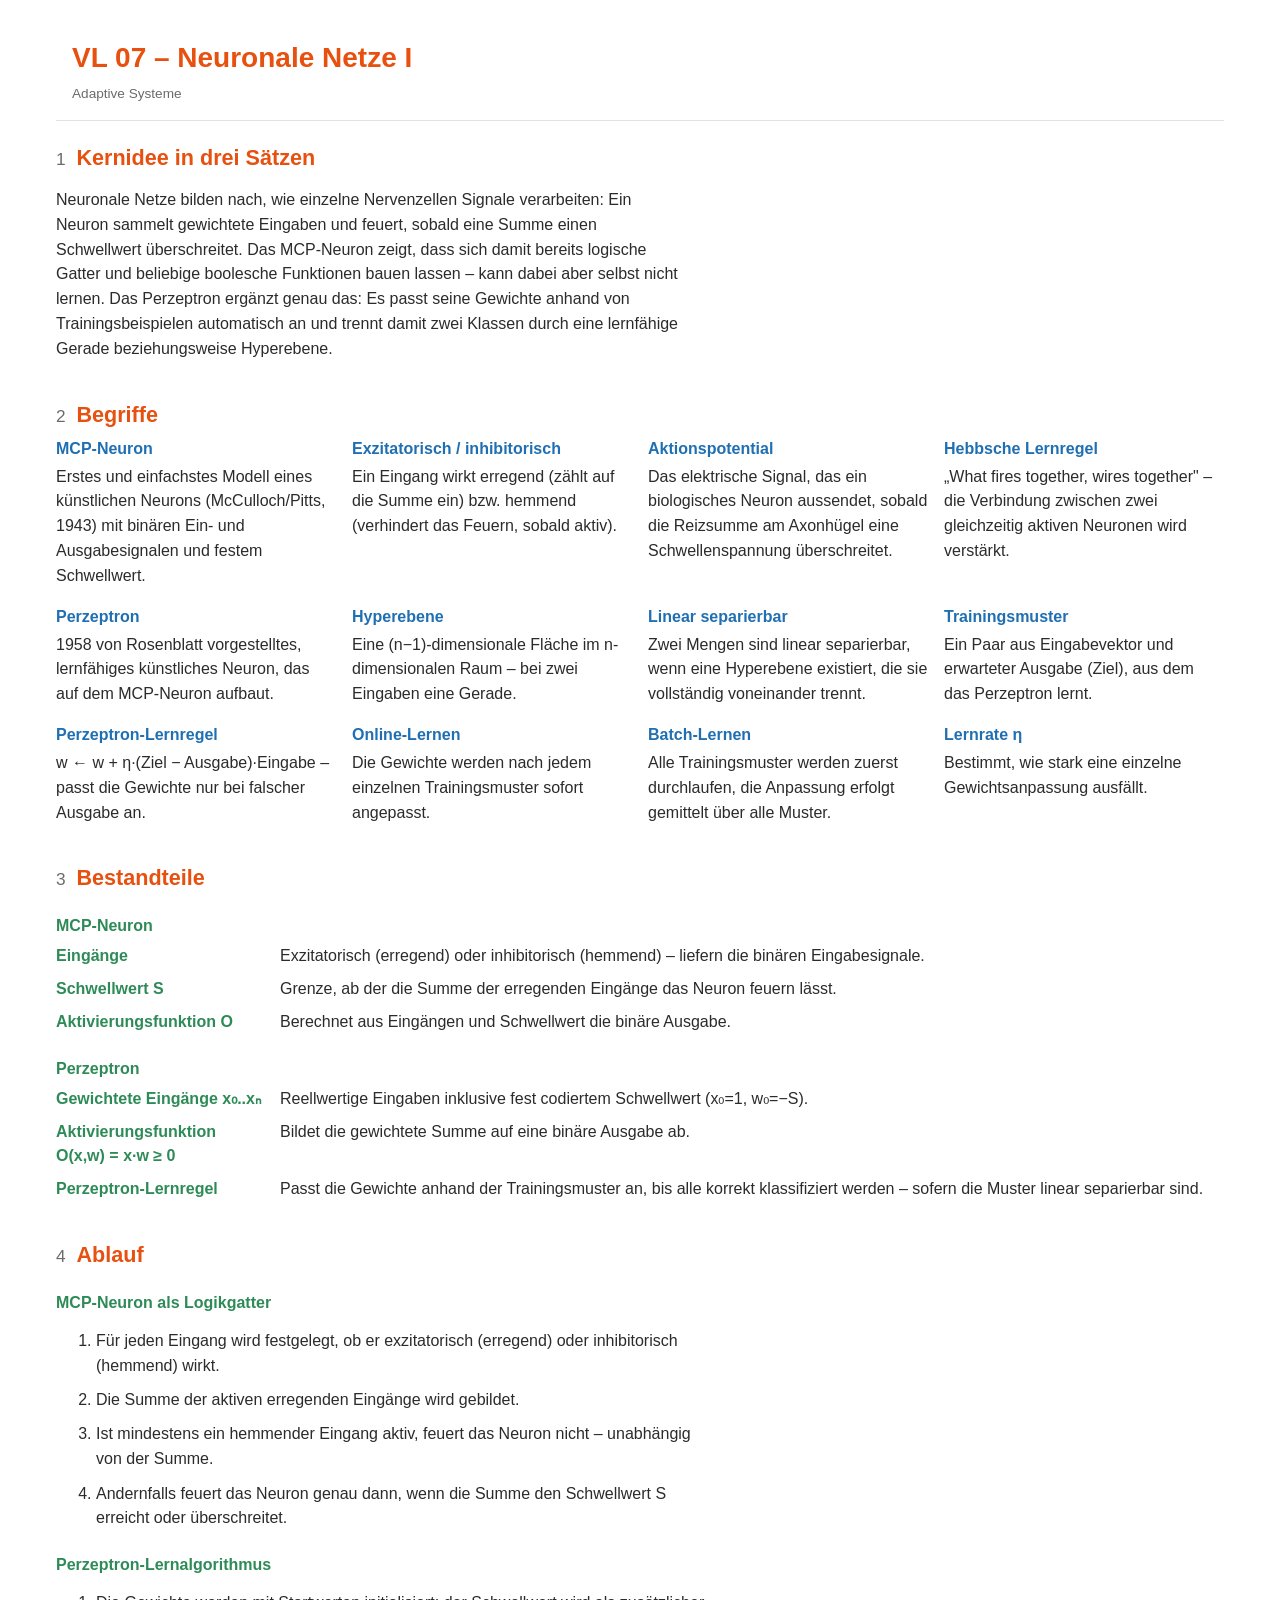
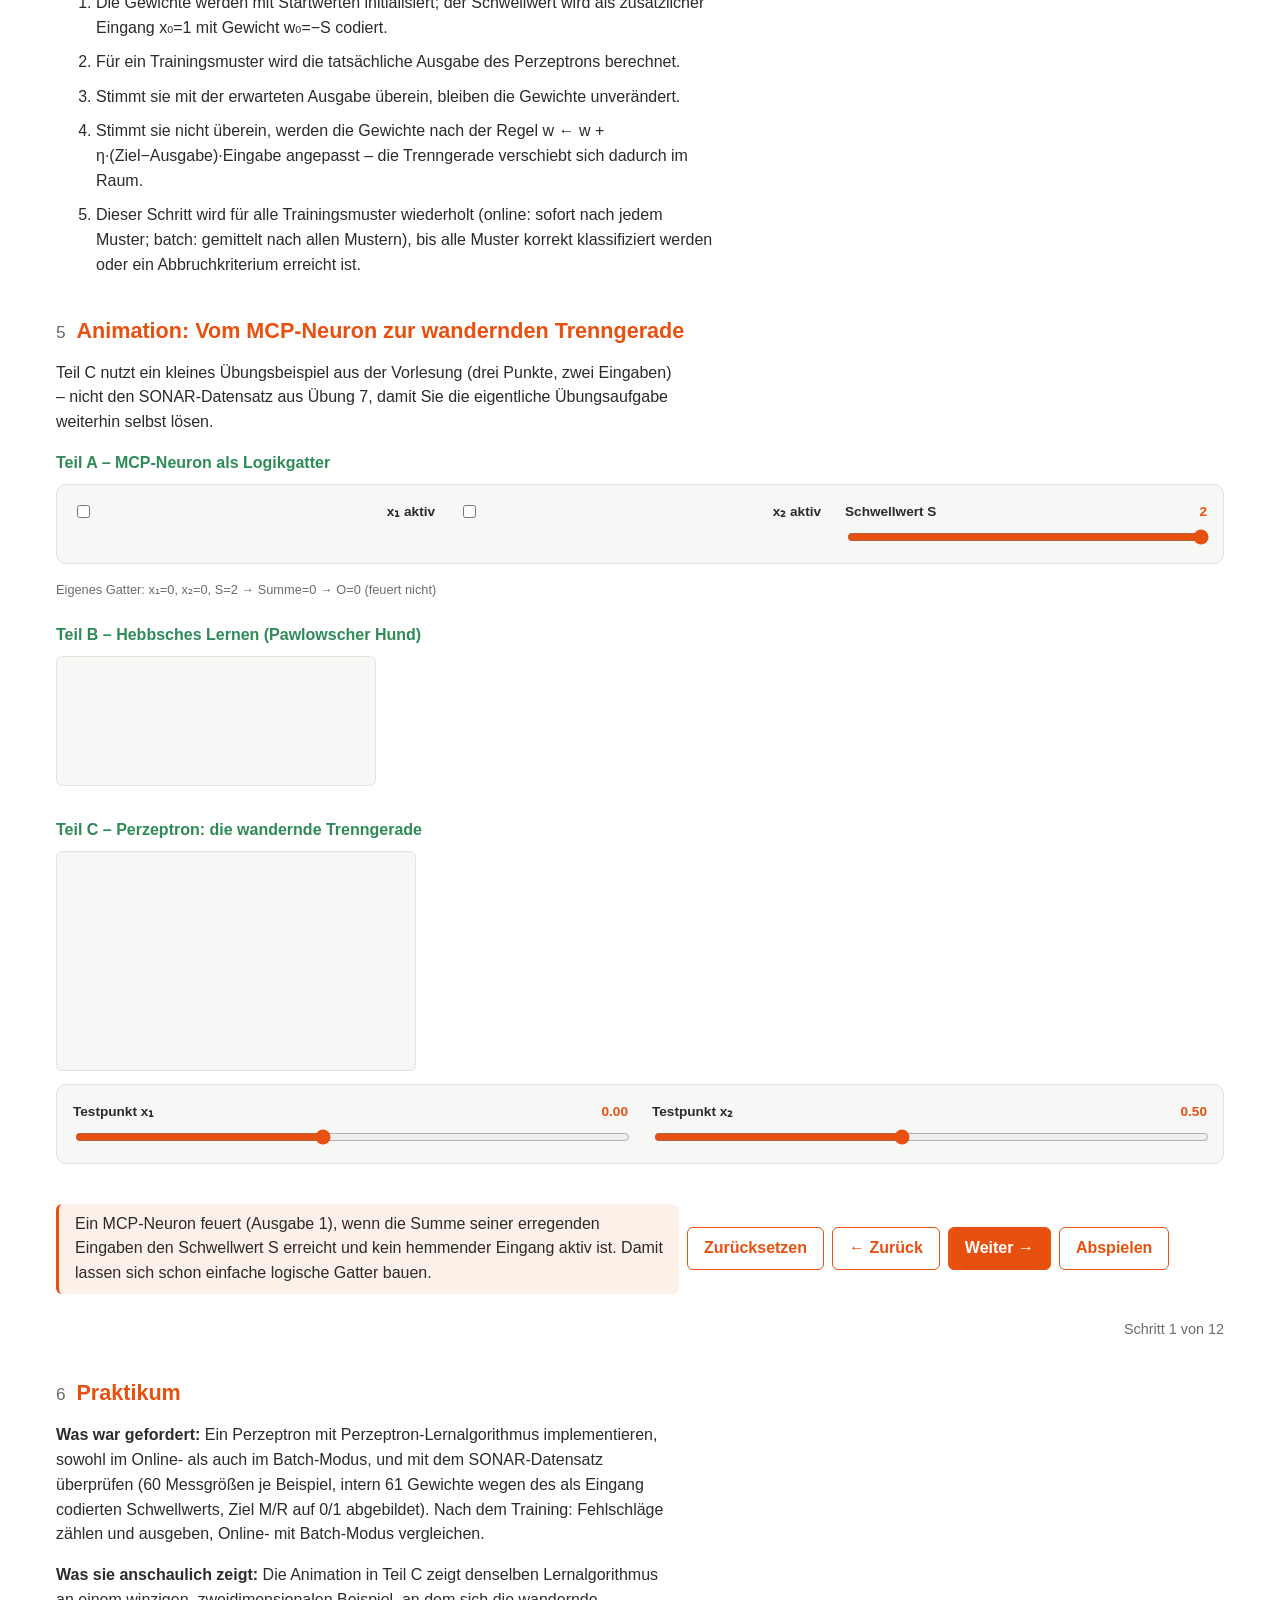
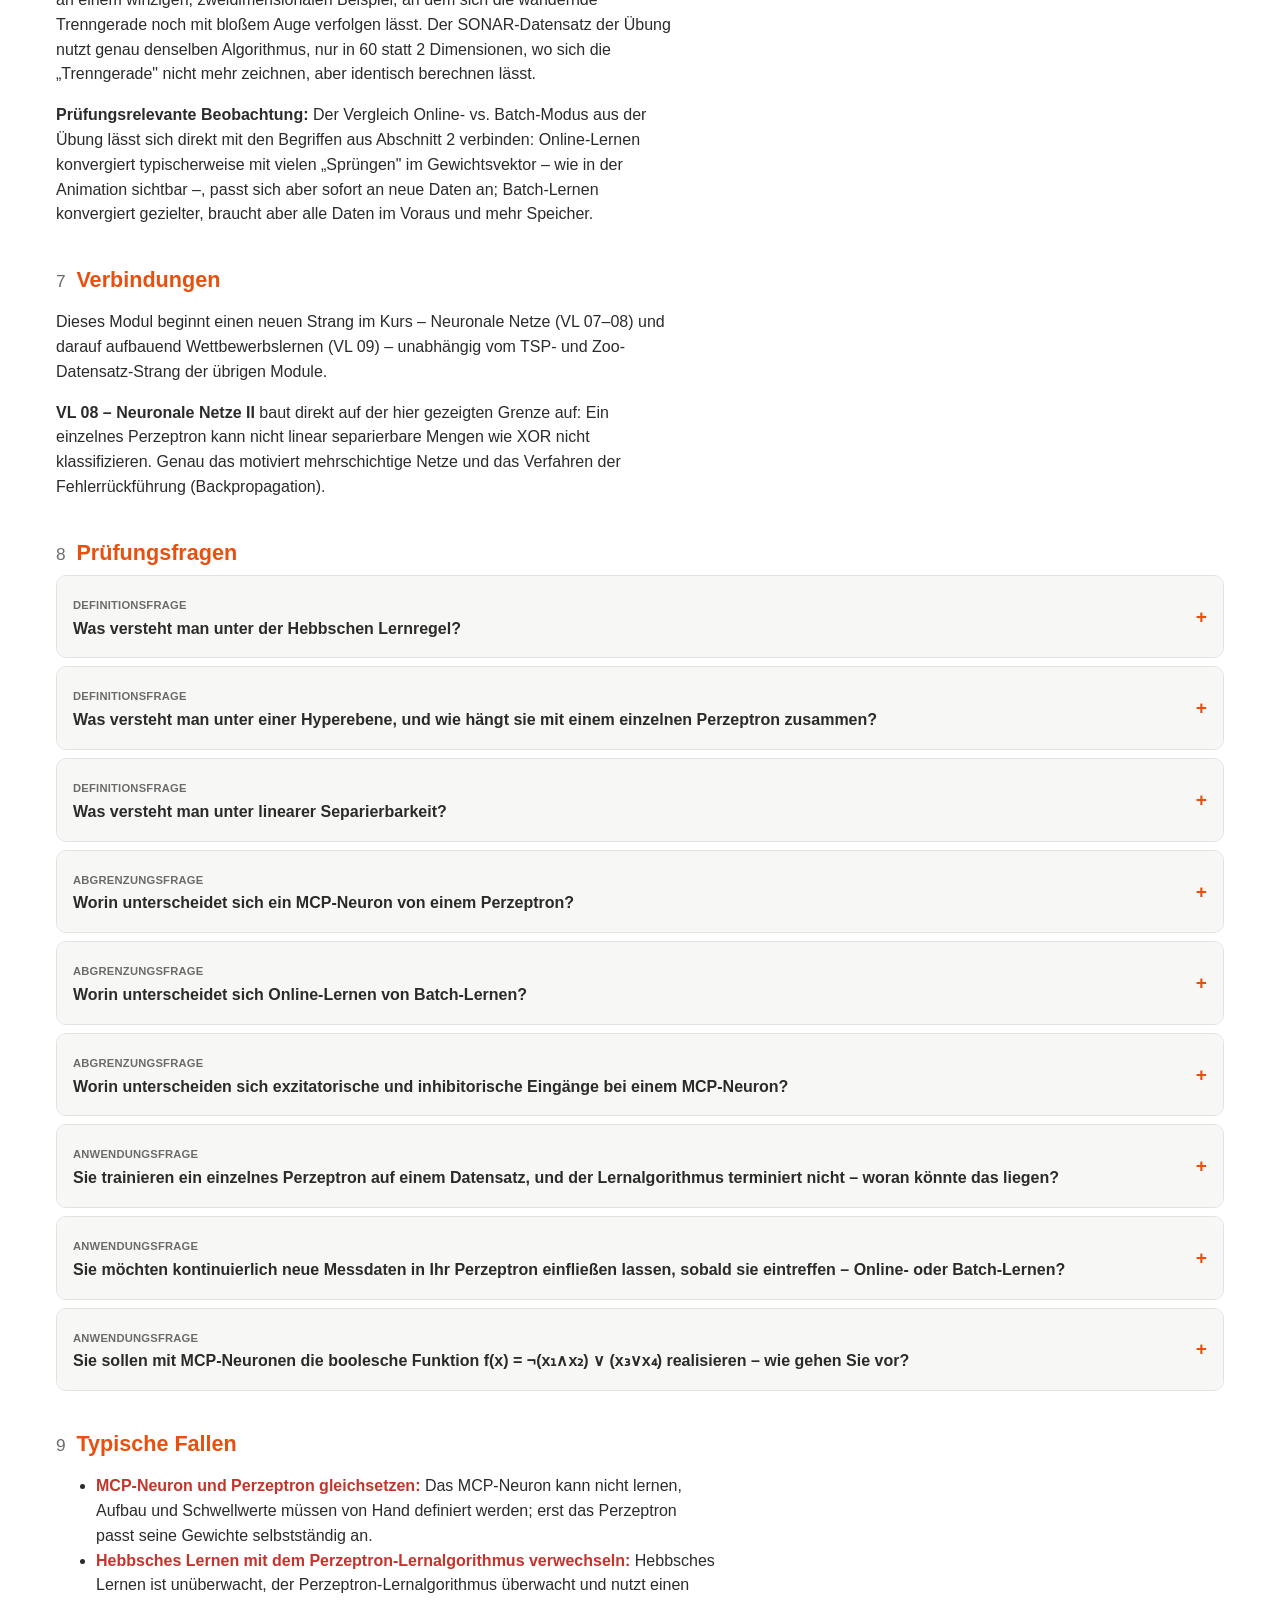
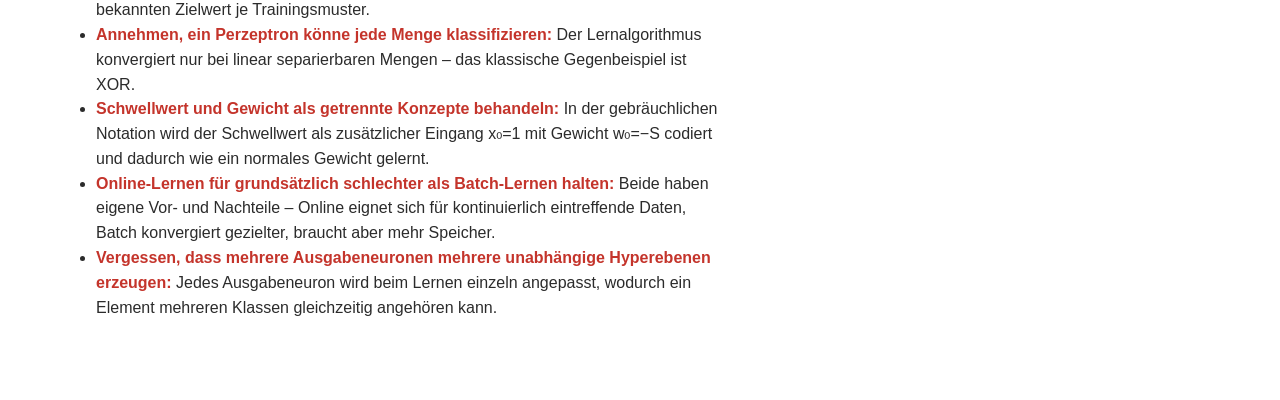
<file: lectures/vl07-neuronale-netze-i.html>
<!doctype html>
<html lang="de">
<head>
  <meta charset="utf-8">
  <meta name="viewport" content="width=device-width, initial-scale=1">
  <title>VL 07 – Neuronale Netze I · Adaptive Systeme</title>
  <link rel="stylesheet" href="../assets/theme.css">
  <style>
    /* Modulspezifisches Layout - nutzt ausschließlich var(--as-*) aus theme.css. */
    .modul-wrapper { max-width: 1200px; margin: 0 auto; padding: var(--as-abstand-l) var(--as-abstand-m) var(--as-abstand-xl); }
    .modul-kopf { display: flex; flex-wrap: wrap; align-items: center; justify-content: space-between; gap: var(--as-abstand-s); padding: var(--as-abstand-m); border-bottom: 1px solid var(--as-rahmen); margin-bottom: var(--as-abstand-l); }
    .modul-kopf__meta { color: var(--as-text-gedaempft); font-size: 0.85rem; margin: 0.2em 0 0; }
    .quelle-link { font-size: 0.8rem; color: var(--as-text-gedaempft); }
    section { margin-bottom: var(--as-abstand-xl); }
    section h2 { display: flex; align-items: baseline; gap: 0.5em; }
    section h2 .modul-nr { color: var(--as-text-gedaempft); font-size: 0.8em; font-weight: 400; }
    section h3 { color: var(--as-ablauf); font-size: 1rem; margin-top: var(--as-abstand-l); }
    .begriffe-liste { display: grid; grid-template-columns: repeat(auto-fill, minmax(240px, 1fr)); gap: var(--as-abstand-m); padding: 0; margin: 0; }
    .begriffe-liste dt { font-weight: 600; color: var(--as-begriff); }
    .begriffe-liste dd { margin: 0.2em 0 0; }
    .bestandteile-liste { display: grid; gap: var(--as-abstand-s); margin: 0 0 var(--as-abstand-m); }
    .bestandteil { display: grid; grid-template-columns: 13rem 1fr; gap: var(--as-abstand-m); align-items: start; }
    .bestandteil dt { font-weight: 600; color: var(--as-ablauf); }
    .bestandteil dd { margin: 0; }
    @media (max-width: 520px) { .bestandteil { grid-template-columns: 1fr; } }
    ol.ablauf-liste li { margin-bottom: 0.6em; }

    /* ---------- Animation ---------- */
    .ea-teil { margin-bottom: var(--as-abstand-l); }
    .ea-teil__titel { font-weight: 600; color: var(--as-ablauf); margin-bottom: var(--as-abstand-s); }

    .gatter-row { display: flex; flex-wrap: wrap; gap: var(--as-abstand-m); }
    .gatter-karte { flex: 0 0 190px; }
    .gatter-karte[data-versteckt="true"] { display: none; }
    .gatter-karte__titel { font-weight: 600; font-size: 0.85rem; margin-bottom: 0.2em; }
    table.gatter-tabelle { border-collapse: collapse; font-size: 0.78rem; width: 100%; }
    table.gatter-tabelle th, table.gatter-tabelle td { border: 1px solid var(--as-rahmen); padding: 0.25em 0.45em; text-align: center; }
    table.gatter-tabelle th { background: var(--as-flaeche-erhoeht); }

    .hebb-svg { width: 100%; max-width: 320px; height: 130px; background: var(--as-flaeche-erhoeht); border: 1px solid var(--as-rahmen); border-radius: var(--as-radius-s); }
    .hebb-knoten { fill: var(--as-flaeche); stroke: var(--as-begriff); stroke-width: 1.4; }
    .hebb-text { font-size: 8px; text-anchor: middle; fill: var(--as-text); }

    .prz-svg { width: 100%; max-width: 360px; height: 220px; background: var(--as-flaeche-erhoeht); border: 1px solid var(--as-rahmen); border-radius: var(--as-radius-s); }
    .prz-achse { stroke: var(--as-rahmen); stroke-width: 1; }
    .prz-punkt-0 { fill: var(--as-achtung); }
    .prz-punkt-1 { fill: var(--as-begriff); }
    .prz-linie { stroke: var(--as-akzent); stroke-width: 1.8; }
    .prz-testpunkt { fill: none; stroke: var(--as-ablauf); stroke-width: 2; }
    .prz-text { font-size: 7px; fill: var(--as-text-gedaempft); }
    .prz-legende { font-size: 0.8rem; color: var(--as-text-gedaempft); margin: 0.4em 0 0; }
  </style>
</head>
<body>
  <div class="modul-wrapper">
    <header class="modul-kopf">
      <div>
        <h1>VL 07 – Neuronale Netze I</h1>
        <p class="modul-kopf__meta">Adaptive Systeme</p>
      </div>
    </header>

    <section id="kernidee">
      <h2><span class="modul-nr">1</span> Kernidee in drei Sätzen</h2>
      <p>
        Neuronale Netze bilden nach, wie einzelne Nervenzellen Signale verarbeiten: Ein
        Neuron sammelt gewichtete Eingaben und feuert, sobald eine Summe einen
        Schwellwert überschreitet. Das MCP-Neuron zeigt, dass sich damit bereits
        logische Gatter und beliebige boolesche Funktionen bauen lassen – kann dabei
        aber selbst nicht lernen. Das Perzeptron ergänzt genau das: Es passt seine
        Gewichte anhand von Trainingsbeispielen automatisch an und trennt damit zwei
        Klassen durch eine lernfähige Gerade beziehungsweise Hyperebene.
      </p>
    </section>

    <section id="begriffe">
      <h2><span class="modul-nr">2</span> Begriffe</h2>
      <dl class="begriffe-liste">
        <div><dt>MCP-Neuron</dt><dd>Erstes und einfachstes Modell eines künstlichen Neurons (McCulloch/Pitts, 1943) mit binären Ein- und Ausgabesignalen und festem Schwellwert.</dd></div>
        <div><dt>Exzitatorisch / inhibitorisch</dt><dd>Ein Eingang wirkt erregend (zählt auf die Summe ein) bzw. hemmend (verhindert das Feuern, sobald aktiv).</dd></div>
        <div><dt>Aktionspotential</dt><dd>Das elektrische Signal, das ein biologisches Neuron aussendet, sobald die Reizsumme am Axonhügel eine Schwellenspannung überschreitet.</dd></div>
        <div><dt>Hebbsche Lernregel</dt><dd>„What fires together, wires together" – die Verbindung zwischen zwei gleichzeitig aktiven Neuronen wird verstärkt.</dd></div>
        <div><dt>Perzeptron</dt><dd>1958 von Rosenblatt vorgestelltes, lernfähiges künstliches Neuron, das auf dem MCP-Neuron aufbaut.</dd></div>
        <div><dt>Hyperebene</dt><dd>Eine (n−1)-dimensionale Fläche im n-dimensionalen Raum – bei zwei Eingaben eine Gerade.</dd></div>
        <div><dt>Linear separierbar</dt><dd>Zwei Mengen sind linear separierbar, wenn eine Hyperebene existiert, die sie vollständig voneinander trennt.</dd></div>
        <div><dt>Trainingsmuster</dt><dd>Ein Paar aus Eingabevektor und erwarteter Ausgabe (Ziel), aus dem das Perzeptron lernt.</dd></div>
        <div><dt>Perzeptron-Lernregel</dt><dd>w ← w + η·(Ziel − Ausgabe)·Eingabe – passt die Gewichte nur bei falscher Ausgabe an.</dd></div>
        <div><dt>Online-Lernen</dt><dd>Die Gewichte werden nach jedem einzelnen Trainingsmuster sofort angepasst.</dd></div>
        <div><dt>Batch-Lernen</dt><dd>Alle Trainingsmuster werden zuerst durchlaufen, die Anpassung erfolgt gemittelt über alle Muster.</dd></div>
        <div><dt>Lernrate η</dt><dd>Bestimmt, wie stark eine einzelne Gewichtsanpassung ausfällt.</dd></div>
      </dl>
    </section>

    <section id="bestandteile">
      <h2><span class="modul-nr">3</span> Bestandteile</h2>

      <h3>MCP-Neuron</h3>
      <dl class="bestandteile-liste">
        <div class="bestandteil"><dt>Eingänge</dt><dd>Exzitatorisch (erregend) oder inhibitorisch (hemmend) – liefern die binären Eingabesignale.</dd></div>
        <div class="bestandteil"><dt>Schwellwert S</dt><dd>Grenze, ab der die Summe der erregenden Eingänge das Neuron feuern lässt.</dd></div>
        <div class="bestandteil"><dt>Aktivierungsfunktion O</dt><dd>Berechnet aus Eingängen und Schwellwert die binäre Ausgabe.</dd></div>
      </dl>

      <h3>Perzeptron</h3>
      <dl class="bestandteile-liste">
        <div class="bestandteil"><dt>Gewichtete Eingänge x₀..xₙ</dt><dd>Reellwertige Eingaben inklusive fest codiertem Schwellwert (x₀=1, w₀=−S).</dd></div>
        <div class="bestandteil"><dt>Aktivierungsfunktion O(x,w) = x·w ≥ 0</dt><dd>Bildet die gewichtete Summe auf eine binäre Ausgabe ab.</dd></div>
        <div class="bestandteil"><dt>Perzeptron-Lernregel</dt><dd>Passt die Gewichte anhand der Trainingsmuster an, bis alle korrekt klassifiziert werden – sofern die Muster linear separierbar sind.</dd></div>
      </dl>
    </section>

    <section id="ablauf">
      <h2><span class="modul-nr">4</span> Ablauf</h2>

      <h3>MCP-Neuron als Logikgatter</h3>
      <ol class="ablauf-liste">
        <li>Für jeden Eingang wird festgelegt, ob er exzitatorisch (erregend) oder inhibitorisch (hemmend) wirkt.</li>
        <li>Die Summe der aktiven erregenden Eingänge wird gebildet.</li>
        <li>Ist mindestens ein hemmender Eingang aktiv, feuert das Neuron nicht – unabhängig von der Summe.</li>
        <li>Andernfalls feuert das Neuron genau dann, wenn die Summe den Schwellwert S erreicht oder überschreitet.</li>
      </ol>

      <h3>Perzeptron-Lernalgorithmus</h3>
      <ol class="ablauf-liste">
        <li>Die Gewichte werden mit Startwerten initialisiert; der Schwellwert wird als zusätzlicher Eingang x₀=1 mit Gewicht w₀=−S codiert.</li>
        <li>Für ein Trainingsmuster wird die tatsächliche Ausgabe des Perzeptrons berechnet.</li>
        <li>Stimmt sie mit der erwarteten Ausgabe überein, bleiben die Gewichte unverändert.</li>
        <li>Stimmt sie nicht überein, werden die Gewichte nach der Regel w ← w + η·(Ziel−Ausgabe)·Eingabe angepasst – die Trenngerade verschiebt sich dadurch im Raum.</li>
        <li>Dieser Schritt wird für alle Trainingsmuster wiederholt (online: sofort nach jedem Muster; batch: gemittelt nach allen Mustern), bis alle Muster korrekt klassifiziert werden oder ein Abbruchkriterium erreicht ist.</li>
      </ol>
    </section>

    <section id="animation">
      <h2><span class="modul-nr">5</span> Animation: Vom MCP-Neuron zur wandernden Trenngerade</h2>
      <p>
        Teil C nutzt ein kleines Übungsbeispiel aus der Vorlesung (drei Punkte, zwei
        Eingaben) – nicht den SONAR-Datensatz aus Übung 7, damit Sie die eigentliche
        Übungsaufgabe weiterhin selbst lösen.
      </p>

      <div class="ea-teil" id="teil-mcp">
        <div class="ea-teil__titel">Teil A – MCP-Neuron als Logikgatter</div>
        <div class="gatter-row" id="gatter-row"></div>
        <div class="as-regler-gruppe">
          <div class="as-regler">
            <label><input type="checkbox" id="mcp-x1"> x₁ aktiv</label>
          </div>
          <div class="as-regler">
            <label><input type="checkbox" id="mcp-x2"> x₂ aktiv</label>
          </div>
          <div class="as-regler">
            <label for="mcp-s-regler">Schwellwert S <output id="mcp-s-wert">2</output></label>
            <input type="range" id="mcp-s-regler" min="0" max="2" step="1" value="2">
          </div>
        </div>
        <p class="prz-legende" id="mcp-eigenes-ergebnis"></p>
      </div>

      <div class="ea-teil" id="teil-hebb">
        <div class="ea-teil__titel">Teil B – Hebbsches Lernen (Pawlowscher Hund)</div>
        <svg class="hebb-svg" id="hebb-svg" viewBox="0 0 200 100"></svg>
      </div>

      <div class="ea-teil" id="teil-perzeptron">
        <div class="ea-teil__titel">Teil C – Perzeptron: die wandernde Trenngerade</div>
        <svg class="prz-svg" id="prz-svg" viewBox="0 0 200 130"></svg>
        <p class="prz-legende" id="prz-gewichte"></p>
        <div class="as-regler-gruppe">
          <div class="as-regler">
            <label for="prz-x1-regler">Testpunkt x₁ <output id="prz-x1-wert">0.00</output></label>
            <input type="range" id="prz-x1-regler" min="-1.2" max="1.5" step="0.1" value="0">
          </div>
          <div class="as-regler">
            <label for="prz-x2-regler">Testpunkt x₂ <output id="prz-x2-wert">0.50</output></label>
            <input type="range" id="prz-x2-regler" min="-0.3" max="1.5" step="0.1" value="0.5">
          </div>
        </div>
        <p class="prz-legende" id="prz-testpunkt-ergebnis"></p>
      </div>

      <div class="as-step-controller">
        <p class="as-step-text" id="ea-step-text" aria-live="polite"></p>
        <button class="as-button as-button--sekundaer" type="button" data-action="reset">Zurücksetzen</button>
        <button class="as-button as-button--sekundaer" type="button" data-action="prev">← Zurück</button>
        <button class="as-button" type="button" data-action="next">Weiter →</button>
        <button class="as-button as-button--sekundaer" type="button" data-action="play">Abspielen</button>
        <span class="as-step-zaehler" id="ea-zaehler"></span>
      </div>
    </section>

    <section id="praktikum">
      <h2><span class="modul-nr">6</span> Praktikum</h2>
      <p>
        <strong>Was war gefordert:</strong> Ein Perzeptron mit Perzeptron-Lernalgorithmus
        implementieren, sowohl im Online- als auch im Batch-Modus, und mit dem
        SONAR-Datensatz überprüfen (60 Messgrößen je Beispiel, intern 61 Gewichte wegen
        des als Eingang codierten Schwellwerts, Ziel M/R auf 0/1 abgebildet). Nach dem
        Training: Fehlschläge zählen und ausgeben, Online- mit Batch-Modus vergleichen.
      </p>
      <p>
        <strong>Was sie anschaulich zeigt:</strong> Die Animation in Teil C zeigt
        denselben Lernalgorithmus an einem winzigen, zweidimensionalen Beispiel, an dem
        sich die wandernde Trenngerade noch mit bloßem Auge verfolgen lässt. Der
        SONAR-Datensatz der Übung nutzt genau denselben Algorithmus, nur in 60 statt 2
        Dimensionen, wo sich die „Trenngerade" nicht mehr zeichnen, aber identisch
        berechnen lässt.
      </p>
      <p>
        <strong>Prüfungsrelevante Beobachtung:</strong> Der Vergleich Online- vs.
        Batch-Modus aus der Übung lässt sich direkt mit den Begriffen aus Abschnitt 2
        verbinden: Online-Lernen konvergiert typischerweise mit vielen „Sprüngen" im
        Gewichtsvektor – wie in der Animation sichtbar –, passt sich aber sofort an neue
        Daten an; Batch-Lernen konvergiert gezielter, braucht aber alle Daten im Voraus
        und mehr Speicher.
      </p>
    </section>

    <section id="verbindungen">
      <h2><span class="modul-nr">7</span> Verbindungen</h2>
      <p>
        Dieses Modul beginnt einen neuen Strang im Kurs – Neuronale Netze (VL 07–08) und
        darauf aufbauend Wettbewerbslernen (VL 09) – unabhängig vom TSP- und
        Zoo-Datensatz-Strang der übrigen Module.
      </p>
      <p>
        <strong>VL 08 – Neuronale Netze II</strong> baut direkt auf der hier gezeigten
        Grenze auf: Ein einzelnes Perzeptron kann nicht linear separierbare Mengen wie
        XOR nicht klassifizieren. Genau das motiviert mehrschichtige Netze und das
        Verfahren der Fehlerrückführung (Backpropagation).
      </p>
    </section>

    <section id="pruefungsfragen">
      <h2><span class="modul-nr">8</span> Prüfungsfragen</h2>
      <div id="quiz-container">

        <div class="as-quiz-item">
          <button class="as-quiz-frage" type="button">
            <span><span class="as-quiz-typ">Definitionsfrage</span><br>Was versteht man unter der Hebbschen Lernregel?</span>
          </button>
          <div class="as-quiz-antwort">
            <p>Die Hebbsche Lernregel besagt, dass sich die Verbindung zwischen zwei
            Neuronen verstärkt, wenn beide gleichzeitig aktiv sind – zusammengefasst als
            „what fires together, wires together". Formal wird das Gewicht einer
            Verbindung um Δw = η·oᵢ·oⱼ erhöht, wobei oᵢ und oⱼ die Aktivität der beiden
            verbundenen Neuronen sind. Es handelt sich um unüberwachtes Lernen, da kein
            Zielwert vorgegeben wird, sondern nur die gleichzeitige Aktivierung zählt –
            das klassische Beispiel ist die Konditionierung des Pawlowschen Hundes.</p>
          </div>
        </div>

        <div class="as-quiz-item">
          <button class="as-quiz-frage" type="button">
            <span><span class="as-quiz-typ">Definitionsfrage</span><br>Was versteht man unter einer Hyperebene, und wie hängt sie mit einem einzelnen Perzeptron zusammen?</span>
          </button>
          <div class="as-quiz-antwort">
            <p>Eine Hyperebene ist eine (n−1)-dimensionale Fläche im n-dimensionalen
            Raum – bei einer Eingabe ein Punkt, bei zwei Eingaben eine Gerade, bei drei
            Eingaben eine Ebene. Ein einzelnes Perzeptron berechnet mit seinem
            Gewichtsvektor genau eine solche Hyperebene und teilt den Eingaberaum
            dadurch linear in zwei Klassen. Für welche Eingaben das Perzeptron feuert,
            hängt davon ab, auf welcher Seite dieser Hyperebene ein Punkt liegt.</p>
          </div>
        </div>

        <div class="as-quiz-item">
          <button class="as-quiz-frage" type="button">
            <span><span class="as-quiz-typ">Definitionsfrage</span><br>Was versteht man unter linearer Separierbarkeit?</span>
          </button>
          <div class="as-quiz-antwort">
            <p>Zwei Mengen heißen linear separierbar, wenn eine Hyperebene existiert, die
            sie vollständig voneinander trennt – jeder Punkt der einen Menge liegt auf
            der einen, jeder Punkt der anderen Menge auf der anderen Seite. Das ist die
            zentrale Voraussetzung dafür, dass der Perzeptron-Lernalgorithmus
            konvergiert: Nur wenn eine solche trennende Hyperebene existiert, kann das
            Perzeptron sie durch wiederholte Gewichtsanpassung überhaupt finden.</p>
          </div>
        </div>

        <div class="as-quiz-item">
          <button class="as-quiz-frage" type="button">
            <span><span class="as-quiz-typ">Abgrenzungsfrage</span><br>Worin unterscheidet sich ein MCP-Neuron von einem Perzeptron?</span>
          </button>
          <div class="as-quiz-antwort">
            <p>Ein MCP-Neuron hat binäre Ein- und Ausgabesignale, einen fest vorgegebenen
            Schwellwert und kann nicht lernen – Aufbau und Schwellwerte müssen von Hand
            festgelegt werden. Ein Perzeptron akzeptiert dagegen reellwertige,
            gewichtete Eingaben und passt seine Gewichte über die Perzeptron-Lernregel
            selbstständig anhand von Trainingsbeispielen an. Das Perzeptron baut auf dem
            MCP-Neuron auf, ist aber durch diese Lernfähigkeit deutlich mächtiger, bei
            gleichzeitig einfacherer Struktur als ein MCP-Netz mit Hebbscher Lernregel.</p>
          </div>
        </div>

        <div class="as-quiz-item">
          <button class="as-quiz-frage" type="button">
            <span><span class="as-quiz-typ">Abgrenzungsfrage</span><br>Worin unterscheidet sich Online-Lernen von Batch-Lernen?</span>
          </button>
          <div class="as-quiz-antwort">
            <p>Beim Online-Lernen wird der Gewichtsvektor direkt nach jedem einzelnen
            Trainingsmuster angepasst, was eine kontinuierliche Anpassung an neue Daten
            erlaubt, aber zu vielen „Sprüngen" im Gewichtsvektor und einem verlängerten
            Lernprozess führen kann. Beim Batch-Lernen werden zunächst alle
            Trainingsmuster durchlaufen und die Korrekturen gemittelt, bevor die
            Gewichte einmal angepasst werden – das konvergiert gezielter, benötigt aber
            alle Daten im Voraus und mehr Speicher. Ein Kompromiss ist das Minibatch-
            Lernen, bei dem nur ein Teil der Daten zusammengefasst wird.</p>
          </div>
        </div>

        <div class="as-quiz-item">
          <button class="as-quiz-frage" type="button">
            <span><span class="as-quiz-typ">Abgrenzungsfrage</span><br>Worin unterscheiden sich exzitatorische und inhibitorische Eingänge bei einem MCP-Neuron?</span>
          </button>
          <div class="as-quiz-antwort">
            <p>Exzitatorische Eingänge zählen auf die Summe ein, die mit dem Schwellwert
            verglichen wird – sie wirken erregend. Inhibitorische Eingänge wirken
            hemmend: Sobald auch nur einer von ihnen aktiv ist, feuert das Neuron nicht,
            unabhängig davon, wie hoch die Summe der erregenden Eingänge ist. Diese
            Unterscheidung erlaubt es, mit MCP-Neuronen zum Beispiel ein NICHT-Gatter zu
            bauen, bei dem ein einzelner inhibitorischer Eingang die Ausgabe invertiert.</p>
          </div>
        </div>

        <div class="as-quiz-item">
          <button class="as-quiz-frage" type="button">
            <span><span class="as-quiz-typ">Anwendungsfrage</span><br>Sie trainieren ein einzelnes Perzeptron auf einem Datensatz, und der Lernalgorithmus terminiert nicht – woran könnte das liegen?</span>
          </button>
          <div class="as-quiz-antwort">
            <p>Der Perzeptron-Lernalgorithmus konvergiert nachweislich nur, wenn die
            Trainingsmenge linear separierbar ist. Terminiert er nicht, ist die
            wahrscheinlichste Ursache, dass keine Hyperebene existiert, die die beiden
            Klassen vollständig trennt – das klassische Beispiel dafür ist die
            Exklusiv-Oder-Funktion. In diesem Fall würde ich entweder die Daten
            transformieren, sodass sie linear separierbar werden, oder auf ein
            mehrschichtiges Netz mit nichtlinearer Klassifikationsfähigkeit wechseln.</p>
          </div>
        </div>

        <div class="as-quiz-item">
          <button class="as-quiz-frage" type="button">
            <span><span class="as-quiz-typ">Anwendungsfrage</span><br>Sie möchten kontinuierlich neue Messdaten in Ihr Perzeptron einfließen lassen, sobald sie eintreffen – Online- oder Batch-Lernen?</span>
          </button>
          <div class="as-quiz-antwort">
            <p>Für diesen Fall eignet sich Online-Lernen deutlich besser, da es genau
            dafür gedacht ist: Nach jedem neuen Trainingsmuster werden die Gewichte
            sofort angepasst, ohne dass alle Daten im Voraus bekannt sein müssen.
            Batch-Lernen würde dagegen erfordern, entweder auf eine vollständige neue
            Datenmenge zu warten oder ständig mit dem gesamten bisherigen Datensatz neu
            zu rechnen, was für kontinuierlich eintreffende Daten unpraktikabel ist.</p>
          </div>
        </div>

        <div class="as-quiz-item">
          <button class="as-quiz-frage" type="button">
            <span><span class="as-quiz-typ">Anwendungsfrage</span><br>Sie sollen mit MCP-Neuronen die boolesche Funktion f(x) = ¬(x₁∧x₂) ∨ (x₃∨x₄) realisieren – wie gehen Sie vor?</span>
          </button>
          <div class="as-quiz-antwort">
            <p>Ich würde die Funktion in ihre logischen Grundoperationen zerlegen und
            für jede ein MCP-Neuron bauen: ein UND-Gatter mit Schwellwert 2 für x₁∧x₂,
            ein NICHT-Gatter mit Schwellwert 0 und inhibitorischem Eingang für die
            Negation, ein ODER-Gatter mit Schwellwert 1 für x₃∨x₄, und ein letztes
            ODER-Gatter, das die Ausgaben des NICHT-Gatters und des zweiten
            ODER-Gatters zusammenführt. Die Ausgabe eines Neurons dient dabei jeweils
            als Eingabe des nächsten – genau wie im entsprechenden Beispiel der
            Vorlesung.</p>
          </div>
        </div>

      </div>
    </section>

    <section id="typische-fallen">
      <h2><span class="modul-nr">9</span> Typische Fallen</h2>
      <ul>
        <li><span class="as-achtung">MCP-Neuron und Perzeptron gleichsetzen:</span> Das
        MCP-Neuron kann nicht lernen, Aufbau und Schwellwerte müssen von Hand definiert
        werden; erst das Perzeptron passt seine Gewichte selbstständig an.</li>
        <li><span class="as-achtung">Hebbsches Lernen mit dem Perzeptron-Lernalgorithmus
        verwechseln:</span> Hebbsches Lernen ist unüberwacht, der
        Perzeptron-Lernalgorithmus überwacht und nutzt einen bekannten Zielwert je
        Trainingsmuster.</li>
        <li><span class="as-achtung">Annehmen, ein Perzeptron könne jede Menge
        klassifizieren:</span> Der Lernalgorithmus konvergiert nur bei linear
        separierbaren Mengen – das klassische Gegenbeispiel ist XOR.</li>
        <li><span class="as-achtung">Schwellwert und Gewicht als getrennte Konzepte
        behandeln:</span> In der gebräuchlichen Notation wird der Schwellwert als
        zusätzlicher Eingang x₀=1 mit Gewicht w₀=−S codiert und dadurch wie ein
        normales Gewicht gelernt.</li>
        <li><span class="as-achtung">Online-Lernen für grundsätzlich schlechter als
        Batch-Lernen halten:</span> Beide haben eigene Vor- und Nachteile – Online
        eignet sich für kontinuierlich eintreffende Daten, Batch konvergiert gezielter,
        braucht aber mehr Speicher.</li>
        <li><span class="as-achtung">Vergessen, dass mehrere Ausgabeneuronen mehrere
        unabhängige Hyperebenen erzeugen:</span> Jedes Ausgabeneuron wird beim Lernen
        einzeln angepasst, wodurch ein Element mehreren Klassen gleichzeitig angehören
        kann.</li>
      </ul>
    </section>
  </div>

  <script src="../assets/module.js"></script>
  <script>
    (function () {
      "use strict";

      var NS = "http://www.w3.org/2000/svg";
      function svgEl(tag, attrs) {
        var el = document.createElementNS(NS, tag);
        for (var k in attrs) el.setAttribute(k, attrs[k]);
        return el;
      }

      // ---------- Teil A: MCP-Neuron als Logikgatter ----------

      function mcp(inputs, exzIdx, inhIdx, S) {
        var summe = exzIdx.reduce(function (s, i) { return s + inputs[i]; }, 0);
        var gehemmt = inhIdx.some(function (i) { return inputs[i] === 1; });
        return gehemmt ? 0 : (summe >= S ? 1 : 0);
      }

      var GATTER = [
        { id: "and", titel: "UND (S=2)", eingaben: 2, exz: [0, 1], inh: [], S: 2 },
        { id: "or", titel: "ODER (S=1)", eingaben: 2, exz: [0, 1], inh: [], S: 1 },
        { id: "not", titel: "NICHT (S=0)", eingaben: 1, exz: [], inh: [0], S: 0 }
      ];

      function buildGatterRow() {
        var row = document.getElementById("gatter-row");
        GATTER.forEach(function (g) {
          var karte = document.createElement("div");
          karte.className = "gatter-karte";
          karte.dataset.versteckt = "true";
          karte.id = "gatter-" + g.id;

          var titel = document.createElement("div");
          titel.className = "gatter-karte__titel";
          titel.textContent = g.titel;
          karte.appendChild(titel);

          var tabelle = document.createElement("table");
          tabelle.className = "gatter-tabelle";
          var kopf = document.createElement("tr");
          for (var i = 0; i < g.eingaben; i++) {
            var th = document.createElement("th"); th.textContent = "x" + (i + 1); kopf.appendChild(th);
          }
          var thO = document.createElement("th"); thO.textContent = "O"; kopf.appendChild(thO);
          tabelle.appendChild(kopf);

          var kombinationen = g.eingaben === 1 ? [[0], [1]] : [[0, 0], [1, 0], [0, 1], [1, 1]];
          kombinationen.forEach(function (kombi) {
            var row2 = document.createElement("tr");
            kombi.forEach(function (v) {
              var td = document.createElement("td"); td.textContent = v; row2.appendChild(td);
            });
            var tdO = document.createElement("td");
            tdO.textContent = mcp(kombi, g.exz, g.inh, g.S);
            row2.appendChild(tdO);
            tabelle.appendChild(row2);
          });

          karte.appendChild(tabelle);
          row.appendChild(karte);
        });
      }

      function setGatterSchritt(index) {
        GATTER.forEach(function (g, i) {
          document.getElementById("gatter-" + g.id).dataset.versteckt = i <= index ? "false" : "true";
        });
      }

      function renderEigenesGatter() {
        var x1 = document.getElementById("mcp-x1").checked ? 1 : 0;
        var x2 = document.getElementById("mcp-x2").checked ? 1 : 0;
        var s = Number(document.getElementById("mcp-s-regler").value);
        var o = mcp([x1, x2], [0, 1], [], s);
        document.getElementById("mcp-eigenes-ergebnis").textContent =
          "Eigenes Gatter: x₁=" + x1 + ", x₂=" + x2 + ", S=" + s + " → Summe=" + (x1 + x2) + " → O=" + o + (o === 1 ? " (feuert)" : " (feuert nicht)");
      }

      // ---------- Teil B: Hebbsches Lernen ----------

      function drawHebb(staerke) {
        var svg = document.getElementById("hebb-svg");
        while (svg.firstChild) svg.removeChild(svg.firstChild);
        if (staerke === null) return;
        var glocke = { x: 40, y: 25 }, essen = { x: 40, y: 75 }, speichel = { x: 150, y: 50 };

        svg.appendChild(svgEl("line", { x1: essen.x, y1: essen.y, x2: speichel.x, y2: speichel.y, stroke: "var(--as-begriff)", "stroke-width": 1.4 }));
        svg.appendChild(svgEl("line", { x1: glocke.x, y1: glocke.y, x2: speichel.x, y2: speichel.y, stroke: "var(--as-akzent)", "stroke-width": 0.6 + staerke * 3.5 }));

        [["Glocke", glocke], ["Essen", essen], ["Speichel", speichel]].forEach(function (paar) {
          svg.appendChild(svgEl("circle", { cx: paar[1].x, cy: paar[1].y, r: 20, class: "hebb-knoten" }));
          svg.appendChild(svgEl("text", { x: paar[1].x, y: paar[1].y + 3, class: "hebb-text" })).textContent = paar[0];
        });
      }

      // ---------- Teil C: Perzeptron ----------

      var PUNKTE = [
        { x1: 1, x2: 0.5, ziel: 0 },
        { x1: 0.5, x2: 0.5, ziel: 1 },
        { x1: -0.5, x2: 1, ziel: 1 }
      ];
      var GEWICHTSFOLGE = [[0, 0, 1], [-1, -1, 0.5], [0, -0.5, 1], [-1, -1.5, 0.5], [0, -1, 1]];

      var X_MIN = -1.2, X_MAX = 1.5, Y_MIN = -0.3, Y_MAX = 1.5;
      function xPx(x) { return 15 + (x - X_MIN) / (X_MAX - X_MIN) * 170; }
      function yPx(y) { return 115 - (y - Y_MIN) / (Y_MAX - Y_MIN) * 100; }

      function drawPerzeptron(index) {
        var svg = document.getElementById("prz-svg");
        while (svg.firstChild) svg.removeChild(svg.firstChild);
        if (index === null) {
          document.getElementById("prz-gewichte").textContent = "";
          document.getElementById("prz-testpunkt-ergebnis").textContent = "";
          return;
        }
        svg.appendChild(svgEl("line", { x1: xPx(X_MIN), y1: yPx(0), x2: xPx(X_MAX), y2: yPx(0), class: "prz-achse" }));
        svg.appendChild(svgEl("line", { x1: xPx(0), y1: yPx(Y_MIN), x2: xPx(0), y2: yPx(Y_MAX), class: "prz-achse" }));

        var w = GEWICHTSFOLGE[index];
        if (Math.abs(w[2]) > 1e-9) {
          var y1 = -(w[0] + w[1] * X_MIN) / w[2];
          var y2 = -(w[0] + w[1] * X_MAX) / w[2];
          svg.appendChild(svgEl("line", { x1: xPx(X_MIN), y1: yPx(y1), x2: xPx(X_MAX), y2: yPx(y2), class: "prz-linie" }));
        }

        PUNKTE.forEach(function (p, i) {
          svg.appendChild(svgEl("circle", { cx: xPx(p.x1), cy: yPx(p.x2), r: 5, class: "prz-punkt-" + p.ziel }));
          svg.appendChild(svgEl("text", { x: xPx(p.x1) + 7, y: yPx(p.x2) - 6, class: "prz-text" })).textContent = "Muster " + (i + 1);
        });

        document.getElementById("prz-gewichte").textContent =
          "w = (" + w.map(function (v) { return v.toFixed(2); }).join(", ") + ")  – rot: Ziel 0, blau: Ziel 1";

        renderTestpunkt(w);
      }

      var AKTUELLES_W = null;

      function renderTestpunkt(w) {
        AKTUELLES_W = w;
        var svg = document.getElementById("prz-svg");
        var alt = svg.querySelector(".prz-testpunkt");
        if (alt) alt.remove();
        var tx1 = Number(document.getElementById("prz-x1-regler").value);
        var tx2 = Number(document.getElementById("prz-x2-regler").value);
        svg.appendChild(svgEl("circle", { cx: xPx(tx1), cy: yPx(tx2), r: 4.5, class: "prz-testpunkt" }));
        var netz = w[0] + w[1] * tx1 + w[2] * tx2;
        var ausgabe = netz >= 0 ? 1 : 0;
        document.getElementById("prz-testpunkt-ergebnis").textContent =
          "Testpunkt (" + tx1.toFixed(2) + ", " + tx2.toFixed(2) + "): netz = " + netz.toFixed(2) + " → Ausgabe " + ausgabe + (ausgabe === 1 ? " (blaue Seite)" : " (rote Seite)");
      }

      // ---------- Schrittsteuerung ----------

      var SCHRITTE = [
        "Ein MCP-Neuron feuert (Ausgabe 1), wenn die Summe seiner erregenden Eingaben den Schwellwert S erreicht und kein hemmender Eingang aktiv ist. Damit lassen sich schon einfache logische Gatter bauen.",
        "Ein UND-Gatter braucht zwei erregende Eingänge und den Schwellwert S=2: Nur wenn beide Eingänge aktiv sind, erreicht die Summe den Schwellwert.",
        "Ein ODER-Gatter nutzt dieselben zwei erregenden Eingänge, aber einen niedrigeren Schwellwert S=1: Schon ein aktiver Eingang genügt.",
        "Ein NICHT-Gatter nutzt einen einzelnen hemmenden Eingang mit Schwellwert S=0: Das Neuron feuert nur, wenn der Eingang nicht aktiv ist. Aus UND, ODER und NICHT lässt sich jede boolesche Funktion zusammensetzen.",
        "Beim Pawlowschen Hund sind zunächst Glocke und Essen gleichzeitig aktiv, und auch das Neuron „Speichel“ ist aktiv – aber die Verbindung zwischen Glocke und Speichel ist noch schwach.",
        "Die Hebbsche Lernregel erhöht das Gewicht einer Verbindung, wenn beide verbundenen Neuronen gleichzeitig aktiv sind – „what fires together, wires together“. Die Verbindung Glocke→Speichel wird dadurch stärker.",
        "Ergebnis: Nach ausreichend Wiederholungen aktiviert allein das Läuten der Glocke schon das Neuron „Speichel“ – ganz ohne dass Essen gegeben wird.",
        "Ein Perzeptron trennt die Ebene durch eine Gerade (bei zwei Eingaben) in zwei Klassen. Startgewichte hier: w = (0, 0, 1) – die Trenngerade liegt waagerecht bei x₂ = 0.",
        "Das erste Trainingsmuster wird falsch klassifiziert. Die Perzeptron-Lernregel passt die Gewichte an: w ← w + η·(Ziel−Ausgabe)·x. Die Trenngerade springt an eine neue Position.",
        "Ein weiteres Trainingsmuster wird falsch klassifiziert – die Gerade bewegt sich erneut.",
        "Das erste Muster wird nach der letzten Anpassung wieder falsch eingeordnet – auch das korrigiert die Lernregel.",
        "Nach einer letzten Anpassung klassifiziert die Trenngerade alle drei Trainingsmuster korrekt – der Perzeptron-Lernalgorithmus ist konvergiert, weil die Muster linear separierbar sind."
      ];

      function render(step) {
        setGatterSchritt(step >= 1 ? Math.min(step - 1, 2) : -1);

        if (step >= 4) {
          var hebbStep = Math.min(step - 4, 2);
          drawHebb(hebbStep === 0 ? 0.1 : hebbStep === 1 ? 0.55 : 1.0);
        } else {
          drawHebb(null);
        }

        if (step >= 7) {
          drawPerzeptron(Math.min(step - 7, GEWICHTSFOLGE.length - 1));
        } else {
          drawPerzeptron(null);
        }

        document.getElementById("ea-step-text").textContent = SCHRITTE[step];
        document.getElementById("ea-zaehler").textContent = "Schritt " + (step + 1) + " von " + SCHRITTE.length;
      }

      document.addEventListener("DOMContentLoaded", function () {
        buildGatterRow();

        if (window.ASModule) {
          window.ASModule.initTheme(document.getElementById("as-theme-toggle"));
          window.ASModule.initQuiz("#quiz-container");
        }

        var controller = window.ASModule.createStepController({
          stepCount: SCHRITTE.length,
          onRender: render
        });

        document.querySelectorAll("[data-action]").forEach(function (btn) {
          btn.addEventListener("click", function () {
            var action = btn.getAttribute("data-action");
            if (action === "next") controller.next();
            else if (action === "prev") controller.prev();
            else if (action === "reset") controller.reset();
            else if (action === "play") controller.play();
          });
        });

        renderEigenesGatter();
        ["mcp-x1", "mcp-x2"].forEach(function (id) {
          document.getElementById(id).addEventListener("change", renderEigenesGatter);
        });
        var sRegler = document.getElementById("mcp-s-regler");
        var sWert = document.getElementById("mcp-s-wert");
        sRegler.addEventListener("input", function () {
          sWert.textContent = sRegler.value;
          renderEigenesGatter();
        });

        var x1Regler = document.getElementById("prz-x1-regler");
        var x1Wert = document.getElementById("prz-x1-wert");
        var x2Regler = document.getElementById("prz-x2-regler");
        var x2Wert = document.getElementById("prz-x2-wert");
        [x1Regler, x2Regler].forEach(function (regler) {
          regler.addEventListener("input", function () {
            x1Wert.textContent = Number(x1Regler.value).toFixed(2);
            x2Wert.textContent = Number(x2Regler.value).toFixed(2);
            if (AKTUELLES_W) renderTestpunkt(AKTUELLES_W);
          });
        });
      });
    })();
  </script>
</body>
</html>
</file>
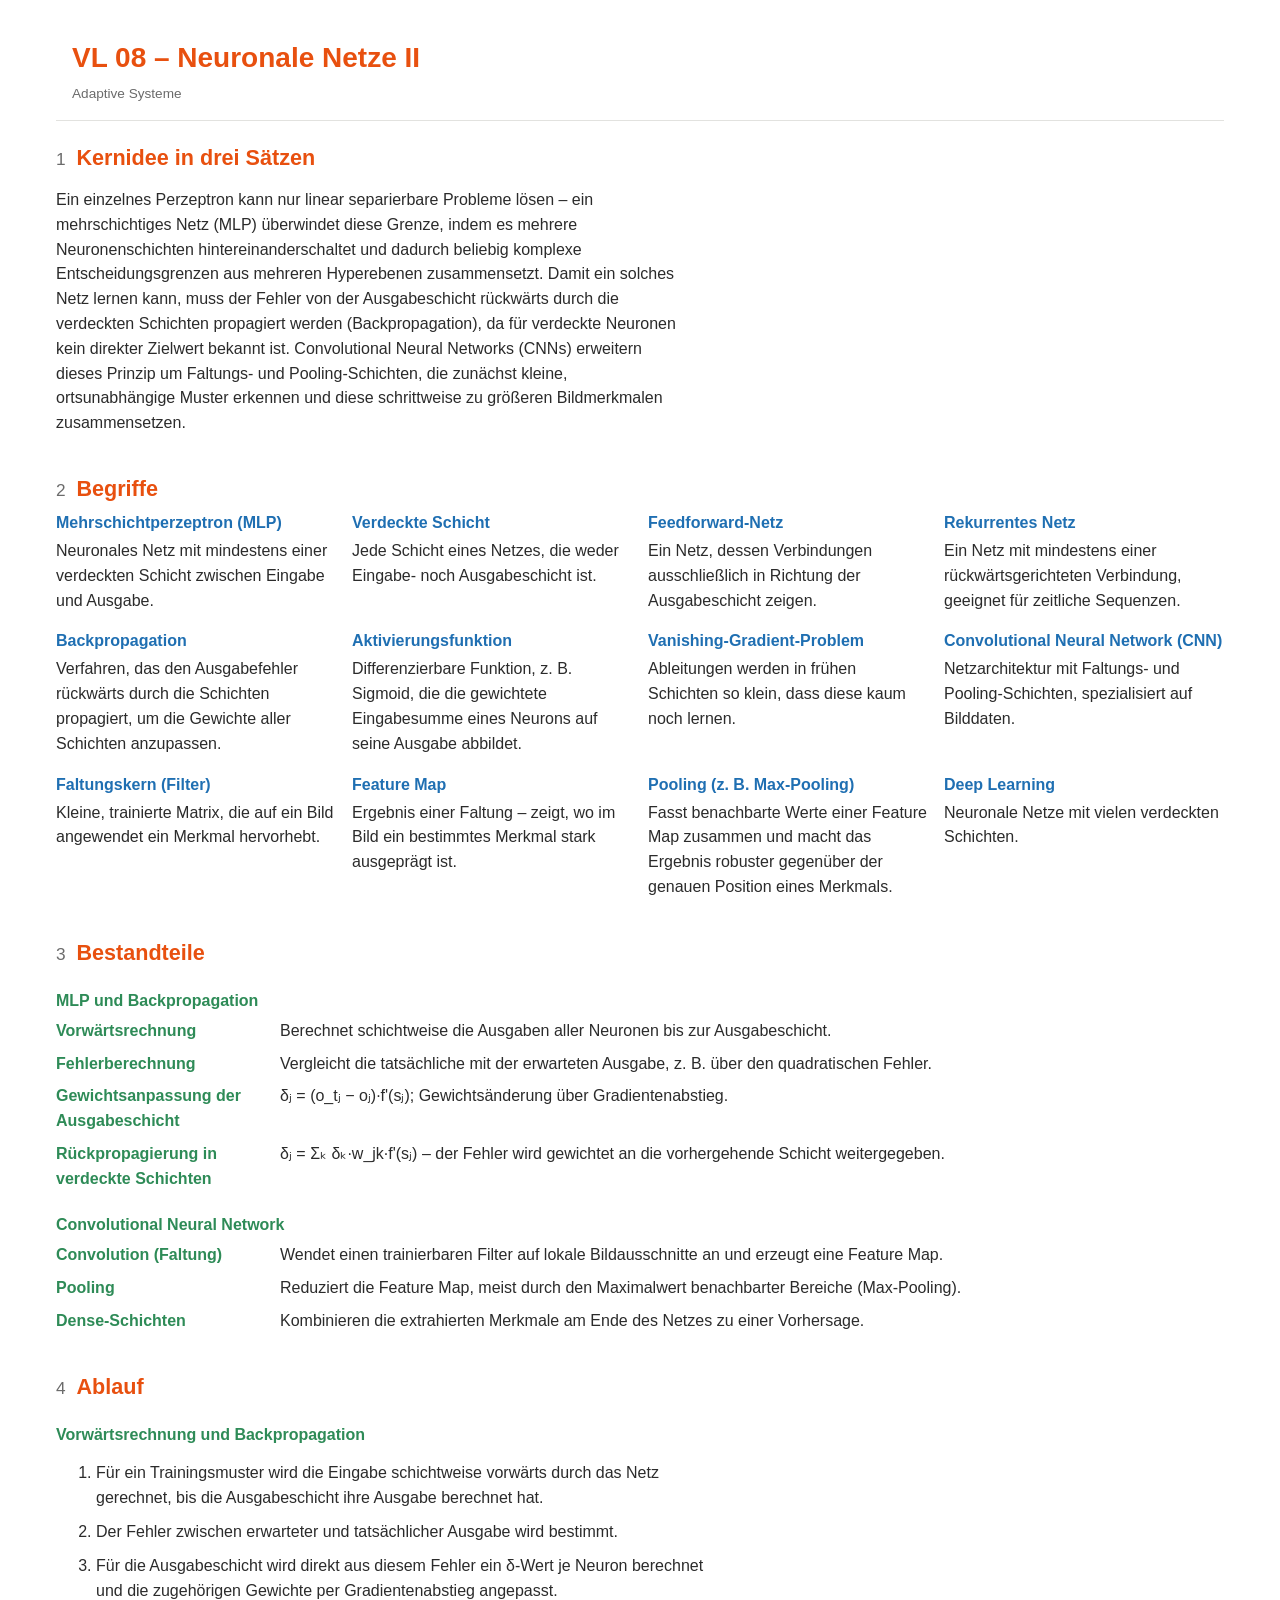
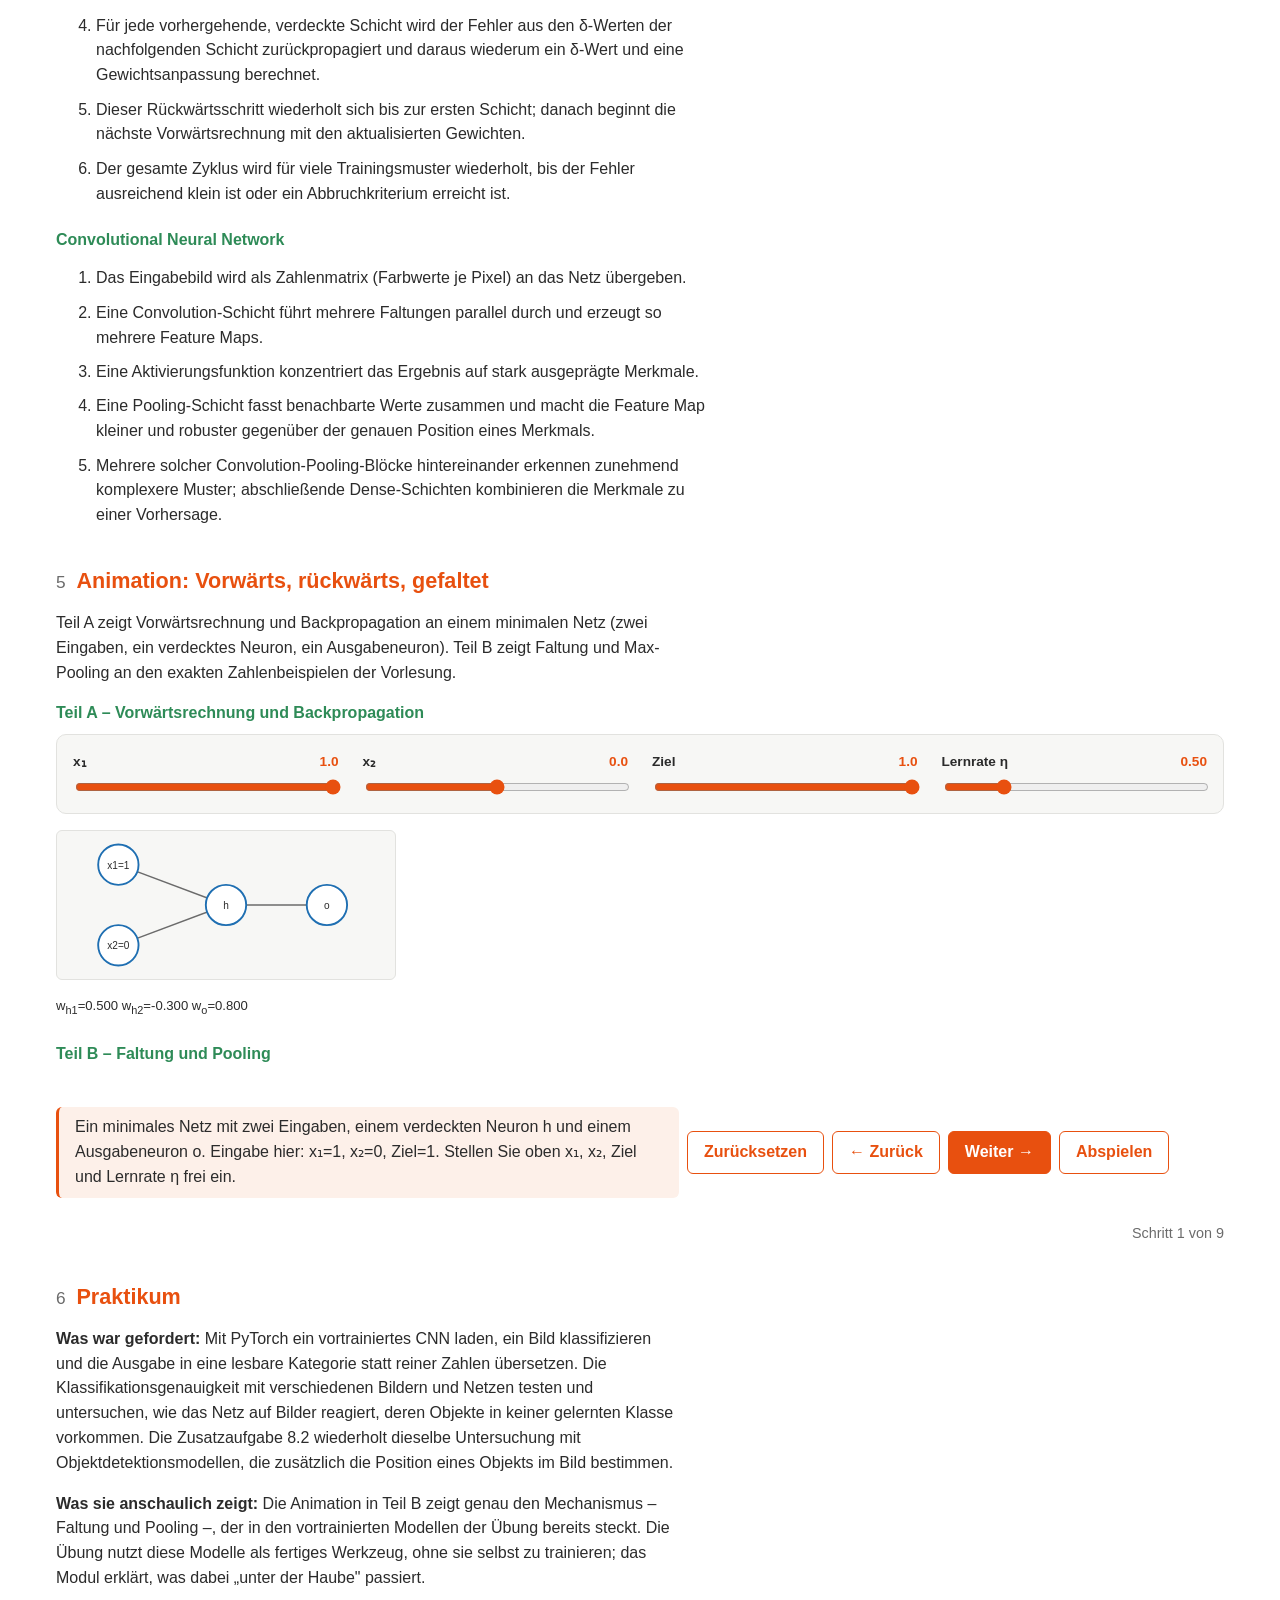
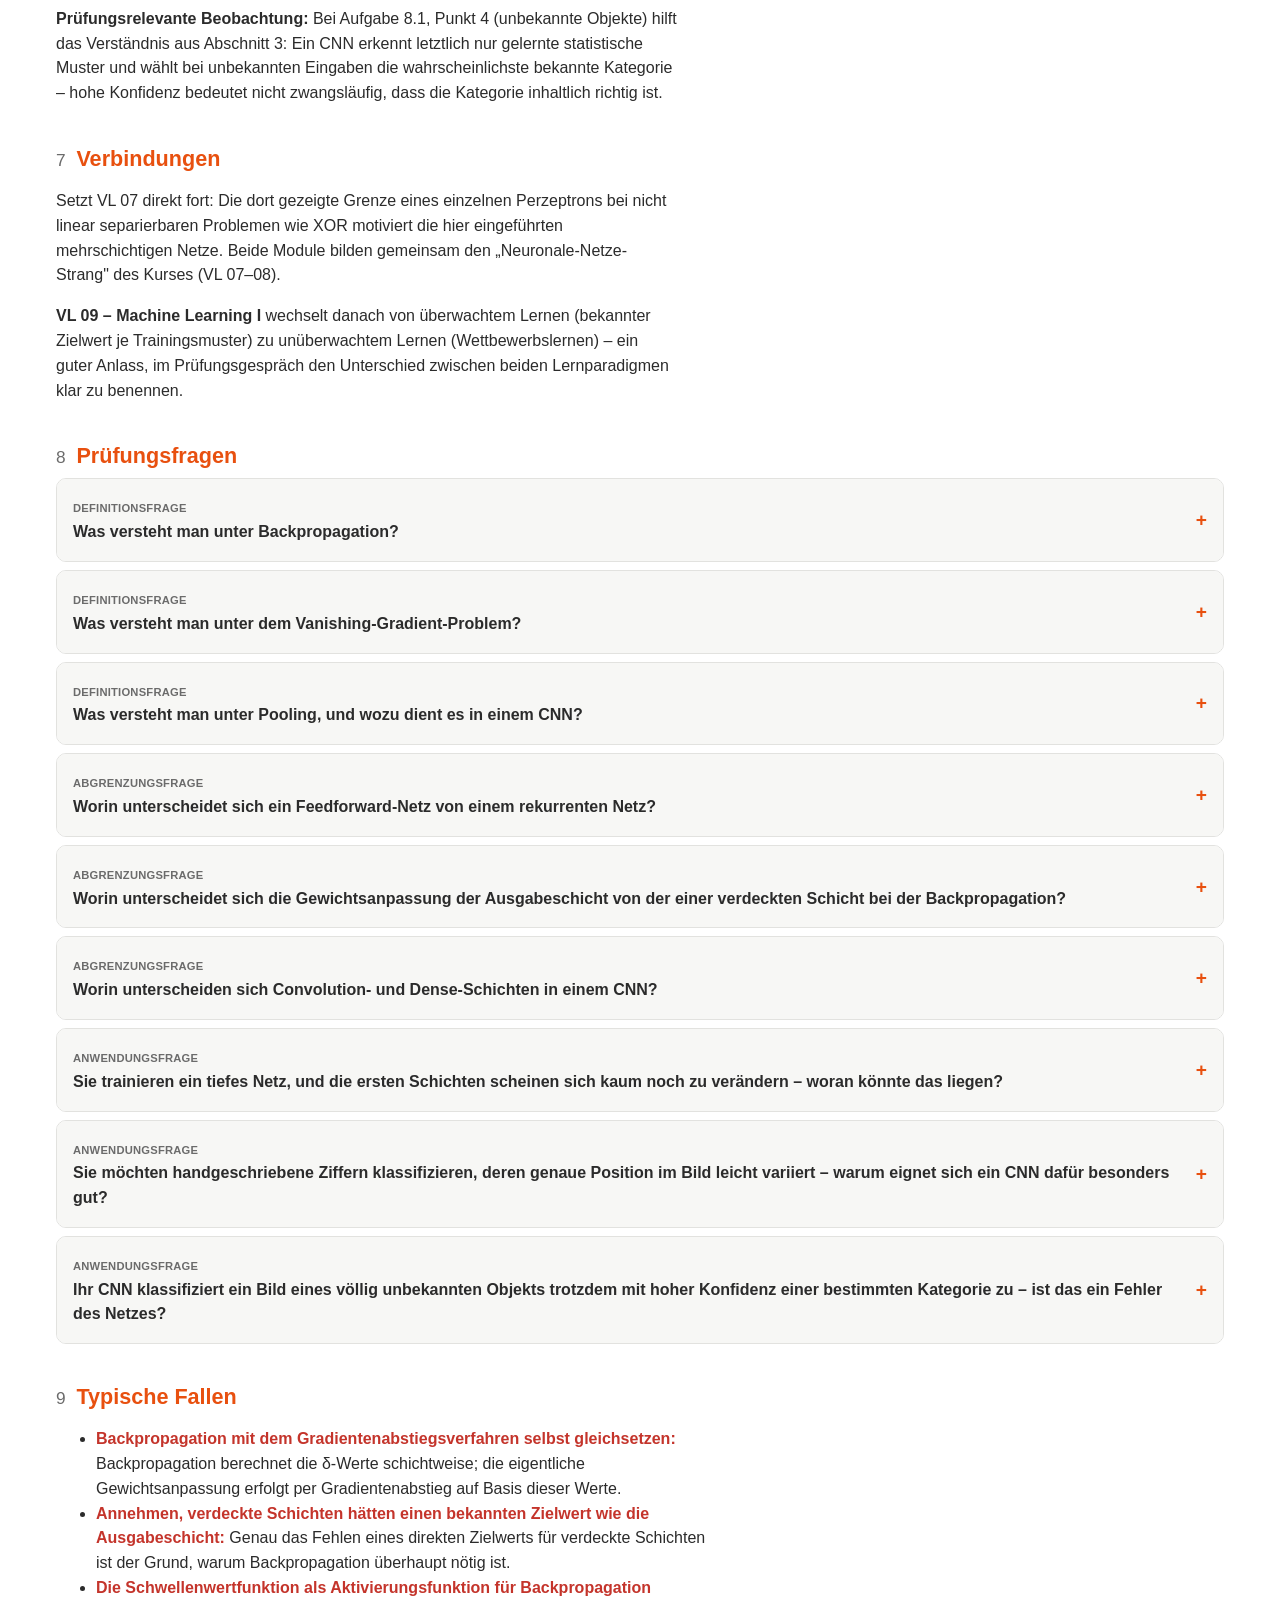
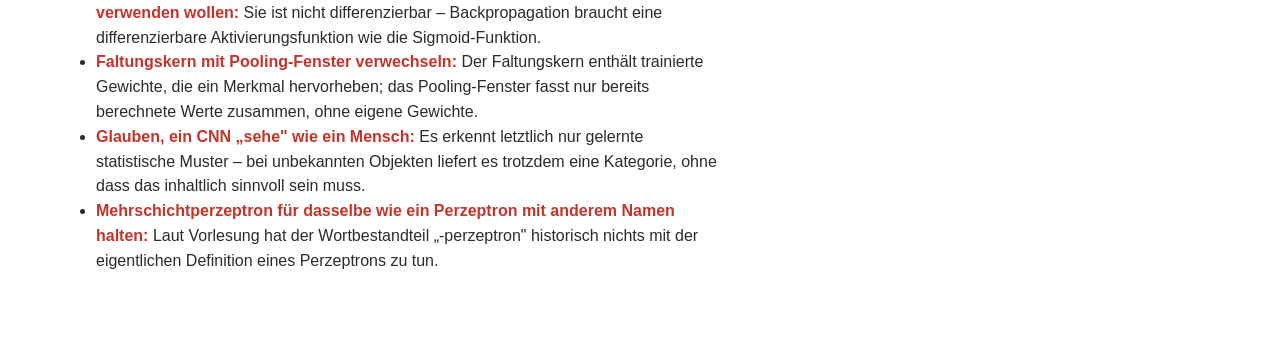
<file: lectures/vl08-neuronale-netze-ii.html>
<!doctype html>
<html lang="de">
<head>
  <meta charset="utf-8">
  <meta name="viewport" content="width=device-width, initial-scale=1">
  <title>VL 08 – Neuronale Netze II · Adaptive Systeme</title>
  <link rel="stylesheet" href="../assets/theme.css">
  <style>
    /* Modulspezifisches Layout - nutzt ausschließlich var(--as-*) aus theme.css. */
    .modul-wrapper { max-width: 1200px; margin: 0 auto; padding: var(--as-abstand-l) var(--as-abstand-m) var(--as-abstand-xl); }
    .modul-kopf { display: flex; flex-wrap: wrap; align-items: center; justify-content: space-between; gap: var(--as-abstand-s); padding: var(--as-abstand-m); border-bottom: 1px solid var(--as-rahmen); margin-bottom: var(--as-abstand-l); }
    .modul-kopf__meta { color: var(--as-text-gedaempft); font-size: 0.85rem; margin: 0.2em 0 0; }
    .quelle-link { font-size: 0.8rem; color: var(--as-text-gedaempft); }
    section { margin-bottom: var(--as-abstand-xl); }
    section h2 { display: flex; align-items: baseline; gap: 0.5em; }
    section h2 .modul-nr { color: var(--as-text-gedaempft); font-size: 0.8em; font-weight: 400; }
    section h3 { color: var(--as-ablauf); font-size: 1rem; margin-top: var(--as-abstand-l); }
    .begriffe-liste { display: grid; grid-template-columns: repeat(auto-fill, minmax(240px, 1fr)); gap: var(--as-abstand-m); padding: 0; margin: 0; }
    .begriffe-liste dt { font-weight: 600; color: var(--as-begriff); }
    .begriffe-liste dd { margin: 0.2em 0 0; }
    .bestandteile-liste { display: grid; gap: var(--as-abstand-s); margin: 0 0 var(--as-abstand-m); }
    .bestandteil { display: grid; grid-template-columns: 13rem 1fr; gap: var(--as-abstand-m); align-items: start; }
    .bestandteil dt { font-weight: 600; color: var(--as-ablauf); }
    .bestandteil dd { margin: 0; }
    @media (max-width: 520px) { .bestandteil { grid-template-columns: 1fr; } }
    ol.ablauf-liste li { margin-bottom: 0.6em; }

    /* ---------- Animation ---------- */
    .ea-teil { margin-bottom: var(--as-abstand-l); }
    .ea-teil__titel { font-weight: 600; color: var(--as-ablauf); margin-bottom: var(--as-abstand-s); }

    .mlp-svg { width: 100%; max-width: 340px; height: 150px; background: var(--as-flaeche-erhoeht); border: 1px solid var(--as-rahmen); border-radius: var(--as-radius-s); }
    .mlp-knoten { fill: var(--as-flaeche); stroke: var(--as-begriff); stroke-width: 1.4; }
    .mlp-kante { stroke: var(--as-text-gedaempft); stroke-width: 1; }
    .mlp-kante--geaendert { stroke: var(--as-akzent); stroke-width: 2.2; }
    .mlp-text { font-size: 7.5px; text-anchor: middle; fill: var(--as-text); }
    .mlp-werte { margin-top: var(--as-abstand-s); font-size: 0.82rem; }
    .mlp-werte div { margin-bottom: 0.2em; }
    .mlp-werte .neu { color: var(--as-akzent); font-weight: 600; }

    .cnn-gitter { display: inline-grid; grid-template-columns: repeat(3, 2.4rem); gap: 2px; vertical-align: middle; }
    .cnn-zelle { width: 2.4rem; height: 2.4rem; display: flex; align-items: center; justify-content: center; font-size: 0.72rem; border: 1px solid var(--as-rahmen); background: var(--as-flaeche-erhoeht); }
    .cnn-zelle--kern { background: var(--as-akzent-gedeckt); border-color: var(--as-akzent); }
    .cnn-row { display: flex; align-items: center; gap: var(--as-abstand-m); flex-wrap: wrap; margin-bottom: var(--as-abstand-m); }
    .cnn-ergebnis { font-size: 1.1rem; font-weight: 700; color: var(--as-akzent); }
    .cnn-gitter--2 { grid-template-columns: repeat(2, 2.4rem); }
    .cnn-zelle--max { background: var(--as-ablauf); color: var(--as-akzent-kontrast); border-color: var(--as-ablauf); }
  </style>
</head>
<body>
  <div class="modul-wrapper">
    <header class="modul-kopf">
      <div>
        <h1>VL 08 – Neuronale Netze II</h1>
        <p class="modul-kopf__meta">Adaptive Systeme</p>
      </div>
    </header>

    <section id="kernidee">
      <h2><span class="modul-nr">1</span> Kernidee in drei Sätzen</h2>
      <p>
        Ein einzelnes Perzeptron kann nur linear separierbare Probleme lösen – ein
        mehrschichtiges Netz (MLP) überwindet diese Grenze, indem es mehrere
        Neuronenschichten hintereinanderschaltet und dadurch beliebig komplexe
        Entscheidungsgrenzen aus mehreren Hyperebenen zusammensetzt. Damit ein solches
        Netz lernen kann, muss der Fehler von der Ausgabeschicht rückwärts durch die
        verdeckten Schichten propagiert werden (Backpropagation), da für verdeckte
        Neuronen kein direkter Zielwert bekannt ist. Convolutional Neural Networks (CNNs)
        erweitern dieses Prinzip um Faltungs- und Pooling-Schichten, die zunächst kleine,
        ortsunabhängige Muster erkennen und diese schrittweise zu größeren
        Bildmerkmalen zusammensetzen.
      </p>
    </section>

    <section id="begriffe">
      <h2><span class="modul-nr">2</span> Begriffe</h2>
      <dl class="begriffe-liste">
        <div><dt>Mehrschichtperzeptron (MLP)</dt><dd>Neuronales Netz mit mindestens einer verdeckten Schicht zwischen Eingabe und Ausgabe.</dd></div>
        <div><dt>Verdeckte Schicht</dt><dd>Jede Schicht eines Netzes, die weder Eingabe- noch Ausgabeschicht ist.</dd></div>
        <div><dt>Feedforward-Netz</dt><dd>Ein Netz, dessen Verbindungen ausschließlich in Richtung der Ausgabeschicht zeigen.</dd></div>
        <div><dt>Rekurrentes Netz</dt><dd>Ein Netz mit mindestens einer rückwärtsgerichteten Verbindung, geeignet für zeitliche Sequenzen.</dd></div>
        <div><dt>Backpropagation</dt><dd>Verfahren, das den Ausgabefehler rückwärts durch die Schichten propagiert, um die Gewichte aller Schichten anzupassen.</dd></div>
        <div><dt>Aktivierungsfunktion</dt><dd>Differenzierbare Funktion, z. B. Sigmoid, die die gewichtete Eingabesumme eines Neurons auf seine Ausgabe abbildet.</dd></div>
        <div><dt>Vanishing-Gradient-Problem</dt><dd>Ableitungen werden in frühen Schichten so klein, dass diese kaum noch lernen.</dd></div>
        <div><dt>Convolutional Neural Network (CNN)</dt><dd>Netzarchitektur mit Faltungs- und Pooling-Schichten, spezialisiert auf Bilddaten.</dd></div>
        <div><dt>Faltungskern (Filter)</dt><dd>Kleine, trainierte Matrix, die auf ein Bild angewendet ein Merkmal hervorhebt.</dd></div>
        <div><dt>Feature Map</dt><dd>Ergebnis einer Faltung – zeigt, wo im Bild ein bestimmtes Merkmal stark ausgeprägt ist.</dd></div>
        <div><dt>Pooling (z. B. Max-Pooling)</dt><dd>Fasst benachbarte Werte einer Feature Map zusammen und macht das Ergebnis robuster gegenüber der genauen Position eines Merkmals.</dd></div>
        <div><dt>Deep Learning</dt><dd>Neuronale Netze mit vielen verdeckten Schichten.</dd></div>
      </dl>
    </section>

    <section id="bestandteile">
      <h2><span class="modul-nr">3</span> Bestandteile</h2>

      <h3>MLP und Backpropagation</h3>
      <dl class="bestandteile-liste">
        <div class="bestandteil"><dt>Vorwärtsrechnung</dt><dd>Berechnet schichtweise die Ausgaben aller Neuronen bis zur Ausgabeschicht.</dd></div>
        <div class="bestandteil"><dt>Fehlerberechnung</dt><dd>Vergleicht die tatsächliche mit der erwarteten Ausgabe, z. B. über den quadratischen Fehler.</dd></div>
        <div class="bestandteil"><dt>Gewichtsanpassung der Ausgabeschicht</dt><dd>δⱼ = (o_tⱼ − oⱼ)·f'(sⱼ); Gewichtsänderung über Gradientenabstieg.</dd></div>
        <div class="bestandteil"><dt>Rückpropagierung in verdeckte Schichten</dt><dd>δⱼ = Σₖ δₖ·w_jk·f'(sⱼ) – der Fehler wird gewichtet an die vorhergehende Schicht weitergegeben.</dd></div>
      </dl>

      <h3>Convolutional Neural Network</h3>
      <dl class="bestandteile-liste">
        <div class="bestandteil"><dt>Convolution (Faltung)</dt><dd>Wendet einen trainierbaren Filter auf lokale Bildausschnitte an und erzeugt eine Feature Map.</dd></div>
        <div class="bestandteil"><dt>Pooling</dt><dd>Reduziert die Feature Map, meist durch den Maximalwert benachbarter Bereiche (Max-Pooling).</dd></div>
        <div class="bestandteil"><dt>Dense-Schichten</dt><dd>Kombinieren die extrahierten Merkmale am Ende des Netzes zu einer Vorhersage.</dd></div>
      </dl>
    </section>

    <section id="ablauf">
      <h2><span class="modul-nr">4</span> Ablauf</h2>

      <h3>Vorwärtsrechnung und Backpropagation</h3>
      <ol class="ablauf-liste">
        <li>Für ein Trainingsmuster wird die Eingabe schichtweise vorwärts durch das Netz gerechnet, bis die Ausgabeschicht ihre Ausgabe berechnet hat.</li>
        <li>Der Fehler zwischen erwarteter und tatsächlicher Ausgabe wird bestimmt.</li>
        <li>Für die Ausgabeschicht wird direkt aus diesem Fehler ein δ-Wert je Neuron berechnet und die zugehörigen Gewichte per Gradientenabstieg angepasst.</li>
        <li>Für jede vorhergehende, verdeckte Schicht wird der Fehler aus den δ-Werten der nachfolgenden Schicht zurückpropagiert und daraus wiederum ein δ-Wert und eine Gewichtsanpassung berechnet.</li>
        <li>Dieser Rückwärtsschritt wiederholt sich bis zur ersten Schicht; danach beginnt die nächste Vorwärtsrechnung mit den aktualisierten Gewichten.</li>
        <li>Der gesamte Zyklus wird für viele Trainingsmuster wiederholt, bis der Fehler ausreichend klein ist oder ein Abbruchkriterium erreicht ist.</li>
      </ol>

      <h3>Convolutional Neural Network</h3>
      <ol class="ablauf-liste">
        <li>Das Eingabebild wird als Zahlenmatrix (Farbwerte je Pixel) an das Netz übergeben.</li>
        <li>Eine Convolution-Schicht führt mehrere Faltungen parallel durch und erzeugt so mehrere Feature Maps.</li>
        <li>Eine Aktivierungsfunktion konzentriert das Ergebnis auf stark ausgeprägte Merkmale.</li>
        <li>Eine Pooling-Schicht fasst benachbarte Werte zusammen und macht die Feature Map kleiner und robuster gegenüber der genauen Position eines Merkmals.</li>
        <li>Mehrere solcher Convolution-Pooling-Blöcke hintereinander erkennen zunehmend komplexere Muster; abschließende Dense-Schichten kombinieren die Merkmale zu einer Vorhersage.</li>
      </ol>
    </section>

    <section id="animation">
      <h2><span class="modul-nr">5</span> Animation: Vorwärts, rückwärts, gefaltet</h2>
      <p>
        Teil A zeigt Vorwärtsrechnung und Backpropagation an einem minimalen Netz (zwei
        Eingaben, ein verdecktes Neuron, ein Ausgabeneuron). Teil B zeigt Faltung und
        Max-Pooling an den exakten Zahlenbeispielen der Vorlesung.
      </p>

      <div class="ea-teil" id="teil-mlp">
        <div class="ea-teil__titel">Teil A – Vorwärtsrechnung und Backpropagation</div>
        <div class="as-regler-gruppe">
          <div class="as-regler">
            <label for="mlp-x1-regler">x₁ <output id="mlp-x1-wert">1.0</output></label>
            <input type="range" id="mlp-x1-regler" min="-1" max="1" step="0.1" value="1">
          </div>
          <div class="as-regler">
            <label for="mlp-x2-regler">x₂ <output id="mlp-x2-wert">0.0</output></label>
            <input type="range" id="mlp-x2-regler" min="-1" max="1" step="0.1" value="0">
          </div>
          <div class="as-regler">
            <label for="mlp-ziel-regler">Ziel <output id="mlp-ziel-wert">1.0</output></label>
            <input type="range" id="mlp-ziel-regler" min="0" max="1" step="0.1" value="1">
          </div>
          <div class="as-regler">
            <label for="mlp-eta-regler">Lernrate η <output id="mlp-eta-wert">0.50</output></label>
            <input type="range" id="mlp-eta-regler" min="0.1" max="2" step="0.1" value="0.5">
          </div>
        </div>
        <svg class="mlp-svg" id="mlp-svg" viewBox="0 0 200 110"></svg>
        <div class="mlp-werte" id="mlp-werte"></div>
      </div>

      <div class="ea-teil" id="teil-cnn">
        <div class="ea-teil__titel">Teil B – Faltung und Pooling</div>
        <div id="cnn-container"></div>
      </div>

      <div class="as-step-controller">
        <p class="as-step-text" id="ea-step-text" aria-live="polite"></p>
        <button class="as-button as-button--sekundaer" type="button" data-action="reset">Zurücksetzen</button>
        <button class="as-button as-button--sekundaer" type="button" data-action="prev">← Zurück</button>
        <button class="as-button" type="button" data-action="next">Weiter →</button>
        <button class="as-button as-button--sekundaer" type="button" data-action="play">Abspielen</button>
        <span class="as-step-zaehler" id="ea-zaehler"></span>
      </div>
    </section>

    <section id="praktikum">
      <h2><span class="modul-nr">6</span> Praktikum</h2>
      <p>
        <strong>Was war gefordert:</strong> Mit PyTorch ein vortrainiertes CNN laden, ein
        Bild klassifizieren und die Ausgabe in eine lesbare Kategorie statt reiner
        Zahlen übersetzen. Die Klassifikationsgenauigkeit mit verschiedenen Bildern und
        Netzen testen und untersuchen, wie das Netz auf Bilder reagiert, deren Objekte
        in keiner gelernten Klasse vorkommen. Die Zusatzaufgabe 8.2 wiederholt dieselbe
        Untersuchung mit Objektdetektionsmodellen, die zusätzlich die Position eines
        Objekts im Bild bestimmen.
      </p>
      <p>
        <strong>Was sie anschaulich zeigt:</strong> Die Animation in Teil B zeigt genau
        den Mechanismus – Faltung und Pooling –, der in den vortrainierten Modellen der
        Übung bereits steckt. Die Übung nutzt diese Modelle als fertiges Werkzeug, ohne
        sie selbst zu trainieren; das Modul erklärt, was dabei „unter der Haube"
        passiert.
      </p>
      <p>
        <strong>Prüfungsrelevante Beobachtung:</strong> Bei Aufgabe 8.1, Punkt 4
        (unbekannte Objekte) hilft das Verständnis aus Abschnitt 3: Ein CNN erkennt
        letztlich nur gelernte statistische Muster und wählt bei unbekannten Eingaben
        die wahrscheinlichste bekannte Kategorie – hohe Konfidenz bedeutet nicht
        zwangsläufig, dass die Kategorie inhaltlich richtig ist.
      </p>
    </section>

    <section id="verbindungen">
      <h2><span class="modul-nr">7</span> Verbindungen</h2>
      <p>
        Setzt VL 07 direkt fort: Die dort gezeigte Grenze eines einzelnen Perzeptrons bei
        nicht linear separierbaren Problemen wie XOR motiviert die hier eingeführten
        mehrschichtigen Netze. Beide Module bilden gemeinsam den
        „Neuronale-Netze-Strang" des Kurses (VL 07–08).
      </p>
      <p>
        <strong>VL 09 – Machine Learning I</strong> wechselt danach von überwachtem
        Lernen (bekannter Zielwert je Trainingsmuster) zu unüberwachtem Lernen
        (Wettbewerbslernen) – ein guter Anlass, im Prüfungsgespräch den Unterschied
        zwischen beiden Lernparadigmen klar zu benennen.
      </p>
    </section>

    <section id="pruefungsfragen">
      <h2><span class="modul-nr">8</span> Prüfungsfragen</h2>
      <div id="quiz-container">

        <div class="as-quiz-item">
          <button class="as-quiz-frage" type="button">
            <span><span class="as-quiz-typ">Definitionsfrage</span><br>Was versteht man unter Backpropagation?</span>
          </button>
          <div class="as-quiz-antwort">
            <p>Backpropagation ist das Verfahren, mit dem ein mehrschichtiges Netz
            lernt: Zunächst wird für die Ausgabeschicht direkt aus dem Fehler zwischen
            erwarteter und tatsächlicher Ausgabe eine Gewichtsanpassung berechnet.
            Danach wird dieser Fehler rückwärts in die vorhergehende Schicht
            propagiert, wo er wiederum – gewichtet über die Verbindungsgewichte – zur
            Anpassung der dortigen Gewichte genutzt wird. Das wiederholt sich bis zur
            ersten Schicht und ist notwendig, weil für verdeckte Schichten kein
            direkter Zielwert bekannt ist.</p>
          </div>
        </div>

        <div class="as-quiz-item">
          <button class="as-quiz-frage" type="button">
            <span><span class="as-quiz-typ">Definitionsfrage</span><br>Was versteht man unter dem Vanishing-Gradient-Problem?</span>
          </button>
          <div class="as-quiz-antwort">
            <p>Das Vanishing-Gradient-Problem beschreibt, dass die bei der
            Backpropagation berechneten δ-Werte auf ihrem Weg durch viele Schichten
            immer kleiner werden können, weil sie sich als Produkt mehrerer
            Ableitungswerte der Aktivierungsfunktion ergeben, die oft deutlich kleiner
            als 1 sind. Dadurch lernen frühe, eingabenahe Schichten in tiefen Netzen
            kaum noch, während spätere Schichten weiterhin deutliche
            Gewichtsänderungen erfahren. Das Problem verschärft sich mit der Anzahl der
            verdeckten Schichten und ist einer der Gründe, warum sehr tiefe Netze
            besondere Techniken zum Training benötigen.</p>
          </div>
        </div>

        <div class="as-quiz-item">
          <button class="as-quiz-frage" type="button">
            <span><span class="as-quiz-typ">Definitionsfrage</span><br>Was versteht man unter Pooling, und wozu dient es in einem CNN?</span>
          </button>
          <div class="as-quiz-antwort">
            <p>Pooling fasst benachbarte Werte einer Feature Map zu einem einzigen Wert
            zusammen, beim gebräuchlichen Max-Pooling durch die Übernahme des größten
            Werts in einem Fenster, zum Beispiel 2×2 Pixel. Dadurch wird die Feature
            Map kleiner, was Rechenaufwand spart, und das Ergebnis wird robuster
            gegenüber der genauen Position eines Merkmals im Bild – ein leicht
            verschobenes Muster erzeugt nach dem Pooling noch immer dasselbe Ergebnis.
            Für viele Anwendungen kommt es ohnehin nur auf die grobe, nicht die exakte
            Position eines Merkmals an.</p>
          </div>
        </div>

        <div class="as-quiz-item">
          <button class="as-quiz-frage" type="button">
            <span><span class="as-quiz-typ">Abgrenzungsfrage</span><br>Worin unterscheidet sich ein Feedforward-Netz von einem rekurrenten Netz?</span>
          </button>
          <div class="as-quiz-antwort">
            <p>Bei einem Feedforward-Netz zeigen alle Verbindungen ausschließlich in
            Richtung der Ausgabeschicht, es gibt also keinen Weg, auf dem ein Signal in
            eine bereits durchlaufene Schicht zurückkehrt. Ein rekurrentes Netz besitzt
            dagegen mindestens eine rückwärtsgerichtete Verbindung, wodurch ein Neuron
            auch von seiner eigenen früheren Aktivität oder der einer späteren Schicht
            beeinflusst werden kann. Das macht rekurrente Netze besonders geeignet für
            zeitliche Sequenzen, etwa Handschrift- oder Spracherkennung, während
            Backpropagation im klassischen Sinn nur für Feedforward-Netze geeignet ist.</p>
          </div>
        </div>

        <div class="as-quiz-item">
          <button class="as-quiz-frage" type="button">
            <span><span class="as-quiz-typ">Abgrenzungsfrage</span><br>Worin unterscheidet sich die Gewichtsanpassung der Ausgabeschicht von der einer verdeckten Schicht bei der Backpropagation?</span>
          </button>
          <div class="as-quiz-antwort">
            <p>Für die Ausgabeschicht lässt sich der δ-Wert direkt aus der Differenz
            zwischen erwarteter und tatsächlicher Ausgabe berechnen, da hier ein
            bekannter Zielwert vorliegt. Für eine verdeckte Schicht gibt es diesen
            Zielwert nicht – ihr δ-Wert wird stattdessen aus den bereits berechneten
            δ-Werten der nachfolgenden Schicht bestimmt, gewichtet mit den Verbindungen
            zwischen beiden Schichten. Die Gewichtsanpassungsformel selbst ist danach in
            beiden Fällen strukturell identisch, nur die Herkunft des δ-Werts
            unterscheidet sich.</p>
          </div>
        </div>

        <div class="as-quiz-item">
          <button class="as-quiz-frage" type="button">
            <span><span class="as-quiz-typ">Abgrenzungsfrage</span><br>Worin unterscheiden sich Convolution- und Dense-Schichten in einem CNN?</span>
          </button>
          <div class="as-quiz-antwort">
            <p>Eine Convolution-Schicht wendet einen kleinen, lokalen Filter auf
            Ausschnitte des gesamten Bildes an und teilt dabei dieselben Gewichte über
            das ganze Bild hinweg – sie erkennt so ortsunabhängig lokale Muster wie
            Kanten oder Formen. Eine Dense-Schicht verbindet dagegen jedes Neuron mit
            allen Ausgaben der vorherigen Schicht, ohne diese Gewichtsteilung, und
            kombiniert die zuvor extrahierten Merkmale zu einer globalen Vorhersage.
            In einem CNN wie AlexNet stehen deshalb typischerweise mehrere
            Convolution-Pooling-Blöcke am Anfang und Dense-Schichten am Ende.</p>
          </div>
        </div>

        <div class="as-quiz-item">
          <button class="as-quiz-frage" type="button">
            <span><span class="as-quiz-typ">Anwendungsfrage</span><br>Sie trainieren ein tiefes Netz, und die ersten Schichten scheinen sich kaum noch zu verändern – woran könnte das liegen?</span>
          </button>
          <div class="as-quiz-antwort">
            <p>Das ist ein typisches Anzeichen für das Vanishing-Gradient-Problem: Die
            δ-Werte werden auf dem Weg durch viele Schichten immer kleiner, sodass die
            Gewichtsänderungen in den eingabenahen Schichten fast verschwinden. Ich
            würde zunächst prüfen, ob eine andere Aktivierungsfunktion mit größeren
            Ableitungswerten in Frage kommt, und die Anzahl der verdeckten Schichten
            und Neuronen je Schicht kritisch hinterfragen – laut Vorlesung ist das eine
            der offenen Herausforderungen der Backpropagation.</p>
          </div>
        </div>

        <div class="as-quiz-item">
          <button class="as-quiz-frage" type="button">
            <span><span class="as-quiz-typ">Anwendungsfrage</span><br>Sie möchten handgeschriebene Ziffern klassifizieren, deren genaue Position im Bild leicht variiert – warum eignet sich ein CNN dafür besonders gut?</span>
          </button>
          <div class="as-quiz-antwort">
            <p>Ein CNN erkennt Muster zunächst lokal und ortsunabhängig über den
            geteilten Faltungskern, der über das gesamte Bild angewendet wird – eine
            Ziffernform wird also unabhängig davon erkannt, an welcher Stelle im Bild
            sie auftaucht. Die anschließenden Pooling-Schichten machen das Ergebnis
            zusätzlich robuster gegenüber kleinen Positionsverschiebungen, da nur die
            grobe, nicht die exakte Position eines Merkmals in die nächste Schicht
            übernommen wird. Genau diese Kombination macht CNNs für Bilderkennung mit
            variabler Objektposition besonders geeignet.</p>
          </div>
        </div>

        <div class="as-quiz-item">
          <button class="as-quiz-frage" type="button">
            <span><span class="as-quiz-typ">Anwendungsfrage</span><br>Ihr CNN klassifiziert ein Bild eines völlig unbekannten Objekts trotzdem mit hoher Konfidenz einer bestimmten Kategorie zu – ist das ein Fehler des Netzes?</span>
          </button>
          <div class="as-quiz-antwort">
            <p>Das ist kein Fehler im technischen Sinn, sondern eine erwartbare
            Eigenschaft: Das Netz gibt immer die Kategorie aus, die zu den gelernten
            Mustern am besten passt, auch wenn keine der gelernten Klassen inhaltlich
            zutrifft. Die Konfidenz spiegelt dabei nur wider, wie eindeutig die
            gelernten Muster im Bild wiedergefunden wurden, nicht ob das Objekt
            tatsächlich zu einer bekannten Klasse gehört. Für die Praxis folgere ich
            daraus, dass ein Schwellenwert oder eine gesonderte „unbekannt"-Behandlung
            nötig ist, wenn das System auch mit unbekannten Objekten konfrontiert
            werden kann.</p>
          </div>
        </div>

      </div>
    </section>

    <section id="typische-fallen">
      <h2><span class="modul-nr">9</span> Typische Fallen</h2>
      <ul>
        <li><span class="as-achtung">Backpropagation mit dem Gradientenabstiegsverfahren
        selbst gleichsetzen:</span> Backpropagation berechnet die δ-Werte schichtweise;
        die eigentliche Gewichtsanpassung erfolgt per Gradientenabstieg auf Basis
        dieser Werte.</li>
        <li><span class="as-achtung">Annehmen, verdeckte Schichten hätten einen
        bekannten Zielwert wie die Ausgabeschicht:</span> Genau das Fehlen eines
        direkten Zielwerts für verdeckte Schichten ist der Grund, warum Backpropagation
        überhaupt nötig ist.</li>
        <li><span class="as-achtung">Die Schwellenwertfunktion als Aktivierungsfunktion
        für Backpropagation verwenden wollen:</span> Sie ist nicht differenzierbar –
        Backpropagation braucht eine differenzierbare Aktivierungsfunktion wie die
        Sigmoid-Funktion.</li>
        <li><span class="as-achtung">Faltungskern mit Pooling-Fenster
        verwechseln:</span> Der Faltungskern enthält trainierte Gewichte, die ein
        Merkmal hervorheben; das Pooling-Fenster fasst nur bereits berechnete Werte
        zusammen, ohne eigene Gewichte.</li>
        <li><span class="as-achtung">Glauben, ein CNN „sehe" wie ein Mensch:</span> Es
        erkennt letztlich nur gelernte statistische Muster – bei unbekannten Objekten
        liefert es trotzdem eine Kategorie, ohne dass das inhaltlich sinnvoll sein
        muss.</li>
        <li><span class="as-achtung">Mehrschichtperzeptron für dasselbe wie ein
        Perzeptron mit anderem Namen halten:</span> Laut Vorlesung hat der
        Wortbestandteil „-perzeptron" historisch nichts mit der eigentlichen Definition
        eines Perzeptrons zu tun.</li>
      </ul>
    </section>
  </div>

  <script src="../assets/module.js"></script>
  <script>
    (function () {
      "use strict";

      var NS = "http://www.w3.org/2000/svg";
      function svgEl(tag, attrs) {
        var el = document.createElementNS(NS, tag);
        for (var k in attrs) el.setAttribute(k, attrs[k]);
        return el;
      }

      // ---------- Teil A: MLP Vorwärts + Backpropagation ----------

      function sigmoid(x) { return 1 / (1 + Math.exp(-x)); }
      function sigmoidAbl(x) { var e = Math.exp(-x); return e / Math.pow(1 + e, 2); }

      var X1 = 1, X2 = 0, ZIEL = 1, ETA = 0.5;
      var netz = { wh1: 0.5, wh2: -0.3, wo: 0.8 };

      function vorwaerts(n) {
        var sh = n.wh1 * X1 + n.wh2 * X2;
        var yh = sigmoid(sh);
        var so = n.wo * yh;
        var yo = sigmoid(so);
        return { sh: sh, yh: yh, so: so, yo: yo };
      }

      var POS = { x1: { x: 20, y: 25 }, x2: { x: 20, y: 85 }, h: { x: 100, y: 55 }, o: { x: 175, y: 55 } };

      function drawMlp(step) {
        var svg = document.getElementById("mlp-svg");
        while (svg.firstChild) svg.removeChild(svg.firstChild);
        var werteEl = document.getElementById("mlp-werte");
        werteEl.innerHTML = "";

        var vor = vorwaerts(netz);
        var kantenGeaendert = step >= 3;

        svg.appendChild(svgEl("line", { x1: POS.x1.x, y1: POS.x1.y, x2: POS.h.x, y2: POS.h.y, class: (kantenGeaendert && step >= 4) ? "mlp-kante--geaendert" : "mlp-kante" }));
        svg.appendChild(svgEl("line", { x1: POS.x2.x, y1: POS.x2.y, x2: POS.h.x, y2: POS.h.y, class: "mlp-kante" }));
        svg.appendChild(svgEl("line", { x1: POS.h.x, y1: POS.h.y, x2: POS.o.x, y2: POS.o.y, class: (step >= 3) ? "mlp-kante--geaendert" : "mlp-kante" }));

        [["x1=" + X1, POS.x1], ["x2=" + X2, POS.x2], ["h", POS.h], ["o", POS.o]].forEach(function (paar) {
          svg.appendChild(svgEl("circle", { cx: paar[1].x, cy: paar[1].y, r: 15, class: "mlp-knoten" }));
          svg.appendChild(svgEl("text", { x: paar[1].x, y: paar[1].y + 3, class: "mlp-text" })).textContent = paar[0];
        });

        var zeilen = [];
        zeilen.push("w<sub>h1</sub>=" + netz.wh1.toFixed(3) + "  w<sub>h2</sub>=" + netz.wh2.toFixed(3) + "  w<sub>o</sub>=" + netz.wo.toFixed(3));

        if (step >= 1) zeilen.push("s<sub>h</sub>=" + vor.sh.toFixed(3) + "  y<sub>h</sub>=σ(s<sub>h</sub>)=" + vor.yh.toFixed(3));
        if (step >= 2) {
          zeilen.push("s<sub>o</sub>=" + vor.so.toFixed(3) + "  y<sub>o</sub>=σ(s<sub>o</sub>)=" + vor.yo.toFixed(3));
          zeilen.push("Fehler E=(Ziel−y<sub>o</sub>)²=" + Math.pow(ZIEL - vor.yo, 2).toFixed(4));
        }

        var deltaO = (ZIEL - vor.yo) * sigmoidAbl(vor.so);
        var dWo = ETA * vor.yh * deltaO;
        if (step >= 3) {
          zeilen.push("δ<sub>o</sub>=(Ziel−y<sub>o</sub>)·f'(s<sub>o</sub>)=" + deltaO.toFixed(4));
          zeilen.push("<span class='neu'>w<sub>o</sub> neu = " + (netz.wo + dWo).toFixed(4) + "</span> (Δw<sub>o</sub>=" + dWo.toFixed(4) + ")");
        }

        var deltaH = deltaO * netz.wo * sigmoidAbl(vor.sh);
        var dWh1 = ETA * X1 * deltaH;
        var dWh2 = ETA * X2 * deltaH;
        if (step >= 4) {
          zeilen.push("δ<sub>h</sub>=δ<sub>o</sub>·w<sub>o</sub>·f'(s<sub>h</sub>)=" + deltaH.toFixed(4));
          zeilen.push("<span class='neu'>w<sub>h1</sub> neu = " + (netz.wh1 + dWh1).toFixed(4) + ", w<sub>h2</sub> neu = " + (netz.wh2 + dWh2).toFixed(4) + "</span>");
        }

        if (step >= 5) {
          var neuesNetz = { wh1: netz.wh1 + dWh1, wh2: netz.wh2 + dWh2, wo: netz.wo + dWo };
          var neu = vorwaerts(neuesNetz);
          zeilen.push("Neuer Vorwärtspass: y<sub>o</sub>=" + neu.yo.toFixed(4) + ", Fehler=" + Math.pow(ZIEL - neu.yo, 2).toFixed(4) + " (vorher " + Math.pow(ZIEL - vor.yo, 2).toFixed(4) + ")");
        }

        zeilen.forEach(function (z) {
          var div = document.createElement("div");
          div.innerHTML = z;
          werteEl.appendChild(div);
        });
      }

      // ---------- Teil B: Faltung + Pooling ----------

      var KERN = [[1, 2, 1], [2, 4, 2], [1, 2, 1]];
      var BILDAUSSCHNITT = [[0, 0, 0], [0, 0, 1], [0, 1, 1]];
      var POOL_FENSTER = [0.1, 1.3, 0.9, 0];

      function faltungsErgebnis() {
        var summe = 0;
        for (var i = 0; i < 3; i++) for (var j = 0; j < 3; j++) summe += KERN[i][j] * BILDAUSSCHNITT[i][j];
        return summe / 16;
      }

      function buildGitter(matrix, kernKlasse) {
        var gitter = document.createElement("div");
        gitter.className = "cnn-gitter";
        matrix.forEach(function (row) {
          row.forEach(function (v) {
            var z = document.createElement("div");
            z.className = "cnn-zelle" + (kernKlasse ? " cnn-zelle--kern" : "");
            z.textContent = v;
            gitter.appendChild(z);
          });
        });
        return gitter;
      }

      function renderCnn(step) {
        var container = document.getElementById("cnn-container");
        container.innerHTML = "";
        if (step < 0) return;

        var faltungRow = document.createElement("div");
        faltungRow.className = "cnn-row";
        var label1 = document.createElement("div");
        label1.innerHTML = "Kern (1/16)·";
        faltungRow.appendChild(label1);
        faltungRow.appendChild(buildGitter(KERN, true));
        var mal = document.createElement("div"); mal.textContent = "*"; faltungRow.appendChild(mal);
        faltungRow.appendChild(buildGitter(BILDAUSSCHNITT, false));
        if (step >= 1) {
          var pfeil = document.createElement("div"); pfeil.textContent = "="; faltungRow.appendChild(pfeil);
          var ergebnis = document.createElement("div");
          ergebnis.className = "cnn-ergebnis";
          ergebnis.textContent = faltungsErgebnis().toFixed(4);
          faltungRow.appendChild(ergebnis);
        }
        container.appendChild(faltungRow);

        if (step >= 2) {
          var poolRow = document.createElement("div");
          poolRow.className = "cnn-row";
          var poolLabel = document.createElement("div");
          poolLabel.textContent = "Max-Pooling (2×2-Fenster):";
          poolRow.appendChild(poolLabel);
          var poolGitter = document.createElement("div");
          poolGitter.className = "cnn-gitter cnn-gitter--2";
          var maxWert = Math.max.apply(null, POOL_FENSTER);
          POOL_FENSTER.forEach(function (v) {
            var z = document.createElement("div");
            z.className = "cnn-zelle" + (v === maxWert ? " cnn-zelle--max" : "");
            z.textContent = v.toFixed(1);
            poolGitter.appendChild(z);
          });
          poolRow.appendChild(poolGitter);
          var pfeil2 = document.createElement("div"); pfeil2.textContent = "→"; poolRow.appendChild(pfeil2);
          var poolErgebnis = document.createElement("div");
          poolErgebnis.className = "cnn-ergebnis";
          poolErgebnis.textContent = maxWert.toFixed(1);
          poolRow.appendChild(poolErgebnis);
          container.appendChild(poolRow);
        }
      }

      // ---------- Schrittsteuerung ----------

      function baueSchritte() {
        return [
          "Ein minimales Netz mit zwei Eingaben, einem verdeckten Neuron h und einem Ausgabeneuron o. Eingabe hier: x₁=" + X1 + ", x₂=" + X2 + ", Ziel=" + ZIEL + ". Stellen Sie oben x₁, x₂, Ziel und Lernrate η frei ein.",
          "Vorwärtsrechnung, verdeckte Schicht: Die gewichtete Summe sₕ wird über die Sigmoid-Funktion in die Ausgabe yₕ des verdeckten Neurons umgewandelt.",
          "Vorwärtsrechnung, Ausgabeschicht: Genauso wird aus yₕ die Netzausgabe y₀ berechnet und mit dem Ziel verglichen – der Fehler E ist noch deutlich größer als 0.",
          "Backpropagation, Ausgabeschicht: Aus dem Fehler wird δ₀ berechnet und das Gewicht w₀ per Gradientenabstieg angepasst (hervorgehobene Kante).",
          "Backpropagation, verdeckte Schicht: δ₀ wird über w₀ in die verdeckte Schicht zurückpropagiert, δₕ berechnet und die Gewichte wₕ₁, wₕ₂ angepasst.",
          "Mit den aktualisierten Gewichten ändert sich der Fehler bei einem erneuten Vorwärtspass – bei sinnvoller Lernrate hat sich das Netz in Richtung des Ziels verbessert.",
          "Für die Faltung wird ein 3×3-Bildausschnitt elementweise mit dem Faltungskern multipliziert und aufsummiert.",
          "Das Ergebnis 0,3125 ist der Wert der Feature Map an dieser Stelle: Ein großer Wert bedeutet, dass das vom Kern gesuchte Merkmal hier stark ausgeprägt ist.",
          "Max-Pooling fasst ein 2×2-Fenster der Feature Map zusammen, indem nur der größte Wert in die nächste Schicht übernommen wird – hier 1,3 von vier Werten."
        ];
      }

      function render(step) {
        drawMlp(Math.min(step, 5));
        renderCnn(step >= 6 ? step - 6 : -1);

        var schritte = baueSchritte();
        document.getElementById("ea-step-text").textContent = schritte[step];
        document.getElementById("ea-zaehler").textContent = "Schritt " + (step + 1) + " von " + schritte.length;
      }

      document.addEventListener("DOMContentLoaded", function () {
        if (window.ASModule) {
          window.ASModule.initTheme(document.getElementById("as-theme-toggle"));
          window.ASModule.initQuiz("#quiz-container");
        }

        var controller = window.ASModule.createStepController({
          stepCount: 9,
          onRender: render
        });

        document.querySelectorAll("[data-action]").forEach(function (btn) {
          btn.addEventListener("click", function () {
            var action = btn.getAttribute("data-action");
            if (action === "next") controller.next();
            else if (action === "prev") controller.prev();
            else if (action === "reset") controller.reset();
            else if (action === "play") controller.play();
          });
        });

        var reglerListe = [
          ["mlp-x1-regler", "mlp-x1-wert", function (v) { X1 = v; }],
          ["mlp-x2-regler", "mlp-x2-wert", function (v) { X2 = v; }],
          ["mlp-ziel-regler", "mlp-ziel-wert", function (v) { ZIEL = v; }],
          ["mlp-eta-regler", "mlp-eta-wert", function (v) { ETA = v; }]
        ];
        reglerListe.forEach(function (cfg) {
          var regler = document.getElementById(cfg[0]);
          var wert = document.getElementById(cfg[1]);
          regler.addEventListener("input", function () {
            var v = Number(regler.value);
            cfg[2](v);
            wert.textContent = v.toFixed(1);
            controller.goTo(controller.current());
          });
        });
      });
    })();
  </script>
</body>
</html>
</file>
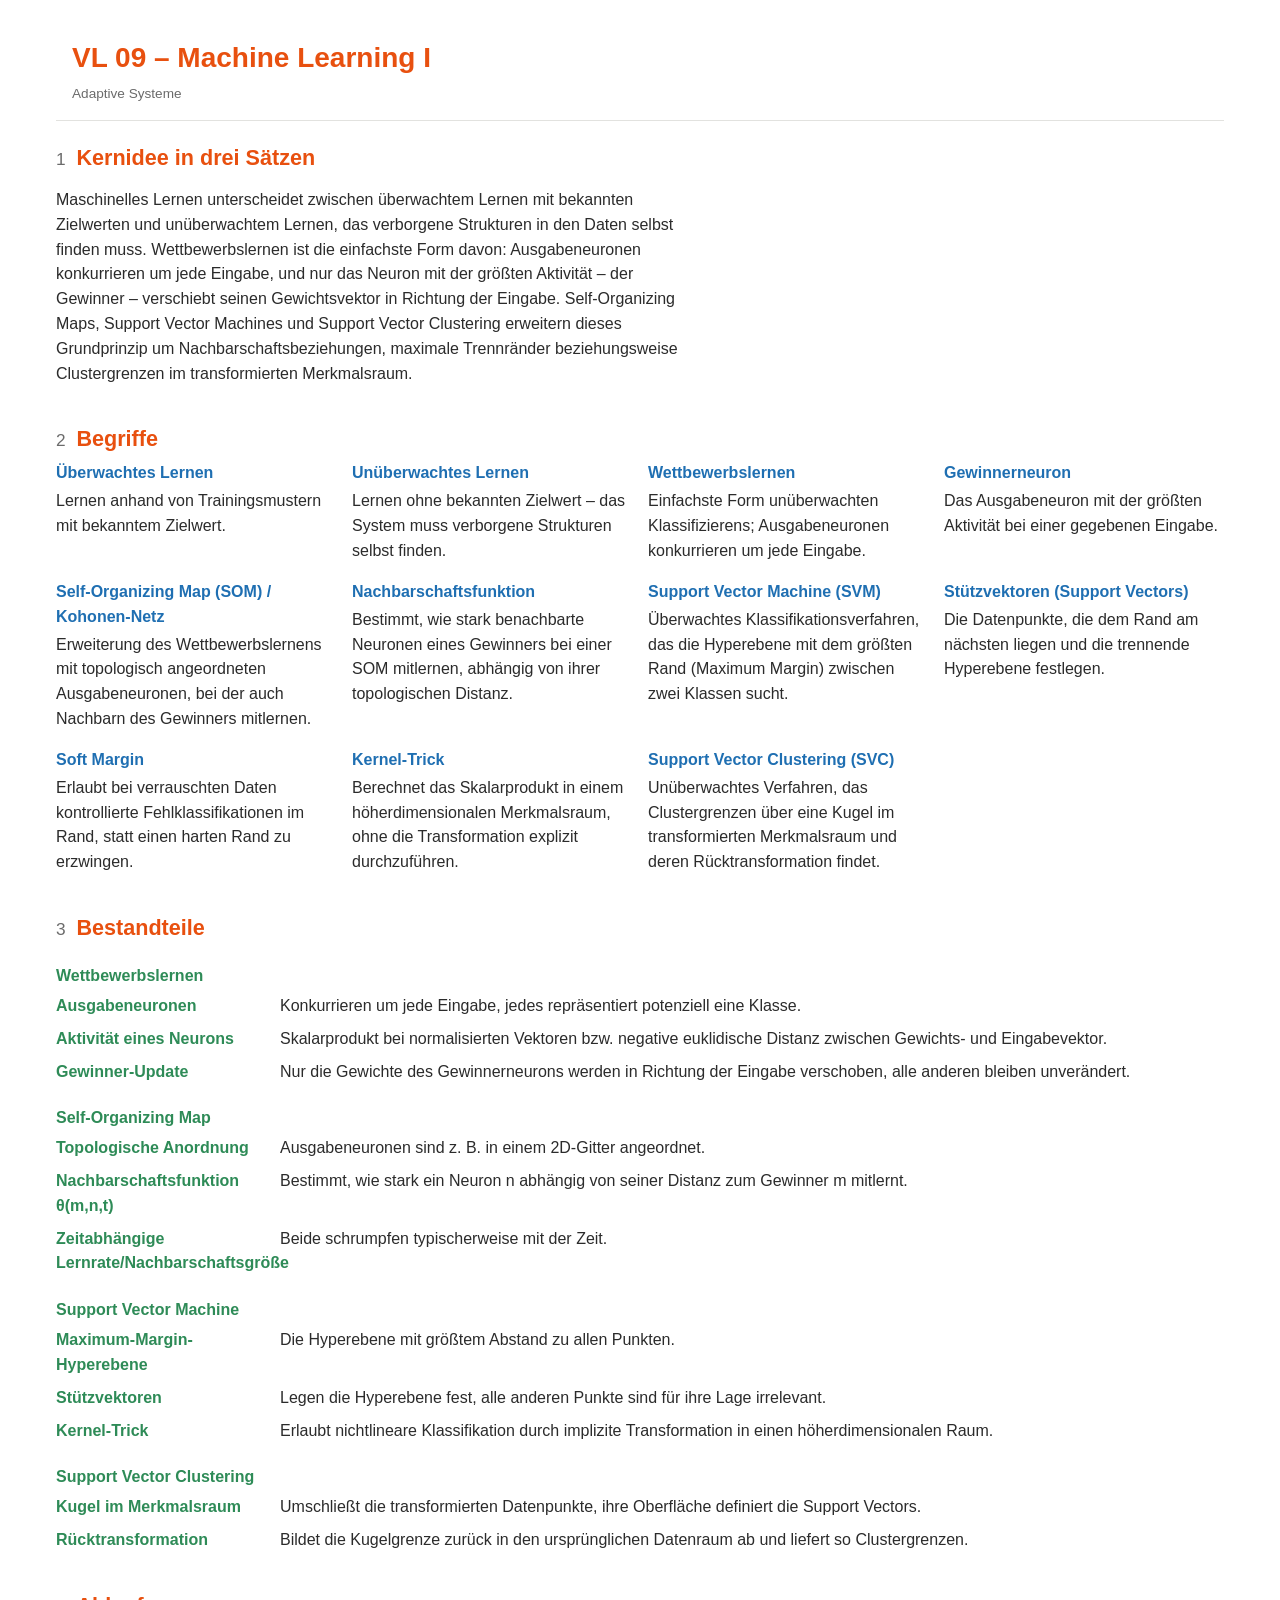
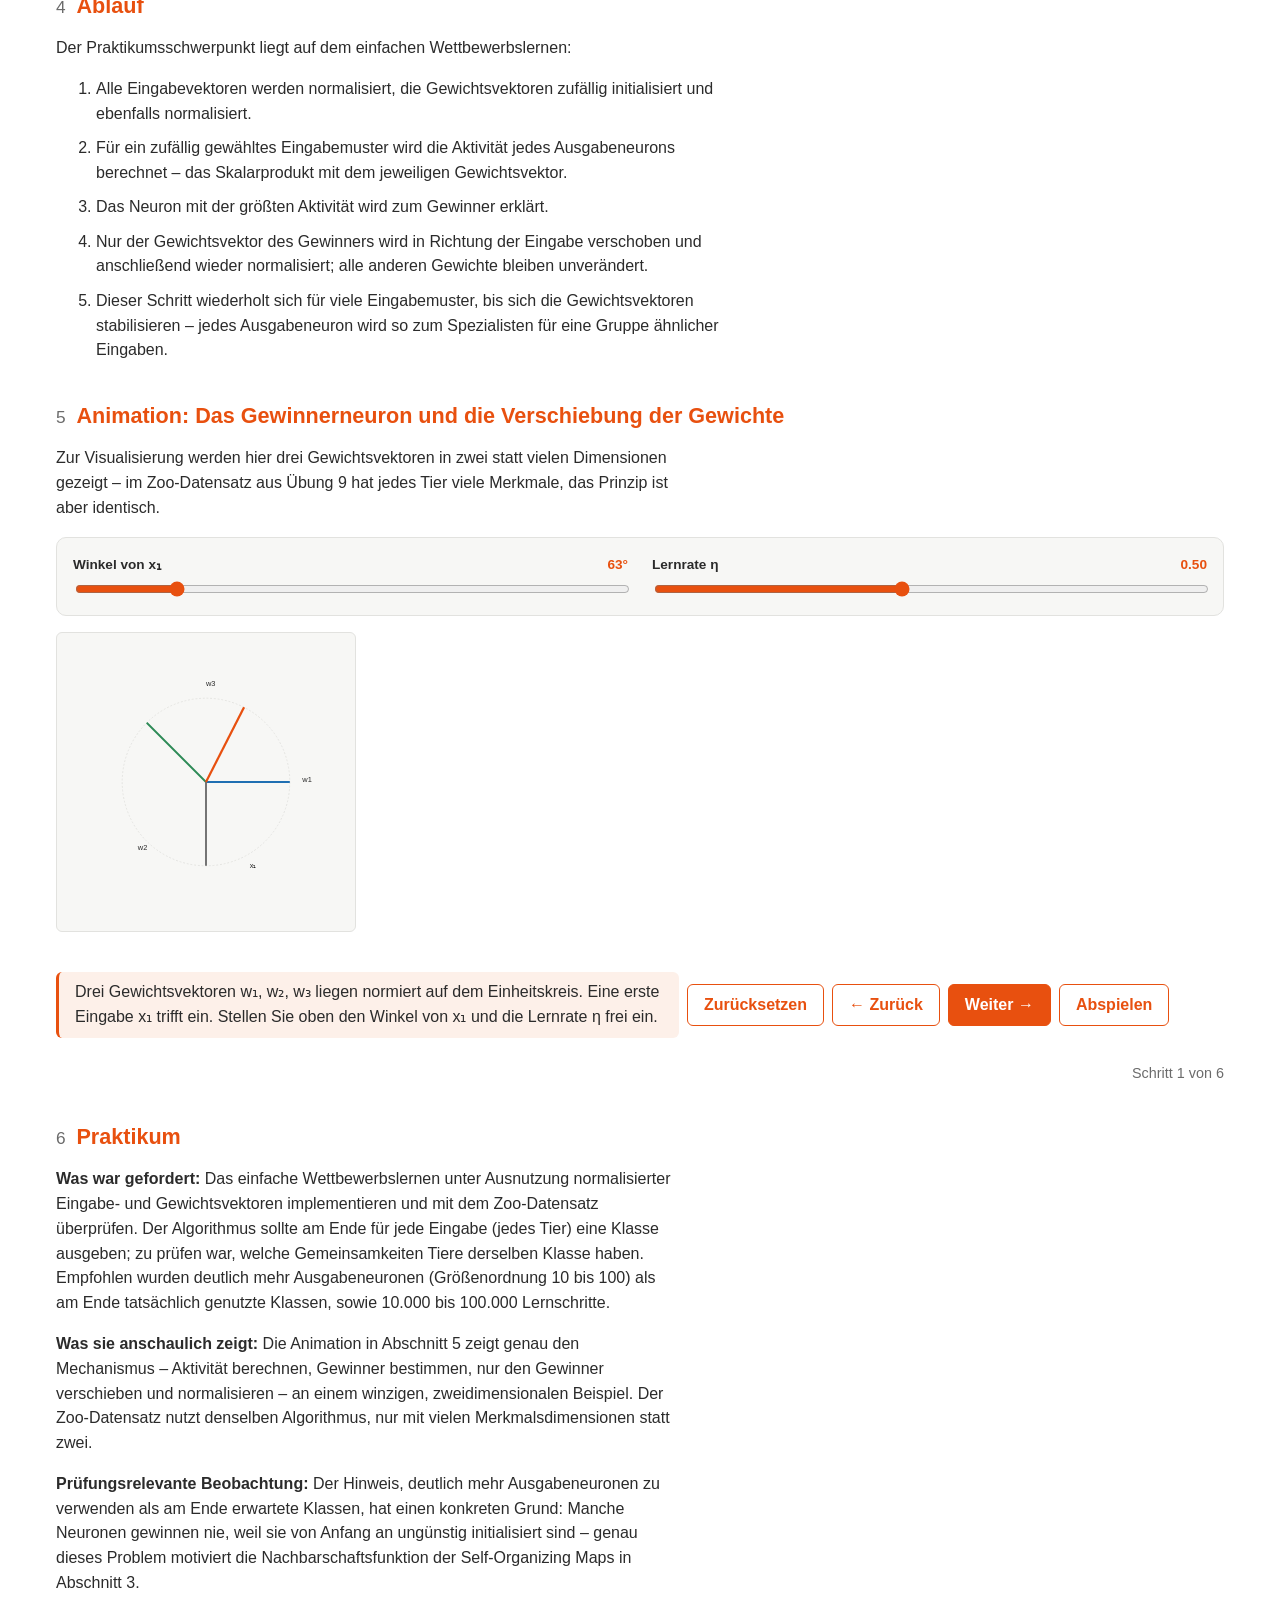
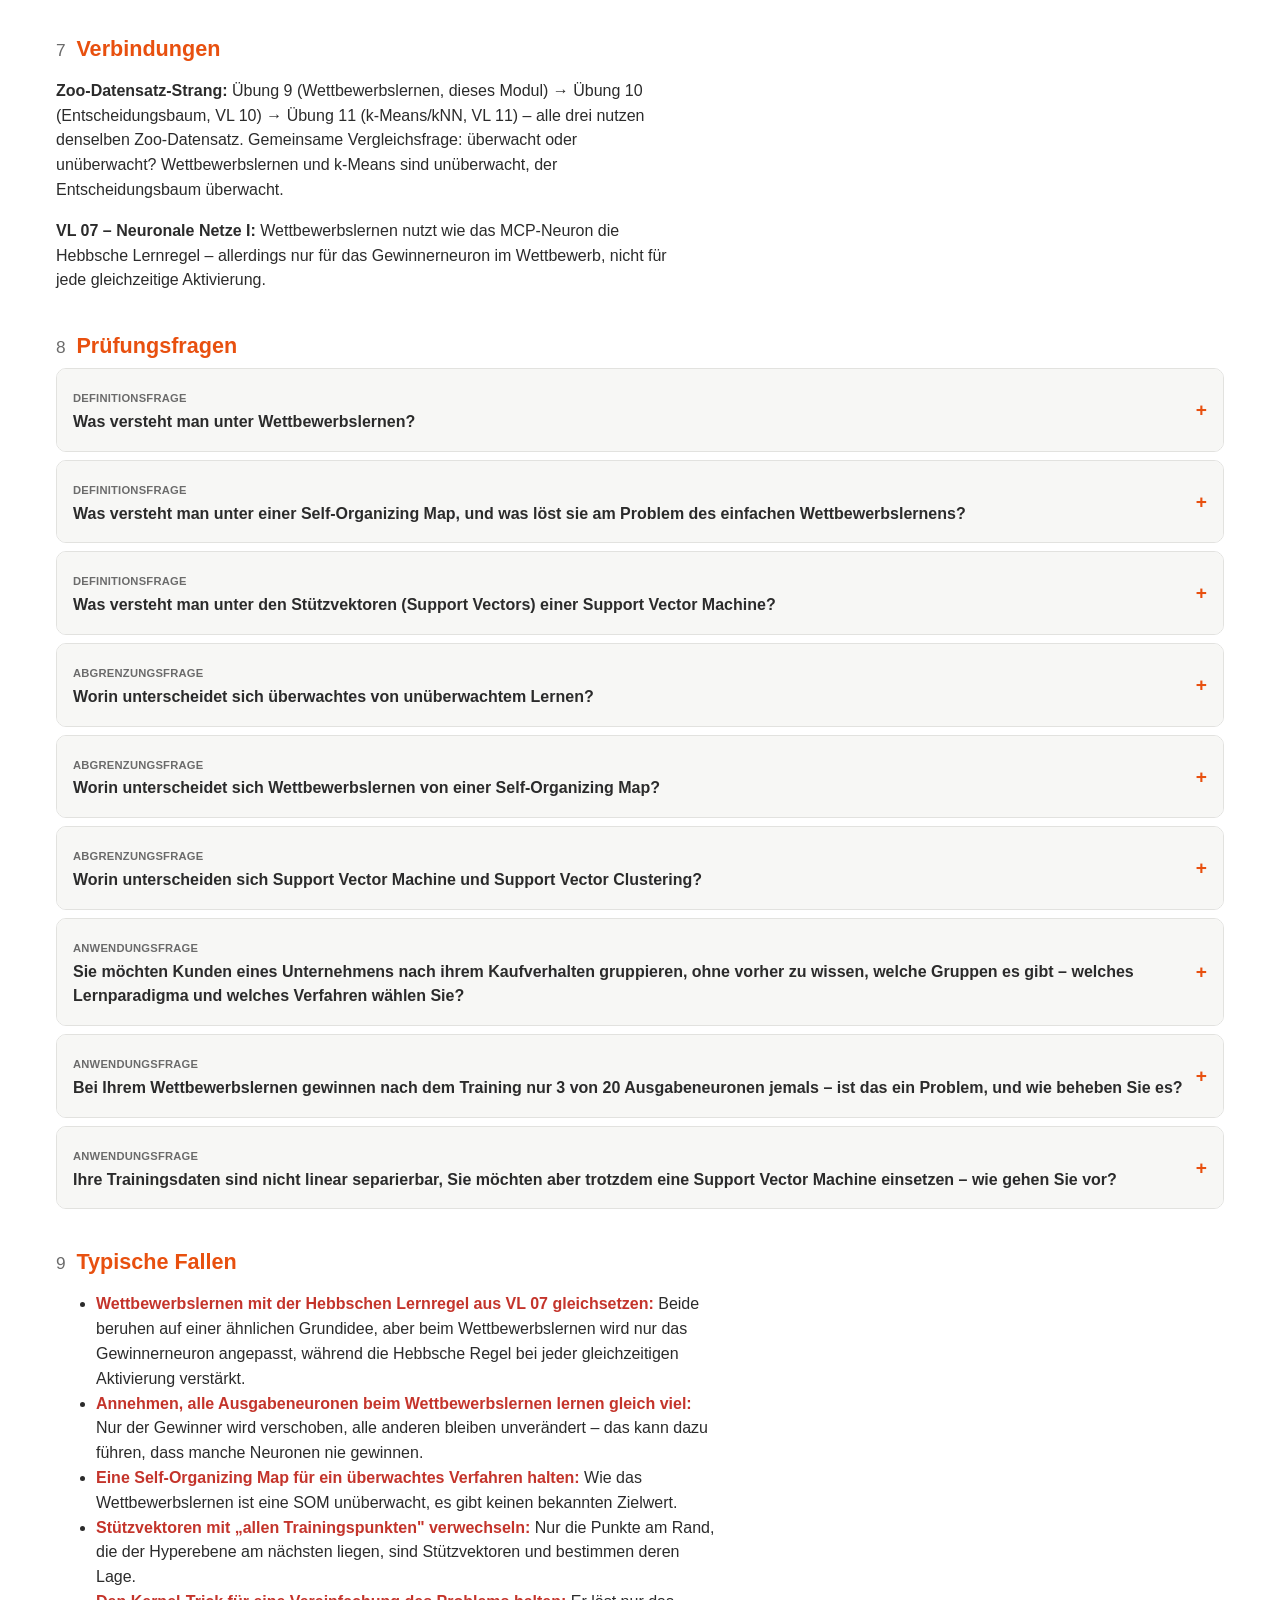
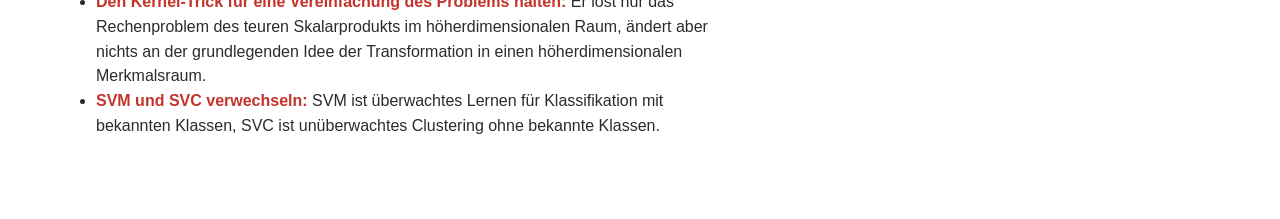
<file: lectures/vl09-machine-learning-i.html>
<!doctype html>
<html lang="de">
<head>
  <meta charset="utf-8">
  <meta name="viewport" content="width=device-width, initial-scale=1">
  <title>VL 09 – Machine Learning I · Adaptive Systeme</title>
  <link rel="stylesheet" href="../assets/theme.css">
  <style>
    /* Modulspezifisches Layout - nutzt ausschließlich var(--as-*) aus theme.css. */
    .modul-wrapper { max-width: 1200px; margin: 0 auto; padding: var(--as-abstand-l) var(--as-abstand-m) var(--as-abstand-xl); }
    .modul-kopf { display: flex; flex-wrap: wrap; align-items: center; justify-content: space-between; gap: var(--as-abstand-s); padding: var(--as-abstand-m); border-bottom: 1px solid var(--as-rahmen); margin-bottom: var(--as-abstand-l); }
    .modul-kopf__meta { color: var(--as-text-gedaempft); font-size: 0.85rem; margin: 0.2em 0 0; }
    .quelle-link { font-size: 0.8rem; color: var(--as-text-gedaempft); }
    section { margin-bottom: var(--as-abstand-xl); }
    section h2 { display: flex; align-items: baseline; gap: 0.5em; }
    section h2 .modul-nr { color: var(--as-text-gedaempft); font-size: 0.8em; font-weight: 400; }
    section h3 { color: var(--as-ablauf); font-size: 1rem; margin-top: var(--as-abstand-l); }
    .begriffe-liste { display: grid; grid-template-columns: repeat(auto-fill, minmax(240px, 1fr)); gap: var(--as-abstand-m); padding: 0; margin: 0; }
    .begriffe-liste dt { font-weight: 600; color: var(--as-begriff); }
    .begriffe-liste dd { margin: 0.2em 0 0; }
    .bestandteile-liste { display: grid; gap: var(--as-abstand-s); margin: 0 0 var(--as-abstand-m); }
    .bestandteil { display: grid; grid-template-columns: 13rem 1fr; gap: var(--as-abstand-m); align-items: start; }
    .bestandteil dt { font-weight: 600; color: var(--as-ablauf); }
    .bestandteil dd { margin: 0; }
    @media (max-width: 520px) { .bestandteil { grid-template-columns: 1fr; } }
    ol.ablauf-liste li { margin-bottom: 0.6em; }

    /* ---------- Animation ---------- */
    .wl-svg { width: 100%; max-width: 300px; height: 300px; background: var(--as-flaeche-erhoeht); border: 1px solid var(--as-rahmen); border-radius: var(--as-radius-s); }
    .wl-kreis { fill: none; stroke: var(--as-rahmen); stroke-width: 1; stroke-dasharray: 2 2; }
    .wl-vektor { stroke-width: 2; }
    .wl-vektor--w1 { stroke: var(--as-begriff); }
    .wl-vektor--w2 { stroke: var(--as-ablauf); }
    .wl-vektor--w3 { stroke: var(--as-text-gedaempft); }
    .wl-vektor--x { stroke: var(--as-akzent); stroke-width: 2.4; }
    .wl-vektor--zwischenschritt { stroke: var(--as-akzent); stroke-width: 1.4; stroke-dasharray: 3 2; opacity: 0.8; }
    .wl-vektor--gewinner { stroke-width: 3.2; }
    .wl-text { font-size: 8px; fill: var(--as-text); }
    .wl-werte { margin-top: var(--as-abstand-s); font-size: 0.82rem; }
    .wl-werte div { margin-bottom: 0.2em; }
    .wl-werte .gewinner-zeile { color: var(--as-akzent); font-weight: 600; }
  </style>
</head>
<body>
  <div class="modul-wrapper">
    <header class="modul-kopf">
      <div>
        <h1>VL 09 – Machine Learning I</h1>
        <p class="modul-kopf__meta">Adaptive Systeme</p>
      </div>
    </header>

    <section id="kernidee">
      <h2><span class="modul-nr">1</span> Kernidee in drei Sätzen</h2>
      <p>
        Maschinelles Lernen unterscheidet zwischen überwachtem Lernen mit bekannten
        Zielwerten und unüberwachtem Lernen, das verborgene Strukturen in den Daten
        selbst finden muss. Wettbewerbslernen ist die einfachste Form davon:
        Ausgabeneuronen konkurrieren um jede Eingabe, und nur das Neuron mit der
        größten Aktivität – der Gewinner – verschiebt seinen Gewichtsvektor in Richtung
        der Eingabe. Self-Organizing Maps, Support Vector Machines und Support Vector
        Clustering erweitern dieses Grundprinzip um Nachbarschaftsbeziehungen,
        maximale Trennränder beziehungsweise Clustergrenzen im transformierten
        Merkmalsraum.
      </p>
    </section>

    <section id="begriffe">
      <h2><span class="modul-nr">2</span> Begriffe</h2>
      <dl class="begriffe-liste">
        <div><dt>Überwachtes Lernen</dt><dd>Lernen anhand von Trainingsmustern mit bekanntem Zielwert.</dd></div>
        <div><dt>Unüberwachtes Lernen</dt><dd>Lernen ohne bekannten Zielwert – das System muss verborgene Strukturen selbst finden.</dd></div>
        <div><dt>Wettbewerbslernen</dt><dd>Einfachste Form unüberwachten Klassifizierens; Ausgabeneuronen konkurrieren um jede Eingabe.</dd></div>
        <div><dt>Gewinnerneuron</dt><dd>Das Ausgabeneuron mit der größten Aktivität bei einer gegebenen Eingabe.</dd></div>
        <div><dt>Self-Organizing Map (SOM) / Kohonen-Netz</dt><dd>Erweiterung des Wettbewerbslernens mit topologisch angeordneten Ausgabeneuronen, bei der auch Nachbarn des Gewinners mitlernen.</dd></div>
        <div><dt>Nachbarschaftsfunktion</dt><dd>Bestimmt, wie stark benachbarte Neuronen eines Gewinners bei einer SOM mitlernen, abhängig von ihrer topologischen Distanz.</dd></div>
        <div><dt>Support Vector Machine (SVM)</dt><dd>Überwachtes Klassifikationsverfahren, das die Hyperebene mit dem größten Rand (Maximum Margin) zwischen zwei Klassen sucht.</dd></div>
        <div><dt>Stützvektoren (Support Vectors)</dt><dd>Die Datenpunkte, die dem Rand am nächsten liegen und die trennende Hyperebene festlegen.</dd></div>
        <div><dt>Soft Margin</dt><dd>Erlaubt bei verrauschten Daten kontrollierte Fehlklassifikationen im Rand, statt einen harten Rand zu erzwingen.</dd></div>
        <div><dt>Kernel-Trick</dt><dd>Berechnet das Skalarprodukt in einem höherdimensionalen Merkmalsraum, ohne die Transformation explizit durchzuführen.</dd></div>
        <div><dt>Support Vector Clustering (SVC)</dt><dd>Unüberwachtes Verfahren, das Clustergrenzen über eine Kugel im transformierten Merkmalsraum und deren Rücktransformation findet.</dd></div>
      </dl>
    </section>

    <section id="bestandteile">
      <h2><span class="modul-nr">3</span> Bestandteile</h2>

      <h3>Wettbewerbslernen</h3>
      <dl class="bestandteile-liste">
        <div class="bestandteil"><dt>Ausgabeneuronen</dt><dd>Konkurrieren um jede Eingabe, jedes repräsentiert potenziell eine Klasse.</dd></div>
        <div class="bestandteil"><dt>Aktivität eines Neurons</dt><dd>Skalarprodukt bei normalisierten Vektoren bzw. negative euklidische Distanz zwischen Gewichts- und Eingabevektor.</dd></div>
        <div class="bestandteil"><dt>Gewinner-Update</dt><dd>Nur die Gewichte des Gewinnerneurons werden in Richtung der Eingabe verschoben, alle anderen bleiben unverändert.</dd></div>
      </dl>

      <h3>Self-Organizing Map</h3>
      <dl class="bestandteile-liste">
        <div class="bestandteil"><dt>Topologische Anordnung</dt><dd>Ausgabeneuronen sind z. B. in einem 2D-Gitter angeordnet.</dd></div>
        <div class="bestandteil"><dt>Nachbarschaftsfunktion θ(m,n,t)</dt><dd>Bestimmt, wie stark ein Neuron n abhängig von seiner Distanz zum Gewinner m mitlernt.</dd></div>
        <div class="bestandteil"><dt>Zeitabhängige Lernrate/Nachbarschaftsgröße</dt><dd>Beide schrumpfen typischerweise mit der Zeit.</dd></div>
      </dl>

      <h3>Support Vector Machine</h3>
      <dl class="bestandteile-liste">
        <div class="bestandteil"><dt>Maximum-Margin-Hyperebene</dt><dd>Die Hyperebene mit größtem Abstand zu allen Punkten.</dd></div>
        <div class="bestandteil"><dt>Stützvektoren</dt><dd>Legen die Hyperebene fest, alle anderen Punkte sind für ihre Lage irrelevant.</dd></div>
        <div class="bestandteil"><dt>Kernel-Trick</dt><dd>Erlaubt nichtlineare Klassifikation durch implizite Transformation in einen höherdimensionalen Raum.</dd></div>
      </dl>

      <h3>Support Vector Clustering</h3>
      <dl class="bestandteile-liste">
        <div class="bestandteil"><dt>Kugel im Merkmalsraum</dt><dd>Umschließt die transformierten Datenpunkte, ihre Oberfläche definiert die Support Vectors.</dd></div>
        <div class="bestandteil"><dt>Rücktransformation</dt><dd>Bildet die Kugelgrenze zurück in den ursprünglichen Datenraum ab und liefert so Clustergrenzen.</dd></div>
      </dl>
    </section>

    <section id="ablauf">
      <h2><span class="modul-nr">4</span> Ablauf</h2>
      <p>Der Praktikumsschwerpunkt liegt auf dem einfachen Wettbewerbslernen:</p>
      <ol class="ablauf-liste">
        <li>Alle Eingabevektoren werden normalisiert, die Gewichtsvektoren zufällig initialisiert und ebenfalls normalisiert.</li>
        <li>Für ein zufällig gewähltes Eingabemuster wird die Aktivität jedes Ausgabeneurons berechnet – das Skalarprodukt mit dem jeweiligen Gewichtsvektor.</li>
        <li>Das Neuron mit der größten Aktivität wird zum Gewinner erklärt.</li>
        <li>Nur der Gewichtsvektor des Gewinners wird in Richtung der Eingabe verschoben und anschließend wieder normalisiert; alle anderen Gewichte bleiben unverändert.</li>
        <li>Dieser Schritt wiederholt sich für viele Eingabemuster, bis sich die Gewichtsvektoren stabilisieren – jedes Ausgabeneuron wird so zum Spezialisten für eine Gruppe ähnlicher Eingaben.</li>
      </ol>
    </section>

    <section id="animation">
      <h2><span class="modul-nr">5</span> Animation: Das Gewinnerneuron und die Verschiebung der Gewichte</h2>
      <p>
        Zur Visualisierung werden hier drei Gewichtsvektoren in zwei statt vielen
        Dimensionen gezeigt – im Zoo-Datensatz aus Übung 9 hat jedes Tier viele
        Merkmale, das Prinzip ist aber identisch.
      </p>

      <div class="as-regler-gruppe">
        <div class="as-regler">
          <label for="wl-winkel-regler">Winkel von x₁ <output id="wl-winkel-wert">63°</output></label>
          <input type="range" id="wl-winkel-regler" min="0" max="360" step="1" value="63">
        </div>
        <div class="as-regler">
          <label for="wl-eta-regler">Lernrate η <output id="wl-eta-wert">0.50</output></label>
          <input type="range" id="wl-eta-regler" min="0.1" max="1" step="0.05" value="0.5">
        </div>
      </div>
      <svg class="wl-svg" id="wl-svg" viewBox="-160 -160 320 320"></svg>
      <div class="wl-werte" id="wl-werte"></div>

      <div class="as-step-controller">
        <p class="as-step-text" id="ea-step-text" aria-live="polite"></p>
        <button class="as-button as-button--sekundaer" type="button" data-action="reset">Zurücksetzen</button>
        <button class="as-button as-button--sekundaer" type="button" data-action="prev">← Zurück</button>
        <button class="as-button" type="button" data-action="next">Weiter →</button>
        <button class="as-button as-button--sekundaer" type="button" data-action="play">Abspielen</button>
        <span class="as-step-zaehler" id="ea-zaehler"></span>
      </div>
    </section>

    <section id="praktikum">
      <h2><span class="modul-nr">6</span> Praktikum</h2>
      <p>
        <strong>Was war gefordert:</strong> Das einfache Wettbewerbslernen unter
        Ausnutzung normalisierter Eingabe- und Gewichtsvektoren implementieren und mit
        dem Zoo-Datensatz überprüfen. Der Algorithmus sollte am Ende für jede Eingabe
        (jedes Tier) eine Klasse ausgeben; zu prüfen war, welche Gemeinsamkeiten Tiere
        derselben Klasse haben. Empfohlen wurden deutlich mehr Ausgabeneuronen (Größenordnung
        10 bis 100) als am Ende tatsächlich genutzte Klassen, sowie 10.000 bis 100.000
        Lernschritte.
      </p>
      <p>
        <strong>Was sie anschaulich zeigt:</strong> Die Animation in Abschnitt 5 zeigt
        genau den Mechanismus – Aktivität berechnen, Gewinner bestimmen, nur den
        Gewinner verschieben und normalisieren – an einem winzigen, zweidimensionalen
        Beispiel. Der Zoo-Datensatz nutzt denselben Algorithmus, nur mit vielen
        Merkmalsdimensionen statt zwei.
      </p>
      <p>
        <strong>Prüfungsrelevante Beobachtung:</strong> Der Hinweis, deutlich mehr
        Ausgabeneuronen zu verwenden als am Ende erwartete Klassen, hat einen konkreten
        Grund: Manche Neuronen gewinnen nie, weil sie von Anfang an ungünstig
        initialisiert sind – genau dieses Problem motiviert die Nachbarschaftsfunktion
        der Self-Organizing Maps in Abschnitt 3.
      </p>
    </section>

    <section id="verbindungen">
      <h2><span class="modul-nr">7</span> Verbindungen</h2>
      <p>
        <strong>Zoo-Datensatz-Strang:</strong> Übung 9 (Wettbewerbslernen, dieses Modul)
        → Übung 10 (Entscheidungsbaum, VL 10) → Übung 11 (k-Means/kNN, VL 11) – alle
        drei nutzen denselben Zoo-Datensatz. Gemeinsame Vergleichsfrage: überwacht oder
        unüberwacht? Wettbewerbslernen und k-Means sind unüberwacht, der
        Entscheidungsbaum überwacht.
      </p>
      <p>
        <strong>VL 07 – Neuronale Netze I:</strong> Wettbewerbslernen nutzt wie das
        MCP-Neuron die Hebbsche Lernregel – allerdings nur für das Gewinnerneuron im
        Wettbewerb, nicht für jede gleichzeitige Aktivierung.
      </p>
    </section>

    <section id="pruefungsfragen">
      <h2><span class="modul-nr">8</span> Prüfungsfragen</h2>
      <div id="quiz-container">

        <div class="as-quiz-item">
          <button class="as-quiz-frage" type="button">
            <span><span class="as-quiz-typ">Definitionsfrage</span><br>Was versteht man unter Wettbewerbslernen?</span>
          </button>
          <div class="as-quiz-antwort">
            <p>Wettbewerbslernen ist die einfachste Form des unüberwachten
            Klassifizierens in einem einschichtigen neuronalen Netz. Für jede Eingabe
            konkurrieren alle Ausgabeneuronen miteinander, indem ihre Aktivität – meist
            das Skalarprodukt zwischen Gewichts- und Eingabevektor – berechnet wird.
            Nur das Neuron mit der höchsten Aktivität, der Gewinner, passt seine
            Gewichte in Richtung der Eingabe an, alle übrigen Gewichte bleiben
            unverändert, sodass jedes Neuron über die Zeit zum Spezialisten für eine
            Gruppe ähnlicher Eingaben wird.</p>
          </div>
        </div>

        <div class="as-quiz-item">
          <button class="as-quiz-frage" type="button">
            <span><span class="as-quiz-typ">Definitionsfrage</span><br>Was versteht man unter einer Self-Organizing Map, und was löst sie am Problem des einfachen Wettbewerbslernens?</span>
          </button>
          <div class="as-quiz-antwort">
            <p>Eine Self-Organizing Map erweitert das einfache Wettbewerbslernen, indem
            die Ausgabeneuronen nicht unabhängig voneinander, sondern topologisch
            angeordnet sind, meist in einem ein- oder zweidimensionalen Gitter. Beim
            Lernen passt sich nicht nur das Gewinnerneuron an, sondern auch seine
            Nachbarn im Gitter, gewichtet über eine Nachbarschaftsfunktion. Das löst
            zwei Probleme des einfachen Wettbewerbslernens: dass manche Neuronen nie
            gewinnen und deshalb nie lernen, und dass die Ähnlichkeit zwischen Eingaben
            sonst nicht auf die Anordnung der Ausgabe übertragen wird.</p>
          </div>
        </div>

        <div class="as-quiz-item">
          <button class="as-quiz-frage" type="button">
            <span><span class="as-quiz-typ">Definitionsfrage</span><br>Was versteht man unter den Stützvektoren (Support Vectors) einer Support Vector Machine?</span>
          </button>
          <div class="as-quiz-antwort">
            <p>Die Stützvektoren sind die Datenpunkte, die der trennenden Hyperebene am
            nächsten liegen und damit ihren Verlauf und ihren Rand (Margin) festlegen.
            Alle anderen, weiter entfernten Punkte sind für die Lage der Hyperebene
            irrelevant – sie könnten entfernt werden, ohne dass sich die Lösung ändert.
            Namensgebend für die Support Vector Machine ist genau dieses Prinzip: Die
            Maschine wird über ihre Stützvektoren definiert, nicht über die gesamte
            Trainingsmenge.</p>
          </div>
        </div>

        <div class="as-quiz-item">
          <button class="as-quiz-frage" type="button">
            <span><span class="as-quiz-typ">Abgrenzungsfrage</span><br>Worin unterscheidet sich überwachtes von unüberwachtem Lernen?</span>
          </button>
          <div class="as-quiz-antwort">
            <p>Beim überwachten Lernen sind die Klassen beziehungsweise Zielwerte der
            Trainingsmuster bekannt – das System ordnet Eingabemuster einer bereits
            bekannten Klasse zu, und das Ergebnis lässt sich mit Testmustern objektiv
            überprüfen. Beim unüberwachten Lernen ist der Zusammenhang der
            Trainingsmuster dagegen unbekannt; das System muss versteckte Strukturen in
            den Eingaben selbst identifizieren und danach klassifizieren, wodurch sich
            das Ergebnis nicht automatisiert gegen eine bekannte Lösung prüfen lässt.</p>
          </div>
        </div>

        <div class="as-quiz-item">
          <button class="as-quiz-frage" type="button">
            <span><span class="as-quiz-typ">Abgrenzungsfrage</span><br>Worin unterscheidet sich Wettbewerbslernen von einer Self-Organizing Map?</span>
          </button>
          <div class="as-quiz-antwort">
            <p>Bei einfachem Wettbewerbslernen sind die Ausgabeneuronen unabhängig
            voneinander, und ausschließlich das Gewinnerneuron wird bei jedem Schritt
            angepasst. Bei einer Self-Organizing Map sind die Ausgabeneuronen
            zusätzlich topologisch angeordnet, und über eine Nachbarschaftsfunktion
            lernen auch die Nachbarn des Gewinners mit, wenn auch schwächer. Eine SOM
            ist damit eine strukturelle Erweiterung des Wettbewerbslernens um
            Nachbarschaftsbeziehungen, kein grundsätzlich anderes Verfahren.</p>
          </div>
        </div>

        <div class="as-quiz-item">
          <button class="as-quiz-frage" type="button">
            <span><span class="as-quiz-typ">Abgrenzungsfrage</span><br>Worin unterscheiden sich Support Vector Machine und Support Vector Clustering?</span>
          </button>
          <div class="as-quiz-antwort">
            <p>Eine Support Vector Machine ist ein überwachtes Verfahren: Sie benötigt
            bekannte Klassenzugehörigkeiten, um die Maximum-Margin-Hyperebene zwischen
            den Klassen zu bestimmen. Support Vector Clustering ist dagegen
            unüberwacht: Es transformiert die Datenpunkte in einen höherdimensionalen
            Merkmalsraum, identifiziert dort eine umschließende Kugel und findet über
            deren Rücktransformation Clustergrenzen, ohne dass vorher bekannte Klassen
            nötig wären. Beide nutzen dieselbe Grundidee der Transformation in einen
            höherdimensionalen Raum, aber zu unterschiedlichen Zwecken.</p>
          </div>
        </div>

        <div class="as-quiz-item">
          <button class="as-quiz-frage" type="button">
            <span><span class="as-quiz-typ">Anwendungsfrage</span><br>Sie möchten Kunden eines Unternehmens nach ihrem Kaufverhalten gruppieren, ohne vorher zu wissen, welche Gruppen es gibt – welches Lernparadigma und welches Verfahren wählen Sie?</span>
          </button>
          <div class="as-quiz-antwort">
            <p>Da die Gruppen vorab unbekannt sind, ist das ein klassischer Fall für
            unüberwachtes Lernen, konkret Clustering. Ich würde mit Wettbewerbslernen
            oder, falls die Beziehungen zwischen den entstehenden Kundengruppen auch
            interessant sind, mit einer Self-Organizing Map arbeiten, die zusätzlich
            ähnliche Cluster benachbart im Gitter anordnet. Das entspricht genau dem in
            der Vorlesung genannten Anwendungsbeispiel der Marktanalyse, bei der ein
            Kundenstamm nach Kaufverhalten in Cluster eingeteilt wird.</p>
          </div>
        </div>

        <div class="as-quiz-item">
          <button class="as-quiz-frage" type="button">
            <span><span class="as-quiz-typ">Anwendungsfrage</span><br>Bei Ihrem Wettbewerbslernen gewinnen nach dem Training nur 3 von 20 Ausgabeneuronen jemals – ist das ein Problem, und wie beheben Sie es?</span>
          </button>
          <div class="as-quiz-antwort">
            <p>Das ist ein bekanntes Problem des einfachen Wettbewerbslernens: Manche
            Neuronen sind von Anfang an so ungünstig initialisiert, dass sie nie die
            höchste Aktivität erreichen und deshalb nie lernen. Eine Lösung ist der
            Wechsel zu einer Self-Organizing Map, bei der über die Nachbarschaftsfunktion
            auch benachbarte Neuronen eines Gewinners mitlernen und sich dadurch mit der
            Zeit über den gesamten Merkmalsraum verteilen. Alternativ könnte ich auch
            die Initialisierung der Gewichte näher an den tatsächlichen Eingabedaten
            orientieren, statt rein zufällig zu starten.</p>
          </div>
        </div>

        <div class="as-quiz-item">
          <button class="as-quiz-frage" type="button">
            <span><span class="as-quiz-typ">Anwendungsfrage</span><br>Ihre Trainingsdaten sind nicht linear separierbar, Sie möchten aber trotzdem eine Support Vector Machine einsetzen – wie gehen Sie vor?</span>
          </button>
          <div class="as-quiz-antwort">
            <p>Ich würde die Eingabedaten über eine Transformationsfunktion Φ in einen
            höherdimensionalen Merkmalsraum abbilden, in dem sie möglicherweise doch
            linear separierbar sind – ein klassisches Beispiel ist die Abbildung
            x ↦ (x, x²), die aus einer eindimensionalen, nicht separierbaren Punktmenge
            eine im zweidimensionalen Raum separierbare macht. Da die direkte Berechnung
            dieser Transformation aufwendig sein kann, würde ich den Kernel-Trick nutzen,
            der das benötigte Skalarprodukt im höherdimensionalen Raum über eine
            Kernelfunktion direkt berechnet, ohne Φ explizit auszuwerten.</p>
          </div>
        </div>

      </div>
    </section>

    <section id="typische-fallen">
      <h2><span class="modul-nr">9</span> Typische Fallen</h2>
      <ul>
        <li><span class="as-achtung">Wettbewerbslernen mit der Hebbschen Lernregel aus
        VL 07 gleichsetzen:</span> Beide beruhen auf einer ähnlichen Grundidee, aber
        beim Wettbewerbslernen wird nur das Gewinnerneuron angepasst, während die
        Hebbsche Regel bei jeder gleichzeitigen Aktivierung verstärkt.</li>
        <li><span class="as-achtung">Annehmen, alle Ausgabeneuronen beim
        Wettbewerbslernen lernen gleich viel:</span> Nur der Gewinner wird verschoben,
        alle anderen bleiben unverändert – das kann dazu führen, dass manche Neuronen
        nie gewinnen.</li>
        <li><span class="as-achtung">Eine Self-Organizing Map für ein überwachtes
        Verfahren halten:</span> Wie das Wettbewerbslernen ist eine SOM unüberwacht, es
        gibt keinen bekannten Zielwert.</li>
        <li><span class="as-achtung">Stützvektoren mit „allen Trainingspunkten"
        verwechseln:</span> Nur die Punkte am Rand, die der Hyperebene am nächsten
        liegen, sind Stützvektoren und bestimmen deren Lage.</li>
        <li><span class="as-achtung">Den Kernel-Trick für eine Vereinfachung des
        Problems halten:</span> Er löst nur das Rechenproblem des teuren
        Skalarprodukts im höherdimensionalen Raum, ändert aber nichts an der
        grundlegenden Idee der Transformation in einen höherdimensionalen
        Merkmalsraum.</li>
        <li><span class="as-achtung">SVM und SVC verwechseln:</span> SVM ist
        überwachtes Lernen für Klassifikation mit bekannten Klassen, SVC ist
        unüberwachtes Clustering ohne bekannte Klassen.</li>
      </ul>
    </section>
  </div>

  <script src="../assets/module.js"></script>
  <script>
    (function () {
      "use strict";

      var NS = "http://www.w3.org/2000/svg";
      function svgEl(tag, attrs) {
        var el = document.createElementNS(NS, tag);
        for (var k in attrs) el.setAttribute(k, attrs[k]);
        return el;
      }
      function norm(v) { var m = Math.hypot(v[0], v[1]); return [v[0] / m, v[1] / m]; }
      function dot(a, b) { return a[0] * b[0] + a[1] * b[1]; }

      var START = {
        w1: [1, 0],
        w2: norm([-1, 1]),
        w3: [0, -1]
      };
      var X1_WINKEL = 63;
      var ETA = 0.5;

      function aktuellesX1() {
        var r = X1_WINKEL * Math.PI / 180;
        return [Math.cos(r), Math.sin(r)];
      }
      function aktuellesX2() {
        var r = (X1_WINKEL + 15) * Math.PI / 180;
        return [Math.cos(r), Math.sin(r)];
      }

      function berechneZustand(step) {
        var X1 = aktuellesX1();
        var X2 = aktuellesX2();
        var neuronen = { w1: START.w1.slice(), w2: START.w2.slice(), w3: START.w3.slice() };
        var akt1 = {};
        Object.keys(neuronen).forEach(function (k) { akt1[k] = dot(neuronen[k], X1); });
        var gewinner1 = Object.keys(akt1).reduce(function (b, k) { return akt1[k] > akt1[b] ? k : b; }, "w1");
        var unnormalisiert = [neuronen[gewinner1][0] + ETA * X1[0], neuronen[gewinner1][1] + ETA * X1[1]];
        var neuPosition = norm(unnormalisiert);

        var ergebnis = { neuronen: neuronen, akt1: akt1, gewinner1: gewinner1, unnormalisiert: unnormalisiert, x: X1 };

        if (step >= 4) {
          ergebnis.neuronen = { w1: neuronen.w1.slice(), w2: neuronen.w2.slice(), w3: neuronen.w3.slice() };
          ergebnis.neuronen[gewinner1] = neuPosition;
        }
        if (step >= 5) {
          ergebnis.x = X2;
          var akt2 = {};
          Object.keys(ergebnis.neuronen).forEach(function (k) { akt2[k] = dot(ergebnis.neuronen[k], X2); });
          var gewinner2 = Object.keys(akt2).reduce(function (b, k) { return akt2[k] > akt2[b] ? k : b; }, "w1");
          ergebnis.akt2 = akt2;
          ergebnis.gewinner2 = gewinner2;
        }
        ergebnis.neuPosition = neuPosition;
        return ergebnis;
      }

      function pt(v, r) { return [v[0] * r, -v[1] * r]; }

      function render(step) {
        var svg = document.getElementById("wl-svg");
        while (svg.firstChild) svg.removeChild(svg.firstChild);
        var R = 90;
        svg.appendChild(svgEl("circle", { cx: 0, cy: 0, r: R, class: "wl-kreis" }));

        var z = berechneZustand(step);

        Object.keys(z.neuronen).forEach(function (k) {
          var p = pt(z.neuronen[k], R);
          var istGewinner = step >= 2 && (k === z.gewinner1) && step < 5;
          var istGewinnerSpaeter = step >= 5 && k === z.gewinner2;
          svg.appendChild(svgEl("line", {
            x1: 0, y1: 0, x2: p[0], y2: p[1],
            class: "wl-vektor wl-vektor--" + k + ((istGewinner || istGewinnerSpaeter) ? " wl-vektor--gewinner" : "")
          }));
          svg.appendChild(svgEl("text", { x: p[0] * 1.15, y: -p[1] * 1.15, class: "wl-text" })).textContent = k;
        });

        var xLabelPos = pt(z.x, R);
        svg.appendChild(svgEl("line", { x1: 0, y1: 0, x2: xLabelPos[0], y2: xLabelPos[1], class: "wl-vektor--x" }));
        svg.appendChild(svgEl("text", { x: xLabelPos[0] * 1.15, y: -xLabelPos[1] * 1.15, class: "wl-text" })).textContent = step >= 5 ? "x₂" : "x₁";

        if (step === 3) {
          svg.appendChild(svgEl("line", { x1: 0, y1: 0, x2: z.unnormalisiert[0] * R, y2: -z.unnormalisiert[1] * R, class: "wl-vektor--zwischenschritt" }));
          svg.appendChild(svgEl("text", { x: z.unnormalisiert[0] * R * 1.1, y: -z.unnormalisiert[1] * R * 1.1, class: "wl-text" })).textContent = "w+ηx (noch nicht normiert)";
        }

        var werte = document.getElementById("wl-werte");
        werte.innerHTML = "";
        var zeilen = [];
        if (step >= 1) {
          zeilen.push("Aktivität(w₁,x₁)=" + z.akt1.w1.toFixed(3) + "  Aktivität(w₂,x₁)=" + z.akt1.w2.toFixed(3) + "  Aktivität(w₃,x₁)=" + z.akt1.w3.toFixed(3));
        }
        if (step >= 2) {
          zeilen.push("<span class='gewinner-zeile'>Gewinner: " + z.gewinner1 + "</span>");
        }
        if (step === 3) {
          zeilen.push("w_neu (unnormiert) = w + η·x₁ = (" + z.unnormalisiert[0].toFixed(3) + ", " + z.unnormalisiert[1].toFixed(3) + ")");
        }
        if (step >= 4) {
          zeilen.push("<span class='gewinner-zeile'>" + z.gewinner1 + " normiert = (" + z.neuPosition[0].toFixed(3) + ", " + z.neuPosition[1].toFixed(3) + ")</span>");
        }
        if (step >= 5) {
          zeilen.push("Neue, ähnliche Eingabe x₂ – Aktivität(w₁)=" + z.akt2.w1.toFixed(3) + "  Aktivität(w₂)=" + z.akt2.w2.toFixed(3) + "  Aktivität(w₃)=" + z.akt2.w3.toFixed(3));
          zeilen.push("<span class='gewinner-zeile'>Erneuter Gewinner: " + z.gewinner2 + " (" + (z.gewinner2 === z.gewinner1 ? "derselbe wie zuvor" : "ein anderer") + ")</span>");
        }
        zeilen.forEach(function (t) {
          var div = document.createElement("div");
          div.innerHTML = t;
          werte.appendChild(div);
        });

        document.getElementById("ea-step-text").textContent = SCHRITTE[step];
        document.getElementById("ea-zaehler").textContent = "Schritt " + (step + 1) + " von " + SCHRITTE.length;
      }

      var SCHRITTE = [
        "Drei Gewichtsvektoren w₁, w₂, w₃ liegen normiert auf dem Einheitskreis. Eine erste Eingabe x₁ trifft ein. Stellen Sie oben den Winkel von x₁ und die Lernrate η frei ein.",
        "Die Aktivität jedes Neurons ist das Skalarprodukt seines Gewichtsvektors mit x₁ – bei normierten Vektoren entspricht das dem Kosinus des eingeschlossenen Winkels.",
        "Das Neuron mit der höchsten Aktivität – dem kleinsten Winkel zu x₁ – wird zum Gewinner erklärt.",
        "Nur der Gewichtsvektor des Gewinners wird in Richtung x₁ verschoben: w_neu = w + η·x₁. Das Ergebnis liegt noch nicht auf dem Einheitskreis.",
        "Der verschobene Vektor wird wieder auf Länge 1 normiert – der Gewinner liegt jetzt näher an x₁ als zuvor, alle anderen Gewichte sind unverändert geblieben.",
        "Eine zweite, ähnliche Eingabe x₂ trifft ein: Derselbe Gewinner setzt sich erneut durch – er repräsentiert jetzt zuverlässiger diesen Bereich des Eingaberaums."
      ];

      document.addEventListener("DOMContentLoaded", function () {
        if (window.ASModule) {
          window.ASModule.initTheme(document.getElementById("as-theme-toggle"));
          window.ASModule.initQuiz("#quiz-container");
        }

        var controller = window.ASModule.createStepController({
          stepCount: SCHRITTE.length,
          onRender: render
        });

        document.querySelectorAll("[data-action]").forEach(function (btn) {
          btn.addEventListener("click", function () {
            var action = btn.getAttribute("data-action");
            if (action === "next") controller.next();
            else if (action === "prev") controller.prev();
            else if (action === "reset") controller.reset();
            else if (action === "play") controller.play();
          });
        });

        var winkelRegler = document.getElementById("wl-winkel-regler");
        var winkelWert = document.getElementById("wl-winkel-wert");
        winkelRegler.addEventListener("input", function () {
          X1_WINKEL = Number(winkelRegler.value);
          winkelWert.textContent = X1_WINKEL + "°";
          controller.goTo(controller.current());
        });

        var etaRegler = document.getElementById("wl-eta-regler");
        var etaWert = document.getElementById("wl-eta-wert");
        etaRegler.addEventListener("input", function () {
          ETA = Number(etaRegler.value);
          etaWert.textContent = ETA.toFixed(2);
          controller.goTo(controller.current());
        });
      });
    })();
  </script>
</body>
</html>
</file>
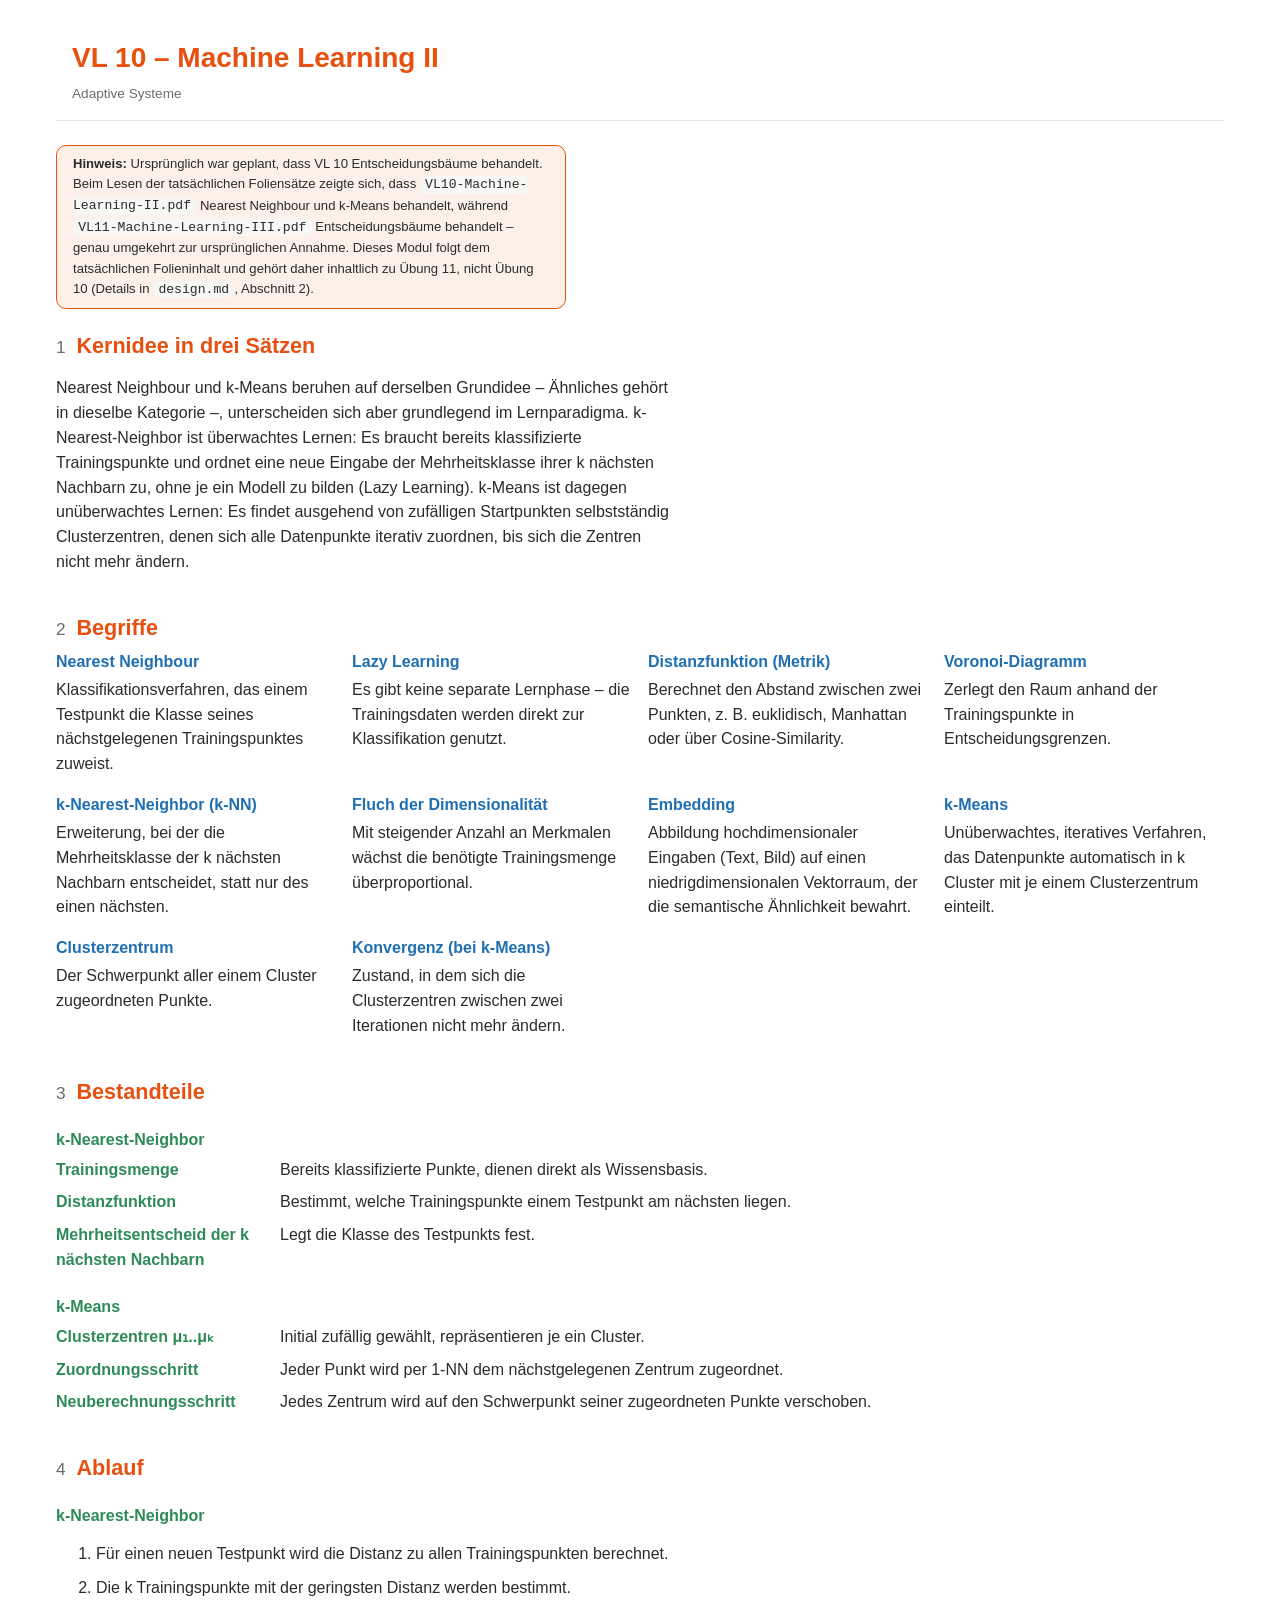
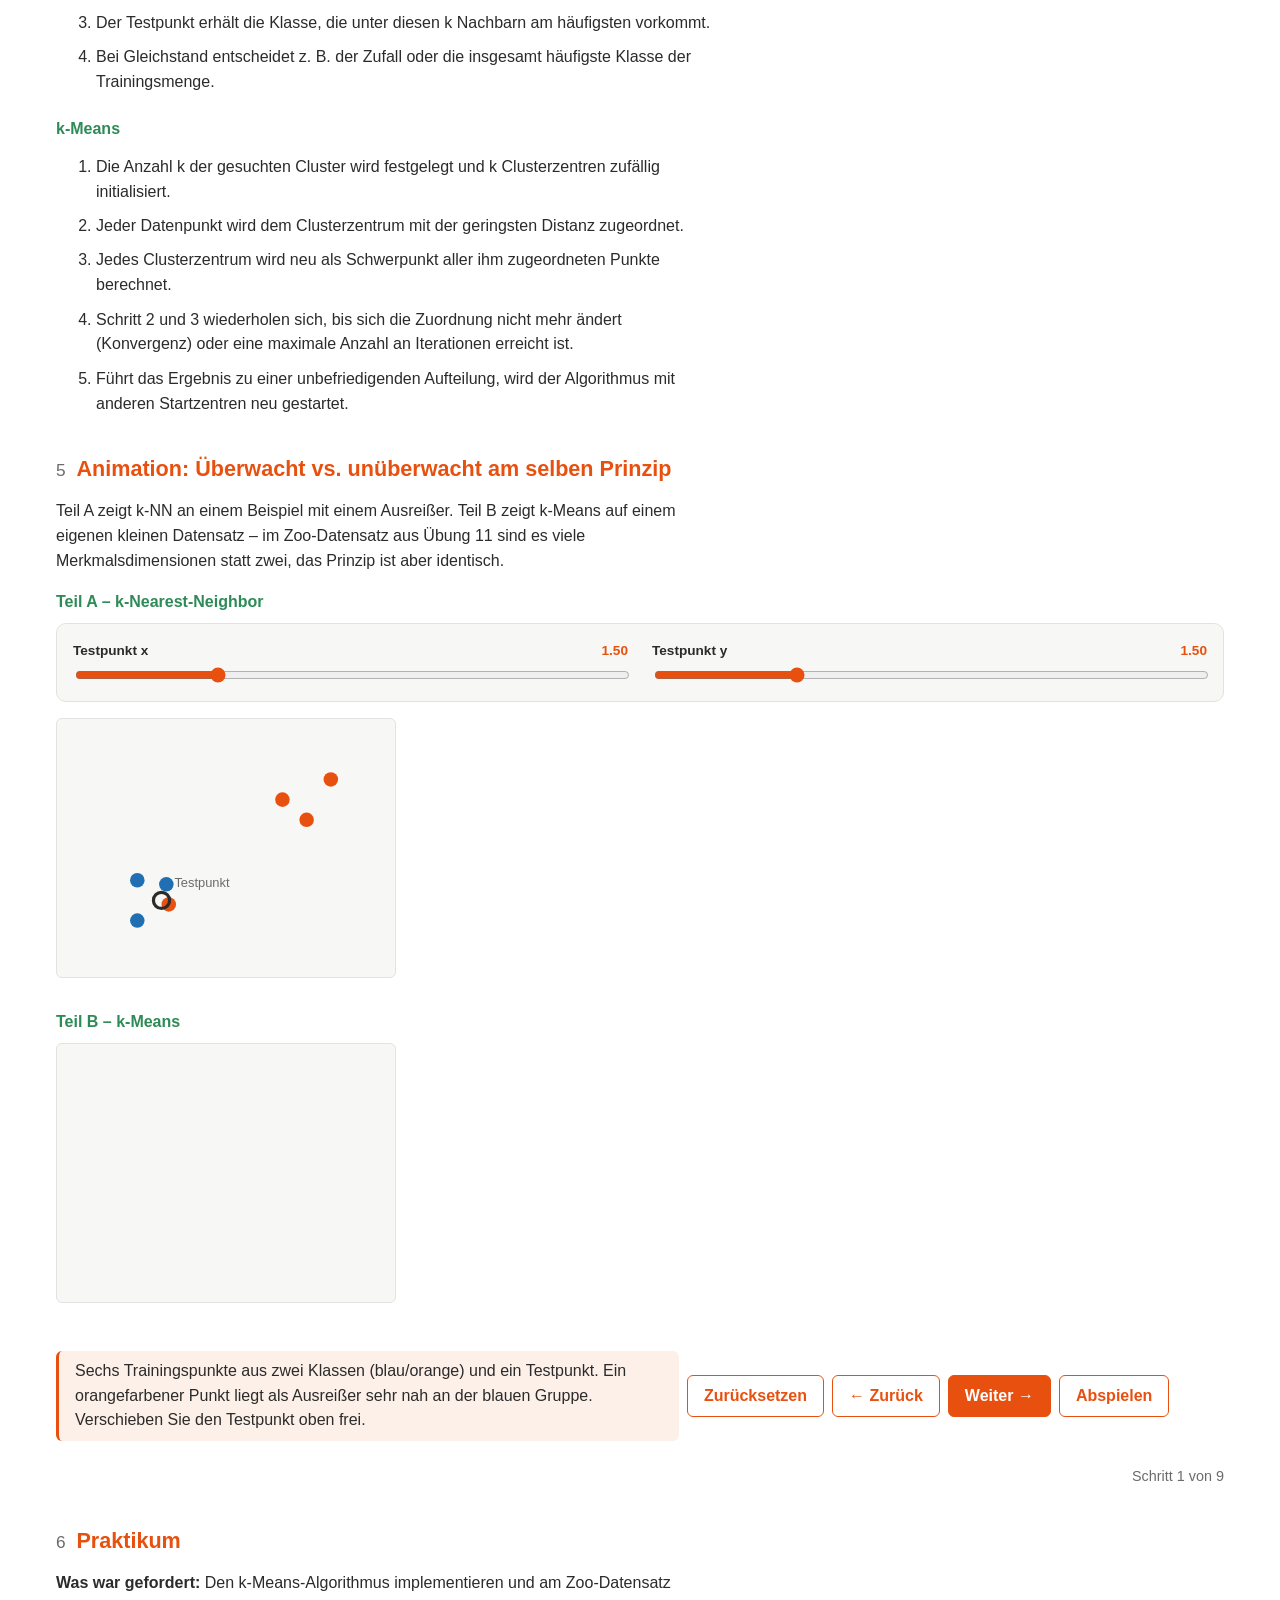
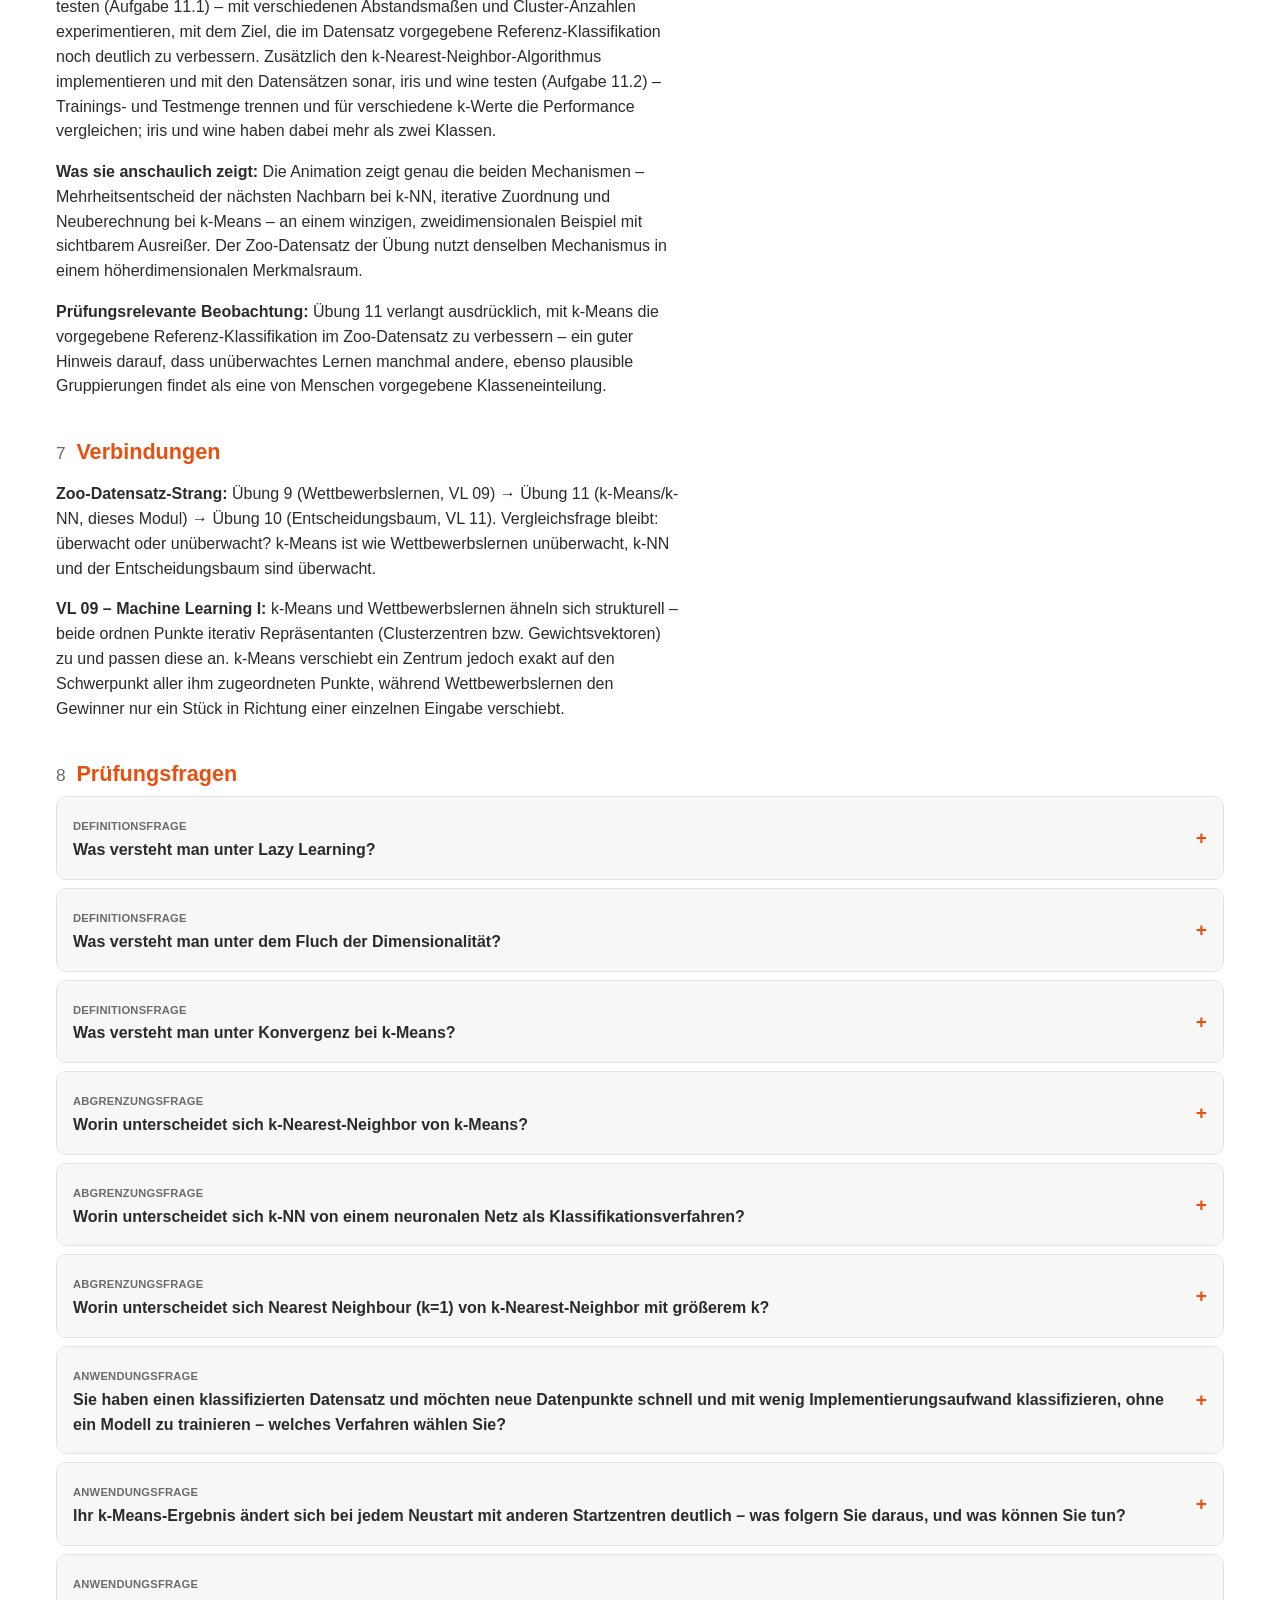
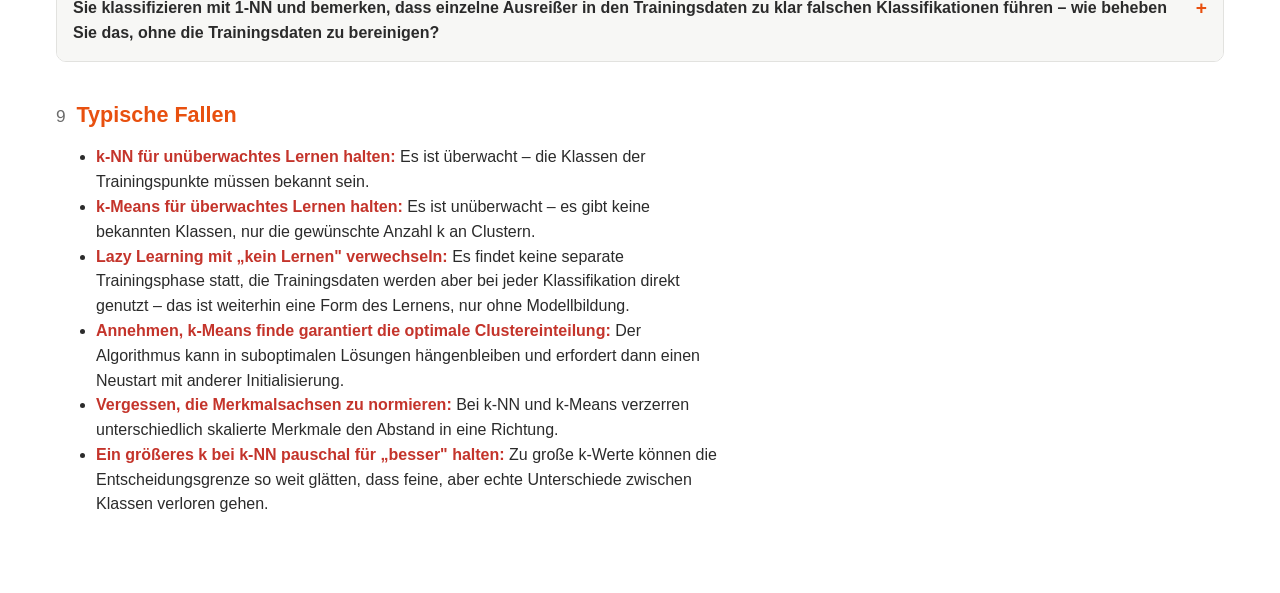
<file: lectures/vl10-machine-learning-ii.html>
<!doctype html>
<html lang="de">
<head>
  <meta charset="utf-8">
  <meta name="viewport" content="width=device-width, initial-scale=1">
  <title>VL 10 – Machine Learning II · Adaptive Systeme</title>
  <link rel="stylesheet" href="../assets/theme.css">
  <style>
    /* Modulspezifisches Layout - nutzt ausschließlich var(--as-*) aus theme.css. */
    .modul-wrapper { max-width: 1200px; margin: 0 auto; padding: var(--as-abstand-l) var(--as-abstand-m) var(--as-abstand-xl); }
    .modul-kopf { display: flex; flex-wrap: wrap; align-items: center; justify-content: space-between; gap: var(--as-abstand-s); padding: var(--as-abstand-m); border-bottom: 1px solid var(--as-rahmen); margin-bottom: var(--as-abstand-l); }
    .modul-kopf__meta { color: var(--as-text-gedaempft); font-size: 0.85rem; margin: 0.2em 0 0; }
    .quelle-link { font-size: 0.8rem; color: var(--as-text-gedaempft); }
    .hinweis-korrektur { background: var(--as-akzent-gedeckt); border: 1px solid var(--as-akzent); border-radius: var(--as-radius-m); padding: var(--as-abstand-s) var(--as-abstand-m); font-size: 0.82rem; margin-bottom: var(--as-abstand-l); }
    section { margin-bottom: var(--as-abstand-xl); }
    section h2 { display: flex; align-items: baseline; gap: 0.5em; }
    section h2 .modul-nr { color: var(--as-text-gedaempft); font-size: 0.8em; font-weight: 400; }
    section h3 { color: var(--as-ablauf); font-size: 1rem; margin-top: var(--as-abstand-l); }
    .begriffe-liste { display: grid; grid-template-columns: repeat(auto-fill, minmax(240px, 1fr)); gap: var(--as-abstand-m); padding: 0; margin: 0; }
    .begriffe-liste dt { font-weight: 600; color: var(--as-begriff); }
    .begriffe-liste dd { margin: 0.2em 0 0; }
    .bestandteile-liste { display: grid; gap: var(--as-abstand-s); margin: 0 0 var(--as-abstand-m); }
    .bestandteil { display: grid; grid-template-columns: 13rem 1fr; gap: var(--as-abstand-m); align-items: start; }
    .bestandteil dt { font-weight: 600; color: var(--as-ablauf); }
    .bestandteil dd { margin: 0; }
    @media (max-width: 520px) { .bestandteil { grid-template-columns: 1fr; } }
    ol.ablauf-liste li { margin-bottom: 0.6em; }

    /* ---------- Animation ---------- */
    .ea-teil { margin-bottom: var(--as-abstand-l); }
    .ea-teil__titel { font-weight: 600; color: var(--as-ablauf); margin-bottom: var(--as-abstand-s); }

    .ml-svg { width: 100%; max-width: 340px; height: 260px; background: var(--as-flaeche-erhoeht); border: 1px solid var(--as-rahmen); border-radius: var(--as-radius-s); }
    .ml-punkt-a { fill: var(--as-begriff); }
    .ml-punkt-b { fill: var(--as-akzent); }
    .ml-punkt-unbekannt { fill: var(--as-text-gedaempft); }
    .ml-punkt--hervor { stroke: var(--as-ablauf); stroke-width: 2.5; }
    .ml-testpunkt { fill: none; stroke: var(--as-text); stroke-width: 2; }
    .ml-linie { stroke: var(--as-rahmen); stroke-width: 1; }
    .ml-linie--hervor { stroke: var(--as-ablauf); stroke-width: 1.6; }
    .ml-zentrum { stroke: var(--as-text); stroke-width: 2; fill: var(--as-flaeche); }
    .ml-zentrum--alt { opacity: 0.35; stroke-dasharray: 3 2; }
    .ml-text { font-size: 8px; fill: var(--as-text-gedaempft); }
    .ml-werte { margin-top: var(--as-abstand-s); font-size: 0.82rem; }
    .ml-werte div { margin-bottom: 0.2em; }
    .ml-werte .ergebnis { color: var(--as-akzent); font-weight: 600; }
  </style>
</head>
<body>
  <div class="modul-wrapper">
    <header class="modul-kopf">
      <div>
        <h1>VL 10 – Machine Learning II</h1>
        <p class="modul-kopf__meta">Adaptive Systeme</p>
      </div>
    </header>

    <p class="hinweis-korrektur">
      <strong>Hinweis:</strong> Ursprünglich war geplant, dass VL 10 Entscheidungsbäume
      behandelt. Beim Lesen der tatsächlichen Foliensätze zeigte sich, dass
      <code>VL10-Machine-Learning-II.pdf</code> Nearest Neighbour und k-Means behandelt,
      während <code>VL11-Machine-Learning-III.pdf</code> Entscheidungsbäume behandelt –
      genau umgekehrt zur ursprünglichen Annahme. Dieses Modul folgt dem tatsächlichen
      Folieninhalt und gehört daher inhaltlich zu Übung 11, nicht Übung 10 (Details in
      <code>design.md</code>, Abschnitt 2).
    </p>

    <section id="kernidee">
      <h2><span class="modul-nr">1</span> Kernidee in drei Sätzen</h2>
      <p>
        Nearest Neighbour und k-Means beruhen auf derselben Grundidee – Ähnliches gehört
        in dieselbe Kategorie –, unterscheiden sich aber grundlegend im Lernparadigma.
        k-Nearest-Neighbor ist überwachtes Lernen: Es braucht bereits klassifizierte
        Trainingspunkte und ordnet eine neue Eingabe der Mehrheitsklasse ihrer k
        nächsten Nachbarn zu, ohne je ein Modell zu bilden (Lazy Learning). k-Means ist
        dagegen unüberwachtes Lernen: Es findet ausgehend von zufälligen Startpunkten
        selbstständig Clusterzentren, denen sich alle Datenpunkte iterativ zuordnen, bis
        sich die Zentren nicht mehr ändern.
      </p>
    </section>

    <section id="begriffe">
      <h2><span class="modul-nr">2</span> Begriffe</h2>
      <dl class="begriffe-liste">
        <div><dt>Nearest Neighbour</dt><dd>Klassifikationsverfahren, das einem Testpunkt die Klasse seines nächstgelegenen Trainingspunktes zuweist.</dd></div>
        <div><dt>Lazy Learning</dt><dd>Es gibt keine separate Lernphase – die Trainingsdaten werden direkt zur Klassifikation genutzt.</dd></div>
        <div><dt>Distanzfunktion (Metrik)</dt><dd>Berechnet den Abstand zwischen zwei Punkten, z. B. euklidisch, Manhattan oder über Cosine-Similarity.</dd></div>
        <div><dt>Voronoi-Diagramm</dt><dd>Zerlegt den Raum anhand der Trainingspunkte in Entscheidungsgrenzen.</dd></div>
        <div><dt>k-Nearest-Neighbor (k-NN)</dt><dd>Erweiterung, bei der die Mehrheitsklasse der k nächsten Nachbarn entscheidet, statt nur des einen nächsten.</dd></div>
        <div><dt>Fluch der Dimensionalität</dt><dd>Mit steigender Anzahl an Merkmalen wächst die benötigte Trainingsmenge überproportional.</dd></div>
        <div><dt>Embedding</dt><dd>Abbildung hochdimensionaler Eingaben (Text, Bild) auf einen niedrigdimensionalen Vektorraum, der die semantische Ähnlichkeit bewahrt.</dd></div>
        <div><dt>k-Means</dt><dd>Unüberwachtes, iteratives Verfahren, das Datenpunkte automatisch in k Cluster mit je einem Clusterzentrum einteilt.</dd></div>
        <div><dt>Clusterzentrum</dt><dd>Der Schwerpunkt aller einem Cluster zugeordneten Punkte.</dd></div>
        <div><dt>Konvergenz (bei k-Means)</dt><dd>Zustand, in dem sich die Clusterzentren zwischen zwei Iterationen nicht mehr ändern.</dd></div>
      </dl>
    </section>

    <section id="bestandteile">
      <h2><span class="modul-nr">3</span> Bestandteile</h2>

      <h3>k-Nearest-Neighbor</h3>
      <dl class="bestandteile-liste">
        <div class="bestandteil"><dt>Trainingsmenge</dt><dd>Bereits klassifizierte Punkte, dienen direkt als Wissensbasis.</dd></div>
        <div class="bestandteil"><dt>Distanzfunktion</dt><dd>Bestimmt, welche Trainingspunkte einem Testpunkt am nächsten liegen.</dd></div>
        <div class="bestandteil"><dt>Mehrheitsentscheid der k nächsten Nachbarn</dt><dd>Legt die Klasse des Testpunkts fest.</dd></div>
      </dl>

      <h3>k-Means</h3>
      <dl class="bestandteile-liste">
        <div class="bestandteil"><dt>Clusterzentren μ₁..μₖ</dt><dd>Initial zufällig gewählt, repräsentieren je ein Cluster.</dd></div>
        <div class="bestandteil"><dt>Zuordnungsschritt</dt><dd>Jeder Punkt wird per 1-NN dem nächstgelegenen Zentrum zugeordnet.</dd></div>
        <div class="bestandteil"><dt>Neuberechnungsschritt</dt><dd>Jedes Zentrum wird auf den Schwerpunkt seiner zugeordneten Punkte verschoben.</dd></div>
      </dl>
    </section>

    <section id="ablauf">
      <h2><span class="modul-nr">4</span> Ablauf</h2>

      <h3>k-Nearest-Neighbor</h3>
      <ol class="ablauf-liste">
        <li>Für einen neuen Testpunkt wird die Distanz zu allen Trainingspunkten berechnet.</li>
        <li>Die k Trainingspunkte mit der geringsten Distanz werden bestimmt.</li>
        <li>Der Testpunkt erhält die Klasse, die unter diesen k Nachbarn am häufigsten vorkommt.</li>
        <li>Bei Gleichstand entscheidet z. B. der Zufall oder die insgesamt häufigste Klasse der Trainingsmenge.</li>
      </ol>

      <h3>k-Means</h3>
      <ol class="ablauf-liste">
        <li>Die Anzahl k der gesuchten Cluster wird festgelegt und k Clusterzentren zufällig initialisiert.</li>
        <li>Jeder Datenpunkt wird dem Clusterzentrum mit der geringsten Distanz zugeordnet.</li>
        <li>Jedes Clusterzentrum wird neu als Schwerpunkt aller ihm zugeordneten Punkte berechnet.</li>
        <li>Schritt 2 und 3 wiederholen sich, bis sich die Zuordnung nicht mehr ändert (Konvergenz) oder eine maximale Anzahl an Iterationen erreicht ist.</li>
        <li>Führt das Ergebnis zu einer unbefriedigenden Aufteilung, wird der Algorithmus mit anderen Startzentren neu gestartet.</li>
      </ol>
    </section>

    <section id="animation">
      <h2><span class="modul-nr">5</span> Animation: Überwacht vs. unüberwacht am selben Prinzip</h2>
      <p>
        Teil A zeigt k-NN an einem Beispiel mit einem Ausreißer. Teil B zeigt k-Means auf
        einem eigenen kleinen Datensatz – im Zoo-Datensatz aus Übung 11 sind es viele
        Merkmalsdimensionen statt zwei, das Prinzip ist aber identisch.
      </p>

      <div class="ea-teil" id="teil-knn">
        <div class="ea-teil__titel">Teil A – k-Nearest-Neighbor</div>
        <div class="as-regler-gruppe">
          <div class="as-regler">
            <label for="knn-x-regler">Testpunkt x <output id="knn-x-wert">1.50</output></label>
            <input type="range" id="knn-x-regler" min="0" max="6" step="0.1" value="1.5">
          </div>
          <div class="as-regler">
            <label for="knn-y-regler">Testpunkt y <output id="knn-y-wert">1.50</output></label>
            <input type="range" id="knn-y-regler" min="0" max="6" step="0.1" value="1.5">
          </div>
        </div>
        <svg class="ml-svg" id="knn-svg" viewBox="0 0 200 160"></svg>
        <div class="ml-werte" id="knn-werte"></div>
      </div>

      <div class="ea-teil" id="teil-kmeans">
        <div class="ea-teil__titel">Teil B – k-Means</div>
        <svg class="ml-svg" id="km-svg" viewBox="0 0 200 160"></svg>
        <div class="ml-werte" id="km-werte"></div>
      </div>

      <div class="as-step-controller">
        <p class="as-step-text" id="ea-step-text" aria-live="polite"></p>
        <button class="as-button as-button--sekundaer" type="button" data-action="reset">Zurücksetzen</button>
        <button class="as-button as-button--sekundaer" type="button" data-action="prev">← Zurück</button>
        <button class="as-button" type="button" data-action="next">Weiter →</button>
        <button class="as-button as-button--sekundaer" type="button" data-action="play">Abspielen</button>
        <span class="as-step-zaehler" id="ea-zaehler"></span>
      </div>
    </section>

    <section id="praktikum">
      <h2><span class="modul-nr">6</span> Praktikum</h2>
      <p>
        <strong>Was war gefordert:</strong> Den k-Means-Algorithmus implementieren und am
        Zoo-Datensatz testen (Aufgabe 11.1) – mit verschiedenen Abstandsmaßen und
        Cluster-Anzahlen experimentieren, mit dem Ziel, die im Datensatz vorgegebene
        Referenz-Klassifikation noch deutlich zu verbessern. Zusätzlich den
        k-Nearest-Neighbor-Algorithmus implementieren und mit den Datensätzen sonar,
        iris und wine testen (Aufgabe 11.2) – Trainings- und Testmenge trennen und für
        verschiedene k-Werte die Performance vergleichen; iris und wine haben dabei mehr
        als zwei Klassen.
      </p>
      <p>
        <strong>Was sie anschaulich zeigt:</strong> Die Animation zeigt genau die beiden
        Mechanismen – Mehrheitsentscheid der nächsten Nachbarn bei k-NN, iterative
        Zuordnung und Neuberechnung bei k-Means – an einem winzigen, zweidimensionalen
        Beispiel mit sichtbarem Ausreißer. Der Zoo-Datensatz der Übung nutzt denselben
        Mechanismus in einem höherdimensionalen Merkmalsraum.
      </p>
      <p>
        <strong>Prüfungsrelevante Beobachtung:</strong> Übung 11 verlangt ausdrücklich,
        mit k-Means die vorgegebene Referenz-Klassifikation im Zoo-Datensatz zu
        verbessern – ein guter Hinweis darauf, dass unüberwachtes Lernen manchmal
        andere, ebenso plausible Gruppierungen findet als eine von Menschen vorgegebene
        Klasseneinteilung.
      </p>
    </section>

    <section id="verbindungen">
      <h2><span class="modul-nr">7</span> Verbindungen</h2>
      <p>
        <strong>Zoo-Datensatz-Strang:</strong> Übung 9 (Wettbewerbslernen, VL 09) →
        Übung 11 (k-Means/k-NN, dieses Modul) → Übung 10 (Entscheidungsbaum, VL 11).
        Vergleichsfrage bleibt: überwacht oder unüberwacht? k-Means ist wie
        Wettbewerbslernen unüberwacht, k-NN und der Entscheidungsbaum sind überwacht.
      </p>
      <p>
        <strong>VL 09 – Machine Learning I:</strong> k-Means und Wettbewerbslernen
        ähneln sich strukturell – beide ordnen Punkte iterativ Repräsentanten
        (Clusterzentren bzw. Gewichtsvektoren) zu und passen diese an. k-Means
        verschiebt ein Zentrum jedoch exakt auf den Schwerpunkt aller ihm zugeordneten
        Punkte, während Wettbewerbslernen den Gewinner nur ein Stück in Richtung einer
        einzelnen Eingabe verschiebt.
      </p>
    </section>

    <section id="pruefungsfragen">
      <h2><span class="modul-nr">8</span> Prüfungsfragen</h2>
      <div id="quiz-container">

        <div class="as-quiz-item">
          <button class="as-quiz-frage" type="button">
            <span><span class="as-quiz-typ">Definitionsfrage</span><br>Was versteht man unter Lazy Learning?</span>
          </button>
          <div class="as-quiz-antwort">
            <p>Lazy Learning bezeichnet Verfahren, die keine separate Lernphase
            durchlaufen, in der ein internes Modell aufgebaut wird. Stattdessen werden
            die Trainingsdaten unverändert gespeichert und erst bei jeder einzelnen
            Klassifikationsanfrage direkt herangezogen – bei Nearest Neighbour und k-NN
            etwa durch Berechnung der Distanz zu allen Trainingspunkten. Das steht im
            Gegensatz zu Verfahren wie neuronalen Netzen, die in einer aufwendigen
            Trainingsphase ein Modell bilden und danach sehr schnell klassifizieren.</p>
          </div>
        </div>

        <div class="as-quiz-item">
          <button class="as-quiz-frage" type="button">
            <span><span class="as-quiz-typ">Definitionsfrage</span><br>Was versteht man unter dem Fluch der Dimensionalität?</span>
          </button>
          <div class="as-quiz-antwort">
            <p>Der Fluch der Dimensionalität beschreibt, dass die Anzahl der benötigten
            Trainingsmuster überproportional mit der Anzahl der Merkmale (Dimensionen)
            wächst, um einen Raum ausreichend dicht abzudecken. Ein Beispiel aus der
            Vorlesung: Sind 100 Punkte ausreichend, um den eindimensionalen Raum [0,1]
            abzudecken, wären im zehndimensionalen Raum bereits 100 hoch 10 Punkte
            nötig. Für distanzbasierte Verfahren wie k-NN bedeutet das, dass sie bei
            sehr vielen Merkmalen zunehmend unzuverlässig werden, wenn nicht genügend
            Trainingsdaten vorhanden sind.</p>
          </div>
        </div>

        <div class="as-quiz-item">
          <button class="as-quiz-frage" type="button">
            <span><span class="as-quiz-typ">Definitionsfrage</span><br>Was versteht man unter Konvergenz bei k-Means?</span>
          </button>
          <div class="as-quiz-antwort">
            <p>Konvergenz bei k-Means bedeutet, dass sich die Clusterzentren zwischen
            zwei aufeinanderfolgenden Iterationen nicht mehr ändern – jeder Punkt wird
            weiterhin demselben Zentrum zugeordnet wie zuvor, sodass die Neuberechnung
            der Schwerpunkte dieselben Positionen liefert wie im vorherigen Schritt. Der
            Algorithmus terminiert dann und gibt die aktuellen Zentren als Ergebnis
            zurück. Konvergiert der Algorithmus nicht, sondern oszilliert das Ergebnis
            zwischen mehreren Zuständen, muss nach einer festgelegten Anzahl an
            Iterationen abgebrochen werden.</p>
          </div>
        </div>

        <div class="as-quiz-item">
          <button class="as-quiz-frage" type="button">
            <span><span class="as-quiz-typ">Abgrenzungsfrage</span><br>Worin unterscheidet sich k-Nearest-Neighbor von k-Means?</span>
          </button>
          <div class="as-quiz-antwort">
            <p>k-Nearest-Neighbor ist ein überwachtes Klassifikationsverfahren: Es
            benötigt bereits klassifizierte Trainingspunkte und ordnet einem neuen
            Testpunkt die Mehrheitsklasse seiner k nächsten Nachbarn zu, ohne jemals ein
            Modell zu verändern. k-Means ist dagegen ein unüberwachtes Verfahren: Es
            kennt keine vorgegebenen Klassen, sondern nur die gewünschte Anzahl k an
            Clustern, und findet iterativ selbst Clusterzentren, denen sich die
            Datenpunkte zuordnen. Beide nutzen zwar dasselbe Zuordnungsprinzip über
            Distanzen, aber zu grundsätzlich verschiedenen Zwecken.</p>
          </div>
        </div>

        <div class="as-quiz-item">
          <button class="as-quiz-frage" type="button">
            <span><span class="as-quiz-typ">Abgrenzungsfrage</span><br>Worin unterscheidet sich k-NN von einem neuronalen Netz als Klassifikationsverfahren?</span>
          </button>
          <div class="as-quiz-antwort">
            <p>Ein neuronales Netz betreibt aktives Lernen: Es braucht eine
            Trainingsphase, in der ein internes Modell (die Gewichte) gebildet wird,
            lernt dadurch vergleichsweise langsam, klassifiziert danach aber sehr
            schnell und ist als Black-Box schwer nachvollziehbar. k-NN betreibt
            dagegen Lazy Learning: Es verzichtet auf eine Trainingsphase, lernt also
            sofort, ist aber bei der eigentlichen Klassifikation langsamer, weil jede
            Anfrage alle Trainingspunkte einbezieht – dafür ist die Entscheidungsgrundlage
            transparent und leicht nachvollziehbar.</p>
          </div>
        </div>

        <div class="as-quiz-item">
          <button class="as-quiz-frage" type="button">
            <span><span class="as-quiz-typ">Abgrenzungsfrage</span><br>Worin unterscheidet sich Nearest Neighbour (k=1) von k-Nearest-Neighbor mit größerem k?</span>
          </button>
          <div class="as-quiz-antwort">
            <p>Bei Nearest Neighbour mit k=1 bestimmt ausschließlich der eine
            nächstgelegene Trainingspunkt die Klasse des Testpunkts – ein einzelner
            Ausreißer in den Trainingsdaten kann dadurch direkt zu einer
            Fehlklassifikation führen. Bei größerem k entscheidet stattdessen die
            Mehrheitsklasse mehrerer naher Nachbarn, wodurch ein einzelner Ausreißer
            überstimmt werden kann. Ein zu großes k kann allerdings die
            Entscheidungsgrenze so weit glätten, dass auch echte, feine Unterschiede
            zwischen Klassen verloren gehen – die Wahl von k ist deshalb laut Vorlesung
            nicht trivial.</p>
          </div>
        </div>

        <div class="as-quiz-item">
          <button class="as-quiz-frage" type="button">
            <span><span class="as-quiz-typ">Anwendungsfrage</span><br>Sie haben einen klassifizierten Datensatz und möchten neue Datenpunkte schnell und mit wenig Implementierungsaufwand klassifizieren, ohne ein Modell zu trainieren – welches Verfahren wählen Sie?</span>
          </button>
          <div class="as-quiz-antwort">
            <p>Dafür eignet sich k-Nearest-Neighbor besonders gut, da es als Lazy
            Learning ohne separate, aufwendige Trainingsphase auskommt – die
            Trainingsdaten werden direkt zur Klassifikation genutzt. Die Implementierung
            ist mit einer Distanzfunktion und einer Mehrheitsentscheidung über die k
            nächsten Nachbarn vergleichsweise einfach. Ich müsste dabei aber
            berücksichtigen, dass die Klassifikation selbst bei sehr großen
            Trainingsmengen langsamer wird, da jede Anfrage potenziell alle
            Trainingspunkte einbezieht.</p>
          </div>
        </div>

        <div class="as-quiz-item">
          <button class="as-quiz-frage" type="button">
            <span><span class="as-quiz-typ">Anwendungsfrage</span><br>Ihr k-Means-Ergebnis ändert sich bei jedem Neustart mit anderen Startzentren deutlich – was folgern Sie daraus, und was können Sie tun?</span>
          </button>
          <div class="as-quiz-antwort">
            <p>Das deutet darauf hin, dass der Algorithmus abhängig von der
            Initialisierung in unterschiedlichen, vermutlich suboptimalen Lösungen
            hängenbleibt – ein bekanntes Problem von k-Means. Ich würde den Algorithmus
            mehrfach mit unterschiedlichen, zufälligen Startzentren laufen lassen und
            das Ergebnis mit der insgesamt geringsten Streuung innerhalb der Cluster
            auswählen. Zusätzlich würde ich prüfen, ob die Anzahl k der Cluster
            überhaupt zu den tatsächlichen Daten passt, etwa mithilfe des
            Silhouettenkoeffizienten.</p>
          </div>
        </div>

        <div class="as-quiz-item">
          <button class="as-quiz-frage" type="button">
            <span><span class="as-quiz-typ">Anwendungsfrage</span><br>Sie klassifizieren mit 1-NN und bemerken, dass einzelne Ausreißer in den Trainingsdaten zu klar falschen Klassifikationen führen – wie beheben Sie das, ohne die Trainingsdaten zu bereinigen?</span>
          </button>
          <div class="as-quiz-antwort">
            <p>Ich würde von reinem Nearest Neighbour (k=1) auf k-Nearest-Neighbor mit
            einem größeren k wechseln. Dadurch entscheidet nicht mehr ein einzelner,
            möglicherweise verrauschter Trainingspunkt über die Klasse, sondern die
            Mehrheit mehrerer naher Nachbarn, wodurch ein einzelner Ausreißer
            überstimmt wird. Dabei würde ich k nicht zu groß wählen, da sonst auch echte
            Unterschiede zwischen benachbarten Klassen verloren gehen könnten – die
            passende Größe würde ich experimentell über eine Testmenge bestimmen.</p>
          </div>
        </div>

      </div>
    </section>

    <section id="typische-fallen">
      <h2><span class="modul-nr">9</span> Typische Fallen</h2>
      <ul>
        <li><span class="as-achtung">k-NN für unüberwachtes Lernen halten:</span> Es ist
        überwacht – die Klassen der Trainingspunkte müssen bekannt sein.</li>
        <li><span class="as-achtung">k-Means für überwachtes Lernen halten:</span> Es
        ist unüberwacht – es gibt keine bekannten Klassen, nur die gewünschte Anzahl k
        an Clustern.</li>
        <li><span class="as-achtung">Lazy Learning mit „kein Lernen" verwechseln:</span>
        Es findet keine separate Trainingsphase statt, die Trainingsdaten werden aber
        bei jeder Klassifikation direkt genutzt – das ist weiterhin eine Form des
        Lernens, nur ohne Modellbildung.</li>
        <li><span class="as-achtung">Annehmen, k-Means finde garantiert die optimale
        Clustereinteilung:</span> Der Algorithmus kann in suboptimalen Lösungen
        hängenbleiben und erfordert dann einen Neustart mit anderer Initialisierung.</li>
        <li><span class="as-achtung">Vergessen, die Merkmalsachsen zu
        normieren:</span> Bei k-NN und k-Means verzerren unterschiedlich skalierte
        Merkmale den Abstand in eine Richtung.</li>
        <li><span class="as-achtung">Ein größeres k bei k-NN pauschal für „besser"
        halten:</span> Zu große k-Werte können die Entscheidungsgrenze so weit glätten,
        dass feine, aber echte Unterschiede zwischen Klassen verloren gehen.</li>
      </ul>
    </section>
  </div>

  <script src="../assets/module.js"></script>
  <script>
    (function () {
      "use strict";

      var NS = "http://www.w3.org/2000/svg";
      function svgEl(tag, attrs) {
        var el = document.createElementNS(NS, tag);
        for (var k in attrs) el.setAttribute(k, attrs[k]);
        return el;
      }
      function dist(a, b) { return Math.hypot(a[0] - b[0], a[1] - b[1]); }
      function xPx(x) { return 15 + x * 30; }
      function yPx(y) { return 150 - y * 25; }

      // ---------- Teil A: k-NN ----------

      var KLASSE_A = [[1, 1], [1.6, 1.9], [1, 2]];
      var KLASSE_B = [[4, 4], [4.5, 3.5], [5, 4.5], [1.65, 1.4]];
      var TESTPUNKT = [1.5, 1.5];

      function alleKnnPunkte() {
        return KLASSE_A.map(function (p) { return { p: p, klasse: "a" }; })
          .concat(KLASSE_B.map(function (p) { return { p: p, klasse: "b" }; }))
          .map(function (e) { e.d = dist(e.p, TESTPUNKT); return e; })
          .sort(function (x, y) { return x.d - y.d; });
      }

      function renderKnn(step) {
        var svg = document.getElementById("knn-svg");
        while (svg.firstChild) svg.removeChild(svg.firstChild);
        var sortiert = alleKnnPunkte();

        var hervorAnzahl = step === 2 ? 1 : step === 3 ? 3 : 0;
        sortiert.forEach(function (e, i) {
          if (i < hervorAnzahl) {
            svg.appendChild(svgEl("line", { x1: xPx(TESTPUNKT[0]), y1: yPx(TESTPUNKT[1]), x2: xPx(e.p[0]), y2: yPx(e.p[1]), class: "ml-linie--hervor" }));
          }
        });

        sortiert.forEach(function (e, i) {
          var hervor = i < hervorAnzahl;
          svg.appendChild(svgEl("circle", {
            cx: xPx(e.p[0]), cy: yPx(e.p[1]), r: hervor ? 6 : 4.5,
            class: "ml-punkt-" + e.klasse + (hervor ? " ml-punkt--hervor" : "")
          }));
        });

        svg.appendChild(svgEl("circle", { cx: xPx(TESTPUNKT[0]), cy: yPx(TESTPUNKT[1]), r: 5, class: "ml-testpunkt" }));
        svg.appendChild(svgEl("text", { x: xPx(TESTPUNKT[0]) + 8, y: yPx(TESTPUNKT[1]) - 8, class: "ml-text" })).textContent = "Testpunkt";

        var werte = document.getElementById("knn-werte");
        werte.innerHTML = "";
        var zeilen = [];
        if (step >= 1) {
          zeilen.push("Distanzen sortiert: " + sortiert.map(function (e) { return e.klasse.toUpperCase() + "(" + e.d.toFixed(2) + ")"; }).join(", "));
        }
        if (step === 2) {
          zeilen.push("<span class='ergebnis'>k=1: nächster Nachbar ist Klasse " + sortiert[0].klasse.toUpperCase() + ".</span>");
        }
        if (step === 3) {
          var top3 = sortiert.slice(0, 3);
          var countA = top3.filter(function (e) { return e.klasse === "a"; }).length;
          var countB = top3.filter(function (e) { return e.klasse === "b"; }).length;
          var mehrheitsklasse = countA > countB ? "A" : "B";
          zeilen.push("k=3 nächste Nachbarn: " + top3.map(function (e) { return e.klasse.toUpperCase(); }).join(", ") + " – Mehrheit A=" + countA + ", B=" + countB);
          zeilen.push("<span class='ergebnis'>k=3: Mehrheitsklasse " + mehrheitsklasse + (mehrheitsklasse !== sortiert[0].klasse.toUpperCase() ? " – überstimmt den nächsten Einzelnachbarn." : " – stimmt hier mit dem nächsten Einzelnachbarn überein.") + "</span>");
        }
        zeilen.forEach(function (t) {
          var div = document.createElement("div");
          div.innerHTML = t;
          werte.appendChild(div);
        });
      }

      // ---------- Teil B: k-Means ----------

      var PUNKTE = [[1, 1], [1.5, 1.5], [1, 2], [5, 5], [5.5, 4.5], [5, 6]];
      var START_MU = [[2, 4], [4, 2]];

      function berechneKmIteration(mu) {
        var cluster0 = [], cluster1 = [];
        PUNKTE.forEach(function (p) {
          (dist(p, mu[0]) <= dist(p, mu[1]) ? cluster0 : cluster1).push(p);
        });
        function mean(pts) {
          if (!pts.length) return null;
          var sx = 0, sy = 0;
          pts.forEach(function (p) { sx += p[0]; sy += p[1]; });
          return [sx / pts.length, sy / pts.length];
        }
        return { cluster0: cluster0, cluster1: cluster1, neuMu: [mean(cluster0) || mu[0], mean(cluster1) || mu[1]] };
      }

      function zeichneKmZustand(svg, mu, zuordnung, alteMu) {
        while (svg.firstChild) svg.removeChild(svg.firstChild);
        if (alteMu) {
          alteMu.forEach(function (m) {
            svg.appendChild(svgEl("circle", { cx: xPx(m[0]), cy: yPx(m[1]), r: 7, class: "ml-zentrum ml-zentrum--alt" }));
          });
        }
        PUNKTE.forEach(function (p) {
          var klasse = zuordnung ? (zuordnung.cluster0.indexOf(p) !== -1 ? "a" : "b") : "unbekannt";
          svg.appendChild(svgEl("circle", { cx: xPx(p[0]), cy: yPx(p[1]), r: 4.5, class: "ml-punkt-" + klasse }));
        });
        mu.forEach(function (m, i) {
          svg.appendChild(svgEl("circle", { cx: xPx(m[0]), cy: yPx(m[1]), r: 7, class: "ml-zentrum" }));
          svg.appendChild(svgEl("text", { x: xPx(m[0]) + 9, y: yPx(m[1]) + 3, class: "ml-text" })).textContent = "μ" + i;
        });
      }

      function renderKmeans(step) {
        var svg = document.getElementById("km-svg");
        var werte = document.getElementById("km-werte");
        werte.innerHTML = "";
        var zeilen = [];

        if (step < 4) { while (svg.firstChild) svg.removeChild(svg.firstChild); return; }

        if (step === 4) {
          zeichneKmZustand(svg, START_MU, null, null);
          zeilen.push("Zwei absichtlich ungünstig platzierte Startzentren μ₀ und μ₁.");
        } else if (step === 5) {
          var it0 = berechneKmIteration(START_MU);
          zeichneKmZustand(svg, START_MU, it0, null);
          zeilen.push("Zuordnung 1: μ₀ gewinnt " + it0.cluster0.length + " von 6 Punkten, μ₁ nur " + it0.cluster1.length + ".");
        } else if (step === 6) {
          var it0b = berechneKmIteration(START_MU);
          zeichneKmZustand(svg, it0b.neuMu, it0b, START_MU);
          zeilen.push("Neuberechnung 1: μ₀=(" + it0b.neuMu[0].map(function (v) { return v.toFixed(2); }).join(",") + "), μ₁=(" + it0b.neuMu[1].map(function (v) { return v.toFixed(2); }).join(",") + ")");
        } else if (step === 7) {
          var it0c = berechneKmIteration(START_MU);
          var it1 = berechneKmIteration(it0c.neuMu);
          zeichneKmZustand(svg, it0c.neuMu, it1, null);
          zeilen.push("Zuordnung 2 mit den neuen Zentren: μ₀ bekommt " + it1.cluster0.length + ", μ₁ bekommt " + it1.cluster1.length + " Punkte – die beiden natürlichen Gruppen trennen sich.");
        } else if (step >= 8) {
          var it0d = berechneKmIteration(START_MU);
          var it1d = berechneKmIteration(it0d.neuMu);
          var it2 = berechneKmIteration(it1d.neuMu);
          zeichneKmZustand(svg, it1d.neuMu, it2, it0d.neuMu);
          var unveraendert = it2.cluster0.length === it1d.cluster0.length;
          zeilen.push("Neuberechnung 2: μ₀=(" + it1d.neuMu[0].map(function (v) { return v.toFixed(2); }).join(",") + "), μ₁=(" + it1d.neuMu[1].map(function (v) { return v.toFixed(2); }).join(",") + ")");
          zeilen.push("<span class='ergebnis'>Eine erneute Zuordnung ändert nichts mehr – der Algorithmus ist konvergiert.</span>");
        }

        zeilen.forEach(function (t) {
          var div = document.createElement("div");
          div.innerHTML = t;
          werte.appendChild(div);
        });
      }

      // ---------- Schrittsteuerung ----------

      function baueSchritte() {
        var sortiert = alleKnnPunkte();
        var top3 = sortiert.slice(0, 3);
        var countA = top3.filter(function (e) { return e.klasse === "a"; }).length;
        var countB = top3.filter(function (e) { return e.klasse === "b"; }).length;
        return [
          "Sechs Trainingspunkte aus zwei Klassen (blau/orange) und ein Testpunkt. Ein orangefarbener Punkt liegt als Ausreißer sehr nah an der blauen Gruppe. Verschieben Sie den Testpunkt oben frei.",
          "Die Distanz vom Testpunkt zu allen sechs Trainingspunkten wird berechnet und sortiert.",
          "Nearest Neighbour (k=1) wählt nur den allernächsten Punkt – aktuell Klasse " + sortiert[0].klasse.toUpperCase() + ".",
          "k-Nearest-Neighbor mit k=3 lässt die drei nächsten Punkte abstimmen (aktuell A=" + countA + ", B=" + countB + ") – bei einem in der Nähe liegenden Ausreißer überstimmt die Mehrheit ihn oft.",
          "Für k-Means: sechs unbeschriftete Punkte, die zwei natürliche Gruppen bilden, plus zwei absichtlich ungünstig platzierte Startzentren.",
          "Erster Zuordnungsschritt: Jeder Punkt wird per 1-NN dem näheren der beiden Zentren zugeordnet – wegen der schlechten Startposition sehr ungleich verteilt.",
          "Erster Neuberechnungsschritt: Beide Zentren springen auf den Schwerpunkt der ihnen gerade zugeordneten Punkte.",
          "Zweiter Zuordnungsschritt mit den neuen Zentren: Jetzt trennen sich die beiden natürlichen Gruppen bereits korrekt.",
          "Zweiter Neuberechnungsschritt und Konvergenz: Eine weitere Zuordnung würde nichts mehr ändern – k-Means ist fertig."
        ];
      }

      function render(step) {
        renderKnn(Math.min(step, 3));
        renderKmeans(step);

        var schritte = baueSchritte();
        document.getElementById("ea-step-text").textContent = schritte[step];
        document.getElementById("ea-zaehler").textContent = "Schritt " + (step + 1) + " von " + schritte.length;
      }

      document.addEventListener("DOMContentLoaded", function () {
        if (window.ASModule) {
          window.ASModule.initTheme(document.getElementById("as-theme-toggle"));
          window.ASModule.initQuiz("#quiz-container");
        }

        var controller = window.ASModule.createStepController({
          stepCount: 9,
          onRender: render
        });

        document.querySelectorAll("[data-action]").forEach(function (btn) {
          btn.addEventListener("click", function () {
            var action = btn.getAttribute("data-action");
            if (action === "next") controller.next();
            else if (action === "prev") controller.prev();
            else if (action === "reset") controller.reset();
            else if (action === "play") controller.play();
          });
        });

        var xRegler = document.getElementById("knn-x-regler");
        var xWert = document.getElementById("knn-x-wert");
        var yRegler = document.getElementById("knn-y-regler");
        var yWert = document.getElementById("knn-y-wert");
        [xRegler, yRegler].forEach(function (regler) {
          regler.addEventListener("input", function () {
            TESTPUNKT = [Number(xRegler.value), Number(yRegler.value)];
            xWert.textContent = TESTPUNKT[0].toFixed(2);
            yWert.textContent = TESTPUNKT[1].toFixed(2);
            controller.goTo(controller.current());
          });
        });
      });
    })();
  </script>
</body>
</html>
</file>
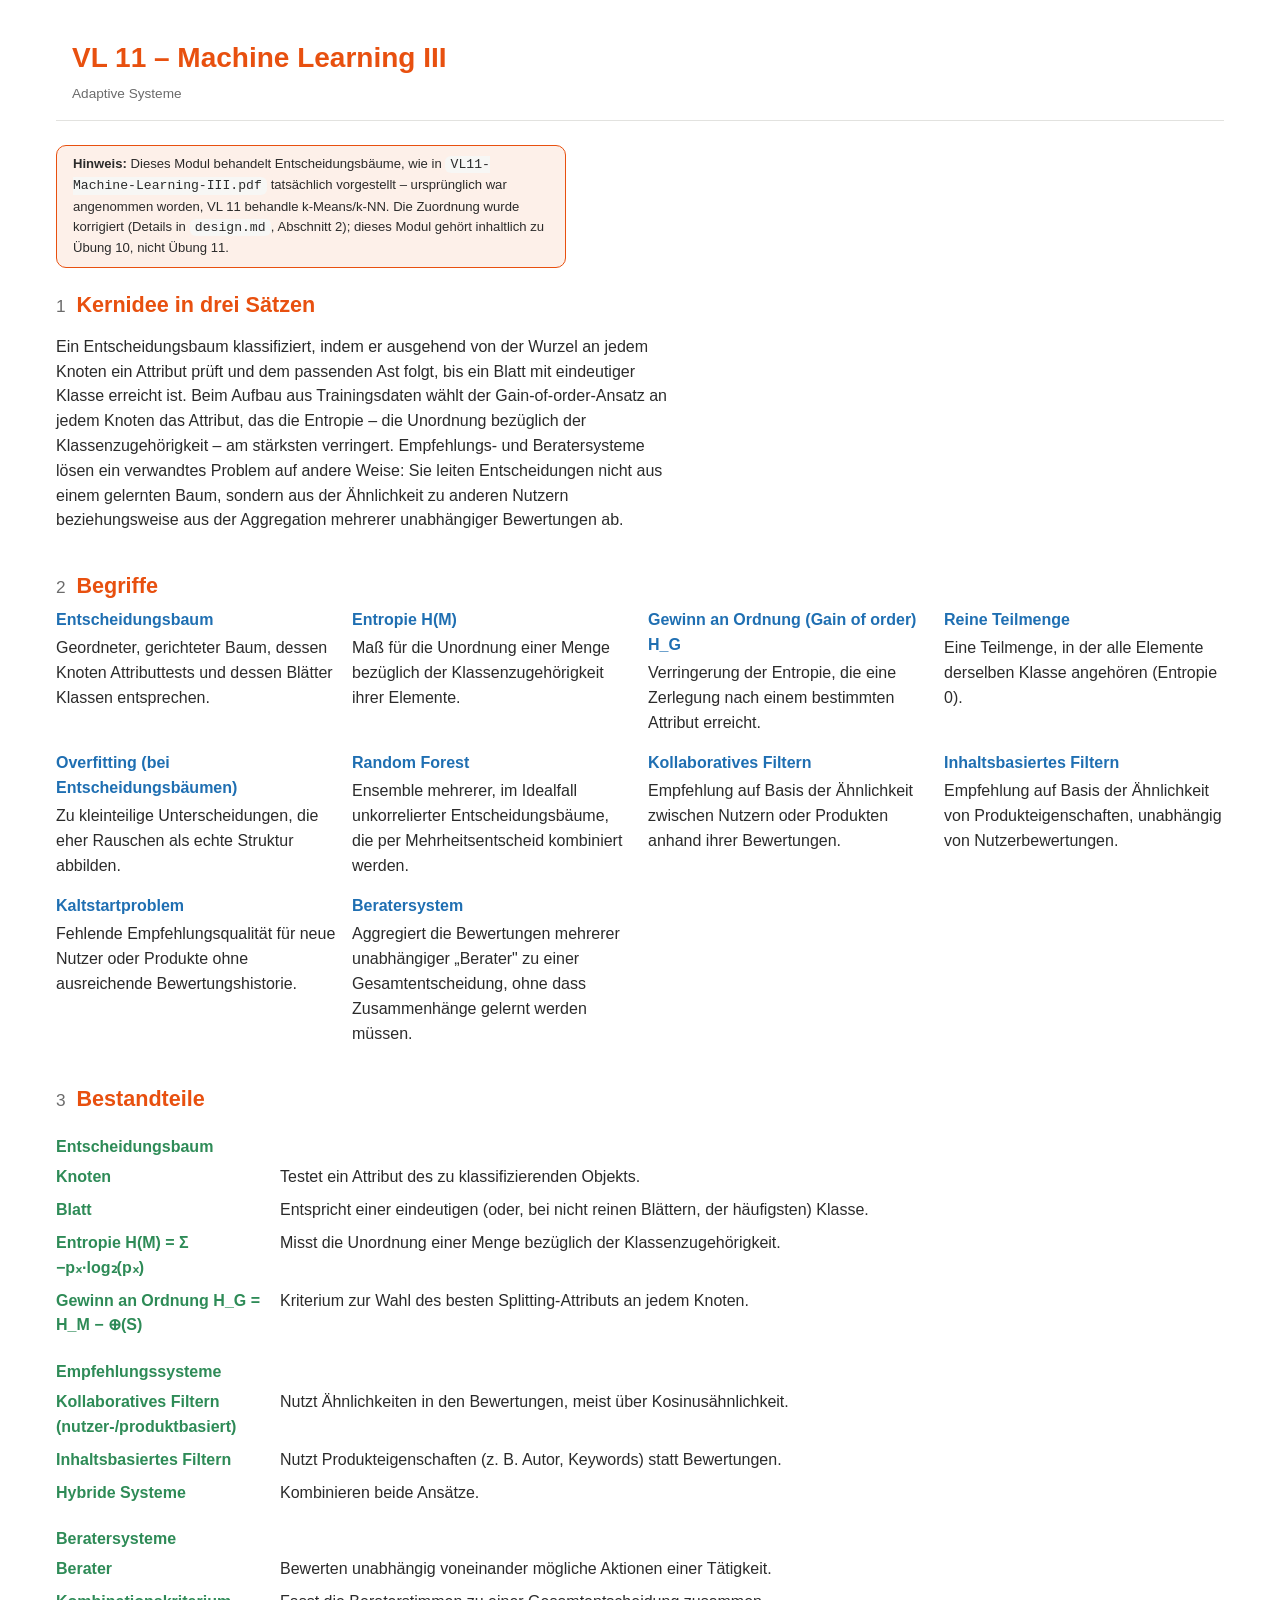
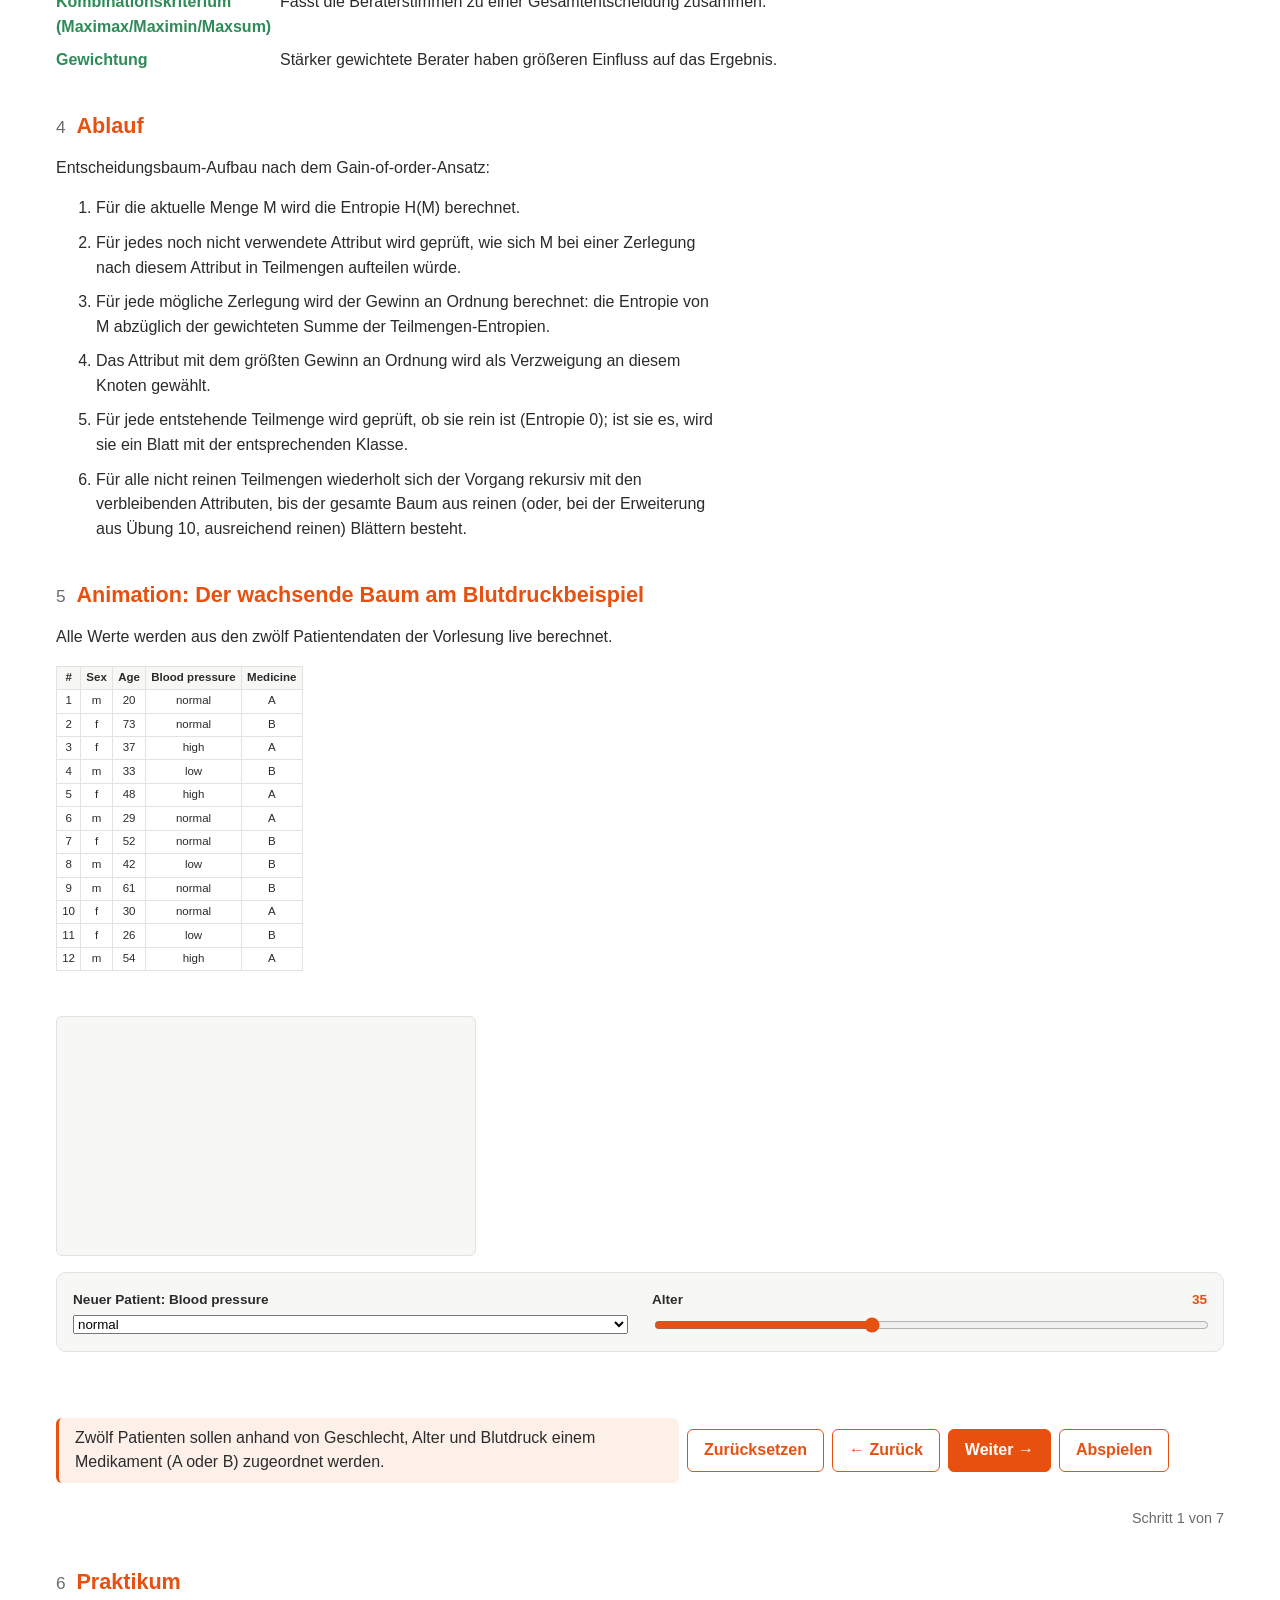
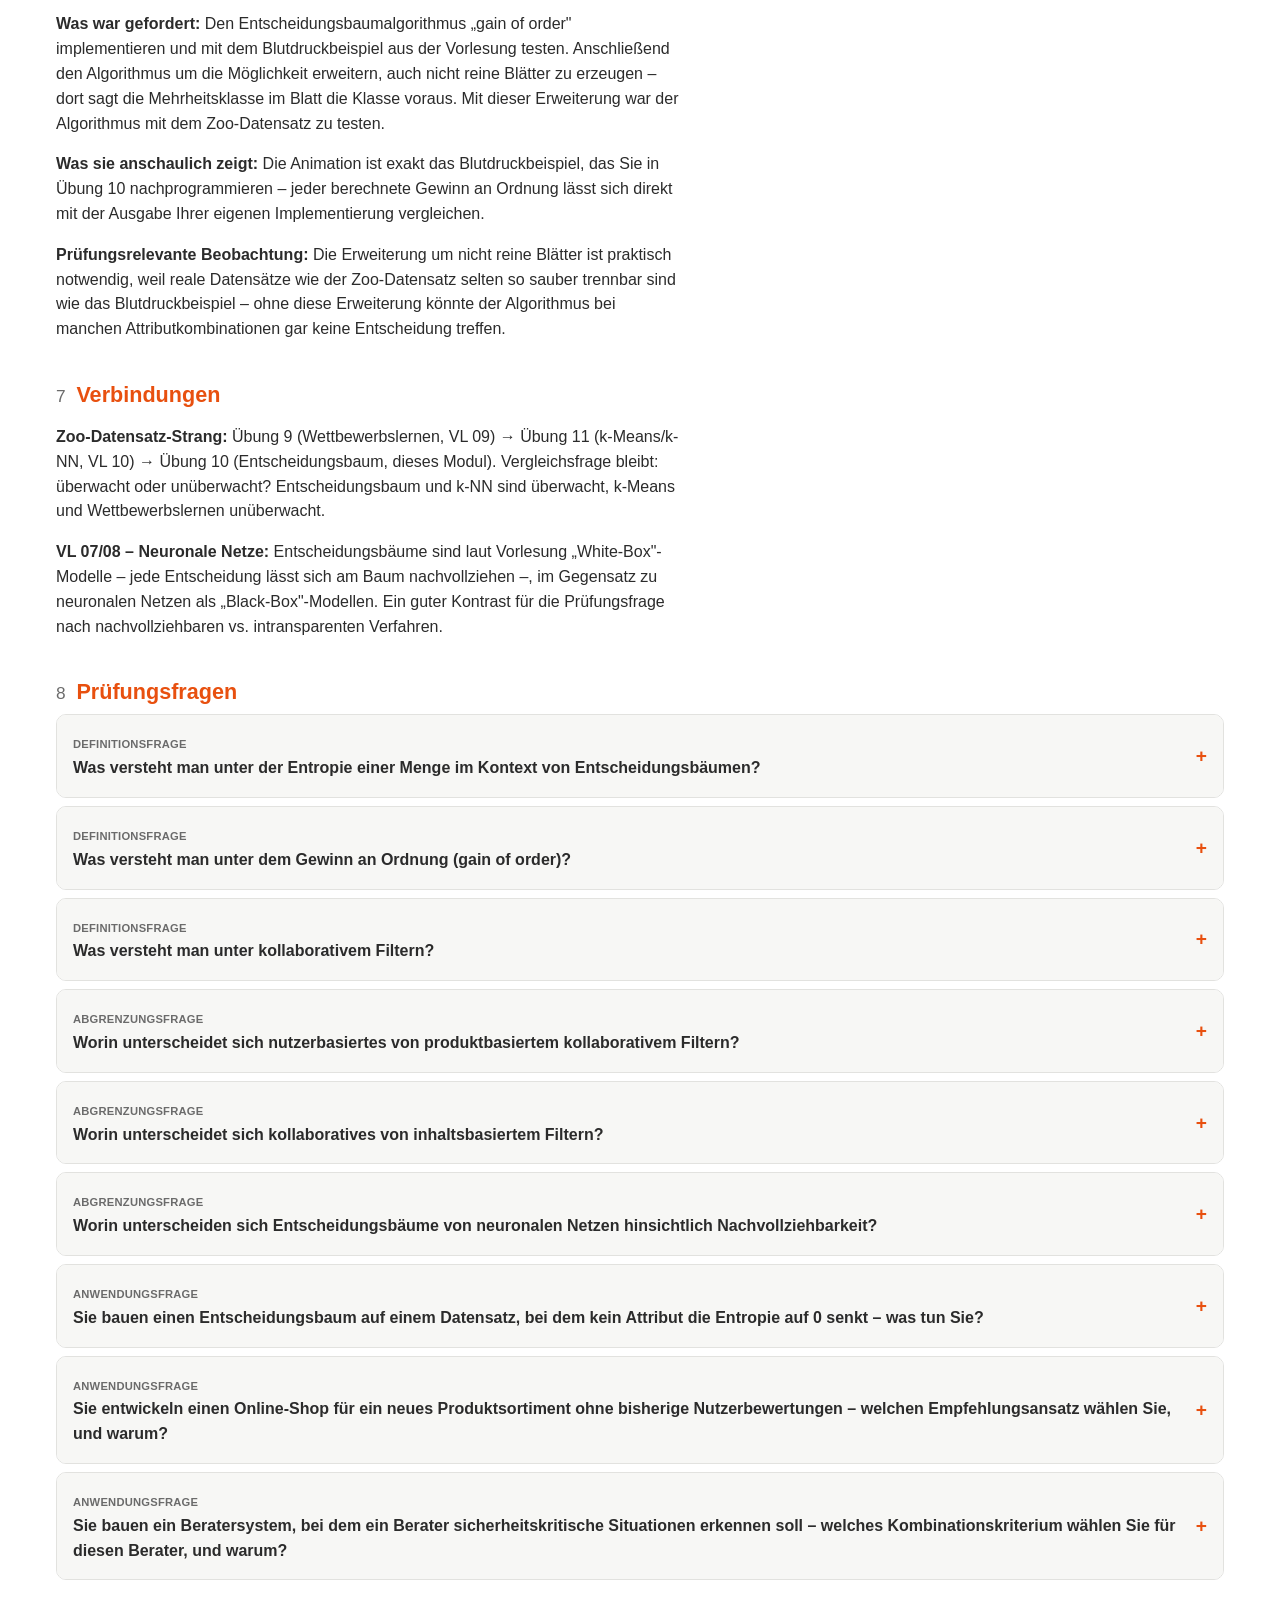
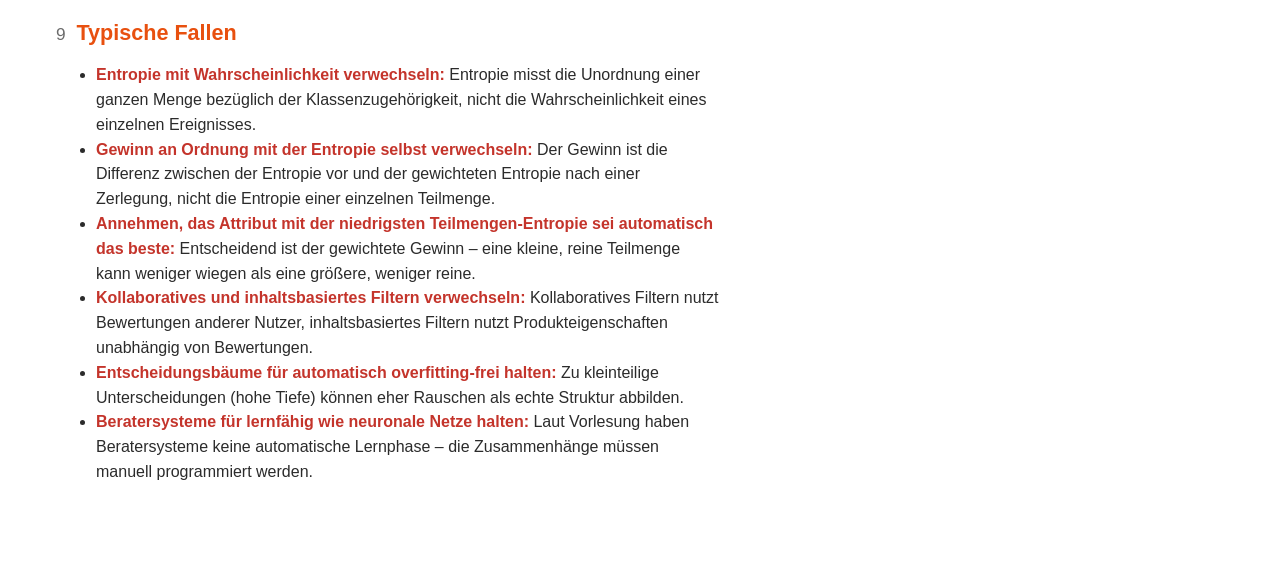
<file: lectures/vl11-machine-learning-iii.html>
<!doctype html>
<html lang="de">
<head>
  <meta charset="utf-8">
  <meta name="viewport" content="width=device-width, initial-scale=1">
  <title>VL 11 – Machine Learning III · Adaptive Systeme</title>
  <link rel="stylesheet" href="../assets/theme.css">
  <style>
    /* Modulspezifisches Layout - nutzt ausschließlich var(--as-*) aus theme.css. */
    .modul-wrapper { max-width: 1200px; margin: 0 auto; padding: var(--as-abstand-l) var(--as-abstand-m) var(--as-abstand-xl); }
    .modul-kopf { display: flex; flex-wrap: wrap; align-items: center; justify-content: space-between; gap: var(--as-abstand-s); padding: var(--as-abstand-m); border-bottom: 1px solid var(--as-rahmen); margin-bottom: var(--as-abstand-l); }
    .modul-kopf__meta { color: var(--as-text-gedaempft); font-size: 0.85rem; margin: 0.2em 0 0; }
    .quelle-link { font-size: 0.8rem; color: var(--as-text-gedaempft); }
    .hinweis-korrektur { background: var(--as-akzent-gedeckt); border: 1px solid var(--as-akzent); border-radius: var(--as-radius-m); padding: var(--as-abstand-s) var(--as-abstand-m); font-size: 0.82rem; margin-bottom: var(--as-abstand-l); }
    section { margin-bottom: var(--as-abstand-xl); }
    section h2 { display: flex; align-items: baseline; gap: 0.5em; }
    section h2 .modul-nr { color: var(--as-text-gedaempft); font-size: 0.8em; font-weight: 400; }
    section h3 { color: var(--as-ablauf); font-size: 1rem; margin-top: var(--as-abstand-l); }
    .begriffe-liste { display: grid; grid-template-columns: repeat(auto-fill, minmax(240px, 1fr)); gap: var(--as-abstand-m); padding: 0; margin: 0; }
    .begriffe-liste dt { font-weight: 600; color: var(--as-begriff); }
    .begriffe-liste dd { margin: 0.2em 0 0; }
    .bestandteile-liste { display: grid; gap: var(--as-abstand-s); margin: 0 0 var(--as-abstand-m); }
    .bestandteil { display: grid; grid-template-columns: 13rem 1fr; gap: var(--as-abstand-m); align-items: start; }
    .bestandteil dt { font-weight: 600; color: var(--as-ablauf); }
    .bestandteil dd { margin: 0; }
    @media (max-width: 520px) { .bestandteil { grid-template-columns: 1fr; } }
    ol.ablauf-liste li { margin-bottom: 0.6em; }

    /* ---------- Animation ---------- */
    .baum-svg { width: 100%; max-width: 420px; height: 240px; background: var(--as-flaeche-erhoeht); border: 1px solid var(--as-rahmen); border-radius: var(--as-radius-s); }
    .baum-knoten { fill: var(--as-flaeche); stroke: var(--as-begriff); stroke-width: 1.6; }
    .baum-blatt { fill: var(--as-akzent-gedeckt); stroke: var(--as-ablauf); stroke-width: 1.6; }
    .baum-pending { fill: var(--as-flaeche); stroke: var(--as-rahmen); stroke-width: 1.4; stroke-dasharray: 3 2; }
    .baum-kante { stroke: var(--as-text-gedaempft); stroke-width: 1.2; }
    .baum-text { font-size: 8px; text-anchor: middle; fill: var(--as-text); }
    .baum-text--klein { font-size: 6.5px; text-anchor: middle; fill: var(--as-text-gedaempft); }

    table.gewinn-tabelle { border-collapse: collapse; width: 100%; font-size: 0.82rem; margin-top: var(--as-abstand-s); }
    table.gewinn-tabelle th, table.gewinn-tabelle td { border: 1px solid var(--as-rahmen); padding: 0.35em 0.6em; text-align: center; }
    table.gewinn-tabelle th { background: var(--as-flaeche-erhoeht); color: var(--as-ablauf); }
    table.gewinn-tabelle tr[data-sieger="true"] td { color: var(--as-akzent); font-weight: 600; }
    .as-tabellenwrapper { overflow-x: auto; }
    table.daten-tabelle { border-collapse: collapse; font-size: 0.72rem; }
    table.daten-tabelle th, table.daten-tabelle td { border: 1px solid var(--as-rahmen); padding: 0.2em 0.45em; text-align: center; }
    table.daten-tabelle th { background: var(--as-flaeche-erhoeht); }
  </style>
</head>
<body>
  <div class="modul-wrapper">
    <header class="modul-kopf">
      <div>
        <h1>VL 11 – Machine Learning III</h1>
        <p class="modul-kopf__meta">Adaptive Systeme</p>
      </div>
    </header>

    <p class="hinweis-korrektur">
      <strong>Hinweis:</strong> Dieses Modul behandelt Entscheidungsbäume, wie in
      <code>VL11-Machine-Learning-III.pdf</code> tatsächlich vorgestellt – ursprünglich
      war angenommen worden, VL 11 behandle k-Means/k-NN. Die Zuordnung wurde korrigiert
      (Details in <code>design.md</code>, Abschnitt 2); dieses Modul gehört inhaltlich zu
      Übung 10, nicht Übung 11.
    </p>

    <section id="kernidee">
      <h2><span class="modul-nr">1</span> Kernidee in drei Sätzen</h2>
      <p>
        Ein Entscheidungsbaum klassifiziert, indem er ausgehend von der Wurzel an jedem
        Knoten ein Attribut prüft und dem passenden Ast folgt, bis ein Blatt mit
        eindeutiger Klasse erreicht ist. Beim Aufbau aus Trainingsdaten wählt der
        Gain-of-order-Ansatz an jedem Knoten das Attribut, das die Entropie – die
        Unordnung bezüglich der Klassenzugehörigkeit – am stärksten verringert.
        Empfehlungs- und Beratersysteme lösen ein verwandtes Problem auf andere Weise:
        Sie leiten Entscheidungen nicht aus einem gelernten Baum, sondern aus der
        Ähnlichkeit zu anderen Nutzern beziehungsweise aus der Aggregation mehrerer
        unabhängiger Bewertungen ab.
      </p>
    </section>

    <section id="begriffe">
      <h2><span class="modul-nr">2</span> Begriffe</h2>
      <dl class="begriffe-liste">
        <div><dt>Entscheidungsbaum</dt><dd>Geordneter, gerichteter Baum, dessen Knoten Attributtests und dessen Blätter Klassen entsprechen.</dd></div>
        <div><dt>Entropie H(M)</dt><dd>Maß für die Unordnung einer Menge bezüglich der Klassenzugehörigkeit ihrer Elemente.</dd></div>
        <div><dt>Gewinn an Ordnung (Gain of order) H_G</dt><dd>Verringerung der Entropie, die eine Zerlegung nach einem bestimmten Attribut erreicht.</dd></div>
        <div><dt>Reine Teilmenge</dt><dd>Eine Teilmenge, in der alle Elemente derselben Klasse angehören (Entropie 0).</dd></div>
        <div><dt>Overfitting (bei Entscheidungsbäumen)</dt><dd>Zu kleinteilige Unterscheidungen, die eher Rauschen als echte Struktur abbilden.</dd></div>
        <div><dt>Random Forest</dt><dd>Ensemble mehrerer, im Idealfall unkorrelierter Entscheidungsbäume, die per Mehrheitsentscheid kombiniert werden.</dd></div>
        <div><dt>Kollaboratives Filtern</dt><dd>Empfehlung auf Basis der Ähnlichkeit zwischen Nutzern oder Produkten anhand ihrer Bewertungen.</dd></div>
        <div><dt>Inhaltsbasiertes Filtern</dt><dd>Empfehlung auf Basis der Ähnlichkeit von Produkteigenschaften, unabhängig von Nutzerbewertungen.</dd></div>
        <div><dt>Kaltstartproblem</dt><dd>Fehlende Empfehlungsqualität für neue Nutzer oder Produkte ohne ausreichende Bewertungshistorie.</dd></div>
        <div><dt>Beratersystem</dt><dd>Aggregiert die Bewertungen mehrerer unabhängiger „Berater" zu einer Gesamtentscheidung, ohne dass Zusammenhänge gelernt werden müssen.</dd></div>
      </dl>
    </section>

    <section id="bestandteile">
      <h2><span class="modul-nr">3</span> Bestandteile</h2>

      <h3>Entscheidungsbaum</h3>
      <dl class="bestandteile-liste">
        <div class="bestandteil"><dt>Knoten</dt><dd>Testet ein Attribut des zu klassifizierenden Objekts.</dd></div>
        <div class="bestandteil"><dt>Blatt</dt><dd>Entspricht einer eindeutigen (oder, bei nicht reinen Blättern, der häufigsten) Klasse.</dd></div>
        <div class="bestandteil"><dt>Entropie H(M) = Σ −pₓ·log₂(pₓ)</dt><dd>Misst die Unordnung einer Menge bezüglich der Klassenzugehörigkeit.</dd></div>
        <div class="bestandteil"><dt>Gewinn an Ordnung H_G = H_M − ⊕(S)</dt><dd>Kriterium zur Wahl des besten Splitting-Attributs an jedem Knoten.</dd></div>
      </dl>

      <h3>Empfehlungssysteme</h3>
      <dl class="bestandteile-liste">
        <div class="bestandteil"><dt>Kollaboratives Filtern (nutzer-/produktbasiert)</dt><dd>Nutzt Ähnlichkeiten in den Bewertungen, meist über Kosinusähnlichkeit.</dd></div>
        <div class="bestandteil"><dt>Inhaltsbasiertes Filtern</dt><dd>Nutzt Produkteigenschaften (z. B. Autor, Keywords) statt Bewertungen.</dd></div>
        <div class="bestandteil"><dt>Hybride Systeme</dt><dd>Kombinieren beide Ansätze.</dd></div>
      </dl>

      <h3>Beratersysteme</h3>
      <dl class="bestandteile-liste">
        <div class="bestandteil"><dt>Berater</dt><dd>Bewerten unabhängig voneinander mögliche Aktionen einer Tätigkeit.</dd></div>
        <div class="bestandteil"><dt>Kombinationskriterium (Maximax/Maximin/Maxsum)</dt><dd>Fasst die Beraterstimmen zu einer Gesamtentscheidung zusammen.</dd></div>
        <div class="bestandteil"><dt>Gewichtung</dt><dd>Stärker gewichtete Berater haben größeren Einfluss auf das Ergebnis.</dd></div>
      </dl>
    </section>

    <section id="ablauf">
      <h2><span class="modul-nr">4</span> Ablauf</h2>
      <p>Entscheidungsbaum-Aufbau nach dem Gain-of-order-Ansatz:</p>
      <ol class="ablauf-liste">
        <li>Für die aktuelle Menge M wird die Entropie H(M) berechnet.</li>
        <li>Für jedes noch nicht verwendete Attribut wird geprüft, wie sich M bei einer Zerlegung nach diesem Attribut in Teilmengen aufteilen würde.</li>
        <li>Für jede mögliche Zerlegung wird der Gewinn an Ordnung berechnet: die Entropie von M abzüglich der gewichteten Summe der Teilmengen-Entropien.</li>
        <li>Das Attribut mit dem größten Gewinn an Ordnung wird als Verzweigung an diesem Knoten gewählt.</li>
        <li>Für jede entstehende Teilmenge wird geprüft, ob sie rein ist (Entropie 0); ist sie es, wird sie ein Blatt mit der entsprechenden Klasse.</li>
        <li>Für alle nicht reinen Teilmengen wiederholt sich der Vorgang rekursiv mit den verbleibenden Attributen, bis der gesamte Baum aus reinen (oder, bei der Erweiterung aus Übung 10, ausreichend reinen) Blättern besteht.</li>
      </ol>
    </section>

    <section id="animation">
      <h2><span class="modul-nr">5</span> Animation: Der wachsende Baum am Blutdruckbeispiel</h2>
      <p>
        Alle Werte werden aus den zwölf Patientendaten der Vorlesung live berechnet.
      </p>

      <div class="as-tabellenwrapper">
        <table class="daten-tabelle" id="daten-tabelle"></table>
      </div>

      <p class="ml-werte" id="entropie-info" style="font-size:0.85rem; font-weight:600; min-height:1.3em;"></p>

      <svg class="baum-svg" id="baum-svg" viewBox="0 0 300 220"></svg>

      <div class="as-tabellenwrapper">
        <table class="gewinn-tabelle" id="gewinn-tabelle"></table>
      </div>

      <div class="as-regler-gruppe">
        <div class="as-regler">
          <label for="baum-bp-regler">Neuer Patient: Blood pressure</label>
          <select id="baum-bp-regler">
            <option value="high">high</option>
            <option value="normal" selected>normal</option>
            <option value="low">low</option>
          </select>
        </div>
        <div class="as-regler">
          <label for="baum-age-regler">Alter <output id="baum-age-wert">35</output></label>
          <input type="range" id="baum-age-regler" min="0" max="90" step="1" value="35">
        </div>
      </div>
      <p class="ml-werte" id="baum-test-ergebnis" style="font-size:0.85rem; font-weight:600; min-height:1.3em;"></p>

      <div class="as-step-controller">
        <p class="as-step-text" id="ea-step-text" aria-live="polite"></p>
        <button class="as-button as-button--sekundaer" type="button" data-action="reset">Zurücksetzen</button>
        <button class="as-button as-button--sekundaer" type="button" data-action="prev">← Zurück</button>
        <button class="as-button" type="button" data-action="next">Weiter →</button>
        <button class="as-button as-button--sekundaer" type="button" data-action="play">Abspielen</button>
        <span class="as-step-zaehler" id="ea-zaehler"></span>
      </div>
    </section>

    <section id="praktikum">
      <h2><span class="modul-nr">6</span> Praktikum</h2>
      <p>
        <strong>Was war gefordert:</strong> Den Entscheidungsbaumalgorithmus „gain of
        order" implementieren und mit dem Blutdruckbeispiel aus der Vorlesung testen.
        Anschließend den Algorithmus um die Möglichkeit erweitern, auch nicht reine
        Blätter zu erzeugen – dort sagt die Mehrheitsklasse im Blatt die Klasse voraus.
        Mit dieser Erweiterung war der Algorithmus mit dem Zoo-Datensatz zu testen.
      </p>
      <p>
        <strong>Was sie anschaulich zeigt:</strong> Die Animation ist exakt das
        Blutdruckbeispiel, das Sie in Übung 10 nachprogrammieren – jeder berechnete
        Gewinn an Ordnung lässt sich direkt mit der Ausgabe Ihrer eigenen
        Implementierung vergleichen.
      </p>
      <p>
        <strong>Prüfungsrelevante Beobachtung:</strong> Die Erweiterung um nicht reine
        Blätter ist praktisch notwendig, weil reale Datensätze wie der Zoo-Datensatz
        selten so sauber trennbar sind wie das Blutdruckbeispiel – ohne diese
        Erweiterung könnte der Algorithmus bei manchen Attributkombinationen gar keine
        Entscheidung treffen.
      </p>
    </section>

    <section id="verbindungen">
      <h2><span class="modul-nr">7</span> Verbindungen</h2>
      <p>
        <strong>Zoo-Datensatz-Strang:</strong> Übung 9 (Wettbewerbslernen, VL 09) →
        Übung 11 (k-Means/k-NN, VL 10) → Übung 10 (Entscheidungsbaum, dieses Modul).
        Vergleichsfrage bleibt: überwacht oder unüberwacht? Entscheidungsbaum und k-NN
        sind überwacht, k-Means und Wettbewerbslernen unüberwacht.
      </p>
      <p>
        <strong>VL 07/08 – Neuronale Netze:</strong> Entscheidungsbäume sind laut
        Vorlesung „White-Box"-Modelle – jede Entscheidung lässt sich am Baum
        nachvollziehen –, im Gegensatz zu neuronalen Netzen als „Black-Box"-Modellen. Ein
        guter Kontrast für die Prüfungsfrage nach nachvollziehbaren vs. intransparenten
        Verfahren.
      </p>
    </section>

    <section id="pruefungsfragen">
      <h2><span class="modul-nr">8</span> Prüfungsfragen</h2>
      <div id="quiz-container">

        <div class="as-quiz-item">
          <button class="as-quiz-frage" type="button">
            <span><span class="as-quiz-typ">Definitionsfrage</span><br>Was versteht man unter der Entropie einer Menge im Kontext von Entscheidungsbäumen?</span>
          </button>
          <div class="as-quiz-antwort">
            <p>Die Entropie H(M) einer Menge M misst, wie unsortiert diese Menge
            bezüglich der Klassenzugehörigkeit ihrer Elemente ist. Sie wird berechnet
            als Summe über alle Klassen von minus der relativen Häufigkeit der Klasse
            multipliziert mit ihrem binären Logarithmus. Enthält eine Menge nur
            Elemente einer einzigen Klasse, ist die Entropie 0 (vollständig geordnet);
            sind die Klassen gleich häufig vertreten, ist die Entropie maximal.</p>
          </div>
        </div>

        <div class="as-quiz-item">
          <button class="as-quiz-frage" type="button">
            <span><span class="as-quiz-typ">Definitionsfrage</span><br>Was versteht man unter dem Gewinn an Ordnung (gain of order)?</span>
          </button>
          <div class="as-quiz-antwort">
            <p>Der Gewinn an Ordnung H_G misst, wie stark eine Zerlegung einer Menge
            nach einem bestimmten Attribut die Entropie verringert. Er berechnet sich
            als Entropie der Ausgangsmenge abzüglich der gewichteten Summe der
            Entropien aller entstehenden Teilmengen, wobei die Gewichtung dem Anteil
            der jeweiligen Teilmenge an der Gesamtmenge entspricht. Beim Aufbau eines
            Entscheidungsbaums wird an jedem Knoten das Attribut mit dem größten Gewinn
            an Ordnung für die nächste Verzweigung gewählt.</p>
          </div>
        </div>

        <div class="as-quiz-item">
          <button class="as-quiz-frage" type="button">
            <span><span class="as-quiz-typ">Definitionsfrage</span><br>Was versteht man unter kollaborativem Filtern?</span>
          </button>
          <div class="as-quiz-antwort">
            <p>Kollaboratives Filtern ist ein Empfehlungsansatz, der Informationen
            auswertet, die durch viele Nutzer gemeinsam generiert wurden, etwa
            Bewertungen, Käufe oder Betrachtungen. Beim nutzerbasierten Filtern werden
            Nutzer mit ähnlichem Geschmack gesucht und deren Lieblingsprodukte
            empfohlen; beim produktbasierten Filtern werden stattdessen Produkte mit
            ähnlichem Bewertungsmuster gesucht. Die Ähnlichkeit wird dabei häufig über
            die Kosinusähnlichkeit der Bewertungsvektoren bestimmt.</p>
          </div>
        </div>

        <div class="as-quiz-item">
          <button class="as-quiz-frage" type="button">
            <span><span class="as-quiz-typ">Abgrenzungsfrage</span><br>Worin unterscheidet sich nutzerbasiertes von produktbasiertem kollaborativem Filtern?</span>
          </button>
          <div class="as-quiz-antwort">
            <p>Nutzerbasiertes kollaboratives Filtern sucht Nutzer mit ähnlichem
            Bewertungsverhalten wie der aktuelle Nutzer und empfiehlt deren
            Lieblingsprodukte. Produktbasiertes kollaboratives Filtern sucht dagegen
            Produkte, die ähnlich bewertet wurden wie ein Produkt, das der Nutzer bereits
            gekauft oder gemocht hat. Produktbasiertes Filtern ist dabei stabiler
            gegenüber neuen Bewertungen, weil sich Produktähnlichkeiten seltener ändern
            als Nutzerähnlichkeiten, und lässt sich deshalb im Voraus berechnen.</p>
          </div>
        </div>

        <div class="as-quiz-item">
          <button class="as-quiz-frage" type="button">
            <span><span class="as-quiz-typ">Abgrenzungsfrage</span><br>Worin unterscheidet sich kollaboratives von inhaltsbasiertem Filtern?</span>
          </button>
          <div class="as-quiz-antwort">
            <p>Kollaboratives Filtern benötigt Bewertungen vieler Nutzer, um
            Ähnlichkeiten zwischen Nutzern oder Produkten zu bestimmen – ohne
            ausreichend Bewertungen entsteht das Kaltstartproblem. Inhaltsbasiertes
            Filtern kommt dagegen ohne gesammelte Nutzerbewertungen aus, da es
            stattdessen die Eigenschaften der Produkte selbst auswertet, etwa Autor
            oder Keywords bei Büchern. Beide Ansätze lassen sich auch zu hybriden
            Systemen kombinieren.</p>
          </div>
        </div>

        <div class="as-quiz-item">
          <button class="as-quiz-frage" type="button">
            <span><span class="as-quiz-typ">Abgrenzungsfrage</span><br>Worin unterscheiden sich Entscheidungsbäume von neuronalen Netzen hinsichtlich Nachvollziehbarkeit?</span>
          </button>
          <div class="as-quiz-antwort">
            <p>Ein Entscheidungsbaum ist laut Vorlesung ein White-Box-Modell: Jede
            einzelne Entscheidung lässt sich am Pfad von der Wurzel zum Blatt genau
            nachvollziehen und in einfache Wenn-Dann-Regeln übersetzen. Ein neuronales
            Netz ist dagegen meist eine Black-Box: Warum genau eine bestimmte Ausgabe
            zustande kommt, lässt sich aus den gelernten Gewichten kaum ablesen. Dafür
            können neuronale Netze in der Regel komplexere, nichtlineare Zusammenhänge
            abbilden, für die ein einzelner Entscheidungsbaum weniger geeignet ist.</p>
          </div>
        </div>

        <div class="as-quiz-item">
          <button class="as-quiz-frage" type="button">
            <span><span class="as-quiz-typ">Anwendungsfrage</span><br>Sie bauen einen Entscheidungsbaum auf einem Datensatz, bei dem kein Attribut die Entropie auf 0 senkt – was tun Sie?</span>
          </button>
          <div class="as-quiz-antwort">
            <p>Das bedeutet, dass keine der verfügbaren Zerlegungen zu vollständig
            reinen Teilmengen führt. Ich würde trotzdem das Attribut mit dem größten
            Gewinn an Ordnung wählen und rekursiv mit den verbleibenden Attributen
            weiter verzweigen, bis entweder eine reine Teilmenge entsteht oder keine
            Attribute mehr übrig sind. Für den letzten Fall würde ich die Erweiterung
            aus Übung 10 nutzen: ein nicht reines Blatt erzeugen, das die im Blatt
            häufigste Klasse als Vorhersage liefert.</p>
          </div>
        </div>

        <div class="as-quiz-item">
          <button class="as-quiz-frage" type="button">
            <span><span class="as-quiz-typ">Anwendungsfrage</span><br>Sie entwickeln einen Online-Shop für ein neues Produktsortiment ohne bisherige Nutzerbewertungen – welchen Empfehlungsansatz wählen Sie, und warum?</span>
          </button>
          <div class="as-quiz-antwort">
            <p>Ohne vorhandene Nutzerbewertungen würde kollaboratives Filtern am
            klassischen Kaltstartproblem scheitern, da keine Ähnlichkeiten zwischen
            Nutzern oder Produkten berechnet werden können. Ich würde deshalb mit
            inhaltsbasiertem Filtern starten, das allein auf Produkteigenschaften wie
            Kategorie, Beschreibung oder Keywords basiert und keine
            Bewertungshistorie benötigt. Sobald genügend Nutzerbewertungen vorliegen,
            könnte ich zu einem hybriden System wechseln, das beide Ansätze kombiniert.</p>
          </div>
        </div>

        <div class="as-quiz-item">
          <button class="as-quiz-frage" type="button">
            <span><span class="as-quiz-typ">Anwendungsfrage</span><br>Sie bauen ein Beratersystem, bei dem ein Berater sicherheitskritische Situationen erkennen soll – welches Kombinationskriterium wählen Sie für diesen Berater, und warum?</span>
          </button>
          <div class="as-quiz-antwort">
            <p>Für einen sicherheitskritischen Berater würde ich das
            Maximin-Kriterium in Betracht ziehen, das pessimistisch die am wenigsten
            schlechte Bewertung wählt und damit riskante Aktionen vermeidet, oder dem
            Berater ein starkes Vetorecht bei sicherheitsrelevanten Aktionen einräumen,
            wie es die Vorlesung vorschlägt. Ein optimistisches Maximax-Kriterium wäre
            hier ungeeignet, da es immer die beste Einzelbewertung wählt und damit
            gerade die von einem sicherheitskritischen Berater erkannten Risiken
            übergehen könnte.</p>
          </div>
        </div>

      </div>
    </section>

    <section id="typische-fallen">
      <h2><span class="modul-nr">9</span> Typische Fallen</h2>
      <ul>
        <li><span class="as-achtung">Entropie mit Wahrscheinlichkeit
        verwechseln:</span> Entropie misst die Unordnung einer ganzen Menge bezüglich
        der Klassenzugehörigkeit, nicht die Wahrscheinlichkeit eines einzelnen
        Ereignisses.</li>
        <li><span class="as-achtung">Gewinn an Ordnung mit der Entropie selbst
        verwechseln:</span> Der Gewinn ist die Differenz zwischen der Entropie vor und
        der gewichteten Entropie nach einer Zerlegung, nicht die Entropie einer
        einzelnen Teilmenge.</li>
        <li><span class="as-achtung">Annehmen, das Attribut mit der niedrigsten
        Teilmengen-Entropie sei automatisch das beste:</span> Entscheidend ist der
        gewichtete Gewinn – eine kleine, reine Teilmenge kann weniger wiegen als eine
        größere, weniger reine.</li>
        <li><span class="as-achtung">Kollaboratives und inhaltsbasiertes Filtern
        verwechseln:</span> Kollaboratives Filtern nutzt Bewertungen anderer Nutzer,
        inhaltsbasiertes Filtern nutzt Produkteigenschaften unabhängig von
        Bewertungen.</li>
        <li><span class="as-achtung">Entscheidungsbäume für automatisch
        overfitting-frei halten:</span> Zu kleinteilige Unterscheidungen (hohe Tiefe)
        können eher Rauschen als echte Struktur abbilden.</li>
        <li><span class="as-achtung">Beratersysteme für lernfähig wie neuronale Netze
        halten:</span> Laut Vorlesung haben Beratersysteme keine automatische
        Lernphase – die Zusammenhänge müssen manuell programmiert werden.</li>
      </ul>
    </section>
  </div>

  <script src="../assets/module.js"></script>
  <script>
    (function () {
      "use strict";

      var NS = "http://www.w3.org/2000/svg";
      function svgEl(tag, attrs) {
        var el = document.createElementNS(NS, tag);
        for (var k in attrs) el.setAttribute(k, attrs[k]);
        return el;
      }

      // ---------- Daten & Entropie ----------

      var DATEN = [
        { sex: "m", age: 20, bp: "normal", med: "A" },
        { sex: "f", age: 73, bp: "normal", med: "B" },
        { sex: "f", age: 37, bp: "high", med: "A" },
        { sex: "m", age: 33, bp: "low", med: "B" },
        { sex: "f", age: 48, bp: "high", med: "A" },
        { sex: "m", age: 29, bp: "normal", med: "A" },
        { sex: "f", age: 52, bp: "normal", med: "B" },
        { sex: "m", age: 42, bp: "low", med: "B" },
        { sex: "m", age: 61, bp: "normal", med: "B" },
        { sex: "f", age: 30, bp: "normal", med: "A" },
        { sex: "f", age: 26, bp: "low", med: "B" },
        { sex: "m", age: 54, bp: "high", med: "A" }
      ];

      function entropie(menge) {
        if (menge.length === 0) return 0;
        var counts = {};
        menge.forEach(function (p) { counts[p.med] = (counts[p.med] || 0) + 1; });
        var h = 0;
        Object.keys(counts).forEach(function (k) {
          var px = counts[k] / menge.length;
          h += -px * Math.log2(px);
        });
        return h;
      }

      function gewinn(menge, splitFn) {
        var gruppen = {};
        menge.forEach(function (p) { var k = splitFn(p); (gruppen[k] = gruppen[k] || []).push(p); });
        var hM = entropie(menge);
        var gewichtete = 0;
        Object.keys(gruppen).forEach(function (k) {
          gewichtete += (gruppen[k].length / menge.length) * entropie(gruppen[k]);
        });
        return { gain: hM - gewichtete, gruppen: gruppen, hM: hM };
      }

      function buildDatenTabelle() {
        var t = document.getElementById("daten-tabelle");
        var kopf = document.createElement("tr");
        ["#", "Sex", "Age", "Blood pressure", "Medicine"].forEach(function (h) {
          var th = document.createElement("th"); th.textContent = h; kopf.appendChild(th);
        });
        t.appendChild(kopf);
        DATEN.forEach(function (p, i) {
          var row = document.createElement("tr");
          [i + 1, p.sex, p.age, p.bp, p.med].forEach(function (v) {
            var td = document.createElement("td"); td.textContent = v; row.appendChild(td);
          });
          t.appendChild(row);
        });
      }

      // ---------- Baum-Rendering ----------

      function knoten(id, label, x, y, klasse, unterzeile) {
        return { id: id, label: label, x: x, y: y, klasse: klasse, unterzeile: unterzeile };
      }

      function drawBaum(step) {
        var svg = document.getElementById("baum-svg");
        while (svg.firstChild) svg.removeChild(svg.firstChild);
        if (step < 4) return;

        var root = knoten("root", "Blood pressure", 150, 20, "baum-knoten");
        var highLeaf = knoten("high", "Med A", 55, 100, "baum-blatt", "3×A, 0×B");
        var lowLeaf = knoten("low", "Med B", 245, 100, "baum-blatt", "0×A, 3×B");

        var kanten = [];
        var alleKnoten = [root, highLeaf, lowLeaf];
        kanten.push({ von: root, zu: highLeaf, label: "high" });
        kanten.push({ von: root, zu: lowLeaf, label: "low" });

        if (step < 6) {
          var pending = knoten("normal", "normal (3×A,3×B)", 150, 100, "baum-pending", "weitere Aufteilung nötig");
          alleKnoten.push(pending);
          kanten.push({ von: root, zu: pending, label: "normal" });
        } else {
          var ageNode = knoten("age", "Age", 150, 100, "baum-knoten");
          var le40 = knoten("le40", "Med A", 100, 180, "baum-blatt", "3×A, 0×B");
          var gt40 = knoten("gt40", "Med B", 200, 180, "baum-blatt", "0×A, 3×B");
          alleKnoten.push(ageNode, le40, gt40);
          kanten.push({ von: root, zu: ageNode, label: "normal" });
          kanten.push({ von: ageNode, zu: le40, label: "≤40" });
          kanten.push({ von: ageNode, zu: gt40, label: ">40" });
        }

        kanten.forEach(function (k) {
          svg.appendChild(svgEl("line", { x1: k.von.x, y1: k.von.y + 12, x2: k.zu.x, y2: k.zu.y - 12, class: "baum-kante" }));
          svg.appendChild(svgEl("text", { x: (k.von.x + k.zu.x) / 2, y: (k.von.y + k.zu.y) / 2, class: "baum-text--klein" })).textContent = k.label;
        });

        alleKnoten.forEach(function (n) {
          svg.appendChild(svgEl("rect", { x: n.x - 45, y: n.y - 12, width: 90, height: 24, rx: 5, class: n.klasse }));
          svg.appendChild(svgEl("text", { x: n.x, y: n.y + 3, class: "baum-text" })).textContent = n.label;
          if (n.unterzeile) {
            svg.appendChild(svgEl("text", { x: n.x, y: n.y + 22, class: "baum-text--klein" })).textContent = n.unterzeile;
          }
        });
      }

      // ---------- Gewinn-Tabelle ----------

      function renderGewinnTabelle(step) {
        var t = document.getElementById("gewinn-tabelle");
        t.innerHTML = "";
        if (step < 2) return;

        var basis = step < 5 ? DATEN : DATEN.filter(function (p) { return p.bp === "normal"; });
        var kandidaten;
        if (step < 5) {
          kandidaten = [
            { name: "Blood pressure", fn: function (p) { return p.bp; } },
            { name: "Sex", fn: function (p) { return p.sex; } },
            { name: "Age (≤40/>40)", fn: function (p) { return p.age <= 40 ? "≤40" : ">40"; } }
          ];
        } else {
          kandidaten = [
            { name: "Sex", fn: function (p) { return p.sex; } },
            { name: "Age (≤40/>40)", fn: function (p) { return p.age <= 40 ? "≤40" : ">40"; } }
          ];
        }

        var kopf = document.createElement("tr");
        ["Attribut", "Gewinn an Ordnung H_G"].forEach(function (h) {
          var th = document.createElement("th"); th.textContent = h; kopf.appendChild(th);
        });
        t.appendChild(kopf);

        var ergebnisse = kandidaten.map(function (k) { return { name: k.name, gain: gewinn(basis, k.fn).gain }; });
        var bester = ergebnisse.reduce(function (b, e) { return e.gain > b.gain ? e : b; }, ergebnisse[0]);

        ergebnisse.forEach(function (e) {
          var row = document.createElement("tr");
          if ((step === 3 || step === 5) && e.name === bester.name) row.dataset.sieger = "true";
          var tdName = document.createElement("td"); tdName.textContent = e.name; row.appendChild(tdName);
          var tdGain = document.createElement("td"); tdGain.textContent = e.gain.toFixed(3); row.appendChild(tdGain);
          t.appendChild(row);
        });
      }

      // ---------- Schrittsteuerung ----------

      var SCHRITTE = [
        "Zwölf Patienten sollen anhand von Geschlecht, Alter und Blutdruck einem Medikament (A oder B) zugeordnet werden.",
        "Die Entropie der Gesamtmenge H(M) wird berechnet: 6× A und 6× B ergeben die maximale Unordnung H(M) = 1.",
        "Für jedes der drei Attribute – Blood pressure, Sex, Age – wird der Gewinn an Ordnung berechnet, den eine Zerlegung danach erzielen würde.",
        "Blood pressure erzielt den größten Gewinn an Ordnung und wird als Wurzelattribut gewählt.",
        "Die Zweige „high“ und „low“ sind bereits rein (nur Medikament A bzw. nur B) und werden zu Blättern. Der Zweig „normal“ ist noch gemischt (3×A, 3×B) und braucht eine weitere Aufteilung.",
        "Für die „normal“-Teilmenge wird erneut der Gewinn an Ordnung berechnet – diesmal nur noch für Sex und Age, da Blood pressure bereits verwendet wurde.",
        "Age erzielt hier den größten – sogar perfekten – Gewinn an Ordnung und wird gewählt. Sex hätte keine reinen Teilmengen erzeugt und spielt im fertigen Baum keine Rolle. Testen Sie unten einen neuen Patienten am fertigen Baum."
      ];

      function renderEntropieInfo(step) {
        var info = document.getElementById("entropie-info");
        if (step < 1) {
          info.textContent = "";
        } else if (step < 5) {
          info.textContent = "H(M) gesamt = " + entropie(DATEN).toFixed(3) + " (6×A, 6×B) – maximale Unordnung, beide Klassen gleich häufig.";
        } else {
          var normal = DATEN.filter(function (p) { return p.bp === "normal"; });
          info.textContent = "H(normal) = " + entropie(normal).toFixed(3) + " (3×A, 3×B) – die „normal“-Teilmenge ist noch vollständig ungeordnet.";
        }
      }

      function klassifiziere(bp, age) {
        if (bp === "high") return "A";
        if (bp === "low") return "B";
        return age <= 40 ? "A" : "B";
      }

      function renderTestpatient(step) {
        var el = document.getElementById("baum-test-ergebnis");
        if (step < 6) { el.textContent = ""; return; }
        var bp = document.getElementById("baum-bp-regler").value;
        var age = Number(document.getElementById("baum-age-regler").value);
        var med = klassifiziere(bp, age);
        el.textContent = "Neuer Patient (Blood pressure=" + bp + ", Age=" + age + ") wird vom fertigen Baum Medikament " + med + " zugeordnet.";
      }

      function render(step) {
        buildDatenTabelle();
        drawBaum(step);
        renderGewinnTabelle(step);
        renderEntropieInfo(step);
        renderTestpatient(step);

        document.getElementById("ea-step-text").textContent = SCHRITTE[step];
        document.getElementById("ea-zaehler").textContent = "Schritt " + (step + 1) + " von " + SCHRITTE.length;
      }

      document.addEventListener("DOMContentLoaded", function () {
        if (window.ASModule) {
          window.ASModule.initTheme(document.getElementById("as-theme-toggle"));
          window.ASModule.initQuiz("#quiz-container");
        }

        var controller = window.ASModule.createStepController({
          stepCount: SCHRITTE.length,
          onRender: render
        });

        document.querySelectorAll("[data-action]").forEach(function (btn) {
          btn.addEventListener("click", function () {
            var action = btn.getAttribute("data-action");
            if (action === "next") controller.next();
            else if (action === "prev") controller.prev();
            else if (action === "reset") controller.reset();
            else if (action === "play") controller.play();
          });
        });

        document.getElementById("baum-bp-regler").addEventListener("change", function () {
          renderTestpatient(controller.current());
        });
        var ageRegler = document.getElementById("baum-age-regler");
        var ageWert = document.getElementById("baum-age-wert");
        ageRegler.addEventListener("input", function () {
          ageWert.textContent = ageRegler.value;
          renderTestpatient(controller.current());
        });
      });
    })();
  </script>
</body>
</html>
</file>
<file: assets/theme.css>
/*
  Adaptive Systeme – geteiltes Design-System
  Einzige Quelle für Farben, Abstände und Typografie (design.md Abschnitt 4).
  Wird sowohl von der Shell (index.html) als auch von jedem Modul unter
  lectures/ eingebunden. Kein Modul darf eigene Farbwerte definieren.
*/

:root {
  --as-akzent: #E8500F;
  --as-akzent-gedeckt: #FDF0E9;
  --as-text: #2B2B2B;
  --as-text-gedaempft: #6B6B6B;
  --as-flaeche: #FFFFFF;
  --as-flaeche-erhoeht: #F7F7F5;
  --as-rahmen: #E2E2DF;

  --as-begriff: #1F6FB2;
  --as-ablauf: #2E8B57;
  --as-achtung: #C4342B;

  --as-akzent-kontrast: #FFFFFF;

  --as-schatten: 0 1px 2px rgba(43, 43, 43, 0.08), 0 2px 8px rgba(43, 43, 43, 0.06);

  --as-radius-s: 6px;
  --as-radius-m: 10px;
  --as-radius-l: 14px;

  --as-abstand-xs: 0.25rem;
  --as-abstand-s: 0.5rem;
  --as-abstand-m: 1rem;
  --as-abstand-l: 1.5rem;
  --as-abstand-xl: 2.5rem;

  --as-schrift: -apple-system, BlinkMacSystemFont, "Segoe UI", Roboto, Helvetica,
    Arial, sans-serif, "Apple Color Emoji", "Segoe UI Emoji";
  --as-schrift-mono: ui-monospace, SFMono-Regular, Menlo, Consolas, monospace;

  --as-transition: 150ms ease;

  color-scheme: light;
}

:root[data-theme="dark"] {
  --as-akzent: #FF7A3D;
  --as-akzent-gedeckt: #3A2A1F;
  --as-text: #EDEDEA;
  --as-text-gedaempft: #A8A8A3;
  --as-flaeche: #1B1B19;
  --as-flaeche-erhoeht: #242422;
  --as-rahmen: #38382F;

  --as-begriff: #6CA9E0;
  --as-ablauf: #5FC98A;
  --as-achtung: #E37D74;

  --as-akzent-kontrast: #1B1B19;

  --as-schatten: 0 1px 2px rgba(0, 0, 0, 0.35), 0 2px 10px rgba(0, 0, 0, 0.3);

  color-scheme: dark;
}

@media (prefers-color-scheme: dark) {
  :root:not([data-theme="light"]) {
    --as-akzent: #FF7A3D;
    --as-akzent-gedeckt: #3A2A1F;
    --as-text: #EDEDEA;
    --as-text-gedaempft: #A8A8A3;
    --as-flaeche: #1B1B19;
    --as-flaeche-erhoeht: #242422;
    --as-rahmen: #38382F;

    --as-begriff: #6CA9E0;
    --as-ablauf: #5FC98A;
    --as-achtung: #E37D74;

    --as-akzent-kontrast: #1B1B19;

    --as-schatten: 0 1px 2px rgba(0, 0, 0, 0.35), 0 2px 10px rgba(0, 0, 0, 0.3);

    color-scheme: dark;
  }
}

*, *::before, *::after {
  box-sizing: border-box;
}

html {
  font-family: var(--as-schrift);
  color: var(--as-text);
  background: var(--as-flaeche);
}

body {
  margin: 0;
  min-width: 320px;
  background: var(--as-flaeche);
  color: var(--as-text);
  line-height: 1.55;
}

h1, h2, h3, h4 {
  color: var(--as-akzent);
  line-height: 1.25;
  margin: 0 0 var(--as-abstand-s);
}

h1 { font-size: 1.75rem; }
h2 { font-size: 1.35rem; }
h3 { font-size: 1.1rem; }
h4 { font-size: 1rem; }

p, li {
  max-width: 70ch;
}

a {
  color: var(--as-akzent);
}

a:not(:hover) {
  text-decoration-thickness: 1px;
}

code, pre {
  font-family: var(--as-schrift-mono);
  background: var(--as-flaeche-erhoeht);
  border-radius: var(--as-radius-s);
}

code {
  padding: 0.1em 0.4em;
}

pre {
  padding: var(--as-abstand-m);
  overflow-x: auto;
  border: 1px solid var(--as-rahmen);
}

hr {
  border: none;
  border-top: 1px solid var(--as-rahmen);
  margin: var(--as-abstand-l) 0;
}

/* ---------- Bausteine ---------- */

.as-karte {
  background: var(--as-flaeche-erhoeht);
  border: 1px solid var(--as-rahmen);
  border-radius: var(--as-radius-m);
  padding: var(--as-abstand-m);
  box-shadow: var(--as-schatten);
}

.as-hinweiskasten {
  background: var(--as-akzent-gedeckt);
  border: 1px solid var(--as-akzent);
  border-radius: var(--as-radius-m);
  padding: var(--as-abstand-m);
}

.as-button {
  font: inherit;
  font-weight: 600;
  color: var(--as-akzent-kontrast);
  background: var(--as-akzent);
  border: 1px solid var(--as-akzent);
  border-radius: var(--as-radius-s);
  padding: 0.5em 1em;
  cursor: pointer;
  transition: opacity var(--as-transition);
}

.as-button:hover {
  opacity: 0.88;
}

.as-button:disabled {
  opacity: 0.45;
  cursor: not-allowed;
}

.as-button--sekundaer {
  color: var(--as-akzent);
  background: transparent;
}

.as-button--icon {
  padding: 0.4em 0.6em;
  line-height: 1;
}

.as-badge {
  display: inline-flex;
  align-items: center;
  gap: 0.3em;
  font-size: 0.75rem;
  font-weight: 600;
  letter-spacing: 0.02em;
  text-transform: uppercase;
  padding: 0.2em 0.6em;
  border-radius: 999px;
  border: 1px solid var(--as-rahmen);
  color: var(--as-text-gedaempft);
  background: var(--as-flaeche);
}

.as-badge--entwurf {
  color: var(--as-achtung);
  border-color: var(--as-achtung);
  background: transparent;
}

.as-badge--fertig {
  color: var(--as-ablauf);
  border-color: var(--as-ablauf);
  background: transparent;
}

/* Semantische Textmarkierungen - feste Bedeutung, nie dekorativ */

.as-begriff { color: var(--as-begriff); font-weight: 600; }
.as-ablauf { color: var(--as-ablauf); font-weight: 600; }
.as-achtung { color: var(--as-achtung); font-weight: 600; }

.as-box--begriff, .as-box--ablauf, .as-box--achtung {
  border-radius: var(--as-radius-m);
  padding: var(--as-abstand-m);
  border: 1px solid;
  background: var(--as-flaeche-erhoeht);
}

.as-box--begriff { border-color: var(--as-begriff); }
.as-box--ablauf { border-color: var(--as-ablauf); }
.as-box--achtung { border-color: var(--as-achtung); }

/* Prüfungsfragen (Quiz) */

.as-quiz-item {
  border: 1px solid var(--as-rahmen);
  border-radius: var(--as-radius-m);
  margin-bottom: var(--as-abstand-s);
  overflow: hidden;
}

.as-quiz-frage {
  width: 100%;
  text-align: left;
  font: inherit;
  font-weight: 600;
  color: var(--as-text);
  background: var(--as-flaeche-erhoeht);
  border: none;
  padding: var(--as-abstand-m);
  cursor: pointer;
  display: flex;
  align-items: center;
  justify-content: space-between;
  gap: var(--as-abstand-s);
}

.as-quiz-frage::after {
  content: "+";
  color: var(--as-akzent);
  font-size: 1.2em;
  flex-shrink: 0;
  transition: transform var(--as-transition);
}

.as-quiz-item[data-offen="true"] .as-quiz-frage::after {
  transform: rotate(45deg);
}

.as-quiz-antwort {
  padding: 0 var(--as-abstand-m);
  max-height: 0;
  overflow: hidden;
  color: var(--as-text);
  transition: max-height var(--as-transition), padding var(--as-transition);
}

.as-quiz-item[data-offen="true"] .as-quiz-antwort {
  padding: var(--as-abstand-m);
  max-height: 40em;
}

.as-quiz-typ {
  font-size: 0.7rem;
  font-weight: 600;
  text-transform: uppercase;
  color: var(--as-text-gedaempft);
  letter-spacing: 0.02em;
}

/* Werte-Regler für interaktive Module */

.as-regler-gruppe {
  display: flex;
  flex-wrap: wrap;
  gap: var(--as-abstand-l);
  padding: var(--as-abstand-m);
  background: var(--as-flaeche-erhoeht);
  border: 1px solid var(--as-rahmen);
  border-radius: var(--as-radius-m);
  margin-bottom: var(--as-abstand-m);
}

.as-regler {
  display: flex;
  flex-direction: column;
  gap: 0.3em;
  flex: 1 1 200px;
}

.as-regler label {
  font-size: 0.85rem;
  font-weight: 600;
  color: var(--as-text);
  display: flex;
  justify-content: space-between;
  gap: 0.5em;
}

.as-regler output {
  color: var(--as-akzent);
  font-variant-numeric: tabular-nums;
}

.as-regler input[type="range"] {
  width: 100%;
  accent-color: var(--as-akzent);
}

/* Schrittsteuerung für Animationen */

.as-step-controller {
  display: flex;
  flex-wrap: wrap;
  align-items: center;
  gap: var(--as-abstand-s);
  margin-top: var(--as-abstand-m);
}

.as-step-text {
  flex-basis: 100%;
  min-height: 1.6em;
  padding: var(--as-abstand-s) var(--as-abstand-m);
  background: var(--as-akzent-gedeckt);
  border-left: 3px solid var(--as-akzent);
  border-radius: var(--as-radius-s);
}

.as-step-zaehler {
  color: var(--as-text-gedaempft);
  font-size: 0.9rem;
  margin-left: auto;
}

/* Layout-Hilfen */

.as-tabellenwrapper {
  overflow-x: auto;
}

/* ---------- Shell-Layout (nur von index.html verwendet) ---------- */

.as-shell-header {
  position: sticky;
  top: 0;
  z-index: 10;
  display: flex;
  flex-wrap: wrap;
  align-items: center;
  justify-content: space-between;
  gap: var(--as-abstand-m);
  padding: var(--as-abstand-m) var(--as-abstand-l);
  background: var(--as-flaeche);
  border-bottom: 1px solid var(--as-rahmen);
}

.as-shell-header__titel {
  display: flex;
  align-items: center;
  gap: var(--as-abstand-s);
}

.as-shell-header h1 {
  font-size: 1.25rem;
  margin: 0;
}

.as-shell-header__untertitel {
  margin: 0;
  color: var(--as-text-gedaempft);
  font-size: 0.85rem;
}

.as-shell-header__controls {
  display: flex;
  align-items: center;
  gap: var(--as-abstand-s);
  flex-wrap: wrap;
}

.as-suche {
  font: inherit;
  padding: 0.5em 0.8em;
  border-radius: var(--as-radius-s);
  border: 1px solid var(--as-rahmen);
  background: var(--as-flaeche-erhoeht);
  color: var(--as-text);
  min-width: 12rem;
}

.as-shell-body {
  display: flex;
  align-items: flex-start;
  min-height: calc(100vh - 4rem);
}

.as-sidebar {
  flex: 0 0 260px;
  padding: var(--as-abstand-m);
  border-right: 1px solid var(--as-rahmen);
  position: sticky;
  top: 4rem;
  max-height: calc(100vh - 4rem);
  overflow-y: auto;
}

.as-sidebar__eintrag {
  display: block;
  width: 100%;
  text-align: left;
  font: inherit;
  background: transparent;
  border: none;
  border-radius: var(--as-radius-s);
  padding: var(--as-abstand-s);
  cursor: pointer;
  color: var(--as-text);
}

.as-sidebar__eintrag:hover {
  background: var(--as-flaeche-erhoeht);
}

.as-sidebar__eintrag[aria-current="true"] {
  background: var(--as-akzent-gedeckt);
  border-left: 3px solid var(--as-akzent);
}

.as-sidebar__titel {
  display: flex;
  align-items: center;
  gap: 0.4em;
  font-weight: 600;
}

.as-sidebar__uebung {
  display: block;
  color: var(--as-text-gedaempft);
  font-size: 0.8rem;
  margin-top: 0.15em;
}

.as-main {
  flex: 1 1 auto;
  padding: var(--as-abstand-l);
  min-width: 0;
}

.as-fortschritt-leiste {
  margin: 0 0 var(--as-abstand-l);
  color: var(--as-text-gedaempft);
  font-size: 0.9rem;
}

.as-kachel-grid {
  display: grid;
  grid-template-columns: repeat(auto-fill, minmax(260px, 1fr));
  gap: var(--as-abstand-m);
}

.as-kachel {
  display: block;
  text-align: left;
  cursor: pointer;
  color: inherit;
}

.as-kachel__kopf {
  display: flex;
  justify-content: space-between;
  align-items: flex-start;
  gap: var(--as-abstand-s);
}

.as-kachel__fortschritt {
  display: flex;
  align-items: center;
  gap: 0.4em;
  margin-top: var(--as-abstand-s);
  font-size: 0.85rem;
  color: var(--as-text-gedaempft);
}

.as-kein-treffer {
  color: var(--as-text-gedaempft);
  padding: var(--as-abstand-l) 0;
}

.as-modul-ansicht__leiste {
  display: flex;
  justify-content: flex-end;
  align-items: center;
  gap: var(--as-abstand-s);
  margin-bottom: var(--as-abstand-m);
}

.as-modul-iframe {
  width: 100%;
  min-height: 80vh;
  border: 1px solid var(--as-rahmen);
  border-radius: var(--as-radius-m);
  background: var(--as-flaeche);
}

.as-fehlender-hinweis {
  border-color: var(--as-achtung);
}

.as-fehlender-hinweis code {
  display: inline-block;
  margin-top: var(--as-abstand-s);
}

@media (max-width: 720px) {
  .as-shell-body {
    flex-direction: column;
  }
  .as-sidebar {
    flex: 1 1 auto;
    position: static;
    max-height: none;
    border-right: none;
    border-bottom: 1px solid var(--as-rahmen);
    width: 100%;
  }
}

@media (prefers-reduced-motion: reduce) {
  * {
    animation-duration: 0.001ms !important;
    animation-iteration-count: 1 !important;
    transition-duration: 0.001ms !important;
  }
}
</file>
